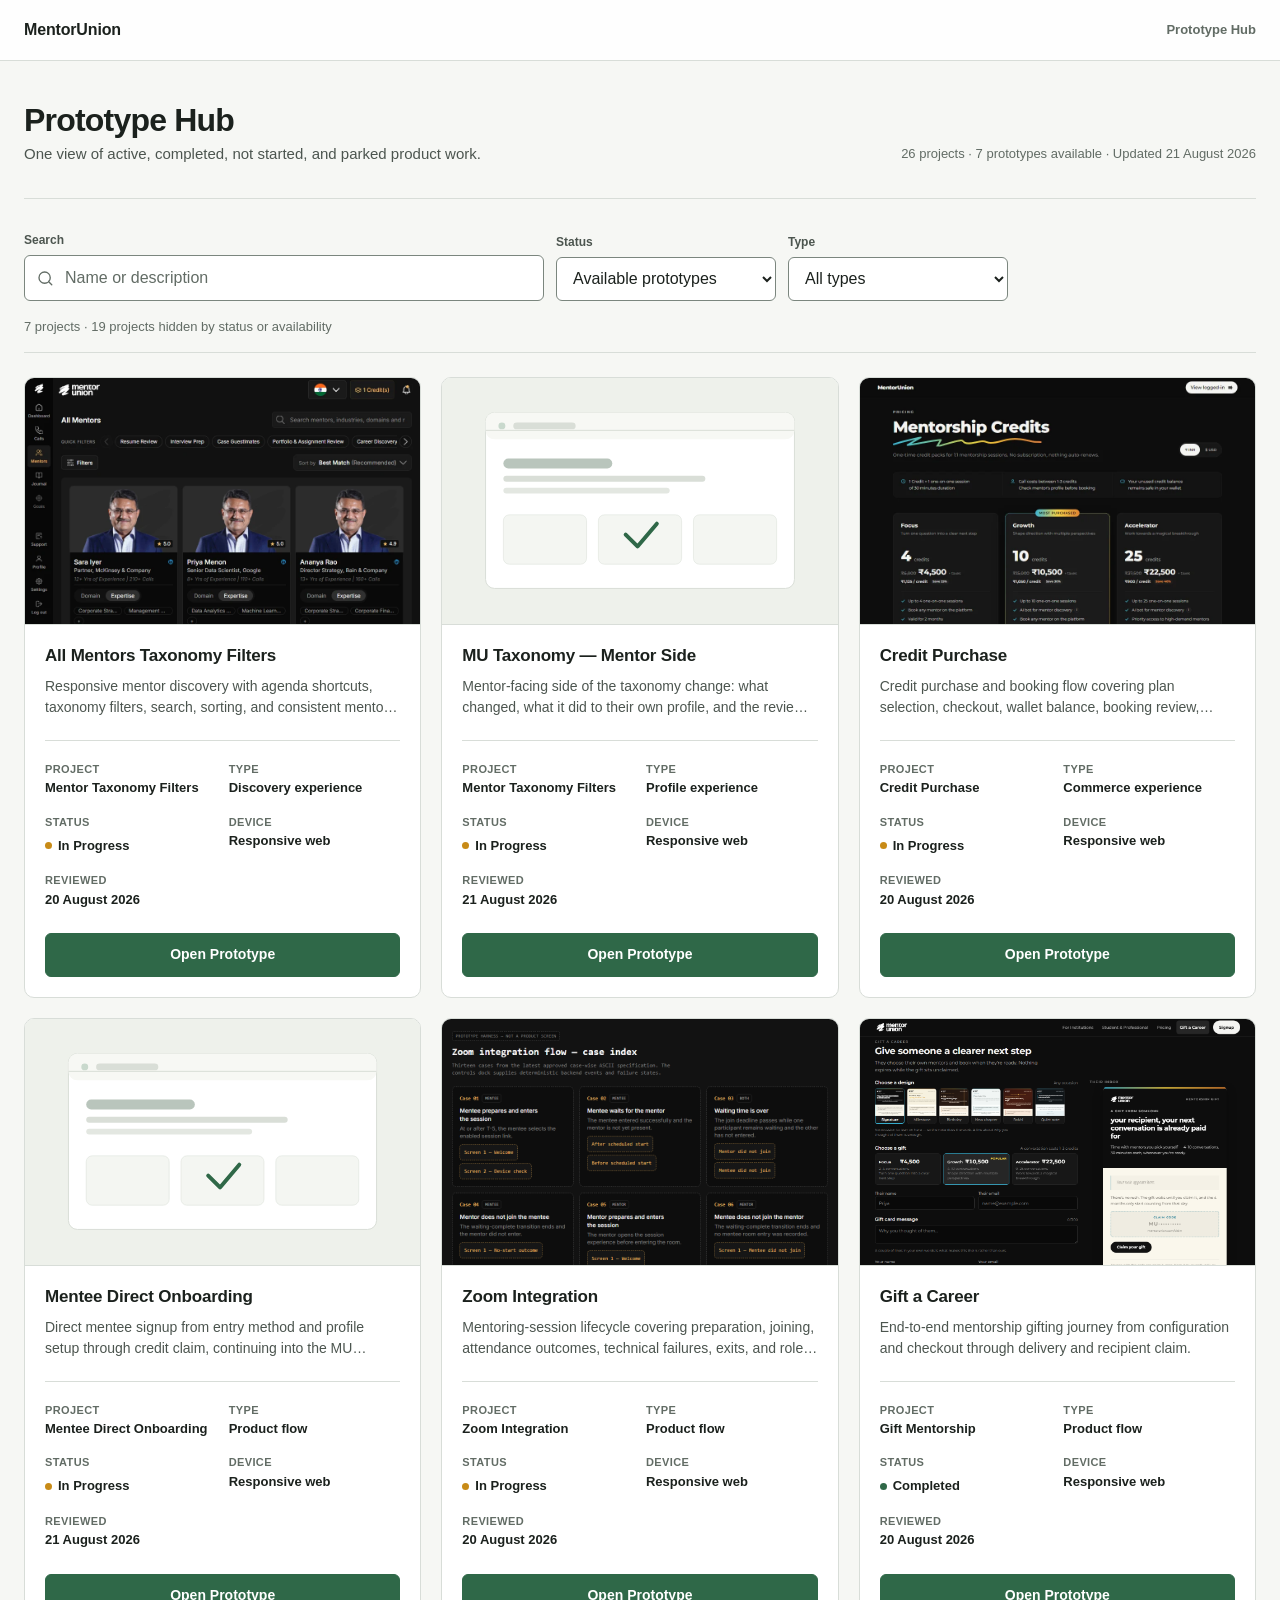
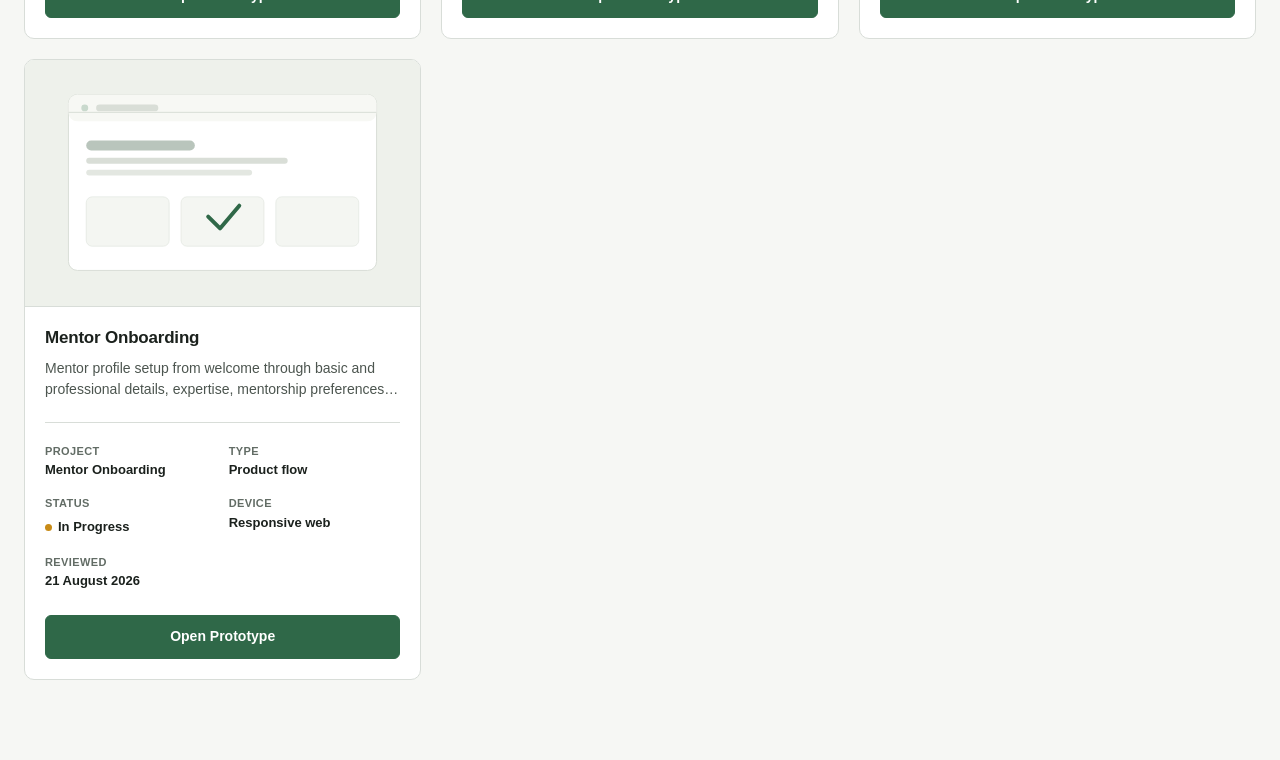
<file: index.html>
<!doctype html>
<html lang="en">
<head>
  <meta charset="utf-8">
  <meta name="viewport" content="width=device-width, initial-scale=1">
  <meta name="description" content="Central directory of MentorUnion product projects and their current prototype status.">
  <meta name="color-scheme" content="light">
  <title>Prototype Hub</title>
  <link rel="icon" href="assets/icons/hub-mark.svg" type="image/svg+xml">
  <link rel="stylesheet" href="assets/shared/styles.css">
  <script src="assets/shared/app.js" defer></script>
</head>
<body>
  <a class="skip-link" href="#prototype-directory">Skip to prototype directory</a>

  <header class="site-header">
    <div class="container header-inner">
      <a class="brand" href="./">MentorUnion</a>
      <span class="header-label">Prototype Hub</span>
    </div>
  </header>

  <main class="container">
    <header class="page-header" aria-labelledby="page-title">
      <div>
        <h1 id="page-title">Prototype Hub</h1>
        <p>One view of active, completed, not started, and parked product work.</p>
      </div>
      <p class="directory-summary" id="directory-summary">Loading projects&hellip;</p>
    </header>

    <section class="directory" id="prototype-directory" aria-labelledby="directory-title">
      <h2 class="visually-hidden" id="directory-title">Product projects</h2>

      <form class="filters" id="filters" role="search" aria-label="Search and filter projects">
        <div class="filter-field search-field">
          <label for="prototype-search">Search</label>
          <div class="search-control">
            <svg aria-hidden="true" viewBox="0 0 24 24" width="18" height="18">
              <path d="m21 21-4.4-4.4m2.4-5.1a7.5 7.5 0 1 1-15 0 7.5 7.5 0 0 1 15 0Z" fill="none" stroke="currentColor" stroke-linecap="round" stroke-width="1.8"/>
            </svg>
            <input id="prototype-search" name="search" type="search" placeholder="Name or description" autocomplete="off">
          </div>
        </div>

        <div class="filter-field">
          <label for="status-filter">Status</label>
          <select id="status-filter" name="status">
            <option value="default">Available prototypes</option>
            <option value="all">All statuses</option>
            <option value="in-progress">In Progress</option>
            <option value="completed">Completed</option>
            <option value="not-started">Not Started</option>
            <option value="parked">Parked or unavailable</option>
          </select>
        </div>

        <div class="filter-field" id="type-filter-field" hidden>
          <label for="type-filter">Type</label>
          <select id="type-filter" name="type" disabled>
            <option value="">All types</option>
          </select>
        </div>

        <button class="reset-button" id="clear-filters" type="reset" disabled hidden>Reset</button>
      </form>

      <div class="result-row">
        <p class="result-count" id="result-count" aria-live="polite">Loading projects&hellip;</p>
      </div>

      <div class="prototype-grid" id="prototype-grid" aria-busy="true"></div>

      <div class="empty-state" id="empty-state" hidden>
        <h3 id="empty-title">No projects</h3>
        <p id="empty-description">Projects will appear here when they match the selected status and filters.</p>
      </div>

      <noscript>
        <div class="empty-state noscript-state">
          <h3>JavaScript is required</h3>
          <p>Enable JavaScript to load the prototype directory.</p>
        </div>
      </noscript>
    </section>
  </main>
</body>
</html>
</file>
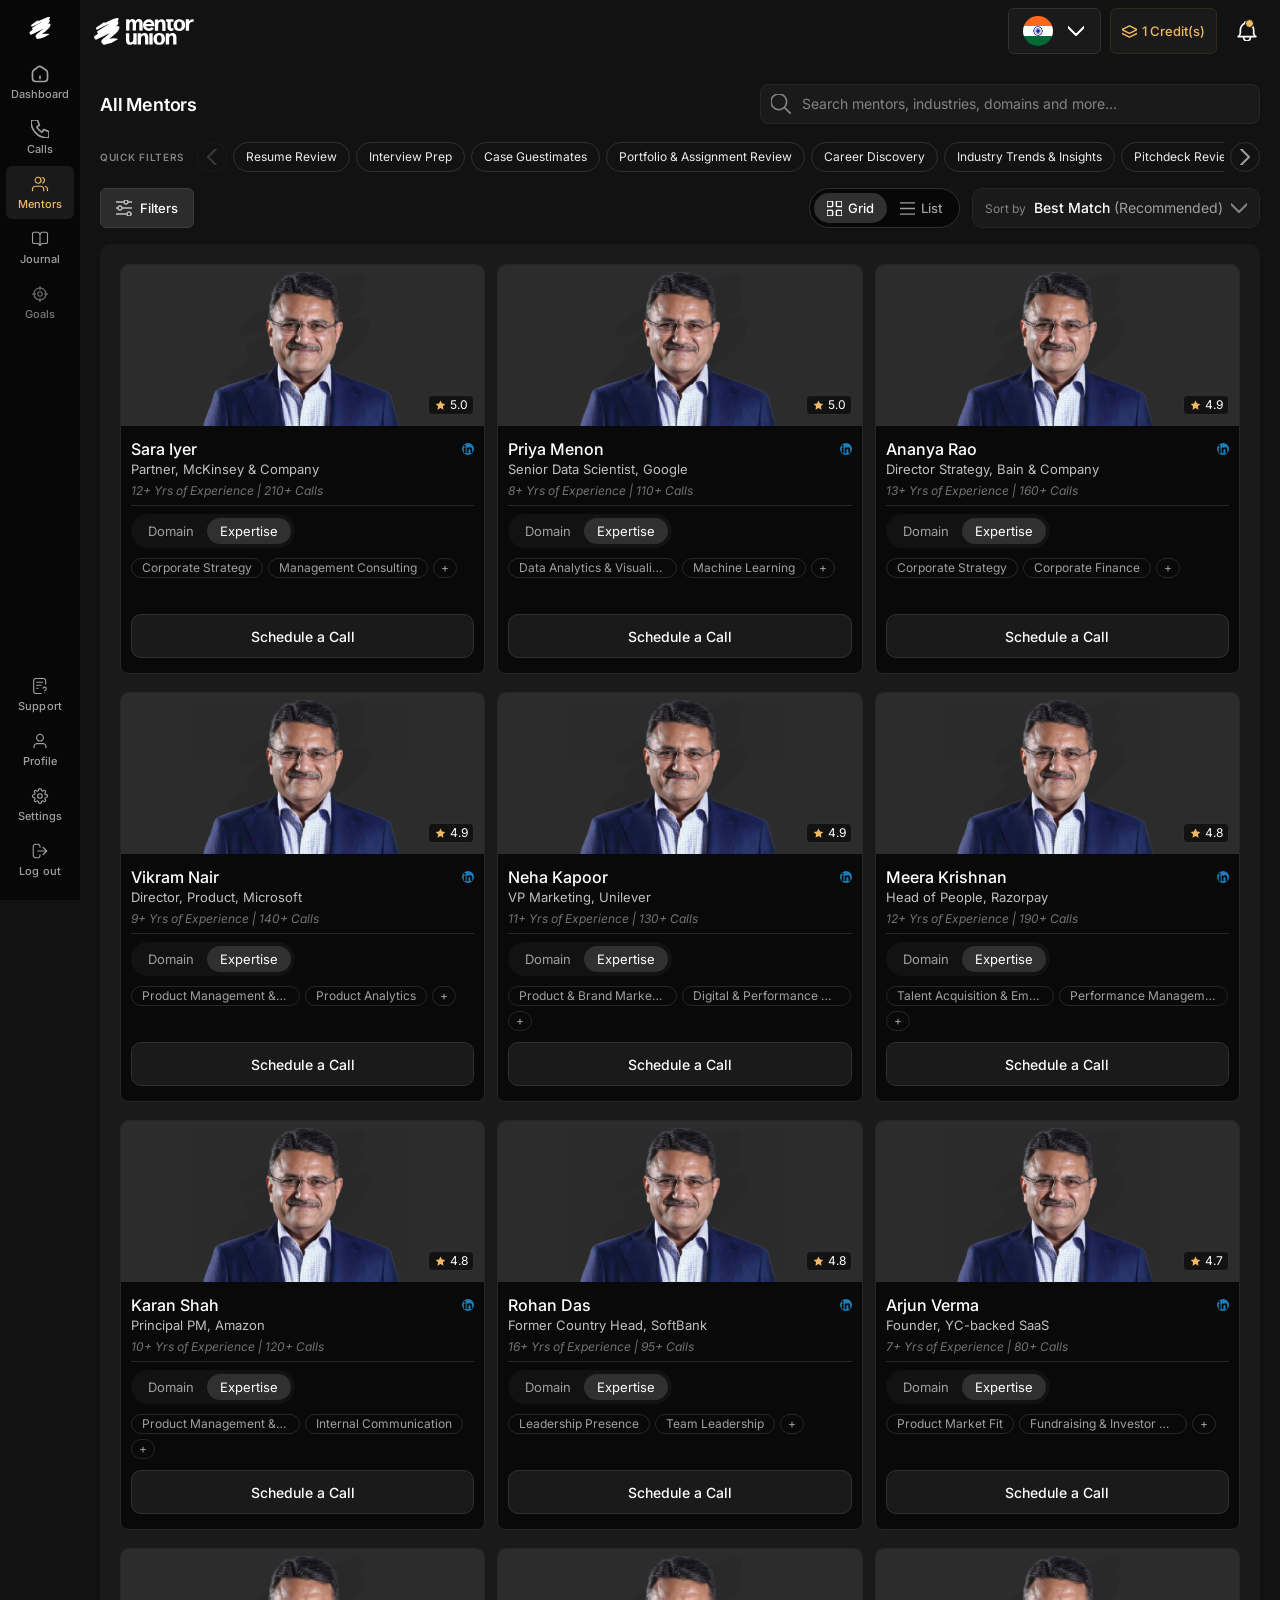
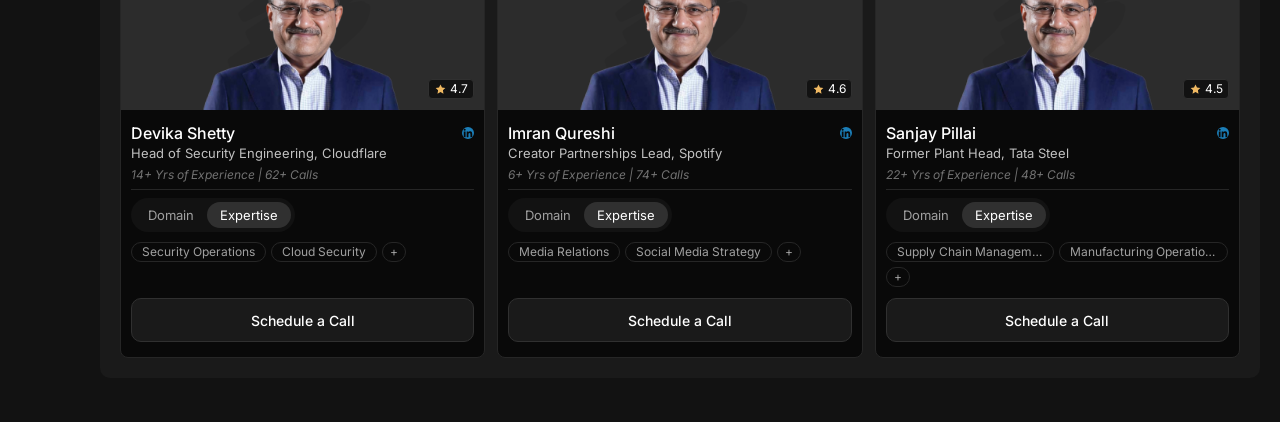
<file: prototypes/all-mentors-taxonomy-filters/index.html>
<!doctype html>
<html lang="en">
<head>
  <meta charset="utf-8">
  <meta name="viewport" content="width=device-width, initial-scale=1">
  <meta name="color-scheme" content="dark">
  <meta name="robots" content="noindex, nofollow">
  <meta name="description" content="All Mentors — mentor discovery filtered by session agenda, industry, functional domain and expertise, built on the proposed MentorUnion taxonomy.">
  <title>All Mentors · MentorUnion</title>
  <link rel="preconnect" href="https://fonts.googleapis.com">
  <link rel="preconnect" href="https://fonts.gstatic.com" crossorigin>
  <link rel="stylesheet" href="styles.css">
  <!-- Classic scripts, not modules: a page opened from the file system has
       origin `null`, and module scripts are blocked by CORS there. `defer`
       keeps them in document order and runs them after parsing.
       mentors-varied.js provides the twelve illustrative mentor records used
       to review the discovery and filtering experience. -->
  <script src="icons.js" defer></script>
  <script src="taxonomy.js" defer></script>
  <script src="mentors-varied.js" defer></script>
  <script src="app.js" defer></script>
</head>
<body>
  <a class="skip-link" href="#results">Skip to mentor results</a>

  <!-- Compact navigation rail: icon over label, permanently visible, no drawer.
       Below 768px it is replaced by the bottom tab bar at the end of the page.
       Only "Mentors" resolves to a page in this prototype; the rest are the
       platform's other sections, kept so the frame reads true. -->
  <nav class="rail" id="rail" aria-label="Platform sections">
    <span class="rail__mark" aria-hidden="true"></span>
    <div class="rail__group" id="rail-main"></div>
    <div class="rail__group rail__group--foot" id="rail-foot"></div>
  </nav>

  <div class="shell">
    <header class="topbar">
      <img class="topbar__logo" src="assets/logo-on-dark.svg" alt="MentorUnion" width="100" height="27">

      <div class="topbar__actions">
        <button class="chip-control" type="button" aria-label="Region: India">
          <img class="chip-control__flag" src="assets/flag-in.png" alt="" width="30" height="30">
          <span data-icon="chevron-down" data-size="16"></span>
        </button>

        <button class="chip-control chip-control--credits" type="button">
          <span data-icon="stack" data-size="15"></span>
          <span><span id="credit-count">1</span> Credit(s)</span>
        </button>

        <button class="topbar__bell" type="button" aria-label="Notifications" data-icon="bell" data-size="20"></button>
      </div>
    </header>

    <main class="page">
      <div class="page__head">
        <h1 class="page__title">All Mentors</h1>

        <div class="search" id="search" role="search">
          <span data-icon="search" data-size="20"></span>
          <label class="sr-only" for="search-input">Search mentors</label>
          <input id="search-input" type="search" autocomplete="off" spellcheck="false"
                 enterkeyhint="search" aria-controls="grid"
                 placeholder="Search mentors, industries, domains and more...">
          <button class="search__clear" type="button" aria-label="Clear search" data-icon="x" data-size="16"></button>
        </div>
      </div>

      <!-- Agendas — the quick-selection layer. All thirteen values stay in one
           horizontally scrollable row. -->
      <section class="quick" aria-labelledby="quick-title">
        <h2 class="quick__title" id="quick-title">Quick filters</h2>
        <div class="quick__viewport">
          <button class="quick__nav quick__nav--prev" type="button" aria-label="Previous quick filters"
                  data-agenda-scroll="-1" disabled>
            <span data-icon="chevron-down" data-size="16"></span>
          </button>
          <div class="quick__list" id="agenda-list" role="group" aria-labelledby="quick-title" tabindex="0"></div>
          <button class="quick__nav quick__nav--next" type="button" aria-label="Next quick filters"
                  data-agenda-scroll="1" disabled>
            <span data-icon="chevron-down" data-size="16"></span>
          </button>
        </div>
      </section>

      <!-- Results controls. Left: which mentors are in the set. Right: how that
           same set is presented — view first, then order. All three controls
           share the 40px height the search field and the schema Dropdown use. -->
      <div class="toolbar">
        <button class="toolbar__filters" type="button" data-sheet-open
                aria-haspopup="dialog" aria-expanded="false" aria-controls="filter-sheet">
          <span data-icon="adjustments-horizontal" data-size="16"></span>
          <span>Filters</span>
          <span class="toolbar__badge" id="filters-badge" hidden></span>
        </button>

        <!-- Grid/List. Same aria-pressed segmented pattern as the per-card
             Domain/Expertise toggle, sized for the toolbar. -->
        <div class="toolbar__views" id="toolbar-views" role="group" aria-label="Result layout"></div>

        <div class="toolbar__sort" id="toolbar-sort"></div>
      </div>

      <!-- The active taxonomy path, shown as a funnel rather than loose chips. -->
      <div class="funnel" id="funnel" aria-live="polite"></div>

      <section class="results" id="results" aria-label="Mentors" tabindex="-1">
        <div class="grid" id="grid"></div>
      </section>
    </main>
  </div>

  <!-- Mobile navigation: the same destinations as the rail, as a bottom tab bar.
       The four sections a mentee moves between, plus everything else under More. -->
  <nav class="tabbar" id="tabbar" aria-label="Platform sections"></nav>

  <dialog class="msheet" id="more-nav" aria-label="More sections">
    <div class="msheet__head">
      <h2>More</h2>
      <button class="msheet__close" type="button" aria-label="Close" data-icon="x" data-size="20" data-more-nav-close></button>
    </div>
    <div class="msheet__body" id="more-nav-body"></div>
  </dialog>

  <!-- Advanced filters. A persistent split-panel workspace on laptop and
       desktop, with the same primary categories in a sticky strip on mobile. -->
  <dialog class="fsheet" id="filter-sheet" aria-labelledby="fsheet-title">
    <div class="fsheet__head">
      <h2 id="fsheet-title">Filters</h2>
      <button class="fsheet__reset" type="button" data-clear-all>Reset all</button>
      <button class="fsheet__close" type="button" aria-label="Close filters" data-icon="x" data-size="20" data-sheet-close></button>
    </div>
    <div class="fsheet__main">
      <nav class="fsheet__stages" id="fsheet-stages" role="tablist" aria-label="Filter categories"></nav>
      <section class="fsheet__workspace" id="fsheet-workspace">
        <div class="fsheet__body" id="fsheet-body" role="tabpanel"></div>
      </section>
    </div>
    <div class="fsheet__foot">
      <button class="fsheet__clear" type="button" data-clear-all>Clear all</button>
      <button class="fsheet__done" type="button" data-sheet-close>Show mentors</button>
    </div>
  </dialog>

  <dialog class="sheet" id="booking">
    <div class="sheet__head">
      <div>
        <h2 id="booking-name">Schedule a Call</h2>
        <p id="booking-role"></p>
      </div>
      <button class="sheet__close" type="button" aria-label="Close" data-icon="x" data-size="20" data-close></button>
    </div>
    <div class="sheet__body">
      <dl>
        <dt>Next available</dt><dd id="booking-slot"></dd>
        <dt>Time zone</dt><dd id="booking-tz"></dd>
        <dt>Session cost</dt><dd id="booking-cost"></dd>
      </dl>
      <button class="sheet__cta" type="button" id="booking-confirm">Confirm and use 1 credit</button>
    </div>
  </dialog>
</body>
</html>
</file>
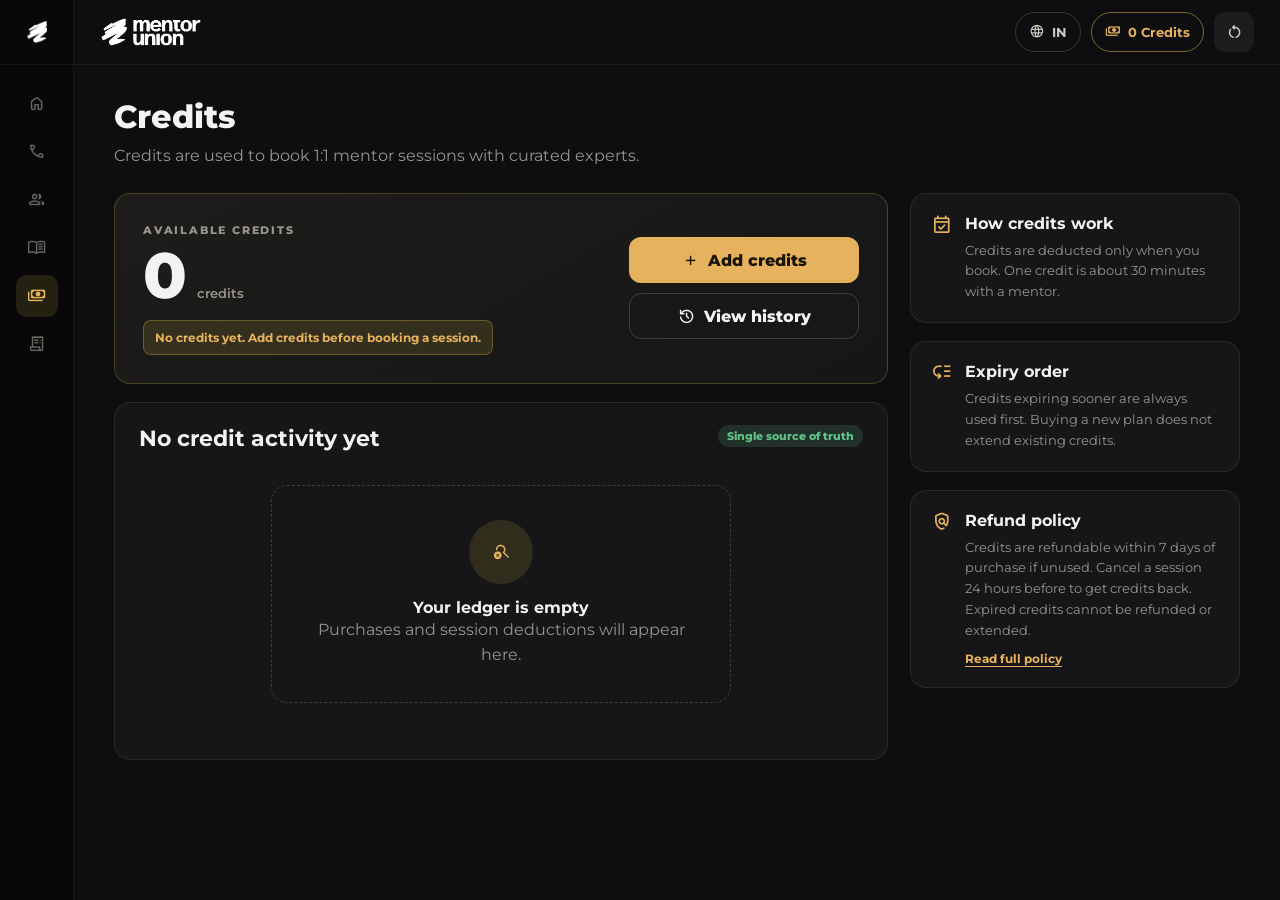
<file: prototypes/credit-purchase/index.html>
<!doctype html>
<html lang="en">
  <head>
    <meta charset="UTF-8" />
    <meta name="viewport" content="width=device-width, initial-scale=1.0" />
    <meta name="theme-color" content="#0e0e10" />
    <title>MentorUnion Credits</title>
    <link rel="preconnect" href="https://fonts.googleapis.com" />
    <link rel="preconnect" href="https://fonts.gstatic.com" crossorigin />
    <link href="https://fonts.googleapis.com/css2?family=Montserrat:wght@400;500;600;700;800&display=swap" rel="stylesheet" />
    <link href="https://fonts.googleapis.com/css2?family=Material+Symbols+Rounded:opsz,wght,FILL,GRAD@24,400,0,0" rel="stylesheet" />
    <script type="module" crossorigin src="./assets/index-DpWm2XfJ.js"></script>
    <link rel="stylesheet" crossorigin href="./assets/index-m4y-vYS7.css">
  </head>
  <body>
    <div id="root"></div>
  </body>
</html>
</file>
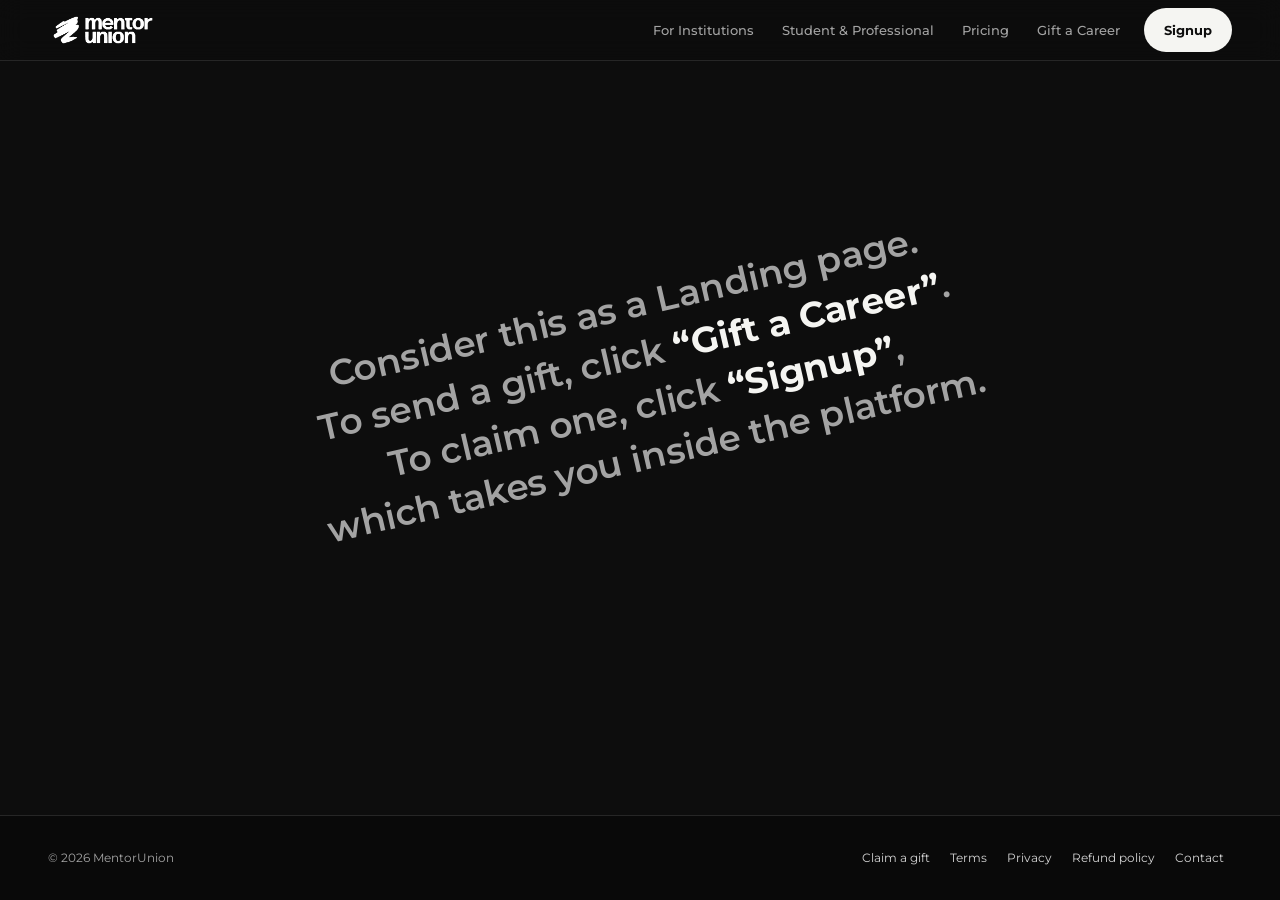
<file: prototypes/gift-mentorship/index.html>
<!doctype html>
<html lang="en">
<head>
  <meta charset="utf-8">
  <meta name="viewport" content="width=device-width, initial-scale=1, viewport-fit=cover">
  <meta name="color-scheme" content="dark">
  <meta name="robots" content="noindex, nofollow">
  <meta name="description" content="Gift a Career - give someone time with mentors who have already made the move they are making. Choose a gift, personalise it, and schedule when it arrives.">
  <title>Gift a Career · MentorUnion</title>
  <link rel="preconnect" href="https://fonts.googleapis.com">
  <link rel="preconnect" href="https://fonts.gstatic.com" crossorigin>
  <link href="https://fonts.googleapis.com/css2?family=Montserrat:wght@400;500;600;700;800&amp;display=swap" rel="stylesheet">
  <link rel="stylesheet" href="styles.css">
  <script src="app.js" defer></script>
</head>
<body id="top">
  <a class="skip-link" href="#main-content">Skip to main content</a>

  <header class="site-header">
    <!-- The collapsed state is the stylesheet's default below 64rem; JS only ever
         sets data-menu="open". The menu is therefore shut on mobile and tablet
         before app.js runs, and stays shut if it never does. -->
    <div class="nav-inner" data-menu="closed">
      <a class="brand" href="#/" aria-label="MentorUnion home">
        <img src="assets/logos/mentor-union-logo.png"
             width="376" height="111" alt="">
      </a>

      <button class="menu-toggle" type="button" aria-expanded="false" aria-controls="primary-nav"
              aria-label="Open menu" data-action="toggle-menu">
        <span class="menu-toggle__bars" aria-hidden="true"></span>
      </button>

      <nav class="nav-links" id="primary-nav" aria-label="Primary navigation">
        <a class="nav-link" href="#/" data-nav="institutions" data-inert-nav>For Institutions</a>
        <a class="nav-link" href="#/" data-nav="individuals" data-inert-nav>Student &amp; Professional</a>
        <a class="nav-link" href="#/" data-nav="pricing" data-inert-nav>Pricing</a>
        <a class="nav-link" href="#/gift" data-nav="gift">Gift a Career</a>
        <!-- The way into the signed-in platform. Sign-up itself is out of scope,
             so this stands in for it: pressing it puts you inside the product,
             which is where a gift is claimed. -->
        <a class="nav-cta" href="#/app" data-nav="signup">Signup</a>
      </nav>
    </div>
  </header>

  <main class="page-main" id="main-content" tabindex="-1">
    <!-- The signed-in platform shell. Structure is the All Mentors dashboard
         from live/mentee-direct-onboarding/prototype: a fixed icon rail, then
         a main column whose topbar carries the page title on the left and its
         actions on the right. It is static markup, not re-rendered per route,
         so "Claim your Gift" is genuinely persistent across every platform
         page rather than belonging to one of them.

         app.js moves #app into .plat-view on platform routes and back into
         this main element on website routes, so there is still exactly one
         mount point and one of the two shells is ever on screen. -->
    <div class="plat-shell" id="plat-shell" hidden>
      <nav class="plat-rail" aria-label="Platform sections">
        <a class="plat-rail__ico" href="#/" aria-label="Home">
          <span class="plat-rail__tile">
            <svg width="21" height="21" viewBox="0 0 24 24" fill="none" stroke="currentColor"
                 stroke-width="2" stroke-linecap="round" stroke-linejoin="round" aria-hidden="true">
              <path d="M3 10.2 12 3l9 7.2V20a1 1 0 0 1-1 1h-5v-6H9v6H4a1 1 0 0 1-1-1Z"/>
            </svg>
          </span>
        </a>
        <button class="plat-rail__ico" type="button" data-inert-nav aria-label="Sessions">
          <span class="plat-rail__tile">
            <svg width="21" height="21" viewBox="0 0 24 24" fill="none" stroke="currentColor"
                 stroke-width="2" stroke-linecap="round" stroke-linejoin="round" aria-hidden="true">
              <path d="M15.5 10.5 21 7v10l-5.5-3.5Z"/><rect x="3" y="6" width="12.5" height="12" rx="2"/>
            </svg>
          </span>
        </button>
        <a class="plat-rail__ico" href="#/app" data-app-nav="app" aria-label="All mentors">
          <span class="plat-rail__tile">
            <svg width="21" height="21" viewBox="0 0 24 24" fill="none" stroke="currentColor"
                 stroke-width="2" stroke-linecap="round" stroke-linejoin="round" aria-hidden="true">
              <circle cx="9" cy="8" r="3.4"/><path d="M2.6 20a6.4 6.4 0 0 1 12.8 0"/>
              <path d="M16.4 5.2a3.4 3.4 0 0 1 0 5.6M18 14.4A6.4 6.4 0 0 1 21.4 20"/>
            </svg>
          </span>
        </a>
        <a class="plat-rail__ico" href="#/app/credits" data-app-nav="app/credits" aria-label="Your credits">
          <span class="plat-rail__tile">
            <svg width="21" height="21" viewBox="0 0 24 24" fill="none" stroke="currentColor"
                 stroke-width="2" stroke-linecap="round" stroke-linejoin="round" aria-hidden="true">
              <ellipse cx="12" cy="6.2" rx="8" ry="3.2"/><path d="M4 6.2v11.6c0 1.77 3.58 3.2 8 3.2s8-1.43 8-3.2V6.2"/>
              <path d="M4 12c0 1.77 3.58 3.2 8 3.2s8-1.43 8-3.2"/>
            </svg>
          </span>
        </a>
        <button class="plat-rail__ico" type="button" data-inert-nav aria-label="Orders">
          <span class="plat-rail__tile">
            <svg width="21" height="21" viewBox="0 0 24 24" fill="none" stroke="currentColor"
                 stroke-width="2" stroke-linecap="round" stroke-linejoin="round" aria-hidden="true">
              <path d="M5 3.5h14v17l-2.3-1.6-2.35 1.6L12 19l-2.35 1.5L7.3 18.9 5 20.5Z"/>
              <path d="M9 8.5h6M9 12.5h6"/>
            </svg>
          </span>
        </button>
      </nav>

      <div class="plat-main">
        <div class="plat-topbar">
          <h1 class="plat-topbar__title" id="plat-page-title" tabindex="-1">All Mentors</h1>

          <div class="plat-topbar__actions">
          <!-- Search belongs to the mentor listing, so CSS shows it only on that
               route. It is chrome, not a built control: like every other
               out-of-scope destination in this build it says so when pressed,
               rather than sitting there as a dead field. -->
          <button class="plat-search" type="button" data-inert-nav>
            <svg width="18" height="18" viewBox="0 0 24 24" fill="none" stroke="currentColor"
                 stroke-width="2" stroke-linecap="round" stroke-linejoin="round" aria-hidden="true">
              <circle cx="10.5" cy="10.5" r="6.5"/><path d="m20 20-4.9-4.9"/>
            </svg>
            <span>Search mentors, industries, domains and more…</span>
          </button>

          <!-- The surface's single amber action, at the right-hand end of the
               dashboard topbar. Nothing else here carries fill.

               The mark is this build's own rakhi rosette - the same eight-petal
               form the Rakhi gift design draws across its hero - reduced to an
               icon and inheriting the button's own colour. It is the occasion
               reference: no extra hue, no illustration, no banner. It settles
               into place once on load and turns by exactly one petal on hover,
               which is a visible movement that leaves the form unchanged. -->
          <a class="plat-claim" href="#/app/claim" data-app-nav="app/claim">
            <svg class="plat-claim__mark" width="19" height="19" viewBox="0 0 24 24"
                 fill="none" stroke="currentColor" stroke-linecap="round" aria-hidden="true">
              <path d="M1.4 12c2.6-3.4 4.6 3 7.2-.4" stroke-width="1.5" opacity=".75"/>
              <path d="M22.6 12c-2.6-3.4-4.6 3-7.2-.4" stroke-width="1.5" opacity=".75"/>
              <g transform="translate(12 12)">
                <ellipse rx="2.3" ry="5.4" stroke-width="1.4" opacity=".55"/>
                <ellipse rx="2.3" ry="5.4" stroke-width="1.4" opacity=".55" transform="rotate(60)"/>
                <ellipse rx="2.3" ry="5.4" stroke-width="1.4" opacity=".55" transform="rotate(120)"/>
                <circle r="1.5" fill="currentColor" stroke="none"/>
              </g>
            </svg>
            Claim your Gift
          </a>
          </div>
        </div>

        <div class="plat-view" id="plat-view"></div>
      </div>
    </div>

    <div id="app"></div>
  </main>

  <footer class="site-footer">
    <div class="footer-inner">
      <p class="footer-mark">© 2026 MentorUnion</p>
      <nav class="footer-links" aria-label="Footer">
        <!-- The recipient's entry point: a gift card carries a code, not a link.
             Claiming happens inside the signed-in platform, so this goes there. -->
        <a href="#/app/claim">Claim a gift</a>
        <a href="#/" data-inert-nav>Terms</a>
        <a href="#/" data-inert-nav>Privacy</a>
        <a href="#/" data-inert-nav>Refund policy</a>
        <a href="#/" data-inert-nav>Contact</a>
      </nav>
    </div>
  </footer>

  <div id="live-region" class="sr-only" role="status" aria-live="polite" aria-atomic="true"></div>
  <div id="toast-region" class="toast-region" aria-live="polite" aria-atomic="true"></div>
</body>
</html>
</file>
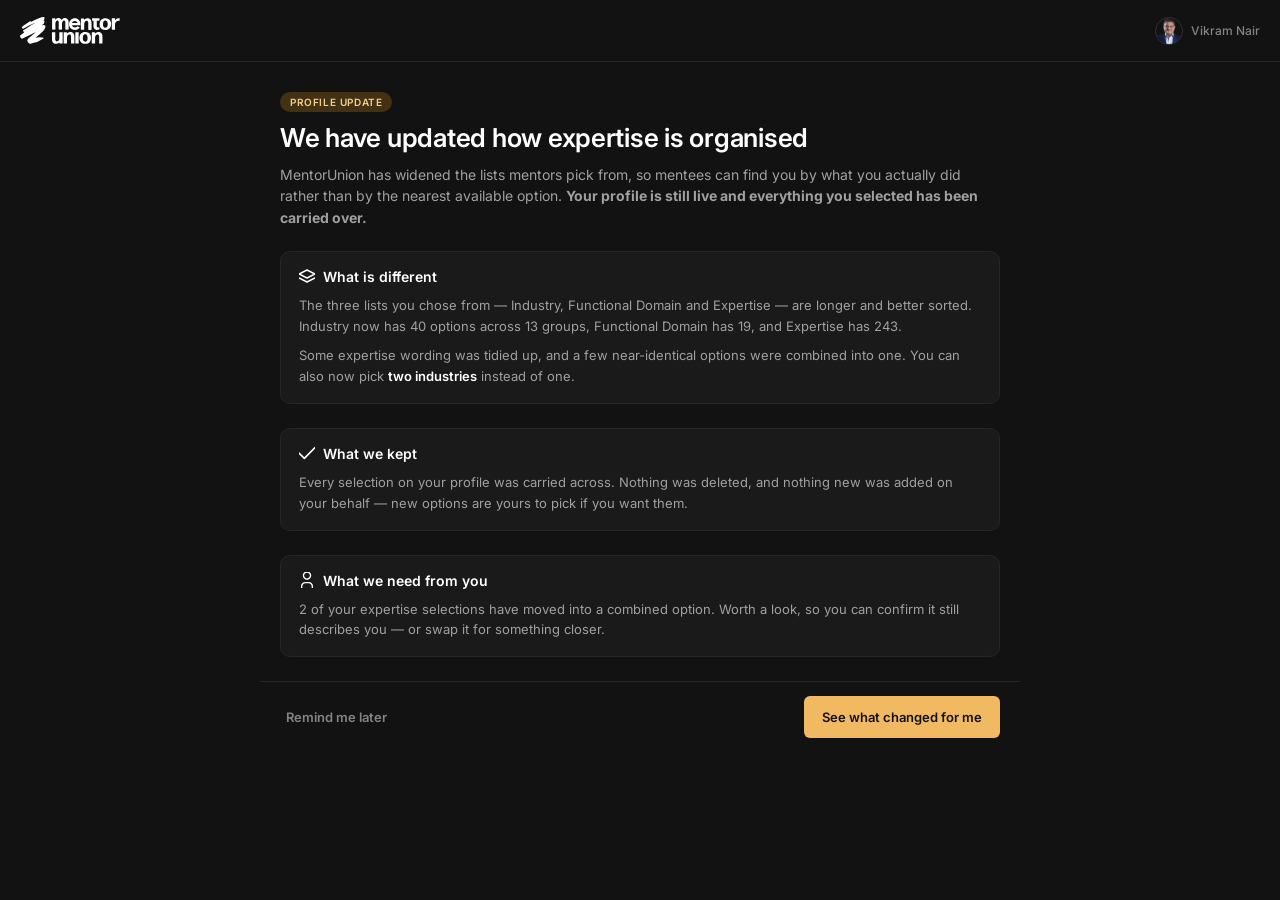
<file: prototypes/mu-taxonomy-mentor/index.html>
<!doctype html>
<html lang="en">
<head>
  <meta charset="utf-8">
  <meta name="viewport" content="width=device-width, initial-scale=1">
  <meta name="color-scheme" content="dark">
  <meta name="robots" content="noindex, nofollow">
  <meta name="description" content="MU Taxonomy — Mentor Side. What the taxonomy change does to a mentor's own profile, and how they review and update it.">
  <title>Your expertise profile · MentorUnion</title>
  <link rel="preconnect" href="https://fonts.googleapis.com">
  <link rel="preconnect" href="https://fonts.gstatic.com" crossorigin>
  <link rel="stylesheet" href="styles.css">
  <!-- Classic scripts, not modules: a page opened from the file system has
       origin `null`, and module scripts are blocked by CORS there. `defer`
       keeps them in document order and runs them after parsing.

       taxonomy.js and icons.js are byte-for-byte the mentee-side prototype's
       files (live/mu_taxonomy_filters/prototype). The mentor side reads the
       same taxonomy the mentee side filters on; a second copy that could drift
       would be a second taxonomy. -->
  <script src="icons.js" defer></script>
  <script src="taxonomy.js" defer></script>
  <script src="mentor-profile.js" defer></script>
  <script src="app.js" defer></script>
</head>
<body>
  <a class="skip-link" href="#screen">Skip to content</a>

  <header class="topbar">
    <img class="topbar__logo" src="assets/logo-on-dark.svg" alt="MentorUnion" width="100" height="27">
    <div class="topbar__role">
      <img class="topbar__avatar" src="assets/mentor-portrait.png" alt="" width="28" height="28">
      <span id="topbar-name">Mentor</span>
    </div>
  </header>

  <main class="page" id="screen" tabindex="-1"></main>
</body>
</html>
</file>
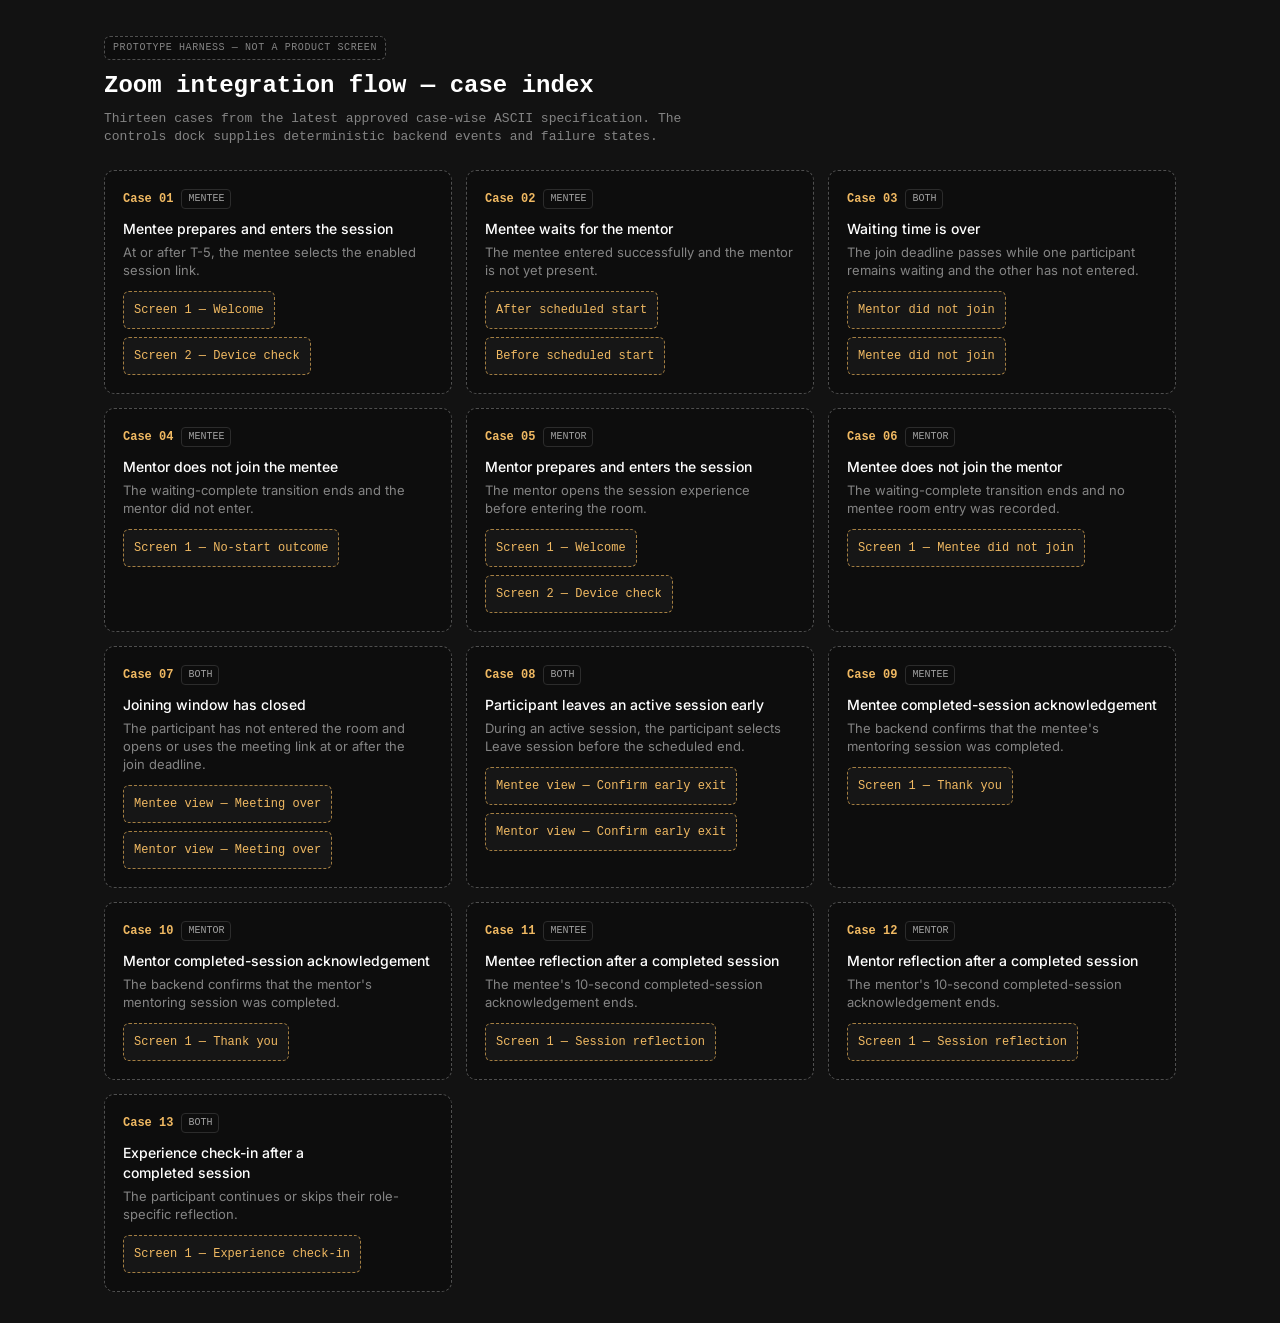
<file: prototypes/zoom-integration-flow/index.html>
<!doctype html>
<html lang="en-GB">
<head>
<meta charset="utf-8">
<meta name="viewport" content="width=device-width, initial-scale=1, viewport-fit=cover">
<meta name="color-scheme" content="dark">
<meta name="robots" content="noindex, nofollow">
<title>Zoom session flow · MentorUnion prototype</title>
<link rel="stylesheet" href="design-system/styles.css">
<link rel="stylesheet" href="styles.css">
<script src="app.js" defer></script>
</head>
<body>
<a class="skip" href="#main">Skip to main content</a>

<header class="appbar" id="appbar" hidden>
  <div class="appbar-inner">
    <a class="appbar-logo" href="#/" aria-label="Return to Zoom integration case screens">
      <img src="assets/logo-on-dark.svg"
           width="219" height="59" alt="Mentor Union">
    </a>
    <span class="appbar-divider" aria-hidden="true"></span>
    <p class="appbar-context" id="appbar-context"></p>
    <div class="appbar-user">
      <span id="appbar-user"></span>
      <span class="appbar-avatar" id="appbar-avatar" aria-hidden="true"></span>
    </div>
  </div>
</header>

<main class="page" id="main" tabindex="-1">
  <div id="view"></div>
</main>

<p id="live" class="sr" role="status" aria-live="polite"></p>

<aside class="dock" id="dock" aria-label="Prototype controls" hidden>
  <div class="head">
    <span class="lbl">Prototype controls</span>
    <button type="button" id="dock-toggle" aria-expanded="true" aria-controls="dock-body">Hide</button>
  </div>
  <div class="body" id="dock-body"></div>
</aside>

<dialog id="dialog"></dialog>
</body>
</html>
</file>
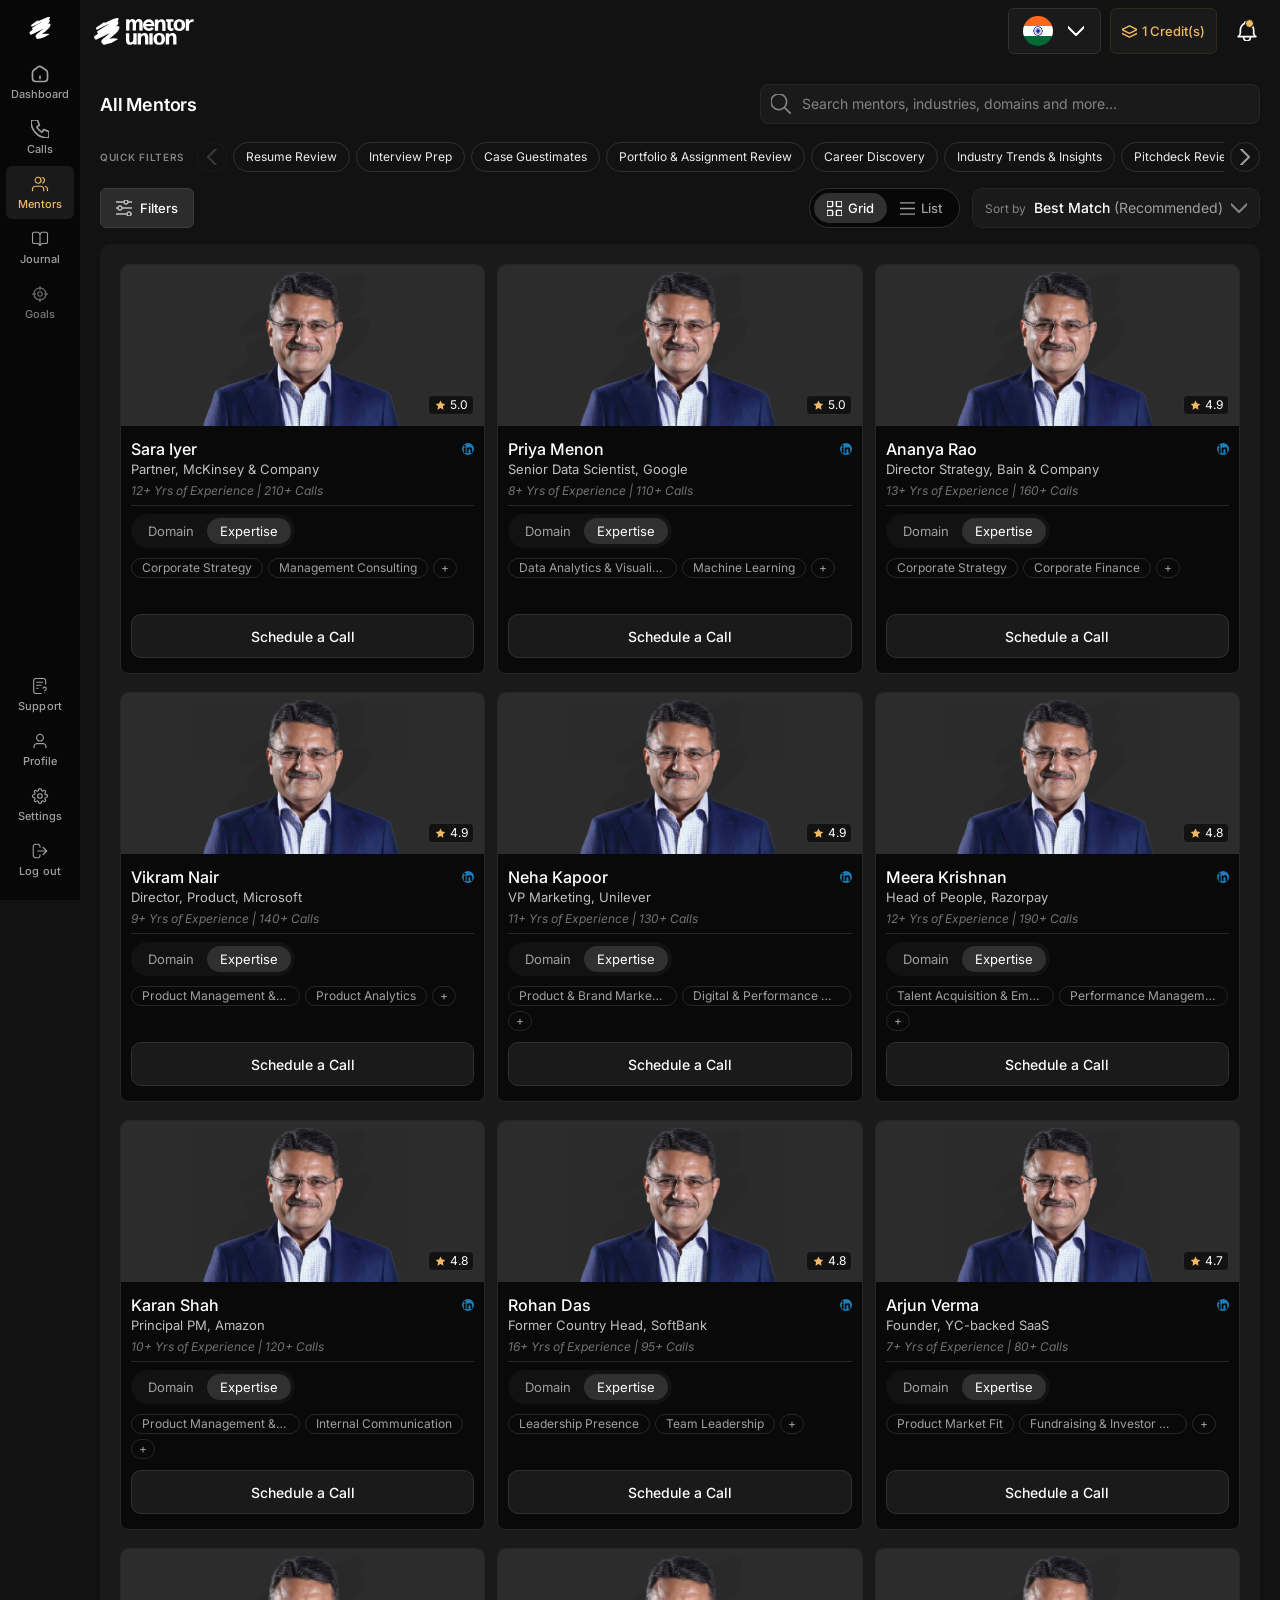
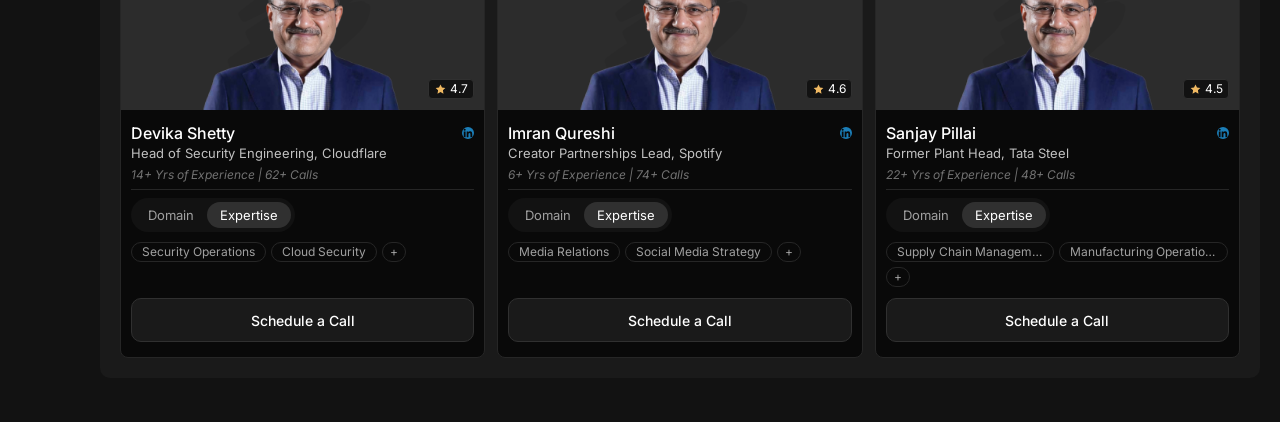
<file: prototypes/mentee-direct-onboarding/all-mentors/index.html>
<!doctype html>
<html lang="en">
<head>
  <meta charset="utf-8">
  <meta name="viewport" content="width=device-width, initial-scale=1">
  <meta name="color-scheme" content="dark">
  <meta name="robots" content="noindex, nofollow">
  <meta name="description" content="All Mentors — mentor discovery filtered by session agenda, industry, functional domain and expertise, built on the proposed MentorUnion taxonomy.">
  <title>All Mentors · MentorUnion</title>
  <link rel="preconnect" href="https://fonts.googleapis.com">
  <link rel="preconnect" href="https://fonts.gstatic.com" crossorigin>
  <link rel="stylesheet" href="styles.css">
  <!-- Classic scripts, not modules: a page opened from the file system has
       origin `null`, and module scripts are blocked by CORS there. `defer`
       keeps them in document order and runs them after parsing.
       mentors-varied.js is the twelve-mentor set the filters are reviewed
       against. Swap it for mentors.js to see the Credits.svg reference frame —
       six identical cards, which the filters can only match all of or none. -->
  <script src="icons.js" defer></script>
  <script src="taxonomy.js" defer></script>
  <script src="mentors-varied.js" defer></script>
  <script src="app.js" defer></script>
  <!-- The only line in this folder that is not the MU Taxonomy mentee-side All
       Mentors prototype verbatim. onboarding-bridge.js adds a strip above the
       screen when it is opened from mentee onboarding, and does nothing at all
       otherwise. It edits no markup, no styles and no filter behaviour below. -->
  <script src="onboarding-bridge.js" defer></script>
</head>
<body>
  <a class="skip-link" href="#results">Skip to mentor results</a>

  <!-- Compact navigation rail: icon over label, permanently visible, no drawer.
       Below 768px it is replaced by the bottom tab bar at the end of the page.
       Only "Mentors" resolves to a page in this prototype; the rest are the
       platform's other sections, kept so the frame reads true. -->
  <nav class="rail" id="rail" aria-label="Platform sections">
    <span class="rail__mark" aria-hidden="true"></span>
    <div class="rail__group" id="rail-main"></div>
    <div class="rail__group rail__group--foot" id="rail-foot"></div>
  </nav>

  <div class="shell">
    <header class="topbar">
      <img class="topbar__logo" src="assets/logo-on-dark.svg" alt="MentorUnion" width="100" height="27">

      <div class="topbar__actions">
        <button class="chip-control" type="button" aria-label="Region: India">
          <img class="chip-control__flag" src="assets/flag-in.png" alt="" width="30" height="30">
          <span data-icon="chevron-down" data-size="16"></span>
        </button>

        <button class="chip-control chip-control--credits" type="button">
          <span data-icon="stack" data-size="15"></span>
          <span><span id="credit-count">1</span> Credit(s)</span>
        </button>

        <button class="topbar__bell" type="button" aria-label="Notifications" data-icon="bell" data-size="20"></button>
      </div>
    </header>

    <main class="page">
      <div class="page__head">
        <h1 class="page__title">All Mentors</h1>

        <div class="search" id="search" role="search">
          <span data-icon="search" data-size="20"></span>
          <label class="sr-only" for="search-input">Search mentors</label>
          <input id="search-input" type="search" autocomplete="off" spellcheck="false"
                 enterkeyhint="search" aria-controls="grid"
                 placeholder="Search mentors, industries, domains and more...">
          <button class="search__clear" type="button" aria-label="Clear search" data-icon="x" data-size="16"></button>
        </div>
      </div>

      <!-- Agendas — the quick-selection layer. All thirteen values from
           ../agends.json stay in one horizontally scrollable row. -->
      <section class="quick" aria-labelledby="quick-title">
        <h2 class="quick__title" id="quick-title">Quick filters</h2>
        <div class="quick__viewport">
          <button class="quick__nav quick__nav--prev" type="button" aria-label="Previous quick filters"
                  data-agenda-scroll="-1" disabled>
            <span data-icon="chevron-down" data-size="16"></span>
          </button>
          <div class="quick__list" id="agenda-list" role="group" aria-labelledby="quick-title" tabindex="0"></div>
          <button class="quick__nav quick__nav--next" type="button" aria-label="Next quick filters"
                  data-agenda-scroll="1" disabled>
            <span data-icon="chevron-down" data-size="16"></span>
          </button>
        </div>
      </section>

      <!-- Results controls. Left: which mentors are in the set. Right: how that
           same set is presented — view first, then order. All three controls
           share the 40px height the search field and the schema Dropdown use. -->
      <div class="toolbar">
        <button class="toolbar__filters" type="button" data-sheet-open
                aria-haspopup="dialog" aria-expanded="false" aria-controls="filter-sheet">
          <span data-icon="adjustments-horizontal" data-size="16"></span>
          <span>Filters</span>
          <span class="toolbar__badge" id="filters-badge" hidden></span>
        </button>

        <!-- Grid/List. Same aria-pressed segmented pattern as the per-card
             Domain/Expertise toggle, sized for the toolbar. -->
        <div class="toolbar__views" id="toolbar-views" role="group" aria-label="Result layout"></div>

        <div class="toolbar__sort" id="toolbar-sort"></div>
      </div>

      <!-- The active taxonomy path, shown as a funnel rather than loose chips. -->
      <div class="funnel" id="funnel" aria-live="polite"></div>

      <section class="results" id="results" aria-label="Mentors" tabindex="-1">
        <div class="grid" id="grid"></div>
      </section>
    </main>
  </div>

  <!-- Mobile navigation: the same destinations as the rail, as a bottom tab bar.
       The four sections a mentee moves between, plus everything else under More. -->
  <nav class="tabbar" id="tabbar" aria-label="Platform sections"></nav>

  <dialog class="msheet" id="more-nav" aria-label="More sections">
    <div class="msheet__head">
      <h2>More</h2>
      <button class="msheet__close" type="button" aria-label="Close" data-icon="x" data-size="20" data-more-nav-close></button>
    </div>
    <div class="msheet__body" id="more-nav-body"></div>
  </dialog>

  <!-- Advanced filters. A persistent split-panel workspace on laptop and
       desktop, with the same primary categories in a sticky strip on mobile. -->
  <dialog class="fsheet" id="filter-sheet" aria-labelledby="fsheet-title">
    <div class="fsheet__head">
      <h2 id="fsheet-title">Filters</h2>
      <button class="fsheet__reset" type="button" data-clear-all>Reset all</button>
      <button class="fsheet__close" type="button" aria-label="Close filters" data-icon="x" data-size="20" data-sheet-close></button>
    </div>
    <div class="fsheet__main">
      <nav class="fsheet__stages" id="fsheet-stages" role="tablist" aria-label="Filter categories"></nav>
      <section class="fsheet__workspace" id="fsheet-workspace">
        <div class="fsheet__body" id="fsheet-body" role="tabpanel"></div>
      </section>
    </div>
    <div class="fsheet__foot">
      <button class="fsheet__clear" type="button" data-clear-all>Clear all</button>
      <button class="fsheet__done" type="button" data-sheet-close>Show mentors</button>
    </div>
  </dialog>

  <dialog class="sheet" id="booking">
    <div class="sheet__head">
      <div>
        <h2 id="booking-name">Schedule a Call</h2>
        <p id="booking-role"></p>
      </div>
      <button class="sheet__close" type="button" aria-label="Close" data-icon="x" data-size="20" data-close></button>
    </div>
    <div class="sheet__body">
      <dl>
        <dt>Next available</dt><dd id="booking-slot"></dd>
        <dt>Time zone</dt><dd id="booking-tz"></dd>
        <dt>Session cost</dt><dd id="booking-cost"></dd>
      </dl>
      <button class="sheet__cta" type="button" id="booking-confirm">Confirm and use 1 credit</button>
    </div>
  </dialog>
</body>
</html>
</file>
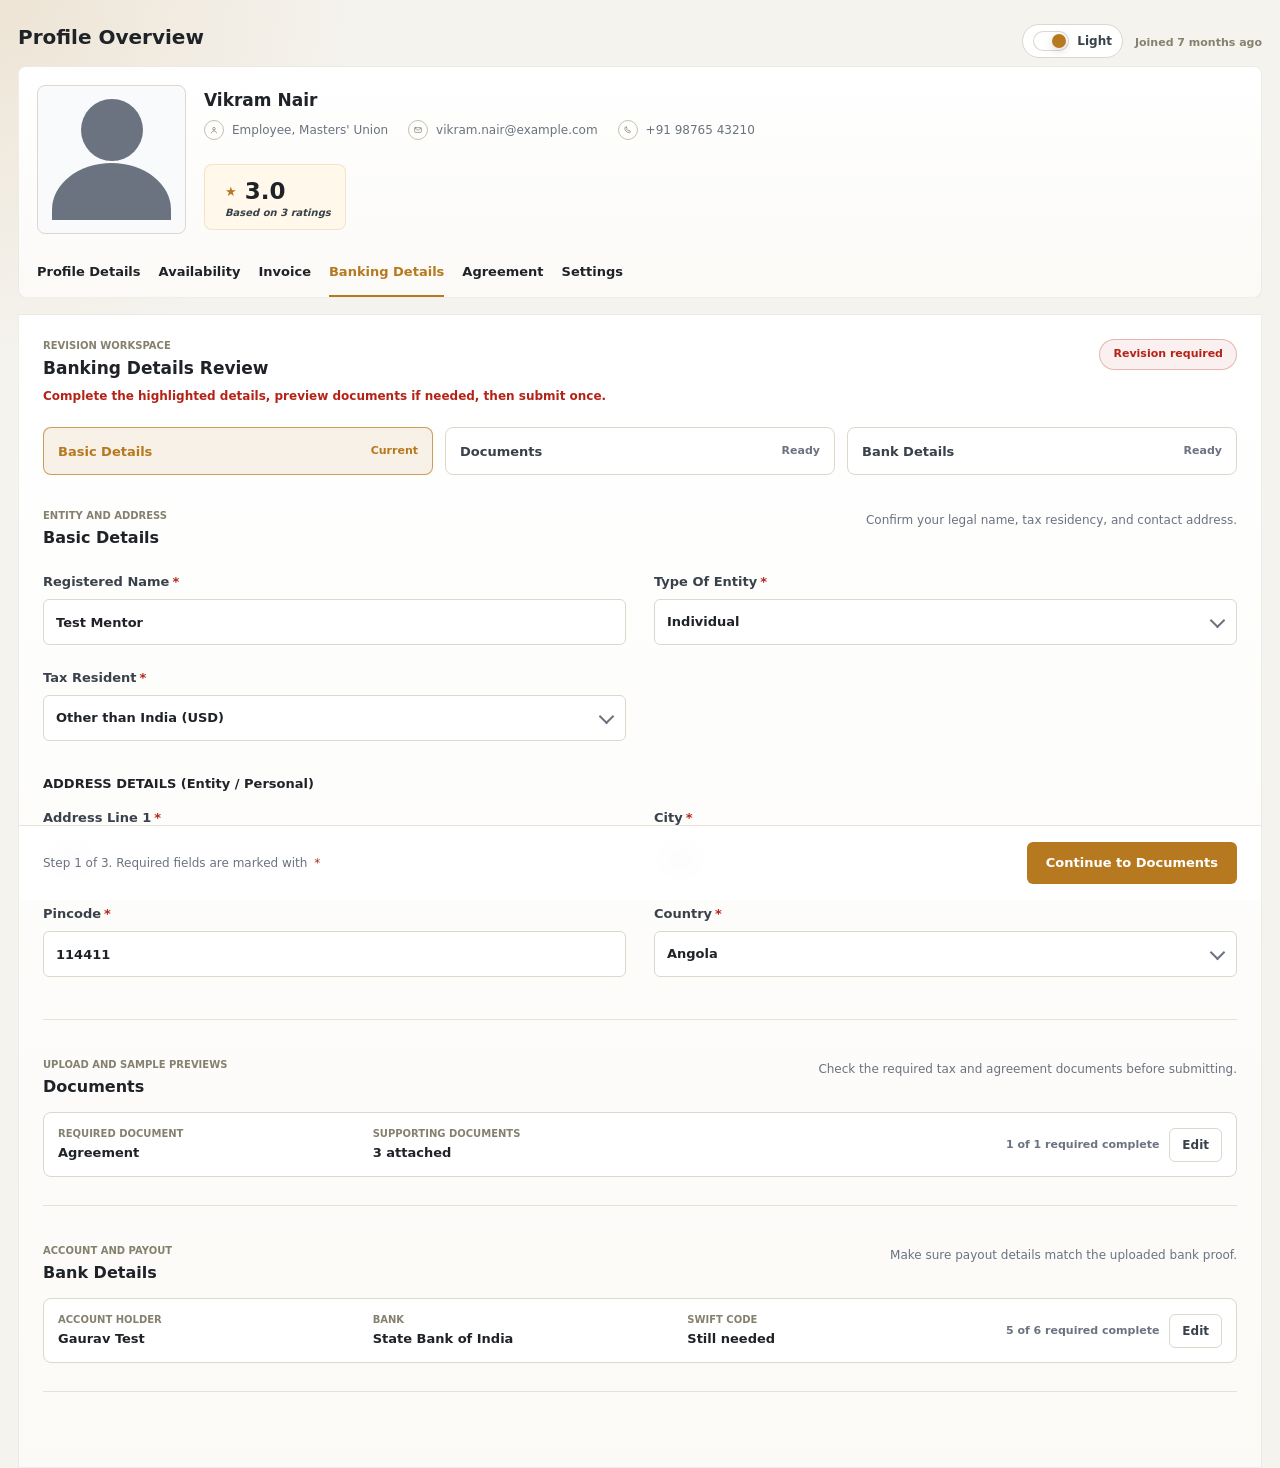
<file: prototypes/mentor-onboarding/banking-details-review/index.html>
<!doctype html>
<html lang="en">
  <head>
    <meta charset="UTF-8" />
    <meta name="viewport" content="width=device-width, initial-scale=1.0" />
    <title>Mentor Profile Overview</title>
    <script>
      (function () {
        try {
          var savedTheme = localStorage.getItem("mentor-profile-theme");
          var systemTheme = window.matchMedia("(prefers-color-scheme: light)").matches ? "light" : "dark";
          document.documentElement.dataset.theme = savedTheme || systemTheme;
        } catch (error) {
          document.documentElement.dataset.theme = "dark";
        }
      })();
    </script>
    <link rel="stylesheet" href="./styles.css" />
  </head>
  <body>
    <main class="page-shell">
      <div class="page-heading">
        <h1>Profile Overview</h1>
        <div class="page-heading-actions">
          <button class="theme-toggle" type="button" data-theme-toggle aria-label="Switch theme" aria-pressed="false">
            <span class="theme-toggle-track" aria-hidden="true">
              <span class="theme-toggle-knob"></span>
            </span>
            <span class="theme-toggle-text" data-theme-toggle-label>Dark</span>
          </button>
          <span>Joined 7 months ago</span>
        </div>
      </div>

      <section class="profile-card" aria-label="Profile summary">
        <div class="profile-summary">
          <div class="avatar-card" aria-hidden="true">
            <div class="avatar-head"></div>
            <div class="avatar-body"></div>
          </div>

          <div class="profile-copy">
            <h2>Vikram Nair</h2>
            <div class="meta-row" aria-label="Profile metadata">
              <span class="meta-item">
                <svg viewBox="0 0 24 24" aria-hidden="true">
                  <path d="M12 12.2a3.2 3.2 0 1 0 0-6.4 3.2 3.2 0 0 0 0 6.4Z" />
                  <path d="M5.7 19.2c.8-3 3.2-4.9 6.3-4.9 3.1 0 5.5 1.9 6.3 4.9" />
                </svg>
                Employee, Masters' Union
              </span>
              <span class="meta-item">
                <svg viewBox="0 0 24 24" aria-hidden="true">
                  <path d="M4.5 7.5 12 12.8l7.5-5.3" />
                  <path d="M5.5 6.3h13c.9 0 1.6.7 1.6 1.6v8.2c0 .9-.7 1.6-1.6 1.6h-13c-.9 0-1.6-.7-1.6-1.6V7.9c0-.9.7-1.6 1.6-1.6Z" />
                </svg>
                vikram.nair@example.com
              </span>
              <span class="meta-item">
                <svg viewBox="0 0 24 24" aria-hidden="true">
                  <path d="M8.1 5.1 10 8.9 8.5 10c.9 1.8 2.3 3.2 4.1 4.1l1.1-1.5 3.8 1.9-.4 2.9c-.1.6-.6 1-1.2 1A11.1 11.1 0 0 1 4.2 6.7c0-.6.4-1.1 1-1.2l2.9-.4Z" />
                </svg>
                +91 98765 43210
              </span>
            </div>

            <div class="rating-card" aria-label="Rating 3.0 based on 3 ratings">
              <div><span class="star">&#9733;</span><strong>3.0</strong></div>
              <em>Based on 3 ratings</em>
            </div>
          </div>
        </div>

        <nav class="profile-tabs" aria-label="Profile sections">
          <button type="button" data-tab="profile">Profile Details</button>
          <button type="button" data-tab="availability">Availability</button>
          <button type="button" data-tab="invoice">Invoice</button>
          <button type="button" class="active" data-tab="banking">Banking Details</button>
          <button type="button" data-tab="agreement">Agreement</button>
          <button type="button" data-tab="settings">Settings</button>
        </nav>
      </section>

      <section class="details-panel" aria-live="polite">
        <div id="screen-root"></div>
      </section>
    </main>

    <script src="./app.js"></script>
  </body>
</html>
</file>
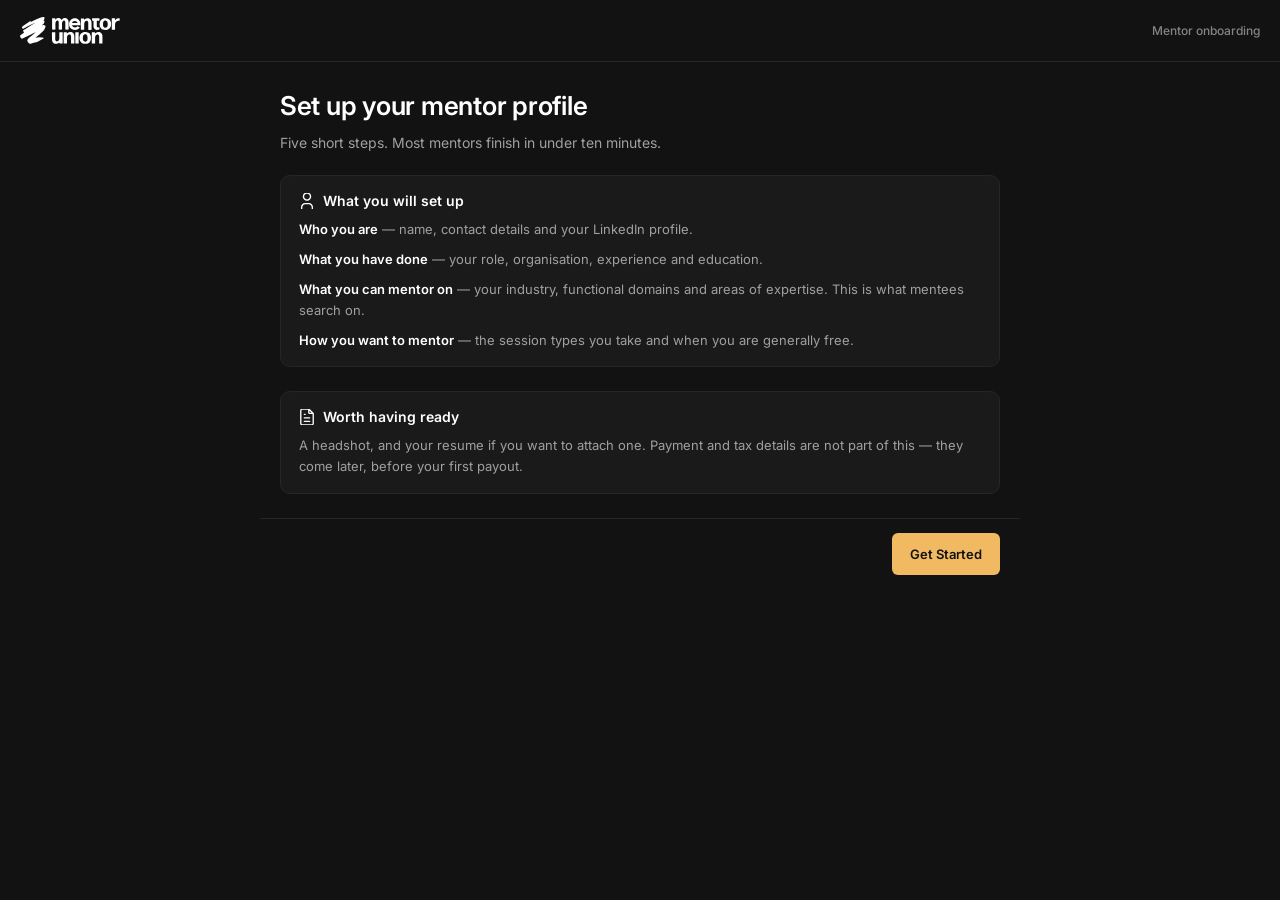
<file: prototypes/mentor-onboarding/onboarding-flow/index.html>
<!doctype html>
<html lang="en">
<head>
  <meta charset="utf-8">
  <meta name="viewport" content="width=device-width, initial-scale=1">
  <meta name="color-scheme" content="dark">
  <meta name="robots" content="noindex, nofollow">
  <meta name="description" content="Mentor Onboarding — a first-pass mentor profile setup journey, from welcome through basic and professional details, expertise, mentorship preferences, review and completion.">
  <title>Mentor Onboarding · MentorUnion</title>
  <link rel="preconnect" href="https://fonts.googleapis.com">
  <link rel="preconnect" href="https://fonts.gstatic.com" crossorigin>
  <link rel="stylesheet" href="styles.css">
  <!-- Classic scripts, not modules: a page opened from the file system has
       origin `null`, and module scripts are blocked by CORS there. `defer`
       keeps them in document order and runs them after parsing.

       taxonomy.js and icons.js are byte-for-byte the mentee-side prototype's
       files (live/mu_taxonomy_filters/prototype). A mentor classifies against
       exactly the taxonomy a mentee filters on; a separate onboarding copy that
       could drift would be a second taxonomy. -->
  <script src="icons.js" defer></script>
  <script src="taxonomy.js" defer></script>
  <script src="app.js" defer></script>
</head>
<body>
  <a class="skip-link" href="#screen">Skip to content</a>

  <header class="topbar">
    <img class="topbar__logo" src="assets/logo-on-dark.svg" alt="MentorUnion" width="100" height="27">
    <div class="topbar__role"><span>Mentor onboarding</span></div>
  </header>

  <main class="page" id="screen" tabindex="-1"></main>
</body>
</html>
</file>
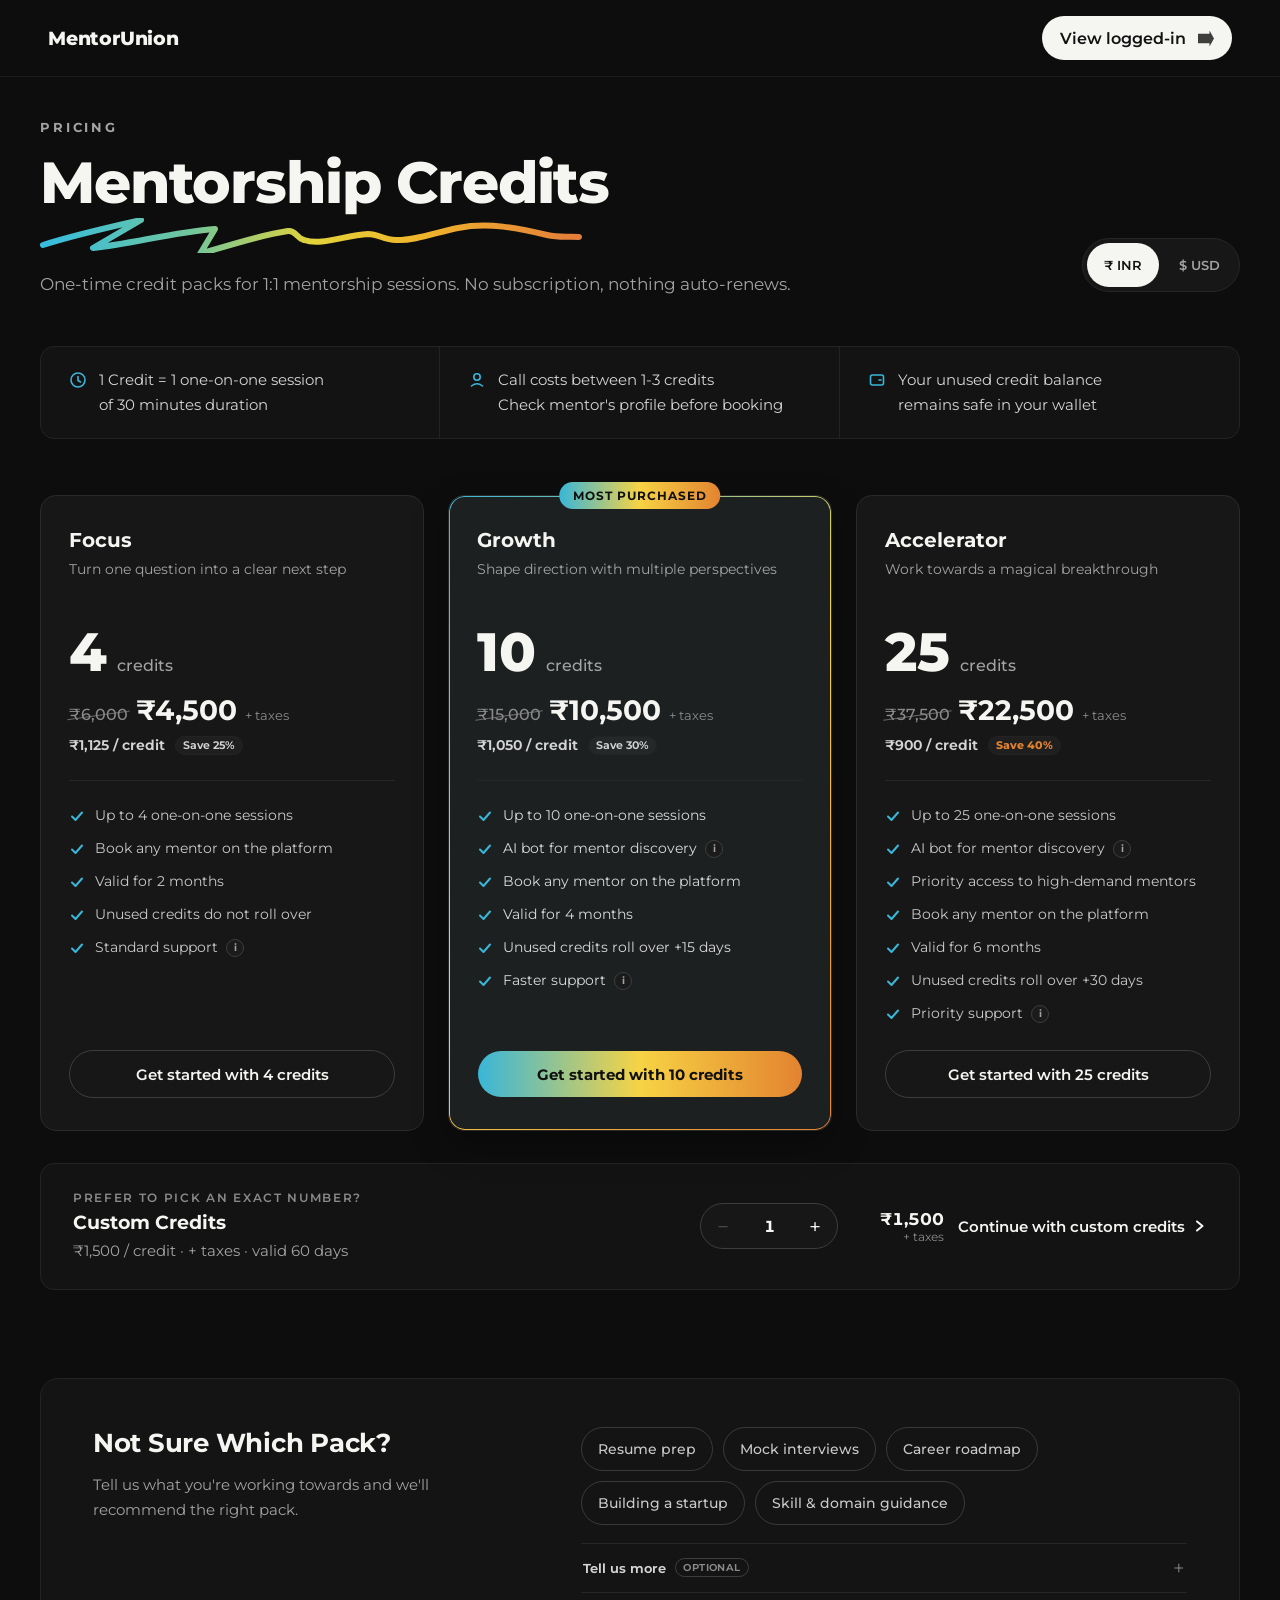
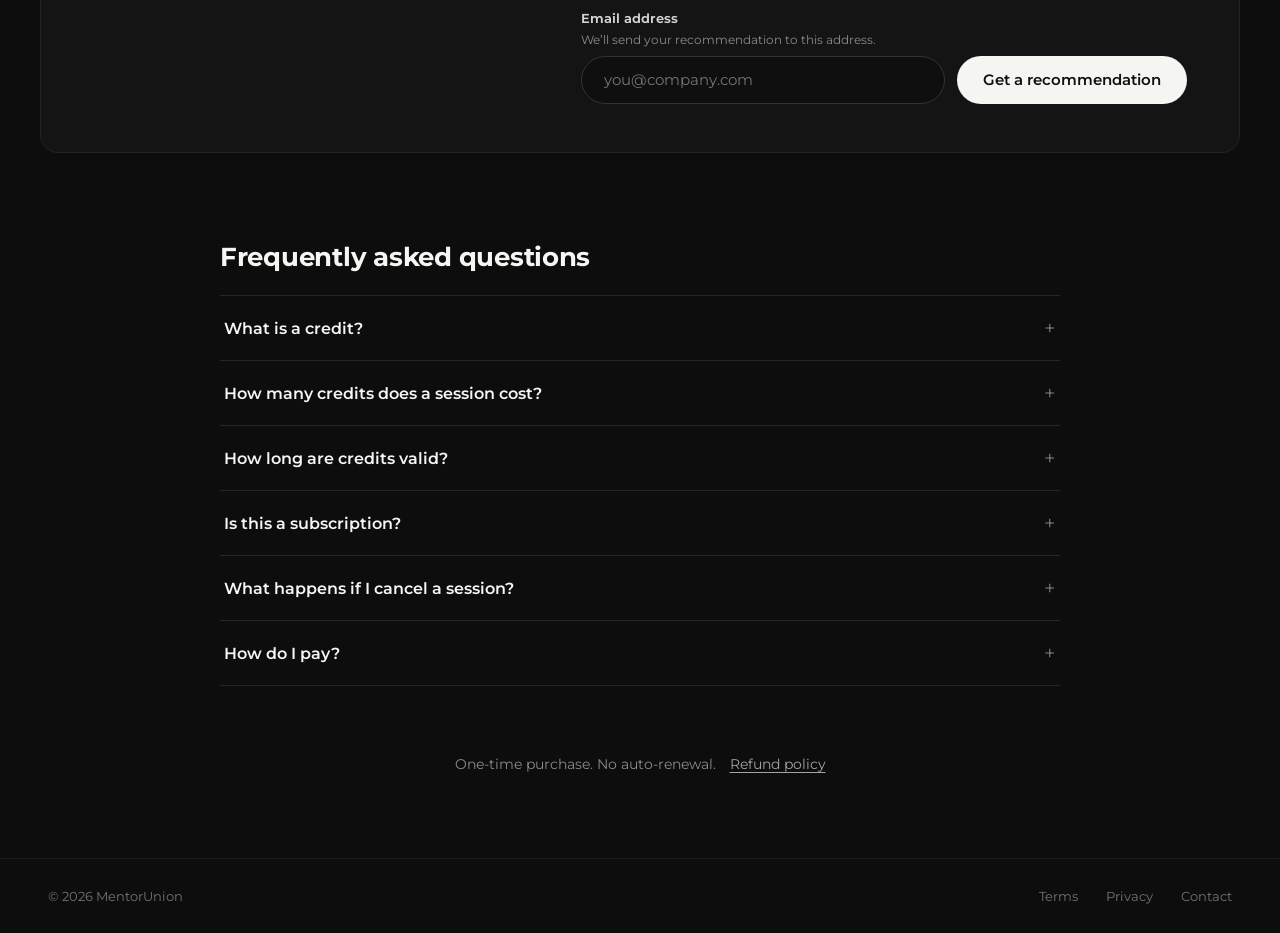
<file: prototypes/proposed_pricing_unified.html>
<!DOCTYPE html>
<!-- Unified pricing research prototype: landing and logged-in user states in one file. -->
<html lang="en" data-audience="landing">
<head>
  <meta charset="utf-8">
  <meta name="viewport" content="width=device-width, initial-scale=1, viewport-fit=cover">
  <meta name="color-scheme" content="dark">
  <title>Mentorship credits: MentorUnion pricing prototype</title>
  <link rel="preconnect" href="https://fonts.googleapis.com">
  <link rel="preconnect" href="https://fonts.gstatic.com" crossorigin>
  <link href="https://fonts.googleapis.com/css2?family=Inter:wght@400;500;600;700;800&amp;family=Montserrat:wght@400;500;600;700;800&amp;display=swap" rel="stylesheet">
  <style>
    :root {
      --page: #0d0d0d;
      --page-deep: #090909;
      --surface: #171717;
      --surface-raised: #1b1b1b;
      --surface-soft: #131313;
      --surface-help: #141414;
      --surface-selected: #1d2021;
      --text: #f5f5f2;
      --text-soft: #d4d4d4;
      --text-muted: #a3a3a3;
      --text-faint: #8a8a8a;
      --text-quiet: #737373;
      --border: #262626;
      --border-soft: #232323;
      --border-card: #2a2a2a;
      --border-strong: #3d3d3d;
      --cyan: #39b6d8;
      --yellow: #f7d344;
      --orange: #e38330;
      --accent: linear-gradient(90deg, var(--cyan), var(--yellow), var(--orange));
      --font: "Montserrat", "Helvetica Neue", Arial, sans-serif;
      --title-size: clamp(2.5rem, 5vw, 3.625rem);
      --content: 1200px;
      --nav-content: 1312px;
      --radius-card: 16px;
      --ease-out: cubic-bezier(.2, .8, .2, 1);
      --selection-speed: 200ms;
    }

    *, *::before, *::after { box-sizing: border-box; }

    html { overflow-x: hidden; background: var(--page-deep); }

    body {
      min-width: 0;
      margin: 0;
      overflow-x: hidden;
      background: var(--page);
      color: var(--text);
      font-family: var(--font);
      -webkit-font-smoothing: antialiased;
    }

    body.modal-open { overflow: hidden; }

    button, input { font: inherit; }
    button, a, summary { -webkit-tap-highlight-color: transparent; }
    button { color: inherit; }
    a { color: var(--text); text-decoration: none; }
    a:hover { color: var(--cyan); }
    button, summary { touch-action: manipulation; }
    [hidden] { display: none !important; }

    :focus-visible {
      outline: 3px solid var(--cyan);
      outline-offset: 3px;
    }

    .sr-only {
      position: absolute;
      width: 1px;
      height: 1px;
      padding: 0;
      margin: -1px;
      overflow: hidden;
      clip: rect(0, 0, 0, 0);
      white-space: nowrap;
      border: 0;
    }

    .site-header {
      position: relative;
      z-index: 10;
      border-bottom: 1px solid #1c1c1c;
      background: rgba(13, 13, 13, .96);
    }

    .nav-inner {
      width: min(100%, var(--nav-content));
      min-height: 76px;
      margin-inline: auto;
      padding-inline: 0;
      display: flex;
      align-items: center;
      justify-content: space-between;
      gap: 32px;
    }

    .brand {
      flex: none;
      min-height: 44px;
      display: inline-flex;
      align-items: center;
      font-size: 19px;
      font-weight: 800;
      letter-spacing: -.01em;
    }

    .nav-links { display: flex; align-items: center; gap: 36px; }
    .nav-links a, .nav-links button { font-size: 14px; font-weight: 500; }
    .nav-links a { color: var(--text-muted); }
    .nav-links a[aria-current="page"] { color: var(--text); font-weight: 600; }

    .nav-cta {
      min-height: 44px;
      padding: 10px 20px;
      border: 0;
      border-radius: 999px;
      background: var(--text);
      color: #111;
      font-weight: 600 !important;
      cursor: pointer;
    }

    .nav-cta:hover { background: #fff; }

    .signin-link {
      min-height: 44px;
      padding: 8px 0;
      border: 0;
      background: transparent;
      color: var(--text-muted);
      cursor: pointer;
    }

    .signin-link:hover { color: var(--text); }

    .menu-toggle {
      display: none;
      width: 44px;
      height: 44px;
      padding: 0;
      border: 0;
      border-radius: 8px;
      background: transparent;
      cursor: pointer;
    }

    .menu-toggle::before,
    .menu-toggle::after {
      content: "";
      display: block;
      width: 20px;
      height: 2px;
      margin: 5px auto;
      border-radius: 2px;
      background: var(--text);
    }

    .page-shell {
      width: min(calc(100% - 48px), var(--content));
      margin-inline: auto;
    }

    .segmented {
      display: inline-flex;
      gap: 4px;
      padding: 4px;
      border: 1px solid var(--border);
      border-radius: 999px;
      background: var(--surface);
    }

    .segmented button {
      min-width: 72px;
      min-height: 44px;
      padding: 6px 14px;
      border: 0;
      border-radius: 999px;
      background: transparent;
      color: var(--text-muted);
      font-size: 13px;
      font-weight: 600;
      cursor: pointer;
    }

    .segmented button[aria-pressed="true"] {
      background: var(--text);
      color: #111;
    }

    .hero {
      display: flex;
      justify-content: space-between;
      align-items: flex-end;
      gap: 40px;
      padding-top: 42px;
    }

    .eyebrow {
      margin: 0 0 18px;
      color: var(--text-muted);
      font-size: 13px;
      font-weight: 700;
      letter-spacing: .22em;
    }

    h1 {
      margin: 0;
      font-size: var(--title-size);
      font-weight: 800;
      letter-spacing: -.02em;
      line-height: 1.05;
    }

    .title-mark {
      display: block;
      width: min(100%, calc(var(--title-size) * 542 / 58));
      height: auto;
      aspect-ratio: 542 / 35;
      margin-top: 4px;
    }

    .hero-copy {
      max-width: 780px;
      margin: 18px 0 0;
      color: var(--text-muted);
      font-size: 17px;
      line-height: 1.6;
    }

    .currency-wrap {
      flex: none;
      padding-bottom: 6px;
      display: flex;
      flex-direction: column;
      align-items: flex-end;
      gap: 8px;
    }

    .currency-note {
      max-width: 240px;
      color: var(--text-quiet);
      font-size: 12px;
      line-height: 1.4;
      text-align: right;
    }

    .credit-explainer {
      margin-top: 48px;
      display: grid;
      grid-template-columns: repeat(3, minmax(0, 1fr));
      border: 1px solid var(--border-soft);
      border-radius: 14px;
      overflow: hidden;
      background: var(--surface-soft);
    }

    .explainer-item {
      min-width: 0;
      padding: 22px 28px;
      display: flex;
      gap: 12px;
      align-items: flex-start;
      border-right: 1px solid var(--border-soft);
    }

    .explainer-item:last-child { border-right: 0; }
    .explainer-item svg { flex: none; margin-top: 2px; }
    .explainer-item span { color: var(--text-soft); font-size: 14.5px; line-height: 1.55; }
    .explainer-copy { min-width: 0; display: grid; gap: 2px; }
    .explainer-copy .explainer-line { display: block; }
    .explainer-copy--session .explainer-line:first-child { white-space: nowrap; }

    .pricing-section { scroll-margin-top: 24px; }

    .plan-grid {
      margin-top: 56px;
      display: grid;
      grid-template-columns: repeat(3, minmax(0, 1fr));
      gap: 24px;
      align-items: stretch;
    }

    .plan-card {
      position: relative;
      min-width: 0;
      padding: 32px 28px;
      display: flex;
      flex-direction: column;
      border: 1px solid var(--border-card);
      border-radius: var(--radius-card);
      background: var(--surface);
      box-shadow: 0 0 0 rgba(0, 0, 0, 0);
      transition:
        border-color var(--selection-speed) var(--ease-out),
        background-color var(--selection-speed) var(--ease-out),
        box-shadow var(--selection-speed) var(--ease-out);
    }

    .plan-card.popular {
      background: var(--surface-raised);
      box-shadow: 0 20px 48px rgba(0, 0, 0, .32);
    }

    html[data-audience="landing"] .plan-card::before {
      content: "";
      position: absolute;
      inset: 0;
      padding: 1px;
      border-radius: inherit;
      background: linear-gradient(135deg, var(--cyan), var(--yellow), var(--orange));
      -webkit-mask: linear-gradient(#fff 0 0) content-box, linear-gradient(#fff 0 0);
      -webkit-mask-composite: xor;
      mask: linear-gradient(#fff 0 0) content-box, linear-gradient(#fff 0 0);
      mask-composite: exclude;
      opacity: 0;
      pointer-events: none;
      transition: opacity var(--selection-speed) var(--ease-out);
    }

    html[data-audience="landing"] .plan-grid:not(.has-selection) .plan-card.popular::before,
    html[data-audience="landing"] .plan-card.is-selected::before { opacity: 1; }

    .plan-card.is-selected {
      background-color: var(--surface-selected);
      box-shadow: 0 12px 32px rgba(0, 0, 0, .28);
    }

    .plan-card.popular.is-selected {
      background: var(--surface-selected);
      box-shadow: 0 14px 36px rgba(0, 0, 0, .3);
    }

    html[data-audience="landing"] .plan-grid.has-selection .plan-card.popular:not(.is-selected) {
      background: var(--surface);
      box-shadow: none;
    }

    .plan-selector {
      position: absolute;
      inset: 0;
      z-index: 1;
      padding: 0;
      border: 0;
      border-radius: inherit;
      background: transparent;
      cursor: pointer;
    }

    .plan-selector:focus-visible { outline-offset: 4px; }

    .popular-badge {
      position: absolute;
      top: -14px;
      left: 50%;
      z-index: 3;
      transform: translateX(-50%);
      padding: 6px 14px;
      border-radius: 999px;
      background: var(--accent);
      color: #101010;
      font-size: 12px;
      font-weight: 700;
      letter-spacing: .08em;
      white-space: nowrap;
      pointer-events: none;
    }

    .plan-title-row {
      min-width: 0;
      display: flex;
      align-items: flex-start;
      justify-content: space-between;
      gap: 12px;
    }

    .plan-name-wrap {
      min-width: 0;
      display: flex;
      align-items: baseline;
      flex-wrap: wrap;
      gap: 6px 10px;
    }

    .plan-name { font-size: 20px; font-weight: 700; line-height: 1.25; }
    .plan-description {
      min-height: 44px;
      margin: 6px 0 0;
      color: var(--text-muted);
      font-size: 14px;
      line-height: 1.55;
    }

    .credit-count { margin-top: 22px; display: flex; align-items: baseline; gap: 10px; }
    .credit-count strong { font-size: 54px; font-weight: 800; line-height: 1; }
    .credit-count span { color: var(--text-muted); font-size: 16px; font-weight: 500; }

    .price-row {
      min-height: 84px;
      margin-top: 14px;
      padding-bottom: 24px;
      display: grid;
      align-content: start;
      gap: 6px;
      border-bottom: 1px solid var(--border);
    }

    .price-primary-line {
      min-width: 0;
      min-height: 36px;
      display: flex;
      align-items: baseline;
      flex-wrap: wrap;
      gap: 6px 8px;
    }

    .price { font-size: 28px; font-weight: 700; }
    .taxes { color: var(--text-faint); font-size: 13px; }

    .unit-pricing {
      min-width: 0;
      min-height: 21px;
      display: flex;
      align-items: center;
      flex-wrap: wrap;
      gap: 6px 10px;
    }

    .effective-rate {
      color: var(--text-soft);
      font-size: 14px;
      font-weight: 650;
      line-height: 1.45;
      white-space: nowrap;
    }

    .reference-total {
      position: relative;
      display: inline-block;
      flex: none;
      color: var(--text-faint);
      font-size: 15.5px;
      font-weight: 500;
      line-height: 1.35;
      white-space: nowrap;
    }

    .reference-total::after {
      content: "";
      position: absolute;
      top: 50%;
      right: -.12em;
      left: -.12em;
      height: 1px;
      transform: rotate(-8deg);
      transform-origin: center;
      background: currentColor;
      opacity: .72;
      pointer-events: none;
    }

    .savings-label {
      flex: none;
      display: inline-flex;
      align-items: center;
      min-height: 19px;
      padding: 2px 7px;
      border: 1px solid var(--border-soft);
      border-radius: 999px;
      background: rgba(255, 255, 255, .035);
      color: var(--text-soft);
      font-size: 11px;
      font-weight: 650;
      line-height: 1.2;
      white-space: nowrap;
    }

    [data-pack="p25"] .savings-label { color: var(--orange); font-weight: 750; }
    .mobile-validity { display: none; }
    .card-details { margin-top: 24px; flex-grow: 1; }
    [data-pack="p25"] .card-details { padding-bottom: 12px; }
    .card-details > summary { display: none; }

    .feature-list {
      display: flex !important;
      flex-direction: column;
      gap: 12px;
    }

    .feature {
      display: flex;
      align-items: flex-start;
      gap: 10px;
      color: #c9c9c9;
      font-size: 14px;
      line-height: 1.5;
    }

    .popular .feature { color: #d9d9d9; }
    .feature svg { flex: none; margin-top: 3px; }
    .feature .rollover-ext { color: var(--text); font-weight: 650; white-space: nowrap; }

    .feature-copy {
      min-width: 0;
      display: inline-flex;
      align-items: center;
      flex-wrap: wrap;
      gap: 2px 6px;
    }

    .feature-help {
      position: relative;
      z-index: 3;
      display: inline-flex;
      align-items: center;
      width: 22px;
      height: 21px;
      flex: none;
    }

    .info-trigger {
      position: absolute;
      top: 50%;
      left: 50%;
      width: 36px;
      height: 36px;
      margin: 0;
      padding: 0;
      border: 0;
      border-radius: 50%;
      background: transparent;
      color: var(--text-muted);
      cursor: help;
      transform: translate(-50%, -50%);
    }

    .info-trigger::before {
      content: "i";
      position: absolute;
      inset: 9px;
      display: grid;
      place-items: center;
      border: 1px solid var(--border-strong);
      border-radius: 50%;
      background: var(--surface-raised);
      font-size: 10px;
      font-weight: 700;
      font-style: normal;
      line-height: 1;
    }

    .info-trigger:hover::before,
    .info-trigger:focus-visible::before,
    .info-trigger[aria-expanded="true"]::before {
      border-color: var(--cyan);
      color: var(--text);
    }

    .info-tooltip {
      position: fixed;
      top: 0;
      left: 0;
      z-index: 70;
      width: min(260px, calc(100vw - 24px));
      padding: 12px 14px;
      visibility: hidden;
      border: 1px solid var(--border-strong);
      border-radius: 8px;
      background: #202020;
      box-shadow: 0 12px 28px rgba(0, 0, 0, .42);
      color: var(--text-soft);
      font-size: 12.5px;
      font-weight: 400;
      line-height: 1.5;
      text-align: left;
      opacity: 0;
      pointer-events: none;
      transform: translateY(4px);
      transition: none;
    }

    .info-tooltip.is-visible {
      visibility: visible;
      opacity: 1;
      transform: translateY(0);
      transition: opacity 160ms var(--ease-out), transform 160ms var(--ease-out);
    }


    .plan-cta {
      position: relative;
      z-index: 2;
      width: 100%;
      min-height: 48px;
      margin-top: 14px;
      padding: 12px 18px;
      border: 1px solid var(--border-strong);
      border-radius: 999px;
      background: transparent;
      color: var(--text);
      font-size: 15px;
      font-weight: 600;
      cursor: pointer;
      transition:
        color var(--selection-speed) var(--ease-out),
        border-color var(--selection-speed) var(--ease-out),
        background-color var(--selection-speed) var(--ease-out);
    }

    .plan-cta:hover { border-color: var(--text); }

    html[data-audience="landing"] .plan-cta::before {
      content: "";
      position: absolute;
      inset: 0;
      z-index: -1;
      border-radius: inherit;
      background: var(--accent);
      opacity: 0;
      transition: opacity var(--selection-speed) var(--ease-out);
    }

    html[data-audience="landing"] .plan-grid:not(.has-selection) .popular .plan-cta,
    html[data-audience="landing"] .plan-card.is-selected .plan-cta {
      border-color: transparent;
      color: #101010;
      font-weight: 700;
    }

    html[data-audience="landing"] .plan-grid:not(.has-selection) .popular .plan-cta::before,
    html[data-audience="landing"] .plan-card.is-selected .plan-cta::before { opacity: 1; }

    .custom-credits {
      margin-top: 32px;
      padding: 26px 32px;
      display: grid;
      grid-template-columns: minmax(0, 1fr) auto;
      align-items: center;
      gap: 24px 32px;
      border: 1px solid var(--border-soft);
      border-radius: 14px;
      background: var(--surface-soft);
    }

    .custom-copy { min-width: 0; }
    .custom-label { color: var(--text-faint); font-size: 12px; font-weight: 600; letter-spacing: .14em; }
    .custom-title { margin: 6px 0 0; font-size: 19px; font-weight: 700; }
    .custom-price { margin-top: 7px; color: var(--text-muted); font-size: 14.5px; line-height: 1.5; }
    .custom-purchase {
      min-width: 0;
      display: flex;
      align-items: center;
      justify-content: flex-end;
      gap: 14px;
    }

    .custom-counter {
      display: inline-grid;
      grid-template-columns: 44px 48px 44px;
      align-items: center;
      overflow: hidden;
      border: 1px solid var(--border-strong);
      border-radius: 999px;
      background: var(--surface);
    }

    .custom-counter-button {
      width: 44px;
      height: 44px;
      padding: 0;
      border: 0;
      background: transparent;
      color: var(--text);
      font-size: 21px;
      line-height: 1;
      cursor: pointer;
    }

    .custom-counter-button:hover:not(:disabled) { background: rgba(255, 255, 255, .055); }
    .custom-counter-button:disabled { color: var(--text-quiet); cursor: not-allowed; opacity: .55; }
    .custom-quantity {
      min-width: 48px;
      text-align: center;
      color: var(--text);
      font-size: 16px;
      font-weight: 700;
      font-variant-numeric: tabular-nums;
    }

    .custom-total {
      min-width: 92px;
      display: grid;
      gap: 1px;
      text-align: right;
      white-space: nowrap;
    }

    .custom-total strong { font-size: 17px; font-weight: 700; font-variant-numeric: tabular-nums; }
    .custom-total span { color: var(--text-faint); font-size: 11.5px; }

    .text-cta {
      min-height: 44px;
      padding: 8px 0;
      display: inline-flex;
      align-items: center;
      gap: 8px;
      border: 0;
      background: transparent;
      color: var(--text);
      font-size: 15px;
      font-weight: 600;
      white-space: nowrap;
      cursor: pointer;
    }

    .text-cta:hover { color: var(--cyan); }

    .recommendation {
      margin-top: 88px;
      padding: 48px 52px;
      display: grid;
      grid-template-columns: minmax(0, 1fr) minmax(0, 1.4fr);
      gap: 56px;
      border: 1px solid var(--border-soft);
      border-radius: 18px;
      background: var(--surface-help);
    }

    .section-title { margin: 0; font-size: 26px; font-weight: 700; letter-spacing: -.01em; }
    .recommendation-copy { margin: 14px 0 0; color: var(--text-muted); font-size: 15px; line-height: 1.65; }
    .recommendation-form { min-width: 0; display: flex; flex-direction: column; gap: 18px; }
    .topic-list { display: flex; flex-wrap: wrap; gap: 10px; }

    .topic {
      min-height: 44px;
      padding: 8px 16px;
      border: 1px solid #3a3a3a;
      border-radius: 999px;
      background: transparent;
      color: #c9c9c9;
      font-size: 13.5px;
      font-weight: 500;
      cursor: pointer;
    }

    .topic:hover, .topic[aria-pressed="true"] { border-color: var(--text); color: var(--text); }
    .topic[aria-pressed="true"] { background: #222; }
    .topic:disabled { cursor: wait; opacity: .65; }
    .email-row { display: flex; gap: 12px; }

    .email-input {
      min-width: 0;
      min-height: 48px;
      flex: 1;
      padding: 12px 22px;
      border: 1px solid #333;
      border-radius: 999px;
      outline: 0;
      background: #0f0f0f;
      color: var(--text);
      font-size: 14.5px;
    }

    .email-input:focus { border-color: var(--cyan); box-shadow: 0 0 0 1px var(--cyan); }
    .recommendation-submit {
      min-height: 48px;
      padding: 12px 26px;
      border: 0;
      border-radius: 999px;
      background: var(--text);
      color: #111;
      font-size: 14.5px;
      font-weight: 600;
      cursor: pointer;
    }

    .recommendation-submit:hover { background: #fff; }

    .faq { max-width: 840px; margin: 88px auto 0; }
    .faq .section-title { margin-bottom: 22px; }
    .faq details { border-top: 1px solid var(--border); }
    .faq details:last-child { border-bottom: 1px solid var(--border); }

    .faq summary,
    .card-details summary,
    .included-value summary,
    .purchase-breakdown > summary,
    .recommendation-more > summary {
      list-style: none;
      cursor: pointer;
    }

    summary::-webkit-details-marker { display: none; }

    .faq summary {
      min-height: 64px;
      padding: 18px 4px;
      display: flex;
      align-items: center;
      justify-content: space-between;
      gap: 20px;
      font-size: 16px;
      font-weight: 600;
      line-height: 1.45;
    }

    .disclosure-icon {
      flex: none;
      color: var(--text-quiet);
      font-size: 20px;
      font-weight: 400;
      line-height: 1;
      transition: transform 180ms ease-out;
    }

    details[open] > summary .disclosure-icon { transform: rotate(45deg); }
    .faq-answer { max-width: 700px; padding: 0 4px 22px; color: var(--text-muted); font-size: 14.5px; line-height: 1.7; }
    .faq-answer p { margin: 0; }
    .faq-answer p + ul { margin-top: 10px; }
    .faq-answer ul { margin: 0; padding-left: 18px; display: grid; gap: 7px; }
    .faq-answer ul + p { margin-top: 12px; }
    .faq-answer li { padding-left: 2px; }
    .faq-answer strong { color: var(--text-soft); font-weight: 650; }

    .trust-line {
      margin: 56px 0 72px;
      display: flex;
      align-items: center;
      justify-content: center;
      flex-wrap: wrap;
      gap: 14px;
      text-align: center;
    }

    .trust-line span { color: var(--text-faint); font-size: 14px; }
    .trust-line a { min-height: 44px; display: inline-flex; align-items: center; color: var(--text-muted); font-size: 14px; text-decoration: underline; text-underline-offset: 3px; }

    .site-footer { border-top: 1px solid #1c1c1c; }
    .footer-inner {
      width: min(100%, var(--nav-content));
      min-height: 74px;
      margin-inline: auto;
      display: flex;
      align-items: center;
      justify-content: space-between;
      gap: 24px;
      color: var(--text-quiet);
      font-size: 13px;
    }

    .footer-links { display: flex; gap: 28px; }
    .footer-links a { min-height: 44px; display: inline-flex; align-items: center; color: var(--text-quiet); }

    .signin-dialog {
      width: min(440px, calc(100% - 32px));
      max-width: none;
      max-height: calc(100dvh - 32px);
      margin: auto;
      padding: 0;
      overflow: visible;
      border: 0;
      background: transparent;
      color: var(--text);
    }

    .signin-dialog::backdrop { background: rgba(6, 6, 6, .78); backdrop-filter: blur(4px); }

    .modal-panel {
      position: relative;
      width: 100%;
      max-height: calc(100dvh - 32px);
      padding: 36px;
      overflow-y: auto;
      overscroll-behavior: contain;
      border: 1px solid #343434;
      border-radius: 20px;
      background: #181818;
      box-shadow: 0 32px 90px rgba(0, 0, 0, .68);
    }

    .modal-close {
      position: absolute;
      top: 16px;
      right: 16px;
      width: 44px;
      height: 44px;
      padding: 0;
      border: 1px solid transparent;
      border-radius: 50%;
      background: transparent;
      color: var(--text-muted);
      font-size: 25px;
      line-height: 1;
      cursor: pointer;
    }

    .modal-close:hover { border-color: var(--border-strong); color: var(--text); }
    .selected-summary {
      max-width: calc(100% - 48px);
      padding: 7px 14px;
      display: inline-flex;
      align-items: baseline;
      flex-wrap: wrap;
      gap: 4px 8px;
      border: 1px solid #3a3a3a;
      border-radius: 999px;
    }

    .selected-summary strong { font-size: 13px; font-weight: 600; }
    .selected-summary span { color: var(--text-muted); font-size: 12.5px; }
    .modal-title { margin: 22px 42px 0 0; font-size: 24px; font-weight: 700; letter-spacing: -.01em; line-height: 1.3; }
    .modal-copy { margin: 10px 0 0; color: var(--text-muted); font-size: 14px; line-height: 1.65; }
    .auth-actions { margin-top: 24px; display: flex; flex-direction: column; gap: 10px; }

    .auth-button {
      width: 100%;
      min-height: 48px;
      padding: 12px 20px;
      display: flex;
      align-items: center;
      justify-content: center;
      gap: 10px;
      border: 0;
      border-radius: 999px;
      font-size: 14.5px;
      font-weight: 600;
      cursor: pointer;
    }

    .auth-button.google { background: var(--text); color: #111; }
    .auth-button.linkedin { background: #0a66c2; color: #fff; }
    .auth-button.phone { border: 1px solid #3a3a3a; background: transparent; color: var(--text); }
    .auth-divider { display: flex; align-items: center; gap: 12px; color: var(--text-quiet); font-size: 12px; }
    .auth-divider::before, .auth-divider::after { content: ""; height: 1px; flex: 1; background: #2e2e2e; }
    .cancel-modal { align-self: center; min-height: 44px; padding: 8px 14px; border: 0; background: transparent; color: var(--text-faint); font-size: 13.5px; cursor: pointer; }
    .cancel-modal:hover { color: var(--text); }

    @media (max-width: 1360px) {
      .nav-inner, .footer-inner { width: calc(100% - 96px); }
    }

    @media (max-width: 1023px) {
      .plan-grid {
        width: 100%;
        max-width: 760px;
        margin-inline: auto;
        grid-template-columns: minmax(0, 1fr);
        gap: 24px;
      }
      .plan-description { min-height: 0; }
      .custom-credits {
        max-width: 760px;
        margin-inline: auto;
        grid-template-columns: minmax(0, 1fr);
      }
      .custom-purchase { justify-content: flex-start; }
    }

    @media (max-width: 1100px) {
      .page-shell { width: calc(100% - 80px); }
      .plan-grid { gap: 24px; }
      .plan-card { padding: 28px 22px; }
      .plan-name { font-size: 18px; }
      .explainer-item { padding-inline: 22px; }
      .recommendation { padding: 40px; gap: 36px; }
    }

    @media (min-width: 1024px) and (max-width: 1100px) {
      .plan-grid { gap: 16px; }
      .price { font-size: 25px; }
    }

    @media (max-width: 1000px) {
      .credit-explainer { grid-template-columns: 1fr; }
      .explainer-item { padding: 18px 22px; border-right: 0; border-bottom: 1px solid var(--border-soft); }
      .explainer-item:last-child { border-bottom: 0; }
    }

    @media (max-width: 899px) {
      .nav-inner, .footer-inner { width: calc(100% - 64px); }
      .page-shell { width: calc(100% - 64px); }
      .nav-links { gap: 22px; }
      .hero { align-items: flex-start; flex-direction: column; gap: 24px; }
      .currency-wrap { align-items: flex-start; padding-bottom: 0; }
      .currency-note { text-align: left; }
      .plan-grid { grid-template-columns: minmax(0, 1fr); gap: 24px; }
      .plan-description { min-height: 0; }
      .recommendation { grid-template-columns: 1fr; }
      .custom-credits { align-items: start; }
      .custom-purchase { flex-wrap: wrap; }
    }

    @media (max-width: 820px) {
      .nav-inner { position: relative; min-height: 60px; }
      .menu-toggle { display: block; }
      .nav-links {
        position: absolute;
        top: calc(100% + 1px);
        left: 0;
        right: 0;
        z-index: 20;
        padding: 14px;
        display: none;
        flex-direction: column;
        align-items: stretch;
        gap: 2px;
        border: 1px solid var(--border);
        border-top: 0;
        border-radius: 0 0 14px 14px;
        background: #111;
        box-shadow: 0 20px 40px rgba(0, 0, 0, .4);
      }

      .nav-links.is-open { display: flex; }
      .nav-links a, .nav-links button { width: 100%; min-height: 44px; padding: 11px 14px; display: flex; align-items: center; border-radius: 8px; }
      .nav-cta { justify-content: center; margin-top: 4px; }
      .signin-link { text-align: left; }
    }

    @media (max-width: 700px) {
      .page-shell, .nav-inner, .footer-inner { width: calc(100% - 40px); }
      .hero { padding-top: 36px; }
      .eyebrow { margin-bottom: 14px; font-size: 12px; }
      :root { --title-size: clamp(2.15rem, 10.5vw, 2.75rem); }
      .hero-copy { margin-top: 16px; font-size: 15px; }
      .credit-explainer { margin-top: 28px; grid-template-columns: 1fr; }
      .explainer-item { padding: 16px 18px; border-right: 0; border-bottom: 1px solid var(--border-soft); }
      .explainer-item:last-child { border-bottom: 0; }
      .explainer-item span { font-size: 14px; }
      .plan-grid { margin-top: 36px; gap: 20px; }
      .plan-card { padding: 24px 20px; }
      .plan-title-row { flex-wrap: wrap; }
      .plan-name { font-size: 19px; }
      .plan-description { font-size: 13.5px; }
      .credit-count { margin-top: 18px; gap: 8px; }
      .credit-count strong { font-size: 42px; }
      .credit-count span { font-size: 15px; }
      .price-row { min-height: 0; margin-top: 10px; padding-bottom: 0; border-bottom: 0; }
      .price-primary-line { min-height: 32px; }
      .price { font-size: 24px; }
      .taxes { font-size: 12.5px; }
      .mobile-validity { display: block; margin: 8px 0 0; color: var(--text-faint); font-size: 13px; }
      .card-details { position: relative; z-index: 2; margin-top: 16px; padding-top: 16px; border-top: 1px solid var(--border); }
      .feature-list { padding-bottom: 14px; gap: 11px; }
      .feature { font-size: 13.5px; }
      .plan-cta { min-height: 48px; font-size: 14.5px; }
      .popular-badge { position: static; align-self: flex-start; transform: none; margin: -10px 0 14px; }
      .custom-credits { margin-top: 24px; padding: 22px 20px; grid-template-columns: 1fr; gap: 16px; }
      .custom-label { font-size: 11px; }
      .custom-title { margin-top: 2px; font-size: 18px; }
      .custom-price { margin-top: 5px; font-size: 13.5px; }
      .custom-purchase { width: 100%; display: grid; grid-template-columns: auto minmax(0, 1fr); justify-content: stretch; gap: 10px 12px; }
      .custom-total { min-width: 0; align-self: center; }
      .text-cta { grid-column: 1 / -1; width: 100%; margin-top: 0; justify-content: center; font-size: 14px; }
      .recommendation { margin-top: 48px; padding: 28px 20px; gap: 16px; }
      .section-title { font-size: 21px; }
      .recommendation-copy { margin-top: 10px; font-size: 14px; line-height: 1.6; }
      .recommendation-form { gap: 16px; }
      .topic-list { gap: 8px; }
      .topic { padding-inline: 13px; font-size: 12.5px; }
      .email-row { flex-direction: column; gap: 10px; }
      .email-input, .recommendation-submit { width: 100%; font-size: 14px; }
      .faq { margin-top: 48px; }
      .faq .section-title { margin-bottom: 14px; }
      .faq summary { min-height: 56px; padding: 14px 2px; gap: 14px; font-size: 14.5px; }
      .faq-answer { padding: 0 2px 18px; font-size: 13.5px; line-height: 1.65; }
      .trust-line { margin: 36px 0 44px; gap: 10px; }
      .trust-line span, .trust-line a { font-size: 13px; }
      .footer-inner { min-height: 0; padding: 20px 0; flex-direction: column-reverse; gap: 4px; }
      .footer-links { gap: 22px; }
      .footer-links a { font-size: 12.5px; }
    }

    @media (max-width: 374px) {
      .page-shell, .nav-inner, .footer-inner { width: calc(100% - 32px); }
      .segmented button { min-width: 66px; padding-inline: 10px; }
      .explainer-item { padding-inline: 14px; gap: 10px; }
      .plan-card { padding-inline: 18px; }
    }

    @media (max-height: 560px) and (orientation: landscape) {
      .signin-dialog, .modal-panel { max-height: calc(100dvh - 16px); }
      .modal-panel { padding: 24px; }
      .modal-title { margin-top: 14px; }
      .auth-actions { margin-top: 18px; gap: 8px; }
    }

    @media (prefers-reduced-motion: reduce) {
      *, *::before, *::after {
        scroll-behavior: auto !important;
        animation-duration: .01ms !important;
        animation-iteration-count: 1 !important;
        transition-duration: .01ms !important;
      }
    }
  </style>
  <style id="logged-in-theme" media="not all">
    :root {
      --page: #000;
      --page-deep: #000;
      --surface: #1a1a1a;
      --surface-raised: #1a1a1a;
      --surface-soft: #121212;
      --surface-help: #121212;
      --surface-selected: #1a1a1a;
      --text: #fff;
      --text-soft: #b3b3b3;
      --text-muted: #909090;
      --text-faint: #7a7a7a;
      --text-quiet: #707070;
      --border: #303030;
      --border-soft: #303030;
      --border-card: #1c1c1c;
      --border-strong: #303030;
      --gold: #f0b962;
      --gold-surface: #31291c;
      --gold-border: #67521a;
      --divider: #242424;
      --accent: #f0b962;
      --font: "Inter", "SF Pro Text", "Segoe UI", Arial, sans-serif;
      --content: 1960px;
      --nav-content: 1960px;
      --radius-card: 10px;
    }

    html, body { background: var(--page); }
    body { color: var(--text); font-family: var(--font); }

    :focus-visible {
      outline-color: var(--gold);
      outline-width: 2px;
      outline-offset: 3px;
    }

    .site-header {
      border-color: #1f1f1f;
      background: #000;
    }

    .nav-inner,
    .footer-inner,
    .page-shell {
      width: min(calc(100% - 72px), 1960px);
    }

    .nav-inner { min-height: 64px; }
    .brand { font-size: 18px; letter-spacing: -.02em; }
    .nav-links { gap: 30px; }
    .nav-links a, .signin-link { color: var(--text-muted); }

    .nav-cta {
      min-height: 40px;
      padding: 9px 18px;
      border: 1px solid var(--border);
      border-radius: 6px;
      background: var(--surface);
      color: var(--text);
    }

    .nav-cta:hover { border-color: var(--gold-border); background: var(--surface); }

    .eyebrow {
      color: var(--text-muted);
      letter-spacing: .08em;
    }

    .segmented {
      gap: 0;
      padding: 0;
      overflow: hidden;
      border-color: var(--border);
      border-radius: 8px;
      background: #000;
    }

    .segmented button {
      min-width: 86px;
      min-height: 40px;
      padding: 8px 14px;
      border-radius: 0;
      color: var(--text);
      font-size: 14px;
      font-weight: 700;
    }

    .segmented button[aria-pressed="true"] {
      background: var(--gold-surface);
      color: var(--gold);
    }

    .hero {
      padding-top: 22px;
      align-items: center;
      gap: 32px;
    }

    .eyebrow { margin-bottom: 8px; font-size: 12px; }

    h1 {
      font-size: 24px;
      line-height: 29px;
      letter-spacing: -.3px;
    }

    .title-mark { display: none; }

    .hero-copy {
      max-width: 760px;
      margin-top: 8px;
      color: var(--text-muted);
      font-size: 14px;
      line-height: 1.55;
    }

    .currency-wrap { padding: 0; }
    .currency-switch { width: 174px; }
    .currency-switch button { min-width: 0; flex: 1; }
    .currency-note { color: var(--text-muted); }

    .credit-explainer {
      width: 100%;
      margin-top: 22px;
      padding: 42px 30px;
      display: flex;
      flex-direction: column;
      gap: 34px;
      overflow: visible;
      border: 1px solid var(--border);
      border-radius: 12px;
      background: var(--surface-soft);
    }

    .explainer-item {
      padding: 0;
      gap: 18px;
      border: 0;
      align-items: flex-start;
    }

    .explainer-item svg {
      width: 52px;
      height: 52px;
      margin: 0;
      padding: 14px;
      border-radius: 50%;
      background: var(--surface);
    }

    .explainer-item svg * { stroke: var(--text-muted); }
    .explainer-item span { color: var(--text-muted); font-size: 16px; line-height: 1.6; }

    .plan-grid {
      margin-top: 22px;
      grid-template-columns: repeat(3, minmax(0, 1fr));
      gap: 16px;
    }

    .plan-card,
    .plan-card.popular,
    .plan-card.popular.is-selected {
      min-width: 0;
      padding: 24px;
      border: 2px solid var(--border-card);
      border-radius: 10px;
      background: var(--surface);
      box-shadow: none;
    }

    .plan-card.is-selected,
    .plan-card.popular.is-selected {
      border: 2px solid var(--gold-border);
      background: var(--surface);
      box-shadow: none;
    }

    .plan-icon {
      position: absolute;
      top: 24px;
      left: 24px;
      width: 72px;
      height: 72px;
      display: grid;
      place-items: center;
      border-radius: 50%;
      background: var(--gold-surface);
      color: var(--gold);
      pointer-events: none;
    }

    .plan-icon svg { width: 32px; height: 32px; }
    .plan-icon svg * { stroke: currentColor; }

    .plan-title-row {
      min-height: 38px;
      margin-left: 92px;
      align-items: center;
      flex-wrap: nowrap;
    }

    .plan-name-wrap { flex-wrap: wrap; gap: 8px; white-space: normal; }
    .plan-name { font-size: 28px; line-height: 38px; letter-spacing: -.5px; }
    .plan-description {
      height: 48px;
      min-height: 48px;
      margin: 6px 0 0 92px;
      color: var(--text-muted);
      font-size: 16px;
      line-height: 24px;
    }

    .popular-badge {
      top: 24px;
      right: -1px;
      left: auto;
      z-index: 3;
      min-width: 142px;
      padding: 6px 16px;
      transform: none;
      border-radius: 999px 0 0 999px;
      background: var(--gold);
      color: #000;
      font-size: 14px;
      font-weight: 600;
      letter-spacing: 0;
    }

    .credit-count {
      margin: 18px -24px 0;
      padding: 24px 24px 0;
      gap: 10px;
      border-top: 1px solid var(--divider);
    }

    .credit-count strong { font-size: 64px; line-height: 68px; letter-spacing: -1.5px; }
    .credit-count span { color: var(--text-muted); font-size: 18px; }

    .price-row {
      min-height: 72px;
      margin-top: 12px;
      padding: 0;
      gap: 6px;
      border: 0;
    }

    .price-primary-line { min-height: 34px; }
    .price { font-size: 24px; font-weight: 650; line-height: 30px; }
    .taxes { color: var(--text-muted); font-size: 14px; }
    .effective-rate { color: var(--text); }
    .reference-total { color: var(--text-muted); font-size: 15px; }
    .savings-label { border-color: var(--gold-border); background: var(--gold-surface); color: var(--gold); }
    [data-pack="p25"] .savings-label { color: var(--gold); font-weight: 800; }

    .mobile-validity {
      display: none;
      margin: 8px 0 0;
      color: var(--text-muted);
      font-size: 14px;
      line-height: 22px;
    }

    .card-details { margin-top: 20px; }
    .feature-list { gap: 12px; }

    .feature,
    .popular .feature {
      min-height: 28px;
      gap: 14px;
      color: var(--text-muted);
      font-size: 15px;
      line-height: 1.55;
    }

    .feature svg { width: 16px; height: 16px; margin-top: 3px; }
    .feature svg path { stroke: var(--gold); }

    .plan-cta,
    .popular .plan-cta {
      min-height: 56px;
      padding: 14px 18px;
      border: 1px solid var(--border);
      border-radius: 6px;
      background: var(--surface);
      color: var(--text);
      font-size: 16px;
      font-weight: 650;
    }

    .plan-cta:hover { border-color: var(--gold-border); }

    .plan-card.is-selected .plan-cta {
      border-color: var(--gold);
      background: var(--gold);
      color: #000;
    }

    .custom-credits {
      min-height: 176px;
      margin-top: 22px;
      padding: 32px 36px;
      display: grid;
      grid-template-columns: 100px minmax(0, 1fr) auto;
      column-gap: 24px;
      align-items: center;
      border: 1px solid var(--gold-surface);
      border-radius: 10px;
      background: var(--surface);
    }

    .custom-credits::before {
      content: "↗";
      grid-column: 1;
      width: 100px;
      height: 100px;
      display: grid;
      place-items: center;
      border-radius: 50%;
      background: var(--gold-surface);
      color: var(--gold);
      font-size: 32px;
      font-weight: 400;
    }

    .custom-copy { grid-column: 2; }
    .custom-label { color: var(--text-muted); font-size: 14px; letter-spacing: 0; }
    .custom-title { margin-top: 4px; font-size: 30px; line-height: 38px; letter-spacing: -.4px; }
    .custom-price { margin-top: 4px; color: var(--text-muted); font-size: 15px; text-align: left; }
    .custom-purchase { grid-column: 3; gap: 16px; }
    .custom-counter { border-color: var(--border); border-radius: 6px; background: #000; }
    .custom-counter-button:hover:not(:disabled) { background: var(--gold-surface); color: var(--gold); }
    .custom-total strong { color: var(--text); }

    .text-cta {
      min-height: 56px;
      padding: 12px 0 12px 8px;
      color: var(--text);
      font-size: 16px;
    }

    .text-cta svg { color: var(--gold); }
    .text-cta:hover { color: var(--gold); }

    .recommendation {
      min-height: 150px;
      margin-top: 22px;
      padding: 24px 36px;
      display: grid;
      grid-template-columns: 100px minmax(240px, .75fr) minmax(480px, 1.5fr);
      gap: 24px;
      align-items: center;
      border: 1px solid var(--border);
      border-radius: 12px;
      background: var(--surface-soft);
    }

    .recommendation::before {
      content: "?";
      width: 100px;
      height: 100px;
      display: grid;
      place-items: center;
      border-radius: 50%;
      background: var(--gold-surface);
      color: var(--gold);
      font-size: 32px;
      font-weight: 600;
    }

    .section-title { font-size: 28px; line-height: 36px; letter-spacing: -.4px; }
    .recommendation-copy { color: var(--text-muted); font-size: 16px; line-height: 24px; }
    .recommendation-form { gap: 12px; }
    .topic-list { gap: 8px; }

    .topic {
      min-height: 44px;
      padding: 7px 12px;
      border-color: var(--border);
      border-radius: 6px;
      color: var(--text-muted);
      font-size: 12px;
    }

    .topic:hover,
    .topic[aria-pressed="true"] { border-color: var(--gold-border); color: var(--text); }
    .topic[aria-pressed="true"] { background: var(--gold-surface); color: var(--gold); }

    .email-input,
    .recommendation-submit {
      min-height: 48px;
      border-radius: 6px;
    }

    .email-input { border-color: var(--border); background: #000; }
    .email-input:focus { border-color: var(--gold-border); box-shadow: 0 0 0 1px var(--gold-border); }

    .recommendation-submit {
      min-width: 210px;
      border: 1px solid var(--border);
      background: var(--surface);
      color: var(--text);
    }

    .recommendation-submit:hover { border-color: var(--gold-border); background: var(--surface); }

    .faq { margin-top: 64px; }
    .faq details { border-color: var(--divider); }
    .faq summary { font-size: 16px; }
    .faq-answer { color: var(--text-muted); }
    .disclosure-icon { color: var(--gold); }

    .trust-line { margin: 44px 0 56px; }
    .trust-line span, .trust-line a { color: var(--text-muted); }

    .site-footer { border-color: #1f1f1f; }
    .footer-inner { color: var(--text-muted); }
    .footer-links a { color: var(--text-muted); }

    .signin-dialog::backdrop { background: rgba(0, 0, 0, .82); backdrop-filter: blur(3px); }
    .modal-panel { border-color: var(--border); border-radius: 12px; background: var(--surface-soft); }
    .selected-summary { border-color: var(--gold-border); border-radius: 6px; }
    .auth-button, .cancel-modal { border-radius: 6px; }
    .auth-button.google { background: var(--gold); color: #000; }
    .auth-button.phone { border-color: var(--border); }

    @media (min-width: 2040px) {
      .plan-card { min-height: 720px; }
    }

    @media (min-width: 1200px) {
      .credit-explainer {
        padding: 24px 28px;
        display: grid;
        grid-template-columns: repeat(3, minmax(0, 1fr));
        gap: 0;
      }

      .explainer-item { padding: 0 24px; border-right: 1px solid var(--divider); }
      .explainer-item:first-child { padding-left: 0; }
      .explainer-item:last-child { padding-right: 0; border-right: 0; }
      .popular-badge { top: -16px; right: 18px; border-radius: 999px; }
      .plan-name { font-size: 24px; }
    }

    @media (max-width: 1199px) {
      .nav-inner, .footer-inner, .page-shell { width: calc(100% - 48px); }
      .popular-badge { top: -16px; right: 18px; border-radius: 999px; }
      .credit-explainer { padding: 28px; }
      .recommendation { grid-template-columns: 88px 1fr; }
      .recommendation::before { width: 88px; height: 88px; }
      .recommendation-form { grid-column: 1 / -1; }
    }

    @media (min-width: 1024px) and (max-width: 1199px) {
      .plan-grid { gap: 16px; }
      .plan-card, .plan-card.popular, .plan-card.popular.is-selected { padding: 20px; }
      .plan-icon { top: 20px; left: 20px; width: 52px; height: 52px; }
      .plan-icon svg { width: 24px; height: 24px; }
      .plan-title-row { min-height: 32px; margin-left: 68px; }
      .plan-name { font-size: 21px; line-height: 28px; }
      .plan-description { height: auto; min-height: 44px; margin: 8px 0 0 68px; font-size: 14px; line-height: 22px; }
      .credit-count { margin: 14px -20px 0; padding: 20px 20px 0; }
      .credit-count strong { font-size: 48px; line-height: 52px; }
      .credit-count span { font-size: 16px; }
      .price { font-size: 21px; }
    }

    @media (max-width: 1023px) {
      .plan-grid { grid-template-columns: 1fr; gap: 16px; }
      .plan-card { min-height: 0; }
      .custom-credits { grid-template-columns: 100px minmax(0, 1fr); row-gap: 18px; }
      .custom-purchase { grid-column: 1 / -1; }
    }

    @media (max-width: 700px) {
      .nav-inner, .footer-inner, .page-shell { width: calc(100% - 32px); }
      .nav-links { border-color: var(--border); border-radius: 0 0 10px 10px; background: var(--surface-soft); }
      .nav-links a, .nav-links button { border-radius: 6px; }
      .segmented button { min-width: 70px; min-height: 40px; padding-inline: 10px; }
      .hero { padding-top: 22px; }
      h1 { font-size: 24px; line-height: 29px; }
      .hero-copy { font-size: 14px; }
      .credit-explainer { gap: 24px; margin-top: 20px; padding: 24px; }
      .explainer-item { padding: 0; border: 0; }
      .explainer-item span { font-size: 14px; }
      .plan-grid { margin-top: 20px; }
      .plan-card, .plan-card.popular, .plan-card.popular.is-selected { padding: 20px; }
      .plan-icon { top: 20px; left: 20px; width: 64px; height: 64px; }
      .plan-icon svg { width: 28px; height: 28px; }
      .plan-title-row { min-height: 32px; margin-left: 80px; }
      .plan-name-wrap { flex-wrap: wrap; white-space: normal; }
      .plan-name { font-size: 22px; line-height: 30px; }
      .plan-description { height: 48px; min-height: 48px; margin-left: 80px; font-size: 14px; line-height: 22px; }
      .credit-count { margin: 16px -20px 0; padding: 20px 20px 0; }
      .credit-count strong { font-size: 52px; line-height: 58px; }
      .credit-count span { font-size: 16px; }
      .mobile-validity { display: block; }
      .card-details { border-color: var(--divider); }
      .card-details > summary { color: var(--text); }
      .feature { font-size: 14px; }
      .plan-cta { border-radius: 6px; }
      .custom-credits { padding: 24px; grid-template-columns: 72px minmax(0, 1fr); row-gap: 18px; }
      .custom-credits::before { width: 72px; height: 72px; }
      .custom-copy { grid-column: 2; }
      .custom-purchase { grid-column: 1 / -1; width: 100%; display: grid; grid-template-columns: auto minmax(0, 1fr); justify-content: stretch; gap: 10px 12px; }
      .text-cta { grid-column: 1 / -1; width: 100%; justify-content: center; padding-left: 0; }
      .custom-title { font-size: 24px; line-height: 32px; }
      .recommendation { padding: 24px; grid-template-columns: 72px 1fr; }
      .recommendation::before { width: 72px; height: 72px; font-size: 26px; }
      .recommendation-form { grid-column: 1 / -1; }
      .section-title { font-size: 24px; line-height: 32px; }
      .email-row { flex-direction: column; }
      .recommendation-submit { width: 100%; }
      .faq { margin-top: 48px; }
      .modal-panel { border-radius: 10px; }
    }
  </style>
  <style id="unified-prototype">
    .audience-switch {
      min-height: 44px;
      padding-inline: 18px;
      white-space: nowrap;
    }

    .audience-switch::after {
      width: 16px;
      height: 16px;
      margin-left: 8px;
      display: inline-block;
      vertical-align: -3px;
      content: "";
      background: currentColor;
      clip-path: polygon(0 20%, 72% 20%, 72% 0, 100% 50%, 72% 100%, 72% 80%, 0 80%);
      opacity: .8;
    }

    html[data-audience="logged-in"] .audience-switch::after { transform: rotate(180deg); }

    html[data-audience="landing"] .plan-icon { display: none; }

    .purchase-actions {
      margin-top: 24px;
      display: grid;
      gap: 10px;
    }

    .checkout-button {
      min-height: 48px;
      border: 0;
      border-radius: 8px;
      background: var(--text);
      color: var(--page);
      font-weight: 700;
      cursor: pointer;
    }

    .checkout-button:hover { opacity: .9; }

    @media (max-width: 700px), (max-width: 1000px) and (max-height: 500px) and (orientation: landscape) {
      .plan-grid {
        --mobile-content-preview: clamp(40px, 12vw, 56px);
        --mobile-card-width: min(760px, calc(100vw - (2 * var(--mobile-content-preview))));
        --mobile-track-gutter: max(var(--mobile-content-preview), calc((100vw - 760px) / 2));
        width: 100vw;
        max-width: none;
        margin: 34px calc(50% - 50vw) 0;
        padding: 16px var(--mobile-track-gutter) 28px;
        display: flex;
        align-items: stretch;
        gap: 6px;
        overflow-x: auto;
        overflow-y: hidden;
        overscroll-behavior-inline: contain;
        scroll-padding-inline: var(--mobile-track-gutter);
        scroll-snap-type: x mandatory;
        scrollbar-width: none;
        touch-action: pan-x pan-y;
        -webkit-overflow-scrolling: touch;
      }

      .plan-grid::-webkit-scrollbar { display: none; }

      .plan-card {
        width: var(--mobile-card-width);
        min-width: var(--mobile-card-width);
        max-width: var(--mobile-card-width);
        flex: 0 0 var(--mobile-card-width);
        scroll-snap-align: center;
        scroll-snap-stop: always;
      }

      .popular-badge {
        position: absolute;
        top: -14px;
        right: auto;
        left: 50%;
        align-self: auto;
        margin: 0;
        transform: translateX(-50%);
      }

      .card-details > .feature-list { display: flex !important; }
    }

    @media (max-width: 520px) {
      .nav-inner { gap: 12px; }
      .brand { flex: 0 0 auto; }
      .audience-switch {
        min-width: 0;
        padding-inline: 13px;
        font-size: 12.5px;
      }
      .audience-switch::after { margin-left: 5px; }
    }

    @media (max-width: 374px) {
      .plan-cta { padding-inline: 4px; font-size: 13px; }
      html[data-audience="logged-in"] .explainer-copy--session .explainer-line:first-child {
        font-size: 13.75px;
        letter-spacing: -.01em;
      }
    }

    html[data-audience="landing"] .plan-icon { display: none; }

    textarea { font: inherit; }

    .flow-dialog {
      width: min(960px, calc(100% - 32px));
      max-width: none;
      max-height: calc(100dvh - 32px);
      margin: auto;
      padding: 0;
      overflow: visible;
      border: 0;
      background: transparent;
      color: var(--text);
      transition: width 180ms var(--ease-out);
    }

    .flow-dialog[data-current-step="payment"] { width: min(900px, calc(100% - 32px)); }
    .flow-dialog[data-current-step="fulfilment"],
    .flow-dialog[data-current-step="fulfilment-failure"],
    .flow-dialog[data-current-step="failure"],
    .flow-dialog[data-current-step="success"] { width: min(560px, calc(100% - 32px)); }
    .flow-dialog::backdrop { background: rgba(6, 6, 6, .82); backdrop-filter: blur(5px); }

    .flow-dialog .modal-panel {
      max-height: calc(100dvh - 32px);
      padding: 36px;
      overflow-y: auto;
      overscroll-behavior: contain;
      scrollbar-gutter: stable;
    }

    .flow-dialog .modal-close { z-index: 4; }
    .flow-step[hidden] { display: none !important; }

    .flow-kicker {
      margin: 0 52px 8px 0;
      color: var(--text-faint);
      font-size: 11px;
      font-weight: 700;
      letter-spacing: .14em;
      line-height: 1.4;
      text-transform: uppercase;
    }

    .flow-title {
      margin: 0 52px 0 0;
      font-size: 27px;
      font-weight: 750;
      letter-spacing: -.02em;
      line-height: 1.25;
    }

    .flow-copy {
      max-width: 650px;
      margin: 10px 52px 0 0;
      color: var(--text-muted);
      font-size: 14px;
      line-height: 1.65;
    }

    .purchase-contact-layout {
      margin-top: 24px;
      display: grid;
      grid-template-columns: minmax(0, .9fr) minmax(0, 1.1fr);
      gap: 24px;
      align-items: start;
    }

    .purchase-summary-card {
      min-width: 0;
      padding: 24px;
      border: 1px solid var(--border-card);
      border-radius: 14px;
      background: var(--surface-soft);
    }

    .checkout-section-title {
      margin: 0 0 16px;
      color: var(--text-faint);
      font-size: 11px;
      font-weight: 700;
      letter-spacing: .12em;
      line-height: 1.4;
      text-transform: uppercase;
    }

    .purchase-summary-top {
      padding-bottom: 16px;
      display: flex;
      align-items: flex-start;
      justify-content: space-between;
      gap: 16px;
      border-bottom: 1px solid var(--border);
    }

    .purchase-order-owner { margin: 0 0 5px; color: var(--cyan); font-size: 11.5px; font-weight: 650; line-height: 1.4; }
    .purchase-plan-name { margin: 0; font-size: 19px; font-weight: 700; line-height: 1.35; }
    .purchase-credit-line { margin-top: 5px; color: var(--text-muted); font-size: 13px; line-height: 1.45; }

    .purchase-facts { margin: 10px 0 0; display: grid; }
    .purchase-facts > div {
      min-width: 0;
      min-height: 38px;
      padding: 9px 0;
      display: flex;
      align-items: baseline;
      justify-content: space-between;
      gap: 18px;
      border-bottom: 1px solid var(--border-soft);
    }
    .purchase-facts > div:last-child { border-bottom: 0; }
    .purchase-facts dt { color: var(--text-faint); font-size: 12px; line-height: 1.45; }
    .purchase-facts dd { margin: 0; color: var(--text-soft); font-size: 12px; font-weight: 600; line-height: 1.45; text-align: right; }
    .purchase-facts .purchase-discount dd { color: var(--cyan); }
    .purchase-facts .purchase-total-row {
      min-height: 52px;
      margin-top: 2px;
      padding-top: 14px;
      border-bottom: 0;
    }
    .purchase-facts .purchase-total-row dt { color: var(--text-soft); font-weight: 650; }
    .purchase-facts .purchase-total-row dd { color: var(--text); font-size: 19px; font-weight: 750; font-variant-numeric: tabular-nums; }
    .purchase-breakdown { margin-top: 10px; }
    .purchase-breakdown > summary { display: none; }
    .purchase-breakdown .purchase-facts { margin-top: 0; }
    .purchase-total { margin-top: 0; }
    .purchase-total .purchase-total-row { border-top: 1px solid var(--border-soft); }
    .purchase-original-context { display: block; margin-top: 2px; color: var(--text-faint); font-size: 10px; font-weight: 500; }
    .purchase-savings-note { margin: 12px 0 0; color: var(--text-muted); font-size: 11.5px; line-height: 1.5; }
    .purchase-savings-note strong { color: var(--text-soft); }

    .included-value { margin-top: 8px; border-top: 1px solid var(--border); }
    .included-value summary {
      min-height: 44px;
      padding: 11px 0 4px;
      display: flex;
      align-items: center;
      justify-content: space-between;
      gap: 12px;
      color: var(--text-soft);
      font-size: 12.5px;
      font-weight: 650;
    }
    .included-value ul { margin: 10px 0 0; padding: 0; display: grid; gap: 9px; list-style: none; }
    .included-value li {
      position: relative;
      padding-left: 20px;
      color: var(--text-muted);
      font-size: 12px;
      line-height: 1.5;
    }
    .included-value li::before {
      content: "";
      position: absolute;
      top: .48em;
      left: 2px;
      width: 8px;
      height: 4px;
      border-bottom: 1.5px solid var(--cyan);
      border-left: 1.5px solid var(--cyan);
      transform: rotate(-45deg);
    }

    .flow-form {
      min-width: 0;
      padding: 24px;
      border: 1px solid var(--border-card);
      border-radius: 14px;
      background: var(--surface-raised);
    }

    .logged-in-review { align-content: start; }
    .logged-in-account-note {
      padding: 15px;
      display: grid;
      gap: 5px;
      border: 1px solid var(--border);
      border-radius: 10px;
      background: var(--surface-soft);
    }
    .logged-in-account-note strong { color: var(--text-soft); font-size: 13px; line-height: 1.45; }
    .logged-in-account-note span { color: var(--text-muted); font-size: 11.5px; line-height: 1.5; }
    .logged-in-review .flow-actions { margin-top: 22px; }

    .flow-field { display: grid; gap: 7px; }
    .flow-field + .flow-field { margin-top: 13px; }
    .flow-label { color: var(--text-soft); font-size: 12.5px; font-weight: 650; }
    .flow-label .required { color: #f08b7f; }
    .flow-input, .recommendation-textarea {
      width: 100%;
      min-height: 48px;
      padding: 12px 14px;
      border: 1px solid #333;
      border-radius: 10px;
      outline: 0;
      background: #101010;
      color: var(--text);
      font-size: 14px;
      line-height: 1.5;
      transition: border-color 150ms ease, box-shadow 150ms ease, background 150ms ease;
    }
    .flow-input:focus, .recommendation-textarea:focus {
      border-color: var(--cyan);
      background: #121212;
      box-shadow: 0 0 0 1px var(--cyan);
    }
    .flow-input::placeholder, .recommendation-textarea::placeholder {
      color: #777;
      opacity: 1;
    }
    .flow-input[aria-invalid="true"],
    .otp-input[aria-invalid="true"],
    .email-input[aria-invalid="true"],
    .recommendation-textarea[aria-invalid="true"] {
      border-color: #e96f60;
      box-shadow: 0 0 0 1px rgba(233, 111, 96, .45);
    }
    .flow-helper { margin: 0; color: var(--text-faint); font-size: 11.5px; line-height: 1.5; }
    .field-error { margin: 0; color: #f08b7f; font-size: 12px; line-height: 1.5; }

    .phone-input-row {
      display: grid;
      grid-template-columns: minmax(0, 1fr) auto;
      gap: 8px;
      align-items: stretch;
    }
    .phone-number-control {
      display: grid;
      grid-template-columns: minmax(124px, 42%) minmax(0, 1fr);
      min-width: 0;
      min-height: 48px;
      overflow: hidden;
      border: 1px solid #333;
      border-radius: 10px;
      background: #101010;
      transition: border-color 150ms ease, box-shadow 150ms ease, background 150ms ease;
    }
    .phone-number-control:focus-within {
      border-color: var(--cyan);
      background: #121212;
      box-shadow: 0 0 0 1px var(--cyan);
    }
    .phone-number-control:has(.phone-national-input[aria-invalid="true"]) {
      border-color: #e96f60;
      box-shadow: 0 0 0 1px rgba(233, 111, 96, .45);
    }
    .country-code-select {
      width: 100%;
      min-width: 0;
      min-height: 46px;
      padding: 11px 30px 11px 12px;
      border: 0;
      border-right: 1px solid #333;
      border-radius: 0;
      outline: 0;
      appearance: none;
      background-color: transparent;
      background-image: url("data:image/svg+xml,%3Csvg xmlns='http://www.w3.org/2000/svg' width='12' height='8' viewBox='0 0 12 8'%3E%3Cpath d='m1 1.5 5 5 5-5' fill='none' stroke='%23999' stroke-width='1.5' stroke-linecap='round' stroke-linejoin='round'/%3E%3C/svg%3E");
      background-repeat: no-repeat;
      background-position: right 10px center;
      color: var(--text-soft);
      font: inherit;
      font-size: 13px;
      line-height: 1.5;
      cursor: pointer;
    }
    .country-code-select option { background: #171717; color: var(--text); }
    .country-code-select:disabled { cursor: not-allowed; opacity: .62; }
    .phone-number-control .phone-national-input {
      min-width: 0;
      min-height: 46px;
      border: 0;
      border-radius: 0;
      background: transparent;
      box-shadow: none;
    }
    .phone-number-control .phone-national-input:focus {
      border: 0;
      background: transparent;
      box-shadow: none;
    }
    .flow-inline-button {
      min-width: 104px;
      min-height: 48px;
      padding: 10px 13px;
      border: 1px solid var(--border-strong);
      border-radius: 10px;
      background: #181818;
      color: var(--text-soft);
      font: inherit;
      font-size: 12px;
      font-weight: 650;
      cursor: pointer;
    }
    .flow-inline-button:hover:not(:disabled) { border-color: var(--cyan); color: var(--text); }
    .flow-inline-button:disabled { cursor: not-allowed; opacity: .52; }
    .flow-inline-button[aria-busy="true"] { cursor: wait; }

    .verification-panel {
      margin-top: 12px;
      padding: 14px;
      border: 1px solid var(--border-card);
      border-radius: 12px;
      background: #101010;
    }
    .verification-panel[hidden] { display: none; }
    .otp-heading-row, .otp-footer {
      display: flex;
      align-items: center;
      justify-content: space-between;
      gap: 12px;
    }
    .otp-heading-row strong { color: var(--text-soft); font-size: 12.5px; }
    .otp-edit, .otp-resend {
      min-height: 44px;
      margin-block: -6px;
      padding: 4px 2px;
      border: 0;
      background: transparent;
      color: var(--cyan);
      font: inherit;
      font-size: 11.5px;
      font-weight: 650;
      cursor: pointer;
    }
    .otp-edit:hover:not(:disabled), .otp-resend:hover:not(:disabled) { color: var(--text); }
    .otp-edit:disabled, .otp-resend:disabled { color: var(--text-faint); cursor: not-allowed; }
    .otp-sent-to { margin: 2px 0 11px; color: var(--text-faint); font-size: 11px; line-height: 1.45; overflow-wrap: anywhere; }
    .otp-entry-row {
      display: grid;
      grid-template-columns: minmax(0, 1fr) auto;
      gap: 10px;
      align-items: center;
    }
    .otp-inputs { display: grid; grid-template-columns: repeat(4, minmax(42px, 1fr)); gap: 8px; }
    .otp-input {
      width: 100%;
      height: 48px;
      padding: 0;
      border: 1px solid #333;
      border-radius: 10px;
      outline: 0;
      background: #090909;
      color: var(--text);
      font: inherit;
      font-size: 18px;
      font-weight: 700;
      line-height: 1;
      text-align: center;
      caret-color: var(--cyan);
    }
    .otp-input:focus { border-color: var(--cyan); box-shadow: 0 0 0 1px var(--cyan); }
    .otp-input:disabled { color: var(--text-muted); opacity: .72; }
    .otp-verify { min-width: 92px; min-height: 44px; padding: 9px 14px; }
    .otp-footer { min-height: 34px; margin-top: 6px; align-items: flex-start; }
    .otp-status { margin: 7px 0 0; color: var(--text-muted); font-size: 11.5px; line-height: 1.45; }
    .otp-status.is-verified { color: #7fd0b2; }
    .otp-error { margin-top: 4px; }

    .contact-purpose {
      margin: 0 0 17px;
      padding: 0;
      color: var(--text-muted);
      font-size: 12px;
      line-height: 1.55;
    }

    .flow-actions {
      margin-top: 20px;
      display: flex;
      align-items: center;
      justify-content: flex-end;
      flex-wrap: wrap;
      gap: 10px;
    }

    .flow-button {
      min-height: 46px;
      padding: 11px 18px;
      display: inline-flex;
      align-items: center;
      justify-content: center;
      gap: 9px;
      border: 1px solid transparent;
      border-radius: 999px;
      font-size: 13.5px;
      font-weight: 650;
      line-height: 1.25;
      text-align: center;
      cursor: pointer;
      transition: border-color 150ms ease, background 150ms ease, color 150ms ease, opacity 150ms ease;
    }
    .flow-button.primary { background: var(--accent); color: #111; font-weight: 750; }
    .flow-button.primary:hover:not(:disabled) { filter: brightness(1.06); }
    .flow-button.primary:disabled { background: #2c2c2c; color: #858585; }
    .flow-button.secondary { border-color: var(--border-strong); background: transparent; color: var(--text-soft); }
    .flow-button.secondary:hover:not(:disabled) { border-color: var(--text-muted); color: var(--text); }
    .flow-button.tertiary { min-height: 44px; padding-inline: 10px; border: 0; background: transparent; color: var(--text-faint); }
    .flow-button.tertiary:hover:not(:disabled) { color: var(--text); }
    .flow-button:disabled { cursor: not-allowed; opacity: .54; }
    .flow-button[aria-busy="true"] { cursor: wait; opacity: .7; }

    .button-spinner {
      width: 15px;
      height: 15px;
      display: inline-block;
      flex: none;
      margin-right: 2px;
      border: 2px solid rgba(17, 17, 17, .3);
      border-top-color: #111;
      border-radius: 50%;
      vertical-align: -2px;
      animation: flow-spin .7s linear infinite;
    }
    @keyframes flow-spin { to { transform: rotate(360deg); } }

    .demo-checkout-banner {
      margin: 0 52px 18px 0;
      padding: 10px 13px;
      display: flex;
      align-items: flex-start;
      gap: 9px;
      border: 1px solid rgba(57, 182, 216, .28);
      border-radius: 10px;
      background: rgba(57, 182, 216, .08);
      color: #c7e9f1;
      font-size: 11.5px;
      font-weight: 600;
      line-height: 1.45;
    }

    .razorpay-shell {
      overflow: hidden;
      display: grid;
      grid-template-columns: 270px minmax(0, 1fr);
      border: 1px solid #26324a;
      border-radius: 16px;
      background: #fff;
      box-shadow: 0 22px 54px rgba(0, 0, 0, .36);
      color: #182033;
    }

    .razorpay-order {
      min-width: 0;
      padding: 28px 24px;
      display: flex;
      flex-direction: column;
      background: #10182c;
      color: #fff;
    }
    .razorpay-merchant { color: #aebbd6; font-size: 11px; font-weight: 700; letter-spacing: .11em; text-transform: uppercase; }
    .razorpay-order h3 { margin: 11px 0 0; font-size: 19px; line-height: 1.4; }
    .razorpay-order-credits { margin: 5px 0 0; color: #aebbd6; font-size: 12.5px; line-height: 1.5; }
    .razorpay-amount { margin-top: 28px; }
    .razorpay-amount span { display: block; color: #8fa0c2; font-size: 11.5px; }
    .razorpay-amount strong { display: block; margin-top: 6px; font-size: 26px; font-variant-numeric: tabular-nums; }
    .razorpay-tax-note { margin: 5px 0 0; color: #8fa0c2; font-size: 11.5px; line-height: 1.45; }
    .razorpay-contact { margin: 28px 0 0; padding-top: 16px; border-top: 1px solid rgba(255,255,255,.12); }
    .razorpay-contact span { display: block; color: #8fa0c2; font-size: 10.5px; text-transform: uppercase; letter-spacing: .08em; }
    .razorpay-contact strong { display: block; margin-top: 5px; overflow-wrap: anywhere; font-size: 11.5px; font-weight: 550; line-height: 1.5; }
    .razorpay-secured { margin-top: auto; padding-top: 28px; color: #8fa0c2; font-size: 10.5px; line-height: 1.45; }
    .razorpay-secured strong { color: #dfe7f7; font-size: 13px; font-style: italic; letter-spacing: -.02em; }

    .razorpay-payment { min-width: 0; padding: 28px; background: #f7f8fb; }
    .razorpay-payment-top { display: flex; align-items: flex-start; justify-content: space-between; gap: 18px; }
    .razorpay-back {
      min-width: 44px;
      min-height: 44px;
      padding: 8px 11px;
      display: inline-flex;
      align-items: center;
      gap: 7px;
      border: 0;
      border-radius: 8px;
      background: transparent;
      color: #526078;
      font-size: 12px;
      font-weight: 650;
      cursor: pointer;
    }
    .razorpay-back:hover { background: #e9edf5; color: #182033; }
    .razorpay-back:disabled { cursor: wait; opacity: .5; }
    .razorpay-wordmark { color: #5f6b80; font-size: 11px; white-space: nowrap; }
    .razorpay-wordmark strong { color: #2f5bea; font-size: 14px; font-style: italic; }
    .razorpay-payment h2 { margin: 22px 0 0; color: #11182a; font-size: 21px; letter-spacing: -.015em; }
    .razorpay-payment-copy { margin: 7px 0 0; color: #667087; font-size: 12px; line-height: 1.5; }

    .payment-methods { margin: 20px 0 0; padding: 0; border: 0; }
    .payment-methods legend { padding: 0; color: #4c586f; font-size: 11px; font-weight: 700; letter-spacing: .08em; text-transform: uppercase; }
    .payment-method-grid { margin-top: 10px; display: grid; grid-template-columns: repeat(2, minmax(0, 1fr)); gap: 10px; }
    .payment-method-option {
      min-width: 0;
      min-height: 64px;
      padding: 11px 12px;
      display: flex;
      align-items: center;
      gap: 10px;
      border: 1px solid #d9deea;
      border-radius: 10px;
      background: #fff;
      color: #252d40;
      cursor: pointer;
    }
    .payment-method-option.is-selected { border-color: #2f5bea; box-shadow: 0 0 0 1px #2f5bea; }
    .payment-method-option input { width: 17px; height: 17px; margin: 0; accent-color: #2f5bea; }
    .payment-method-option strong { display: block; font-size: 12.5px; }
    .payment-method-option span span { display: block; margin-top: 2px; color: #5f6b80; font-size: 10.5px; line-height: 1.35; }

    .payment-method-detail {
      min-height: 105px;
      margin-top: 12px;
      padding: 15px;
      border: 1px solid #e0e4ec;
      border-radius: 10px;
      background: #fff;
    }
    .payment-method-detail h3 { margin: 0; color: #252d40; font-size: 12.5px; }
    .payment-method-detail p { margin: 6px 0 0; color: #5f6b80; font-size: 11px; line-height: 1.5; }
    .upi-apps { margin-top: 12px; display: flex; flex-wrap: wrap; gap: 7px; }
    .upi-apps span {
      min-height: 30px;
      padding: 6px 9px;
      display: inline-flex;
      align-items: center;
      border: 1px solid #dce1ea;
      border-radius: 7px;
      background: #fafbfc;
      color: #4e5870;
      font-size: 10.5px;
      font-weight: 650;
    }
    .mock-card-line { margin-top: 12px; display: grid; grid-template-columns: minmax(0, 1fr) 72px 58px; gap: 7px; }
    .mock-card-line span {
      min-height: 34px;
      padding: 8px 9px;
      border: 1px solid #dce1ea;
      border-radius: 7px;
      background: #fafbfc;
      color: #9aa2b1;
      font-size: 10.5px;
    }

    .payment-demo-actions { margin-top: 16px; display: grid; gap: 8px; }
    .razorpay-pay {
      min-height: 48px;
      padding: 11px 16px;
      display: inline-flex;
      align-items: center;
      justify-content: center;
      gap: 9px;
      border: 0;
      border-radius: 9px;
      background: #2f5bea;
      color: #fff;
      font-size: 12.5px;
      font-weight: 750;
      line-height: 1.3;
      cursor: pointer;
    }
    .razorpay-pay:hover:not(:disabled) { background: #2449c7; }
    .razorpay-pay:disabled { cursor: wait; opacity: .7; }
    .razorpay-pay .button-spinner { border-color: rgba(255,255,255,.35); border-top-color: #fff; }
    .razorpay-fail-demo {
      min-height: 40px;
      padding: 8px 12px;
      border: 0;
      background: transparent;
      color: #5f6b80;
      font-size: 11px;
      text-decoration: underline;
      text-underline-offset: 3px;
      cursor: pointer;
    }
    .razorpay-fail-demo:hover:not(:disabled) { color: #333d52; }
    .razorpay-payment :focus-visible { outline-color: #2f5bea; }
    .payment-method-grid.is-single { grid-template-columns: minmax(0, 1fr); }

    .outcome-state { padding: 30px 10px 6px; text-align: center; }
    .outcome-icon {
      width: 66px;
      height: 66px;
      margin: 0 auto 18px;
      display: grid;
      place-items: center;
      border: 1px solid var(--border-strong);
      border-radius: 50%;
      background: var(--surface-soft);
      color: var(--text);
      font-size: 30px;
      line-height: 1;
    }
    .outcome-icon.success { border-color: rgba(57, 182, 216, .35); background: rgba(57, 182, 216, .09); color: var(--cyan); }
    .outcome-icon.failure { border-color: rgba(240, 139, 127, .35); background: rgba(240, 139, 127, .08); color: #f08b7f; }
    .fulfilment-spinner {
      width: 54px;
      height: 54px;
      margin: 2px auto 20px;
      border: 2px solid var(--border-strong);
      border-top-color: var(--cyan);
      border-radius: 50%;
      animation: flow-spin .8s linear infinite;
    }
    .outcome-state .flow-kicker { margin-right: auto; margin-left: auto; }
    .outcome-state .flow-title {
      margin-right: auto;
      margin-left: auto;
      font-size: clamp(21px, 4vw, 24px);
      text-wrap: balance;
    }
    .outcome-state .flow-copy { max-width: 420px; margin-right: auto; margin-left: auto; }
    .outcome-summary {
      max-width: 420px;
      margin: 22px auto 0;
      padding: 14px 18px;
      border: 1px solid var(--border-card);
      border-radius: 12px;
      background: var(--surface-soft);
      text-align: left;
    }
    .outcome-summary-item {
      margin: 0;
      color: var(--text-soft);
      font-size: 13px;
      font-weight: 650;
      line-height: 1.45;
    }
    .outcome-summary-total {
      margin-top: 10px;
      padding-top: 11px;
      display: flex;
      align-items: baseline;
      justify-content: space-between;
      gap: 18px;
      border-top: 1px solid var(--border-soft);
    }
    .outcome-summary-total span { color: var(--text-muted); font-size: 12px; line-height: 1.45; }
    .outcome-summary-total strong { flex: none; font-size: 16px; font-variant-numeric: tabular-nums; }
    .outcome-state .flow-actions { justify-content: center; }
    .find-mentor-cta { min-width: 180px; }

    .recommendation-more { border-top: 1px solid var(--border); border-bottom: 1px solid var(--border); }
    .recommendation-more > summary {
      min-height: 48px;
      padding: 10px 2px;
      display: flex;
      align-items: center;
      gap: 9px;
      color: var(--text-soft);
      font-size: 13px;
      font-weight: 650;
    }
    .optional-label {
      padding: 3px 7px;
      border: 1px solid var(--border-strong);
      border-radius: 999px;
      color: var(--text-faint);
      font-size: 9.5px;
      font-weight: 650;
      letter-spacing: .04em;
      text-transform: uppercase;
    }
    .recommendation-more .disclosure-icon { margin-left: auto; }
    .recommendation-more-content { padding: 5px 0 16px; }
    .recommendation-more-content label { display: block; color: var(--text-soft); font-size: 12px; font-weight: 650; }
    .recommendation-more-helper { margin: 5px 0 9px; color: var(--text-faint); font-size: 11.5px; line-height: 1.5; }
    .recommendation-textarea { min-height: 112px; resize: vertical; border-radius: 12px; }
    .character-count { margin: 6px 2px 0; color: var(--text-faint); font-size: 11px; text-align: right; font-variant-numeric: tabular-nums; }

    .recommendation-contact { display: grid; gap: 8px; }
    .recommendation-topic-error { margin: -8px 2px 0; }
    .recommendation-contact label { color: var(--text-soft); font-size: 12.5px; font-weight: 650; }
    .recommendation-email-helper { margin: -2px 0 0; color: var(--text-faint); font-size: 11.5px; line-height: 1.45; }
    .recommendation-email-error { margin: -1px 0 0; }
    .recommendation-submit:disabled { cursor: wait; opacity: .65; }

    .outcome-dialog { width: min(560px, calc(100% - 32px)); }
    .outcome-state .flow-copy strong { color: var(--text-soft); overflow-wrap: anywhere; }
    .outcome-state .flow-copy + .flow-copy { margin-top: 12px; }

    .confirmation-topics {
      max-width: 420px;
      margin: 22px auto 0;
      display: flex;
      flex-wrap: wrap;
      justify-content: center;
      gap: 7px;
    }
    .confirmation-topics span {
      padding: 6px 11px;
      border: 1px solid var(--border-strong);
      border-radius: 999px;
      color: var(--text-soft);
      font-size: 11.5px;
      line-height: 1.35;
    }
    .prototype-note { padding-top: 10px; border-top: 1px solid var(--border); color: var(--text-faint) !important; font-size: 11px !important; }

    @media (max-width: 374px) {
      html[data-audience="logged-in"] .explainer-copy--session .explainer-line:first-child {
        font-size: 13.75px;
        letter-spacing: -.01em;
      }
    }

    @media (max-width: 760px) {
      .flow-dialog,
      .flow-dialog[data-current-step="payment"],
      .flow-dialog[data-current-step="failure"],
      .flow-dialog[data-current-step="success"] {
        width: calc(100% - 16px);
        max-height: calc(100dvh - 16px);
      }
      .flow-dialog .modal-panel { max-height: calc(100dvh - 16px); padding: 26px 20px max(22px, env(safe-area-inset-bottom)); border-radius: 16px; }
      .flow-dialog .modal-close { top: 8px; right: 8px; }
      .flow-kicker, .flow-title, .flow-copy, .demo-checkout-banner { margin-right: 42px; }
      .flow-title { font-size: 23px; }
      .purchase-contact-layout { grid-template-columns: minmax(0, 1fr); }
      .razorpay-shell { grid-template-columns: minmax(0, 1fr); }
      .razorpay-order { padding: 20px; display: grid; grid-template-columns: minmax(0, 1fr) auto; gap: 3px 18px; }
      .razorpay-merchant, .razorpay-order h3, .razorpay-order-credits { grid-column: 1; }
      .razorpay-amount { grid-column: 2; grid-row: 1 / span 3; margin-top: 0; text-align: right; }
      .razorpay-amount strong { font-size: 20px; }
      .razorpay-contact { grid-column: 1 / -1; margin-top: 14px; padding-top: 12px; }
      .razorpay-secured { display: none; }
      .razorpay-payment { padding: 22px 18px; }
      .razorpay-payment h2 { margin-top: 16px; }
      .outcome-dialog { width: calc(100% - 16px); max-height: calc(100dvh - 16px); }
      .flow-dialog[data-current-step="fulfilment"] { width: calc(100% - 16px); max-height: calc(100dvh - 16px); }
      .flow-dialog[data-current-step="fulfilment-failure"] { width: calc(100% - 16px); max-height: calc(100dvh - 16px); }
      .flow-dialog[data-current-step="contact"] .modal-panel { scroll-padding-bottom: 38dvh; }
      .purchase-summary-card, .flow-form { padding: 19px; }
      .purchase-breakdown > summary {
        min-height: 44px;
        padding: 5px 0 9px;
        display: flex;
        align-items: center;
        justify-content: space-between;
        gap: 12px;
        color: var(--text-soft);
        font-size: 12.5px;
        font-weight: 650;
      }
      .included-value:not([open]) { margin-top: 4px; }
    }

    @media (max-width: 460px) {
      .flow-actions { align-items: stretch; flex-direction: column-reverse; }
      .flow-actions .flow-button { width: 100%; }
      .purchase-contact-layout { gap: 14px; }
      .purchase-summary-top { flex-direction: column; }
      .purchase-facts > div { align-items: baseline; flex-direction: row; gap: 14px; }
      .purchase-facts dd { text-align: right; }
      .phone-input-row { grid-template-columns: minmax(0, 1fr); }
      .flow-inline-button { width: 100%; min-width: 0; padding-inline: 9px; }
      .otp-entry-row { grid-template-columns: minmax(0, 1fr); }
      .otp-verify { width: 100%; }
      .otp-footer { align-items: flex-start; }
      .payment-method-grid { grid-template-columns: minmax(0, 1fr); }
      .mock-card-line { grid-template-columns: minmax(0, 1fr) 64px; }
      .mock-card-line span:last-child { grid-column: 1 / -1; }
      .razorpay-wordmark { display: none; }
      .razorpay-order { grid-template-columns: minmax(0, 1fr); }
      .razorpay-amount { grid-column: 1; grid-row: auto; margin-top: 12px; text-align: left; }
      .outcome-summary-total { align-items: flex-start; flex-direction: column; gap: 4px; }
    }

    @media (min-width: 761px) and (max-height: 820px) {
      .flow-dialog[data-current-step="contact"] .modal-panel { padding: 26px 30px; }
      .flow-dialog[data-current-step="contact"] .flow-kicker { margin-bottom: 4px; }
      .flow-dialog[data-current-step="contact"] .flow-copy { margin-top: 6px; line-height: 1.5; }
      .flow-dialog[data-current-step="contact"] .purchase-contact-layout { margin-top: 16px; }
      .flow-dialog[data-current-step="contact"] .purchase-summary-card,
      .flow-dialog[data-current-step="contact"] .flow-form { padding: 19px; }
      .flow-dialog[data-current-step="contact"] .checkout-section-title { margin-bottom: 10px; }
      .flow-dialog[data-current-step="contact"] .contact-purpose { margin-bottom: 10px; }
      .flow-dialog[data-current-step="contact"] .flow-field + .flow-field { margin-top: 9px; }
      .flow-dialog[data-current-step="contact"] .verification-panel { margin-top: 8px; padding: 12px; }
      .flow-dialog[data-current-step="contact"] .otp-sent-to { margin-bottom: 8px; }
      .flow-dialog[data-current-step="contact"] .flow-actions { margin-top: 14px; }
    }

    @media (max-height: 560px) and (orientation: landscape) {
      .flow-dialog, .flow-dialog .modal-panel { max-height: calc(100dvh - 12px); }
      .flow-dialog .modal-panel { padding-top: 22px; padding-bottom: 18px; }
    }
  </style>
</head>
<body>
  <header class="site-header">
    <nav class="nav-inner" aria-label="Prototype view">
      <a class="brand" href="#top" aria-label="MentorUnion pricing prototype">MentorUnion</a>
      <button class="nav-cta audience-switch" type="button" data-audience-switch aria-pressed="false" aria-label="Switch to logged-in user view">
        <span data-audience-switch-label>View logged-in</span>
      </button>
      <span class="sr-only" id="audience-status" aria-live="polite">Landing-page user view active</span>
    </nav>
  </header>

  <main id="top">
    <div class="page-shell">
      <section class="hero" aria-labelledby="page-title">
        <div>
          <p class="eyebrow" data-audience-eyebrow>PRICING</p>
          <h1 id="page-title" data-audience-title>Mentorship Credits</h1>
          <svg class="title-mark" viewBox="0 0 542 35" aria-hidden="true" focusable="false">
            <defs>
              <linearGradient id="title-gradient" gradientUnits="userSpaceOnUse" x1="0" y1="0" x2="542" y2="0">
                <stop offset="0" stop-color="#35BCE0"/>
                <stop offset=".28" stop-color="#71C69C"/>
                <stop offset=".5" stop-color="#E2D33A"/>
                <stop offset=".7" stop-color="#F0B52B"/>
                <stop offset="1" stop-color="#E47C3A"/>
              </linearGradient>
            </defs>
            <path d="M3 27 C34 17 70 9 101 2 L53 30 C91 26 134 14 175 11 L160 36 C190 27 220 17 248 13 C256 12 256 20 264 22 C282 28 305 17 328 16 C339 16 343 22 356 22 C375 23 397 14 418 10 C448 4 478 10 507 17 C520 20 530 18 539 19" fill="none" stroke="url(#title-gradient)" stroke-width="6" stroke-linecap="round" stroke-linejoin="round"/>
          </svg>
          <p class="hero-copy" data-audience-copy>One-time credit packs for 1:1 mentorship sessions. No subscription, nothing auto-renews.</p>
        </div>
        <div class="currency-wrap">
          <div class="segmented currency-switch" role="group" aria-label="Display currency">
            <button type="button" data-currency="INR" aria-pressed="true">₹ INR</button>
            <button type="button" data-currency="USD" aria-pressed="false">$ USD</button>
          </div>
          <div class="currency-note" hidden>USD prices are rounded; final billing at checkout.</div>
        </div>
      </section>

      <section class="credit-explainer" aria-label="How credits work">
        <div class="explainer-item">
          <svg width="18" height="18" viewBox="0 0 18 18" aria-hidden="true"><circle cx="9" cy="9" r="7" fill="none" stroke="#39B6D8" stroke-width="1.6"/><path d="M9 5.5 L9 9.5 L11.5 11" fill="none" stroke="#39B6D8" stroke-width="1.6" stroke-linecap="round"/></svg>
          <span class="explainer-copy explainer-copy--session">
            <span class="explainer-line">1 Credit = 1 one-on-one session</span>
            <span class="explainer-line">of 30 minutes duration</span>
          </span>
        </div>
        <div class="explainer-item">
          <svg width="18" height="18" viewBox="0 0 18 18" aria-hidden="true"><circle cx="9" cy="6" r="3.2" fill="none" stroke="#39B6D8" stroke-width="1.6"/><path d="M3.5 15 Q 9 10.5 14.5 15" fill="none" stroke="#39B6D8" stroke-width="1.6" stroke-linecap="round"/></svg>
          <span class="explainer-copy">
            <span class="explainer-line">Call costs between 1-3 credits</span>
            <span class="explainer-line">Check mentor's profile before booking</span>
          </span>
        </div>
        <div class="explainer-item">
          <svg width="18" height="18" viewBox="0 0 18 18" aria-hidden="true"><rect x="2.5" y="4" width="13" height="10" rx="2" fill="none" stroke="#39B6D8" stroke-width="1.6"/><path d="M11 9 L13 9" stroke="#39B6D8" stroke-width="1.6" stroke-linecap="round"/></svg>
          <span class="explainer-copy">
            <span class="explainer-line">Your unused credit balance</span>
            <span class="explainer-line">remains safe in your wallet</span>
          </span>
        </div>
      </section>

      <!--
        Prototype offering status - updated 14 July 2026:
        AI-bot mentor-discovery support (relabelled from dedicated call support
        on PM instruction, 14 July 2026), plan-specific credit rollover,
        high-demand mentor priority, and response-time targets are product
        offerings under development. Their presence in this research prototype
        does not indicate technical implementation or launch readiness.
      -->
      <section class="pricing-section" id="pricing" aria-label="Credit packs">
        <p class="sr-only" id="pricing-swipe-instructions">Swipe horizontally, or focus this list and use the left and right arrow keys, to compare credit packs.</p>
        <div class="plan-grid" role="group" aria-label="Select a credit pack" aria-describedby="pricing-swipe-instructions" tabindex="0">
          <article class="plan-card" data-pack="p4">
            <button class="plan-selector" type="button" aria-pressed="false" aria-label="Select 4-credit pack"><span class="sr-only">Select 4-credit pack</span></button>
            <div class="plan-icon" aria-hidden="true">
              <svg viewBox="0 0 32 32"><circle cx="16" cy="16" r="11" fill="none" stroke="currentColor" stroke-width="2"/><circle cx="16" cy="16" r="5" fill="none" stroke="currentColor" stroke-width="2"/><path d="M16 2v5M16 25v5M2 16h5M25 16h5" fill="none" stroke="currentColor" stroke-width="2" stroke-linecap="round"/></svg>
            </div>
            <div class="plan-title-row">
              <div class="plan-name-wrap"><span class="plan-name">Focus</span></div>
            </div>
            <p class="plan-description">Turn one question into a clear next step</p>
            <div class="credit-count"><strong>4</strong><span>credits</span></div>
            <div class="price-row">
              <div class="price-primary-line">
                <span class="reference-total"><span class="sr-only" data-price-inr="Equivalent at the custom-credit rate: ₹6,000" data-price-usd="Equivalent at the custom-credit rate: $80">Equivalent at the custom-credit rate: ₹6,000</span><span aria-hidden="true" data-price-inr="₹6,000" data-price-usd="$80">₹6,000</span></span>
                <span class="price" data-price-inr="₹4,500" data-price-usd="$60">₹4,500</span>
                <span class="taxes">+ taxes</span>
              </div>
              <div class="unit-pricing">
                <span class="effective-rate"><span class="sr-only">Current effective rate: </span><span data-price-inr="₹1,125 / credit" data-price-usd="$15 / credit">₹1,125 / credit</span></span>
                <span class="savings-label" data-price-inr="Save 25%" data-price-usd="Save 25%">Save 25%</span>
              </div>
            </div>
            <p class="mobile-validity">Valid for 2 months</p>
            <div class="card-details">
              <div class="feature-list">
                <div class="feature"><svg width="16" height="16" viewBox="0 0 16 16" aria-hidden="true"><path d="M3 8.5 L6.5 12 L13 4.5" fill="none" stroke="#39B6D8" stroke-width="2" stroke-linecap="round" stroke-linejoin="round"/></svg><span>Up to 4 one-on-one sessions</span></div>
                <div class="feature"><svg width="16" height="16" viewBox="0 0 16 16" aria-hidden="true"><path d="M3 8.5 L6.5 12 L13 4.5" fill="none" stroke="#39B6D8" stroke-width="2" stroke-linecap="round" stroke-linejoin="round"/></svg><span>Book any mentor on the platform</span></div>
                <div class="feature"><svg width="16" height="16" viewBox="0 0 16 16" aria-hidden="true"><path d="M3 8.5 L6.5 12 L13 4.5" fill="none" stroke="#39B6D8" stroke-width="2" stroke-linecap="round" stroke-linejoin="round"/></svg><span>Valid for 2 months</span></div>
                <div class="feature"><svg width="16" height="16" viewBox="0 0 16 16" aria-hidden="true"><path d="M3 8.5 L6.5 12 L13 4.5" fill="none" stroke="#39B6D8" stroke-width="2" stroke-linecap="round" stroke-linejoin="round"/></svg><span>Unused credits do not roll over</span></div>
                <div class="feature"><svg width="16" height="16" viewBox="0 0 16 16" aria-hidden="true"><path d="M3 8.5 L6.5 12 L13 4.5" fill="none" stroke="#39B6D8" stroke-width="2" stroke-linecap="round" stroke-linejoin="round"/></svg><span class="feature-copy">Standard support<span class="feature-help"><button class="info-trigger" type="button" aria-expanded="false" aria-controls="feature-tooltip" aria-label="Standard support response time" data-tooltip="Response target: 24–48 hours."></button></span></span></div>
              </div>
            </div>
            <button class="plan-cta" type="button" data-pack-cta="p4">Get started with 4 credits</button>
          </article>

          <article class="plan-card popular" data-pack="p10">
            <button class="plan-selector" type="button" aria-pressed="false" aria-label="Select 10-credit pack"><span class="sr-only">Select 10-credit pack</span></button>
            <div class="plan-icon" aria-hidden="true">
              <svg viewBox="0 0 32 32"><path d="M7 25V18M16 25V12M25 25V6" fill="none" stroke="currentColor" stroke-width="3" stroke-linecap="round"/><path d="M4 27h24" fill="none" stroke="currentColor" stroke-width="2" stroke-linecap="round"/></svg>
            </div>
            <div class="popular-badge">MOST PURCHASED</div>
            <div class="plan-title-row">
              <div class="plan-name-wrap"><span class="plan-name">Growth</span></div>
            </div>
            <p class="plan-description">Shape direction with multiple perspectives</p>
            <div class="credit-count"><strong>10</strong><span>credits</span></div>
            <div class="price-row">
              <div class="price-primary-line">
                <span class="reference-total"><span class="sr-only" data-price-inr="Equivalent at the custom-credit rate: ₹15,000" data-price-usd="Equivalent at the custom-credit rate: $200">Equivalent at the custom-credit rate: ₹15,000</span><span aria-hidden="true" data-price-inr="₹15,000" data-price-usd="$200">₹15,000</span></span>
                <span class="price" data-price-inr="₹10,500" data-price-usd="$140">₹10,500</span>
                <span class="taxes">+ taxes</span>
              </div>
              <div class="unit-pricing">
                <span class="effective-rate"><span class="sr-only">Current effective rate: </span><span data-price-inr="₹1,050 / credit" data-price-usd="$14 / credit">₹1,050 / credit</span></span>
                <span class="savings-label" data-price-inr="Save 30%" data-price-usd="Save 30%">Save 30%</span>
              </div>
            </div>
            <p class="mobile-validity">Valid for 4 months</p>
            <div class="card-details">
              <div class="feature-list">
                <div class="feature"><svg width="16" height="16" viewBox="0 0 16 16" aria-hidden="true"><path d="M3 8.5 L6.5 12 L13 4.5" fill="none" stroke="#39B6D8" stroke-width="2" stroke-linecap="round" stroke-linejoin="round"/></svg><span>Up to 10 one-on-one sessions</span></div>
                <div class="feature"><svg width="16" height="16" viewBox="0 0 16 16" aria-hidden="true"><path d="M3 8.5 L6.5 12 L13 4.5" fill="none" stroke="#39B6D8" stroke-width="2" stroke-linecap="round" stroke-linejoin="round"/></svg><span class="feature-copy">AI bot for mentor discovery<span class="feature-help"><button class="info-trigger" type="button" aria-expanded="false" aria-controls="feature-tooltip" aria-label="More information about the AI bot for mentor discovery" data-tooltip="An AI bot helps you discover mentors on the platform."></button></span></span></div>
                <div class="feature"><svg width="16" height="16" viewBox="0 0 16 16" aria-hidden="true"><path d="M3 8.5 L6.5 12 L13 4.5" fill="none" stroke="#39B6D8" stroke-width="2" stroke-linecap="round" stroke-linejoin="round"/></svg><span>Book any mentor on the platform</span></div>
                <div class="feature"><svg width="16" height="16" viewBox="0 0 16 16" aria-hidden="true"><path d="M3 8.5 L6.5 12 L13 4.5" fill="none" stroke="#39B6D8" stroke-width="2" stroke-linecap="round" stroke-linejoin="round"/></svg><span>Valid for 4 months</span></div>
                <div class="feature"><svg width="16" height="16" viewBox="0 0 16 16" aria-hidden="true"><path d="M3 8.5 L6.5 12 L13 4.5" fill="none" stroke="#39B6D8" stroke-width="2" stroke-linecap="round" stroke-linejoin="round"/></svg><span>Unused credits roll over +15 days</span></div>
                <div class="feature"><svg width="16" height="16" viewBox="0 0 16 16" aria-hidden="true"><path d="M3 8.5 L6.5 12 L13 4.5" fill="none" stroke="#39B6D8" stroke-width="2" stroke-linecap="round" stroke-linejoin="round"/></svg><span class="feature-copy">Faster support<span class="feature-help"><button class="info-trigger" type="button" aria-expanded="false" aria-controls="feature-tooltip" aria-label="Faster support response time" data-tooltip="Response target: within 24 hours."></button></span></span></div>
              </div>
            </div>
            <button class="plan-cta" type="button" data-pack-cta="p10">Get started with 10 credits</button>
          </article>

          <article class="plan-card" data-pack="p25">
            <button class="plan-selector" type="button" aria-pressed="false" aria-label="Select 25-credit pack"><span class="sr-only">Select 25-credit pack</span></button>
            <div class="plan-icon" aria-hidden="true">
              <svg viewBox="0 0 32 32"><path d="M11 21c-3 1-5 3-6 6 3 0 6-1 8-3M20 12c4-4 7-5 9-5 0 2-1 5-5 9l-7 7-8-8 7-7z" fill="none" stroke="currentColor" stroke-width="2" stroke-linecap="round" stroke-linejoin="round"/><circle cx="21" cy="11" r="2" fill="none" stroke="currentColor" stroke-width="2"/></svg>
            </div>
            <div class="plan-title-row">
              <div class="plan-name-wrap"><span class="plan-name">Accelerator</span></div>
            </div>
            <p class="plan-description">Work towards a magical breakthrough</p>
            <div class="credit-count"><strong>25</strong><span>credits</span></div>
            <div class="price-row">
              <div class="price-primary-line">
                <span class="reference-total"><span class="sr-only" data-price-inr="Equivalent at the custom-credit rate: ₹37,500" data-price-usd="Equivalent at the custom-credit rate: $500">Equivalent at the custom-credit rate: ₹37,500</span><span aria-hidden="true" data-price-inr="₹37,500" data-price-usd="$500">₹37,500</span></span>
                <span class="price" data-price-inr="₹22,500" data-price-usd="$300">₹22,500</span>
                <span class="taxes">+ taxes</span>
              </div>
              <div class="unit-pricing">
                <span class="effective-rate"><span class="sr-only">Current effective rate: </span><span data-price-inr="₹900 / credit" data-price-usd="$12 / credit">₹900 / credit</span></span>
                <span class="savings-label" data-price-inr="Save 40%" data-price-usd="Save 40%">Save 40%</span>
              </div>
            </div>
            <p class="mobile-validity">Valid for 6 months</p>
            <div class="card-details">
              <div class="feature-list">
                <div class="feature"><svg width="16" height="16" viewBox="0 0 16 16" aria-hidden="true"><path d="M3 8.5 L6.5 12 L13 4.5" fill="none" stroke="#39B6D8" stroke-width="2" stroke-linecap="round" stroke-linejoin="round"/></svg><span>Up to 25 one-on-one sessions</span></div>
                <div class="feature"><svg width="16" height="16" viewBox="0 0 16 16" aria-hidden="true"><path d="M3 8.5 L6.5 12 L13 4.5" fill="none" stroke="#39B6D8" stroke-width="2" stroke-linecap="round" stroke-linejoin="round"/></svg><span class="feature-copy">AI bot for mentor discovery<span class="feature-help"><button class="info-trigger" type="button" aria-expanded="false" aria-controls="feature-tooltip" aria-label="More information about the AI bot for mentor discovery" data-tooltip="An AI bot helps you discover mentors on the platform."></button></span></span></div>
                <div class="feature"><svg width="16" height="16" viewBox="0 0 16 16" aria-hidden="true"><path d="M3 8.5 L6.5 12 L13 4.5" fill="none" stroke="#39B6D8" stroke-width="2" stroke-linecap="round" stroke-linejoin="round"/></svg><span>Priority access to high-demand mentors</span></div>
                <div class="feature"><svg width="16" height="16" viewBox="0 0 16 16" aria-hidden="true"><path d="M3 8.5 L6.5 12 L13 4.5" fill="none" stroke="#39B6D8" stroke-width="2" stroke-linecap="round" stroke-linejoin="round"/></svg><span>Book any mentor on the platform</span></div>
                <div class="feature"><svg width="16" height="16" viewBox="0 0 16 16" aria-hidden="true"><path d="M3 8.5 L6.5 12 L13 4.5" fill="none" stroke="#39B6D8" stroke-width="2" stroke-linecap="round" stroke-linejoin="round"/></svg><span>Valid for 6 months</span></div>
                <div class="feature"><svg width="16" height="16" viewBox="0 0 16 16" aria-hidden="true"><path d="M3 8.5 L6.5 12 L13 4.5" fill="none" stroke="#39B6D8" stroke-width="2" stroke-linecap="round" stroke-linejoin="round"/></svg><span>Unused credits roll over +30 days</span></div>
                <div class="feature"><svg width="16" height="16" viewBox="0 0 16 16" aria-hidden="true"><path d="M3 8.5 L6.5 12 L13 4.5" fill="none" stroke="#39B6D8" stroke-width="2" stroke-linecap="round" stroke-linejoin="round"/></svg><span class="feature-copy">Priority support<span class="feature-help"><button class="info-trigger" type="button" aria-expanded="false" aria-controls="feature-tooltip" aria-label="Priority support response time" data-tooltip="Response target: within 12 hours."></button></span></span></div>
              </div>
            </div>
            <button class="plan-cta" type="button" data-pack-cta="p25">Get started with 25 credits</button>
          </article>
        </div>

        <section class="custom-credits" aria-labelledby="custom-title">
          <div class="custom-copy">
            <div class="custom-label" data-custom-label>PREFER TO PICK AN EXACT NUMBER?</div>
            <h2 class="custom-title" id="custom-title" data-custom-title>Custom credits</h2>
            <div class="custom-price"><span data-custom-unit-price data-price-inr="₹1,500 / credit" data-price-usd="$20 / credit">₹1,500 / credit</span> · + taxes · valid 60 days</div>
          </div>
          <div class="custom-purchase">
            <div class="custom-counter" role="group" aria-label="Custom credit quantity" data-min="1" data-max="5" data-step="1">
              <button class="custom-counter-button" type="button" data-custom-decrease aria-label="Decrease custom credits">−</button>
              <output class="custom-quantity" data-custom-quantity aria-live="polite" aria-atomic="true">1</output>
              <button class="custom-counter-button" type="button" data-custom-increase aria-label="Increase custom credits">+</button>
            </div>
            <div class="custom-total" aria-live="polite" aria-atomic="true">
              <strong data-custom-total>₹1,500</strong>
              <span>+ taxes</span>
            </div>
            <button class="text-cta" type="button" data-custom-cta><span data-custom-cta-label>Continue with custom credits</span>
              <svg width="14" height="14" viewBox="0 0 14 14" aria-hidden="true"><path d="M4 2.5 L9.5 7 L4 11.5" fill="none" stroke="currentColor" stroke-width="2" stroke-linecap="round" stroke-linejoin="round"/></svg>
            </button>
          </div>
          <span class="sr-only" id="custom-credit-status" aria-live="polite"></span>
        </section>
      </section>

      <section class="recommendation" aria-labelledby="recommendation-title">
        <div>
          <h2 class="section-title" id="recommendation-title" data-recommendation-title>Not sure which pack?</h2>
          <p class="recommendation-copy" data-recommendation-copy>Tell us what you're working towards and we'll recommend the right pack.</p>
        </div>
        <form class="recommendation-form" novalidate>
          <div class="topic-list" role="group" aria-label="Mentorship goals" aria-describedby="recommendation-topic-error">
            <button class="topic" type="button" aria-pressed="false">Resume prep</button>
            <button class="topic" type="button" aria-pressed="false">Mock interviews</button>
            <button class="topic" type="button" aria-pressed="false">Career roadmap</button>
            <button class="topic" type="button" aria-pressed="false">Building a startup</button>
            <button class="topic" type="button" aria-pressed="false">Skill &amp; domain guidance</button>
          </div>
          <p class="field-error recommendation-topic-error" id="recommendation-topic-error" role="alert" hidden></p>
          <details class="recommendation-more">
            <summary>
              Tell us more
              <span class="optional-label">Optional</span>
              <span class="disclosure-icon" aria-hidden="true">+</span>
            </summary>
            <div class="recommendation-more-content">
              <label for="recommendation-context">A little context</label>
              <p class="recommendation-more-helper" id="recommendation-context-helper">This only helps us make the recommendation more relevant. Your selected goals remain the main input.</p>
              <textarea class="recommendation-textarea" id="recommendation-context" name="context" maxlength="400" aria-describedby="recommendation-context-helper recommendation-character-count" placeholder="For example: I’m changing roles and want to practise two product interviews next month."></textarea>
              <p class="character-count" id="recommendation-character-count"><span data-recommendation-character-count>0</span>/400</p>
            </div>
          </details>
          <div class="recommendation-contact">
            <label for="recommendation-email">Email address</label>
            <p class="recommendation-email-helper" id="recommendation-email-helper">We’ll send your recommendation to this address.</p>
            <div class="email-row">
              <input class="email-input" id="recommendation-email" name="email" type="email" inputmode="email" autocomplete="email" placeholder="you@company.com" required aria-describedby="recommendation-email-helper recommendation-email-error">
              <button class="recommendation-submit" type="submit" data-recommendation-submit>Get a recommendation</button>
            </div>
            <p class="field-error recommendation-email-error" id="recommendation-email-error" role="alert" hidden></p>
          </div>
        </form>
      </section>

      <section class="faq" aria-labelledby="faq-title">
        <h2 class="section-title" id="faq-title">Frequently asked questions</h2>
        <details>
          <summary>What is a credit?<span class="disclosure-icon" aria-hidden="true">+</span></summary>
          <div class="faq-answer">A credit is what you spend to book mentorship sessions. Credits leave your wallet only when you book, and unused credits stay there until they expire.</div>
        </details>
        <details>
          <summary>How many credits does a session cost?<span class="disclosure-icon" aria-hidden="true">+</span></summary>
          <div class="faq-answer">Each 1:1 session runs up to 30 minutes and costs 1–3 credits, depending on the mentor. The exact cost is shown on the mentor's profile before you book.</div>
        </details>
        <details>
          <summary>How long are credits valid?<span class="disclosure-icon" aria-hidden="true">+</span></summary>
          <div class="faq-answer">
            <p>Validity is counted from the purchase date:</p>
            <ul>
              <li><strong>Focus (4 credits)</strong> - 2 months, no rollover</li>
              <li><strong>Growth (10 credits)</strong> - 4 months, plus 15-day rollover</li>
              <li><strong>Accelerator (25 credits)</strong> - 6 months, plus 30-day rollover</li>
              <li><strong>Custom credits</strong> - 60 days</li>
            </ul>
            <p>Credits expiring soonest are used first. Buying another pack does not extend credits you already hold beyond their stated rollover.</p>
          </div>
        </details>
        <details>
          <summary>Is this a subscription?<span class="disclosure-icon" aria-hidden="true">+</span></summary>
          <div class="faq-answer">No. Every pack is a one-time purchase - nothing renews and you're never charged automatically.</div>
        </details>
        <details>
          <summary>What happens if I cancel a session?<span class="disclosure-icon" aria-hidden="true">+</span></summary>
          <div class="faq-answer">
            <p>It depends on when you cancel:</p>
            <ul>
              <li><strong>12+ hours before</strong> - your credit returns to your wallet with its original validity</li>
              <li><strong>Within 12 hours</strong> - the credit is used, unless your mentor waives it</li>
              <li><strong>Mentor cancels or doesn't show</strong> - your credit returns with extended validity</li>
            </ul>
            <p>For sessions booked less than 24 hours ahead, the cutoff is the halfway point between booking time and session start time.</p>
          </div>
        </details>
        <details>
          <summary>How do I pay?<span class="disclosure-icon" aria-hidden="true">+</span></summary>
          <div class="faq-answer">Cards and UPI, processed securely by Razorpay. Prices are shown plus taxes; the exact total appears at checkout before you pay.</div>
        </details>
      </section>

      <div class="trust-line">
        <span>One-time purchase. No auto-renewal.</span>
        <a href="#">Refund policy</a>
      </div>
    </div>
  </main>

  <footer class="site-footer">
    <div class="footer-inner">
      <div>© 2026 MentorUnion</div>
      <div class="footer-links">
        <a href="#">Terms</a>
        <a href="#">Privacy</a>
        <a href="#">Contact</a>
      </div>
    </div>
  </footer>

  <div class="info-tooltip" id="feature-tooltip" role="tooltip" aria-hidden="true"></div>

  <dialog class="signin-dialog" aria-labelledby="modal-title" aria-describedby="modal-copy">
    <div class="modal-panel">
      <button class="modal-close" type="button" aria-label="Close dialog">×</button>
      <div class="selected-summary">
        <strong data-modal-name>10-Credit Pack</strong>
        <span><span data-modal-price>₹10,500</span> + taxes</span>
      </div>
      <h2 class="modal-title" id="modal-title">Sign up or sign in to continue</h2>
      <p class="modal-copy" id="modal-copy">Create your MentorUnion account or sign in. You'll land in checkout for this pack. Credits appear in your wallet right after payment.</p>
      <div class="auth-actions">
        <button class="auth-button google" type="button">
          <svg width="18" height="18" viewBox="0 0 48 48" aria-hidden="true"><path fill="#EA4335" d="M24 9.5c3.54 0 6.71 1.22 9.21 3.6l6.85-6.85C35.9 2.38 30.47 0 24 0 14.62 0 6.51 5.38 2.56 13.22l7.98 6.19C12.43 13.72 17.74 9.5 24 9.5z"/><path fill="#4285F4" d="M46.98 24.55c0-1.57-.15-3.09-.38-4.55H24v9.02h12.94c-.58 2.96-2.26 5.48-4.78 7.18l7.73 6c4.51-4.18 7.09-10.36 7.09-17.65z"/><path fill="#FBBC05" d="M10.53 28.59c-.48-1.45-.76-2.99-.76-4.59s.27-3.14.76-4.59l-7.98-6.19C.92 16.46 0 20.12 0 24c0 3.88.92 7.54 2.56 10.78l7.97-6.19z"/><path fill="#34A853" d="M24 48c6.48 0 11.93-2.13 15.89-5.81l-7.73-6c-2.15 1.45-4.92 2.3-8.16 2.3-6.26 0-11.57-4.22-13.47-9.91l-7.98 6.19C6.51 42.62 14.62 48 24 48z"/></svg>
          Continue with Google
        </button>
        <button class="auth-button linkedin" type="button">
          <svg width="16" height="16" viewBox="0 0 24 24" aria-hidden="true"><path fill="#fff" d="M4.98 3.5C4.98 4.88 3.87 6 2.5 6S0 4.88 0 3.5 1.12 1 2.5 1s2.48 1.12 2.48 2.5zM.22 8.16h4.56V23H.22V8.16zM8.34 8.16h4.37v2.03h.06c.61-1.15 2.1-2.37 4.32-2.37 4.62 0 5.47 3.04 5.47 6.99V23h-4.55v-7.2c0-1.72-.03-3.93-2.4-3.93-2.4 0-2.77 1.87-2.77 3.8V23H8.34V8.16z"/></svg>
          Continue with LinkedIn
        </button>
        <div class="auth-divider">or</div>
        <button class="auth-button phone" type="button">
          <svg width="16" height="16" viewBox="0 0 24 24" aria-hidden="true"><path fill="none" stroke="#f5f5f2" stroke-width="1.8" stroke-linecap="round" d="M7 2.8h10c.66 0 1.2.54 1.2 1.2v16c0 .66-.54 1.2-1.2 1.2H7c-.66 0-1.2-.54-1.2-1.2V4c0-.66.54-1.2 1.2-1.2z"/><path stroke="#f5f5f2" stroke-width="1.8" stroke-linecap="round" d="M10.5 18.2h3"/></svg>
          Continue with phone number
        </button>
        <button class="cancel-modal" type="button">Cancel</button>
      </div>
      <div class="purchase-actions" hidden>
        <button class="checkout-button" type="button" data-checkout-continue>Continue to checkout</button>
        <button class="cancel-modal" type="button">Cancel</button>
      </div>
    </div>
  </dialog>

  <dialog class="flow-dialog" data-current-step="contact" aria-labelledby="purchase-contact-title" aria-describedby="purchase-contact-copy">
    <div class="modal-panel">
      <button class="modal-close" type="button" aria-label="Close dialog">×</button>

      <section class="flow-step" data-flow-step="contact">
        <p class="flow-kicker">Checkout · Step 1 of 2</p>
        <h2 class="flow-title" id="purchase-contact-title" tabindex="-1">Complete your purchase</h2>
        <p class="flow-copy" id="purchase-contact-copy">Review your order and verify your details before payment.</p>

        <div class="purchase-contact-layout">
          <section class="purchase-summary-card" aria-labelledby="purchase-summary-title" data-gst-rate="0.18">
            <h3 class="checkout-section-title" id="purchase-summary-title">Order summary</h3>
            <div class="purchase-summary-top">
              <div>
                <p class="purchase-order-owner" data-purchase-order-owner>Your order</p>
                <h3 class="purchase-plan-name" data-purchase-name>Selected credits</h3>
                <div class="purchase-credit-line" data-purchase-credits>-</div>
              </div>
            </div>
            <details class="purchase-breakdown" data-purchase-breakdown open>
              <summary>Price breakdown <span class="disclosure-icon" aria-hidden="true">+</span></summary>
              <dl class="purchase-facts">
                <div>
                  <dt>Original price <span class="purchase-original-context">At the custom-credit rate</span></dt>
                  <dd data-purchase-original>-</dd>
                </div>
                <div class="purchase-discount"><dt>Your plan savings</dt><dd data-purchase-discount>-</dd></div>
                <div><dt>Price after discount</dt><dd data-purchase-after-discount>-</dd></div>
                <div><dt>GST (18%)</dt><dd data-purchase-gst>-</dd></div>
              </dl>
            </details>
            <dl class="purchase-facts purchase-total">
              <div class="purchase-total-row"><dt>Final amount payable</dt><dd data-purchase-total>-</dd></div>
            </dl>
            <p class="purchase-savings-note" data-purchase-savings-note></p>
            <details class="included-value">
              <summary>Plan details <span class="disclosure-icon" aria-hidden="true">+</span></summary>
              <ul data-purchase-benefits></ul>
            </details>
          </section>

          <form class="flow-form" data-purchase-contact-form novalidate aria-busy="false">
            <h3 class="checkout-section-title">Your details</h3>
            <p class="contact-purpose">We’ll use these details to create your account and send your invoice.</p>
            <div class="flow-field">
              <label class="flow-label" for="purchase-name">Full name <span class="required" aria-hidden="true">*</span></label>
              <input class="flow-input" id="purchase-name" name="name" type="text" autocomplete="name" maxlength="80" required aria-describedby="purchase-name-error">
              <p class="field-error" id="purchase-name-error" role="alert" hidden></p>
            </div>
            <div class="flow-field">
              <label class="flow-label" for="purchase-email">Email address <span class="required" aria-hidden="true">*</span></label>
              <input class="flow-input" id="purchase-email" name="email" type="email" inputmode="email" autocomplete="email" placeholder="name@example.com" required aria-describedby="purchase-email-error">
              <p class="field-error" id="purchase-email-error" role="alert" hidden></p>
            </div>
            <div class="flow-field">
              <label class="flow-label" for="purchase-phone">Phone number <span class="required" aria-hidden="true">*</span></label>
              <div class="phone-input-row">
                <div class="phone-number-control">
                  <select class="country-code-select" id="purchase-country-code" name="country-code" autocomplete="tel-country-code" required aria-label="Country calling code" aria-describedby="purchase-phone-helper">
                    <option value="in" data-dial-code="91" selected>India (+91)</option>
                  </select>
                  <input class="flow-input phone-national-input" id="purchase-phone" name="phone-national" type="tel" inputmode="tel" autocomplete="tel-national" placeholder="98765 43210" required aria-describedby="purchase-phone-helper purchase-phone-error">
                </div>
                <button class="flow-inline-button" type="button" data-send-otp disabled>Send OTP</button>
              </div>
              <p class="flow-helper" id="purchase-phone-helper">Choose a country code, then enter your phone number.</p>
              <p class="field-error" id="purchase-phone-error" role="alert" hidden></p>
            </div>

            <fieldset class="verification-panel" data-otp-panel hidden>
              <legend class="sr-only">Phone verification</legend>
              <div class="otp-heading-row">
                <strong>Four-digit OTP</strong>
                <button class="otp-edit" type="button" data-edit-phone>Edit phone number</button>
              </div>
              <p class="otp-sent-to" data-otp-sent-to></p>
              <div class="otp-entry-row">
                <div class="otp-inputs" role="group" aria-label="Four-digit OTP">
                  <input class="otp-input" data-otp-digit type="text" inputmode="numeric" pattern="[0-9]*" maxlength="1" autocomplete="one-time-code" aria-label="Digit 1 of 4" aria-describedby="purchase-otp-status purchase-otp-error">
                  <input class="otp-input" data-otp-digit type="text" inputmode="numeric" pattern="[0-9]*" maxlength="1" autocomplete="off" aria-label="Digit 2 of 4" aria-describedby="purchase-otp-status purchase-otp-error">
                  <input class="otp-input" data-otp-digit type="text" inputmode="numeric" pattern="[0-9]*" maxlength="1" autocomplete="off" aria-label="Digit 3 of 4" aria-describedby="purchase-otp-status purchase-otp-error">
                  <input class="otp-input" data-otp-digit type="text" inputmode="numeric" pattern="[0-9]*" maxlength="1" autocomplete="off" aria-label="Digit 4 of 4" aria-describedby="purchase-otp-status purchase-otp-error">
                </div>
                <button class="flow-button secondary otp-verify" type="button" data-verify-otp disabled>Verify OTP</button>
              </div>
              <div class="otp-footer">
                <p class="otp-status" id="purchase-otp-status" role="status" aria-live="polite"></p>
                <button class="otp-resend" type="button" data-resend-otp disabled>Resend OTP</button>
              </div>
              <p class="field-error otp-error" id="purchase-otp-error" role="alert" hidden></p>
            </fieldset>

            <div class="flow-actions">
              <button class="flow-button tertiary" type="button" data-flow-cancel>Back to pricing</button>
              <button class="flow-button primary" type="submit" data-contact-continue disabled>Continue to payment</button>
            </div>
          </form>

          <section class="flow-form logged-in-review" data-logged-in-review aria-labelledby="logged-in-review-title" hidden>
            <h3 class="checkout-section-title" id="logged-in-review-title">Ready to add credits</h3>
            <p class="contact-purpose">You’re signed in. Review the order summary, then continue to payment.</p>
            <div class="logged-in-account-note">
              <strong>Using your MentorUnion account</strong>
              <span>No account setup or phone verification is required.</span>
            </div>
            <div class="flow-actions">
              <button class="flow-button tertiary" type="button" data-flow-cancel>Back to pricing</button>
              <button class="flow-button primary" type="button" data-logged-in-continue>Continue to payment</button>
            </div>
          </section>
        </div>
      </section>

      <section class="flow-step" data-flow-step="payment" hidden>
        <div class="demo-checkout-banner">
          <svg width="16" height="16" viewBox="0 0 16 16" aria-hidden="true"><circle cx="8" cy="8" r="6.5" fill="none" stroke="#39B6D8"/><path d="M8 7v4M8 4.7v.2" stroke="#39B6D8" stroke-width="1.5" stroke-linecap="round"/></svg>
          <span>Demo checkout - no real payment will be processed, no money will be charged and no financial details are collected.</span>
        </div>
        <div class="razorpay-shell" aria-busy="false" data-payment-shell>
          <aside class="razorpay-order" aria-label="Order summary">
            <span class="razorpay-merchant">MentorUnion</span>
            <h3 data-checkout-name>Selected credits</h3>
            <p class="razorpay-order-credits" data-checkout-credits>-</p>
            <div class="razorpay-amount">
              <span>Amount</span>
              <strong data-checkout-price>-</strong>
              <p class="razorpay-tax-note">+ applicable taxes</p>
            </div>
            <div class="razorpay-contact">
              <span>Invoice details</span>
              <strong data-checkout-contact>Contact details added in the previous step</strong>
            </div>
            <p class="razorpay-secured">Checkout structure modelled on Razorpay<br><strong>razorpay</strong> · demonstration only</p>
          </aside>

          <section class="razorpay-payment" aria-labelledby="payment-title" aria-describedby="payment-copy">
            <div class="razorpay-payment-top">
              <button class="razorpay-back" type="button" data-payment-back aria-label="Back to contact details">
                <svg width="14" height="14" viewBox="0 0 14 14" aria-hidden="true"><path d="M9.5 2.5L4.5 7l5 4.5" fill="none" stroke="currentColor" stroke-width="1.8" stroke-linecap="round" stroke-linejoin="round"/></svg>
                Back
              </button>
              <span class="razorpay-wordmark">Modelled on <strong>razorpay</strong></span>
            </div>
            <h2 id="payment-title" tabindex="-1">Choose how to pay</h2>
            <p class="razorpay-payment-copy" id="payment-copy">This mirrors the structure of a hosted checkout. Method availability depends on currency and merchant configuration.</p>

            <fieldset class="payment-methods">
              <legend>Payment method</legend>
              <div class="payment-method-grid">
                <label class="payment-method-option is-selected" data-payment-method-option>
                  <input type="radio" name="demo-payment-method" value="upi" checked>
                  <span><strong>UPI apps &amp; QR</strong><span>Open an app or scan on desktop</span></span>
                </label>
                <label class="payment-method-option" data-payment-method-option>
                  <input type="radio" name="demo-payment-method" value="card">
                  <span><strong>Card</strong><span>Credit or debit card</span></span>
                </label>
              </div>
            </fieldset>

            <div class="payment-method-detail" data-payment-method-detail="upi">
              <h3>Pay using a UPI app</h3>
              <p>A live mobile checkout opens an installed app; desktop checkout can show a scannable QR. This demo does neither.</p>
              <div class="upi-apps" aria-hidden="true"><span>G Pay</span><span>PhonePe</span><span>Paytm</span><span>QR code</span></div>
            </div>
            <div class="payment-method-detail" data-payment-method-detail="card" hidden>
              <h3>Card details</h3>
              <p>Razorpay would collect and secure card details in the live checkout. These shapes are non-interactive placeholders.</p>
              <div class="mock-card-line" aria-hidden="true"><span>Card number</span><span>MM / YY</span><span>CVV</span></div>
            </div>

            <div class="payment-demo-actions">
              <button class="razorpay-pay" type="button" data-simulate-success>Simulate successful payment</button>
              <button class="razorpay-fail-demo" type="button" data-simulate-failure>Simulate a failed payment to test retry</button>
            </div>
          </section>
        </div>
      </section>

      <section class="flow-step outcome-state" data-flow-step="fulfilment" role="status" aria-live="polite" hidden>
        <div class="fulfilment-spinner" aria-hidden="true"></div>
        <p class="flow-kicker">Payment received</p>
        <h2 class="flow-title" id="purchase-fulfilment-title" tabindex="-1">Finishing your purchase</h2>
        <p class="flow-copy" id="purchase-fulfilment-copy">We’re confirming your account and adding your credits. Keep this window open.</p>
      </section>

      <section class="flow-step outcome-state" data-flow-step="fulfilment-failure" hidden>
        <div class="outcome-icon failure" aria-hidden="true">!</div>
        <p class="flow-kicker">Account setup</p>
        <h2 class="flow-title" id="fulfilment-failure-title" tabindex="-1">Your payment needs another check</h2>
        <p class="flow-copy" id="fulfilment-failure-copy">Don’t pay again. We’ll recheck the payment and add your credits once it’s confirmed.</p>
        <div class="flow-actions">
          <button class="flow-button primary" type="button" data-fulfilment-retry>Check again</button>
        </div>
      </section>

      <section class="flow-step outcome-state" data-flow-step="failure" hidden>
        <div class="outcome-icon failure" aria-hidden="true">×</div>
        <h2 class="flow-title" id="payment-failure-title" tabindex="-1">Payment unsuccessful</h2>
        <p class="flow-copy" id="payment-failure-copy">Your payment didn’t go through. Your order and verified details are saved, so you can review them or try again.</p>
        <div class="outcome-summary">
          <p class="outcome-summary-item" data-failure-selection>Selected credits</p>
          <div class="outcome-summary-total">
            <span>Amount</span>
            <strong data-failure-price>-</strong>
          </div>
        </div>
        <div class="flow-actions">
          <button class="flow-button tertiary" type="button" data-failure-details>Review order</button>
          <button class="flow-button primary" type="button" data-payment-retry>Try payment again</button>
        </div>
      </section>

      <section class="flow-step outcome-state" data-flow-step="success" hidden>
        <div class="outcome-icon success" aria-hidden="true">✓</div>
        <h2 class="flow-title" id="purchase-success-title" tabindex="-1">Purchase successful</h2>
        <p class="flow-copy" id="purchase-success-copy"><span data-success-lead>We’ve added</span> <strong data-success-credits>your credits</strong> to your MentorUnion account.</p>
        <p class="flow-copy" data-success-invoice-copy>Your invoice has been sent to <strong data-success-email>your email address</strong>.</p>
        <div class="outcome-summary">
          <p class="outcome-summary-item" data-success-selection>Selected credits</p>
          <div class="outcome-summary-total">
            <span>Final amount</span>
            <strong data-success-price>-</strong>
          </div>
        </div>
        <div class="flow-actions">
          <a class="flow-button primary find-mentor-cta" href="#">Find a mentor</a>
        </div>
      </section>
    </div>
  </dialog>

  <dialog class="flow-dialog outcome-dialog" data-recommendation-confirmation aria-labelledby="recommendation-confirmation-title" aria-describedby="recommendation-confirmation-message">
    <div class="modal-panel">
      <button class="modal-close" type="button" aria-label="Close recommendation confirmation">×</button>

      <section class="flow-step outcome-state">
        <div class="outcome-icon success" aria-hidden="true">✓</div>
        <h2 class="flow-title" id="recommendation-confirmation-title" tabindex="-1">Your recommendation request is in</h2>
        <p class="flow-copy" id="recommendation-confirmation-message">We’ll email a recommended credit pack to <strong data-recommendation-confirmation-email>you@company.com</strong> within about 24 hours.</p>
        <p class="flow-copy" data-recommendation-next-step>In the meantime, create your account to find mentors for these goals.</p>
        <div class="confirmation-topics" data-recommendation-confirmation-topics hidden></div>
        <div class="flow-actions">
          <a class="flow-button primary find-mentor-cta" data-recommendation-find-mentor href="#">Find a mentor</a>
        </div>
      </section>
    </div>
  </dialog>

  <script>
    (() => {
      "use strict";

      const packNames = Object.freeze({ p4: "Focus", p10: "Growth", p25: "Accelerator" });

      const prices = {
        p4: { INR: "₹4,500", USD: "$60" },
        p10: { INR: "₹10,500", USD: "$140" },
        p25: { INR: "₹22,500", USD: "$300" }
      };

      const customCreditRules = Object.freeze({ min: 1, max: 5, step: 1 });
      const customUnitPrices = Object.freeze({ INR: 1500, USD: 20 });

      const root = document.documentElement;
      const audienceSwitch = document.querySelector("[data-audience-switch]");
      const audienceSwitchLabel = document.querySelector("[data-audience-switch-label]");
      const audienceStatus = document.querySelector("#audience-status");
      const loggedInTheme = document.querySelector("#logged-in-theme");
      const audienceEyebrow = document.querySelector("[data-audience-eyebrow]");
      const audienceTitle = document.querySelector("[data-audience-title]");
      const audienceCopy = document.querySelector("[data-audience-copy]");
      const customLabel = document.querySelector("[data-custom-label]");
      const customTitle = document.querySelector("[data-custom-title]");
      const customCtaLabel = document.querySelector("[data-custom-cta-label]");
      const customUnitPrice = document.querySelector("[data-custom-unit-price]");
      const customTotal = document.querySelector("[data-custom-total]");
      const customQuantityOutput = document.querySelector("[data-custom-quantity]");
      const customDecrease = document.querySelector("[data-custom-decrease]");
      const customIncrease = document.querySelector("[data-custom-increase]");
      const customCreditStatus = document.querySelector("#custom-credit-status");
      const recommendationTitle = document.querySelector("[data-recommendation-title]");
      const recommendationCopy = document.querySelector("[data-recommendation-copy]");
      const recommendationSubmit = document.querySelector("[data-recommendation-submit]");
      const currencyButtons = [...document.querySelectorAll("[data-currency]")];
      const cards = [...document.querySelectorAll(".plan-card")];
      const dialog = document.querySelector(".signin-dialog");
      const modalSummary = dialog.querySelector(".selected-summary");
      const modalName = dialog.querySelector("[data-modal-name]");
      const modalPrice = dialog.querySelector("[data-modal-price]");
      const modalCopy = dialog.querySelector("#modal-copy");
      const modalTitle = dialog.querySelector("#modal-title");
      const authActions = dialog.querySelector(".auth-actions");
      const purchaseActions = dialog.querySelector(".purchase-actions");
      const menuButton = document.querySelector(".menu-toggle");
      const navLinks = document.querySelector(".nav-links");
      const infoTriggers = [...document.querySelectorAll(".info-trigger")];
      const infoTooltip = document.querySelector("#feature-tooltip");
      const mobileNavigation = window.matchMedia("(max-width: 820px)");
      let audience = "landing";
      let currency = "INR";
      let selectedPack = null;
      // No product default is documented; initialise at the verified minimum.
      let customQuantity = customCreditRules.min;
      let modalPack = null;
      let modalTrigger = null;
      let activeInfoTrigger = null;
      let pinnedInfoTrigger = null;
      let previousBodyPadding = "";

      function formatCurrency(amount, selectedCurrency = currency) {
        const locale = selectedCurrency === "INR" ? "en-IN" : "en-US";
        const symbol = selectedCurrency === "INR" ? "₹" : "$";
        return `${symbol}${new Intl.NumberFormat(locale, { maximumFractionDigits: 0 }).format(amount)}`;
      }

      function customTotalPrice(selectedCurrency = currency) {
        return customUnitPrices[selectedCurrency] * customQuantity;
      }

      function updateCustomCreditUi(announce = false) {
        const unitPrice = formatCurrency(customUnitPrices[currency]);
        const totalPrice = formatCurrency(customTotalPrice());
        const creditWord = customQuantity === 1 ? "credit" : "credits";

        customQuantityOutput.value = String(customQuantity);
        customQuantityOutput.textContent = String(customQuantity);
        customUnitPrice.textContent = `${unitPrice} / credit`;
        customTotal.textContent = totalPrice;
        customDecrease.disabled = customQuantity <= customCreditRules.min;
        customIncrease.disabled = customQuantity >= customCreditRules.max;
        customDecrease.setAttribute("aria-disabled", String(customDecrease.disabled));
        customIncrease.setAttribute("aria-disabled", String(customIncrease.disabled));
        if (announce) customCreditStatus.textContent = `${customQuantity} custom ${creditWord}, ${totalPrice} plus taxes`;
        updateModal();
      }

      function changeCustomQuantity(direction) {
        const candidate = customQuantity + (direction * customCreditRules.step);
        customQuantity = Math.min(customCreditRules.max, Math.max(customCreditRules.min, candidate));
        updateCustomCreditUi(true);
      }

      function modalPackName(packKey) {
        if (packKey === "custom") {
          const creditWord = customQuantity === 1 ? "credit" : "credits";
          return `Custom credits (${customQuantity} ${creditWord})`;
        }
        return packNames[packKey];
      }

      function updateModal() {
        const loggedIn = audience === "logged-in";
        authActions.hidden = loggedIn;
        purchaseActions.hidden = !loggedIn;
        modalTitle.textContent = loggedIn ? "Review your credit purchase" : "Sign up or sign in to continue";

        if (!modalPack) {
          modalSummary.hidden = true;
          modalCopy.textContent = loggedIn
            ? "Select a credit pack or custom amount to continue to checkout."
            : "Create your MentorUnion account or sign in.";
          return;
        }

        modalSummary.hidden = false;
        modalName.textContent = modalPackName(modalPack);
        modalPrice.textContent = modalPack === "custom"
          ? formatCurrency(customTotalPrice())
          : prices[modalPack][currency];
        modalCopy.textContent = loggedIn
          ? "Continue to checkout to review taxes and the exact total before payment."
          : "Create your MentorUnion account or sign in. You'll land in checkout for this pack. Credits appear in your wallet right after payment.";
      }

      function setCurrency(nextCurrency) {
        currency = nextCurrency;
        currencyButtons.forEach((button) => {
          button.setAttribute("aria-pressed", String(button.dataset.currency === currency));
        });

        document.querySelectorAll("[data-price-inr]").forEach((element) => {
          element.textContent = currency === "INR" ? element.dataset.priceInr : element.dataset.priceUsd;
        });
        document.querySelector(".currency-note").hidden = currency !== "USD";
        updateCustomCreditUi();
      }

      function setAudience(nextAudience, announce = true) {
        audience = nextAudience;
        const loggedIn = audience === "logged-in";
        root.dataset.audience = audience;
        loggedInTheme.media = loggedIn ? "all" : "not all";
        audienceSwitch.setAttribute("aria-pressed", String(loggedIn));
        audienceSwitch.setAttribute("aria-label", loggedIn ? "Switch to landing-page user view" : "Switch to logged-in user view");
        audienceSwitchLabel.textContent = loggedIn ? "View landing page" : "View logged-in";

        audienceEyebrow.textContent = loggedIn ? "CREDITS HUB" : "PRICING";
        audienceTitle.textContent = loggedIn ? "Choose a Credit Pack" : "Mentorship Credits";
        audienceCopy.textContent = loggedIn
          ? "Add credits to your wallet for booking 1:1 mentorship sessions with curated experts."
          : "One-time credit packs for 1:1 mentorship sessions. No subscription, nothing auto-renews.";

        document.querySelectorAll("[data-pack-cta]").forEach((button) => {
          const credits = button.dataset.packCta.slice(1);
          button.textContent = loggedIn ? `Add ${credits} credits` : `Get started with ${credits} credits`;
        });

        customLabel.textContent = loggedIn ? "NEED ONLY A FEW EXTRA CREDITS?" : "PREFER TO PICK AN EXACT NUMBER?";
        customTitle.textContent = loggedIn ? "Add Custom Credits" : "Custom Credits";
        customCtaLabel.textContent = loggedIn ? "Continue to add credits" : "Continue with custom credits";
        recommendationTitle.textContent = loggedIn ? "Need Help Choosing?" : "Not Sure Which Pack?";
        recommendationCopy.textContent = loggedIn
          ? "Tell us what you're trying to solve and we'll help you choose the right pack."
          : "Tell us what you're working towards and we'll recommend the right pack.";
        recommendationSubmit.textContent = loggedIn ? "Help me choose" : "Get a recommendation";

        document.title = loggedIn
          ? "Credits Hub: MentorUnion pricing prototype"
          : "Mentorship credits: MentorUnion pricing prototype";
        if (announce) {
          audienceStatus.textContent = loggedIn ? "Logged-in user view active" : "Landing-page user view active";
        }
        hideInfoTooltip();
        updateModal();
      }

      function selectPack(packKey) {
        selectedPack = packKey;
        document.querySelector(".plan-grid").classList.toggle("has-selection", Boolean(selectedPack));
        cards.forEach((card) => {
          const selected = card.dataset.pack === packKey;
          card.classList.toggle("is-selected", selected);
          card.querySelector(".plan-selector").setAttribute("aria-pressed", String(selected));
        });
      }

      function lockPageScroll() {
        const scrollbarWidth = window.innerWidth - document.documentElement.clientWidth;
        previousBodyPadding = document.body.style.paddingRight;
        if (scrollbarWidth > 0) document.body.style.paddingRight = `${scrollbarWidth}px`;
        document.body.classList.add("modal-open");
      }

      function unlockPageScroll() {
        document.body.classList.remove("modal-open");
        document.body.style.paddingRight = previousBodyPadding;
      }

      function openDialog(trigger, packKey) {
        modalTrigger = trigger;
        modalPack = packKey || null;
        updateModal();
        lockPageScroll();
        dialog.showModal();
        dialog.querySelector(".modal-close").focus();
      }

      function closeDialog() {
        if (!dialog.open) return;
        dialog.close();
        finishDialogClose();
      }

      function finishDialogClose() {
        if (dialog.open) return;
        unlockPageScroll();
        const trigger = modalTrigger;
        modalTrigger = null;
        if (trigger && document.contains(trigger)) trigger.focus();
      }

      function positionInfoTooltip(button = activeInfoTrigger) {
        if (!button) return;

        const viewportMargin = 12;
        const triggerGap = 10;
        const triggerRect = button.getBoundingClientRect();
        const tooltipWidth = infoTooltip.offsetWidth;
        const tooltipHeight = infoTooltip.offsetHeight;
        const maximumLeft = Math.max(viewportMargin, window.innerWidth - tooltipWidth - viewportMargin);
        const maximumTop = Math.max(viewportMargin, window.innerHeight - tooltipHeight - viewportMargin);
        let left = triggerRect.left + (triggerRect.width / 2) - (tooltipWidth / 2);
        let top = triggerRect.top - tooltipHeight - triggerGap;
        let placement = "top";

        left = Math.min(Math.max(left, viewportMargin), maximumLeft);
        if (top < viewportMargin) {
          top = triggerRect.bottom + triggerGap;
          placement = "bottom";
        }
        top = Math.min(Math.max(top, viewportMargin), maximumTop);

        infoTooltip.style.left = `${Math.round(left)}px`;
        infoTooltip.style.top = `${Math.round(top)}px`;
        infoTooltip.dataset.placement = placement;
      }

      function showInfoTooltip(button, options = {}) {
        infoTriggers.forEach((trigger) => {
          trigger.setAttribute("aria-expanded", String(trigger === button));
          trigger.removeAttribute("aria-describedby");
        });
        activeInfoTrigger = button;
        if (options.pinned) pinnedInfoTrigger = button;
        infoTooltip.textContent = button.dataset.tooltip;
        infoTooltip.setAttribute("aria-hidden", "false");
        button.setAttribute("aria-describedby", "feature-tooltip");
        positionInfoTooltip(button);
        infoTooltip.classList.add("is-visible");
      }

      function hideInfoTooltip() {
        infoTriggers.forEach((button) => {
          button.setAttribute("aria-expanded", "false");
          button.removeAttribute("aria-describedby");
        });
        infoTooltip.classList.remove("is-visible");
        infoTooltip.setAttribute("aria-hidden", "true");
        activeInfoTrigger = null;
        pinnedInfoTrigger = null;
      }

      function setMenuOpen(open) {
        if (!menuButton || !navLinks) return;
        const nextOpen = Boolean(open && mobileNavigation.matches);
        menuButton.setAttribute("aria-expanded", String(nextOpen));
        menuButton.querySelector(".sr-only").textContent = nextOpen ? "Close navigation" : "Open navigation";
        navLinks.classList.toggle("is-open", nextOpen);
      }

      audienceSwitch.addEventListener("click", () => {
        setAudience(audience === "landing" ? "logged-in" : "landing");
      });

      currencyButtons.forEach((button) => {
        button.addEventListener("click", () => setCurrency(button.dataset.currency));
      });

      infoTriggers.forEach((button) => {
        const help = button.closest(".feature-help");

        help.addEventListener("pointerenter", () => {
          if (!pinnedInfoTrigger || pinnedInfoTrigger === button) showInfoTooltip(button);
        });
        help.addEventListener("pointerleave", () => {
          if (activeInfoTrigger === button && pinnedInfoTrigger !== button && document.activeElement !== button) {
            hideInfoTooltip();
          }
        });
        button.addEventListener("focus", () => showInfoTooltip(button));
        button.addEventListener("blur", () => {
          if (activeInfoTrigger === button) hideInfoTooltip();
        });
        button.addEventListener("click", (event) => {
          event.stopPropagation();
          if (pinnedInfoTrigger === button) {
            hideInfoTooltip();
            return;
          }
          pinnedInfoTrigger = button;
          showInfoTooltip(button, { pinned: true });
        });
      });

      document.addEventListener("pointerdown", (event) => {
        if (!event.target.closest(".feature-help")) hideInfoTooltip();
        if (!event.target.closest(".nav-inner")) setMenuOpen(false);
      });

      document.addEventListener("keydown", (event) => {
        if (event.key === "Escape") {
          hideInfoTooltip();
          setMenuOpen(false);
        }
      });

      window.addEventListener("resize", () => positionInfoTooltip());
      window.addEventListener("scroll", () => positionInfoTooltip(), { capture: true, passive: true });

      document.querySelectorAll("[data-open-modal]").forEach((button) => {
        button.addEventListener("click", () => openDialog(button));
      });

      customDecrease.addEventListener("click", () => changeCustomQuantity(-1));
      customIncrease.addEventListener("click", () => changeCustomQuantity(1));

      dialog.querySelector(".modal-close").addEventListener("click", closeDialog);
      dialog.querySelectorAll(".cancel-modal").forEach((button) => {
        button.addEventListener("click", closeDialog);
      });
      dialog.querySelector("[data-checkout-continue]").addEventListener("click", closeDialog);
      dialog.addEventListener("pointerdown", (event) => {
        if (event.target === dialog) closeDialog();
      });
      dialog.addEventListener("cancel", (event) => {
        event.preventDefault();
        closeDialog();
      });
      dialog.addEventListener("close", finishDialogClose);

      if (menuButton && navLinks) {
        menuButton.addEventListener("click", () => {
          const open = menuButton.getAttribute("aria-expanded") === "true";
          setMenuOpen(!open);
        });

        navLinks.addEventListener("click", (event) => {
          if (event.target.closest("a, button") && mobileNavigation.matches) setMenuOpen(false);
        });
      }

      document.querySelectorAll('a[href="#"]').forEach((link) => {
        link.addEventListener("click", (event) => event.preventDefault());
      });

      mobileNavigation.addEventListener("change", () => setMenuOpen(false));
      setCurrency("INR");
      setAudience("landing", false);
    })();
  </script>
  <script>
    (() => {
      "use strict";

      const disposableEmailDomains = new Set([
        "10minutemail.com",
        "dispostable.com",
        "guerrillamail.com",
        "maildrop.cc",
        "mailinator.com",
        "sharklasers.com",
        "temp-mail.org",
        "tempmail.com",
        "throwawaymail.com",
        "yopmail.com"
      ]);
      const placeholderEmailDomains = new Set([
        "domain.com",
        "example.com",
        "example.net",
        "example.org",
        "fake.com",
        "invalid.com",
        "something.com",
        "test.com",
        "testing.com"
      ]);
      const COUNTRY_CALLING_CODES = Object.freeze([
        ["af","93"], ["ax","358"], ["al","355"], ["dz","213"], ["as","1"], ["ad","376"],
        ["ao","244"], ["ai","1"], ["ag","1"], ["ar","54"], ["am","374"], ["aw","297"],
        ["ac","247"], ["au","61"], ["at","43"], ["az","994"], ["bs","1"], ["bh","973"],
        ["bd","880"], ["bb","1"], ["by","375"], ["be","32"], ["bz","501"], ["bj","229"],
        ["bm","1"], ["bt","975"], ["bo","591"], ["ba","387"], ["bw","267"], ["br","55"],
        ["io","246"], ["vg","1"], ["bn","673"], ["bg","359"], ["bf","226"], ["bi","257"],
        ["kh","855"], ["cm","237"], ["ca","1"], ["cv","238"], ["bq","599"], ["ky","1"],
        ["cf","236"], ["td","235"], ["cl","56"], ["cn","86"], ["cx","61"], ["cc","61"],
        ["co","57"], ["km","269"], ["cg","242"], ["cd","243"], ["ck","682"], ["cr","506"],
        ["ci","225"], ["hr","385"], ["cu","53"], ["cw","599"], ["cy","357"], ["cz","420"],
        ["dk","45"], ["dj","253"], ["dm","1"], ["do","1"], ["ec","593"], ["eg","20"],
        ["sv","503"], ["gq","240"], ["er","291"], ["ee","372"], ["sz","268"], ["et","251"],
        ["fk","500"], ["fo","298"], ["fj","679"], ["fi","358"], ["fr","33"], ["gf","594"],
        ["pf","689"], ["ga","241"], ["gm","220"], ["ge","995"], ["de","49"], ["gh","233"],
        ["gi","350"], ["gr","30"], ["gl","299"], ["gd","1"], ["gp","590"], ["gu","1"],
        ["gt","502"], ["gg","44"], ["gn","224"], ["gw","245"], ["gy","592"], ["ht","509"],
        ["hn","504"], ["hk","852"], ["hu","36"], ["is","354"], ["in","91"], ["id","62"],
        ["ir","98"], ["iq","964"], ["ie","353"], ["im","44"], ["il","972"], ["it","39"],
        ["jm","1"], ["jp","81"], ["je","44"], ["jo","962"], ["kz","7"], ["ke","254"],
        ["ki","686"], ["xk","383"], ["kw","965"], ["kg","996"], ["la","856"], ["lv","371"],
        ["lb","961"], ["ls","266"], ["lr","231"], ["ly","218"], ["li","423"], ["lt","370"],
        ["lu","352"], ["mo","853"], ["mg","261"], ["mw","265"], ["my","60"], ["mv","960"],
        ["ml","223"], ["mt","356"], ["mh","692"], ["mq","596"], ["mr","222"], ["mu","230"],
        ["yt","262"], ["mx","52"], ["fm","691"], ["md","373"], ["mc","377"], ["mn","976"],
        ["me","382"], ["ms","1"], ["ma","212"], ["mz","258"], ["mm","95"], ["na","264"],
        ["nr","674"], ["np","977"], ["nl","31"], ["nc","687"], ["nz","64"], ["ni","505"],
        ["ne","227"], ["ng","234"], ["nu","683"], ["nf","672"], ["kp","850"], ["mk","389"],
        ["mp","1"], ["no","47"], ["om","968"], ["pk","92"], ["pw","680"], ["ps","970"],
        ["pa","507"], ["pg","675"], ["py","595"], ["pe","51"], ["ph","63"], ["pl","48"],
        ["pt","351"], ["pr","1"], ["qa","974"], ["re","262"], ["ro","40"], ["ru","7"],
        ["rw","250"], ["ws","685"], ["sm","378"], ["st","239"], ["sa","966"], ["sn","221"],
        ["rs","381"], ["sc","248"], ["sl","232"], ["sg","65"], ["sx","1"], ["sk","421"],
        ["si","386"], ["sb","677"], ["so","252"], ["za","27"], ["kr","82"], ["ss","211"],
        ["es","34"], ["lk","94"], ["bl","590"], ["sh","290"], ["ta","290"], ["kn","1"],
        ["lc","1"], ["mf","590"], ["pm","508"], ["vc","1"], ["sd","249"], ["sr","597"],
        ["sj","47"], ["se","46"], ["ch","41"], ["sy","963"], ["tw","886"], ["tj","992"],
        ["tz","255"], ["th","66"], ["tl","670"], ["tg","228"], ["tk","690"], ["to","676"],
        ["tt","1"], ["tn","216"], ["tr","90"], ["tm","993"], ["tc","1"], ["tv","688"],
        ["vi","1"], ["ug","256"], ["ua","380"], ["ae","971"], ["gb","44"], ["us","1"],
        ["uy","598"], ["uz","998"], ["vu","678"], ["va","39"], ["ve","58"], ["vn","84"],
        ["wf","681"], ["eh","212"], ["ye","967"], ["zm","260"], ["zw","263"]
      ]);
      const COUNTRY_NAME_FALLBACKS = Object.freeze({
        ac: "Ascension Island",
        ta: "Tristan da Cunha",
        xk: "Kosovo"
      });
      const PRIMARY_CALLING_CODE_REGIONS = Object.freeze({
        "1": "us",
        "7": "ru",
        "39": "it",
        "44": "gb",
        "47": "no",
        "61": "au",
        "212": "ma",
        "262": "re",
        "290": "sh",
        "358": "fi",
        "590": "gp",
        "599": "cw"
      });
      const CALLING_CODES_LONGEST_FIRST = Object.freeze(
        [...new Set(COUNTRY_CALLING_CODES.map(([, dialCode]) => dialCode))]
          .sort((left, right) => right.length - left.length)
      );

      const currencyButtons = [...document.querySelectorAll("[data-currency]")];
      const planGrid = document.querySelector(".plan-grid");
      const cards = [...document.querySelectorAll(".plan-card")];
      const customCreditSection = document.querySelector(".custom-credits");
      const customCounter = customCreditSection.querySelector(".custom-counter");
      const customUnitPrice = document.querySelector("[data-custom-unit-price]");
      const customTotal = document.querySelector("[data-custom-total]");
      const customQuantityOutput = document.querySelector("[data-custom-quantity]");
      const customDecrease = document.querySelector("[data-custom-decrease]");
      const customIncrease = document.querySelector("[data-custom-increase]");
      const customCreditStatus = document.querySelector("#custom-credit-status");
      const root = document.documentElement;
      const dialog = document.querySelector(".flow-dialog");
      const modalPanel = dialog.querySelector(".modal-panel");
      const flowSteps = [...dialog.querySelectorAll("[data-flow-step]")];
      const contactForm = dialog.querySelector("[data-purchase-contact-form]");
      const loggedInReview = dialog.querySelector("[data-logged-in-review]");
      const loggedInContinue = dialog.querySelector("[data-logged-in-continue]");
      const purchaseSummary = dialog.querySelector(".purchase-summary-card");
      const purchaseBreakdown = dialog.querySelector("[data-purchase-breakdown]");
      const purchaseName = dialog.querySelector("#purchase-name");
      const purchaseEmail = dialog.querySelector("#purchase-email");
      const purchaseCountryCode = dialog.querySelector("#purchase-country-code");
      const purchasePhone = dialog.querySelector("#purchase-phone");
      const contactContinue = dialog.querySelector("[data-contact-continue]");
      const sendOtpButton = dialog.querySelector("[data-send-otp]");
      const editPhoneButton = dialog.querySelector("[data-edit-phone]");
      const otpPanel = dialog.querySelector("[data-otp-panel]");
      const otpInputs = [...dialog.querySelectorAll("[data-otp-digit]")];
      const otpSentTo = dialog.querySelector("[data-otp-sent-to]");
      const otpStatus = dialog.querySelector("#purchase-otp-status");
      const otpError = dialog.querySelector("#purchase-otp-error");
      const verifyOtpButton = dialog.querySelector("[data-verify-otp]");
      const resendOtpButton = dialog.querySelector("[data-resend-otp]");
      const fulfilmentRetry = dialog.querySelector("[data-fulfilment-retry]");
      const paymentShell = dialog.querySelector("[data-payment-shell]");
      const paymentBack = dialog.querySelector("[data-payment-back]");
      const simulateSuccess = dialog.querySelector("[data-simulate-success]");
      const simulateFailure = dialog.querySelector("[data-simulate-failure]");
      const paymentMethodRadios = [...dialog.querySelectorAll('input[name="demo-payment-method"]')];
      const paymentMethodGrid = dialog.querySelector(".payment-method-grid");
      const infoTriggers = [...document.querySelectorAll(".info-trigger")];
      const infoTooltip = document.querySelector("#feature-tooltip");
      const mobilePricingCards = window.matchMedia("(max-width: 700px), (max-width: 1000px) and (max-height: 500px) and (orientation: landscape)");
      const stackedCheckout = window.matchMedia("(max-width: 760px)");
      const recommendationForm = document.querySelector(".recommendation-form");
      const recommendationTopicList = recommendationForm.querySelector(".topic-list");
      const recommendationTopics = [...recommendationTopicList.querySelectorAll(".topic")];
      const recommendationTopicError = document.querySelector("#recommendation-topic-error");
      const recommendationEmail = document.querySelector("#recommendation-email");
      const recommendationEmailError = document.querySelector("#recommendation-email-error");
      const recommendationContext = document.querySelector("#recommendation-context");
      const recommendationCharacterCount = document.querySelector("[data-recommendation-character-count]");
      const recommendationSubmit = document.querySelector("[data-recommendation-submit]");
      const recommendationConfirmation = document.querySelector("[data-recommendation-confirmation]");
      const recommendationConfirmationEmail = recommendationConfirmation.querySelector("[data-recommendation-confirmation-email]");
      const recommendationConfirmationTopics = recommendationConfirmation.querySelector("[data-recommendation-confirmation-topics]");
      const recommendationNextStep = recommendationConfirmation.querySelector("[data-recommendation-next-step]");
      const recommendationFindMentor = recommendationConfirmation.querySelector("[data-recommendation-find-mentor]");
      const customCreditRules = Object.freeze({
        min: Number(customCounter.dataset.min),
        max: Number(customCounter.dataset.max),
        step: Number(customCounter.dataset.step)
      });
      const GST_RATE = Number(purchaseSummary.dataset.gstRate);
      const OTP_LENGTH = otpInputs.length;
      const OTP_EXPIRY_SECONDS = 30;

      let currency = "INR";
      let selectedPack = null;
      let pricingScrollTimer = null;
      // No product default is documented; initialise at the verified minimum.
      let customQuantity = customCreditRules.min;
      let activePurchase = null;
      let recommendationConfirmationRestoresFocus = true;
      let contactDetails = { fullName: "", email: "", phone: "" };
      let otpState = {
        status: "idle",
        phoneFingerprint: "",
        secondsRemaining: 0,
        requestVersion: 0
      };
      let purchaseConfirmation = {
        paymentConfirmed: false,
        accountCreated: false,
        creditsAdded: 0
      };
      let modalTrigger = null;
      let activeInfoTrigger = null;
      let pinnedInfoTrigger = null;
      let previousBodyPadding = "";
      let contactTimer = null;
      let paymentTimer = null;
      let otpActionTimer = null;
      let otpCountdownTimer = null;
      let fulfilmentTimer = null;
      let contactControlsLocked = false;
      let recommendationTimer = null;
      let paymentProcessing = false;
      let lastRecommendationRequest = null;

      function normaliseText(value) {
        return String(value || "").replace(/\s+/g, " ").trim();
      }

      function isLoggedInAudience() {
        return root.dataset.audience === "logged-in";
      }

      function recommendationIdleLabel() {
        return isLoggedInAudience() ? "Help me choose" : "Get a recommendation";
      }

      function setText(selector, value) {
        const element = dialog.querySelector(selector);
        if (element) element.textContent = value;
      }

      function formatCurrency(amount, selectedCurrency = currency) {
        const locale = selectedCurrency === "INR" ? "en-IN" : "en-US";
        const symbol = selectedCurrency === "INR" ? "₹" : "$";
        const hasMinorUnits = Math.abs(amount - Math.round(amount)) > 0.0001;
        return symbol + new Intl.NumberFormat(locale, {
          minimumFractionDigits: hasMinorUnits ? 2 : 0,
          maximumFractionDigits: 2
        }).format(amount);
      }

      function parseCurrencyAmount(value) {
        return Number(normaliseText(value).replace(/[^\d.]/g, ""));
      }

      function calculatePurchaseAmounts(priceAfterDiscount, originalPrice) {
        const discount = Math.max(0, originalPrice - priceAfterDiscount);
        const rawGst = priceAfterDiscount * GST_RATE;
        const gst = currency === "INR"
          ? Math.round(rawGst)
          : Math.round(rawGst * 100) / 100;

        return {
          originalPrice,
          discount,
          priceAfterDiscount,
          gst,
          finalPayable: priceAfterDiscount + gst
        };
      }

      function firstName(value) {
        return normaliseText(value).split(" ")[0] || "";
      }

      function countryDisplayName(regionCode, displayNames) {
        if (COUNTRY_NAME_FALLBACKS[regionCode]) return COUNTRY_NAME_FALLBACKS[regionCode];
        const uppercaseCode = regionCode.toUpperCase();
        const resolvedName = displayNames?.of(uppercaseCode);
        return resolvedName && resolvedName !== uppercaseCode ? resolvedName : uppercaseCode;
      }

      function populateCountryCodeOptions() {
        let displayNames = null;
        try {
          if (typeof Intl.DisplayNames === "function") {
            displayNames = new Intl.DisplayNames([document.documentElement.lang || "en"], { type: "region" });
          }
        } catch (_error) {
          displayNames = null;
        }

        const countries = COUNTRY_CALLING_CODES
          .map(([regionCode, dialCode]) => ({
            regionCode,
            dialCode,
            name: countryDisplayName(regionCode, displayNames)
          }))
          .sort((left, right) => left.name.localeCompare(right.name, undefined, { sensitivity: "base" }));
        const options = document.createDocumentFragment();

        countries.forEach(({ regionCode, dialCode, name }) => {
          const option = document.createElement("option");
          option.value = regionCode;
          option.dataset.dialCode = dialCode;
          option.textContent = name + " (+" + dialCode + ")";
          option.defaultSelected = regionCode === "in";
          option.selected = regionCode === "in";
          options.append(option);
        });
        purchaseCountryCode.replaceChildren(options);
      }

      function selectedCallingCode() {
        return purchaseCountryCode.selectedOptions[0]?.dataset.dialCode || "91";
      }

      function fullPurchasePhone(value = purchasePhone.value) {
        const nationalNumber = normaliseText(value);
        const prefix = "+" + selectedCallingCode();
        return nationalNumber ? prefix + " " + nationalNumber : prefix;
      }

      function phoneFingerprint(value = purchasePhone.value) {
        return selectedCallingCode() + ":" + String(value || "").replace(/\D/g, "");
      }

      function adoptInternationalPhone(rawValue) {
        const value = String(rawValue || "").trim();
        if (!value.startsWith("+")) return false;

        const digits = value.replace(/\D/g, "");
        const dialCode = CALLING_CODES_LONGEST_FIRST.find((candidate) => digits.startsWith(candidate));
        if (!dialCode) return false;

        const currentOption = purchaseCountryCode.selectedOptions[0];
        const currentRegionMatches = currentOption?.dataset.dialCode === dialCode;
        const matchingRegion = currentRegionMatches
          ? currentOption.value
          : (PRIMARY_CALLING_CODE_REGIONS[dialCode]
            || COUNTRY_CALLING_CODES.find(([, candidate]) => candidate === dialCode)?.[0]);
        if (!matchingRegion) return false;

        purchaseCountryCode.value = matchingRegion;
        purchasePhone.value = digits.slice(dialCode.length);
        return true;
      }

      function customUnitAmount(selectedCurrency = currency) {
        const label = selectedCurrency === "INR"
          ? customUnitPrice.dataset.priceInr
          : customUnitPrice.dataset.priceUsd;
        return Number(label.replace(/[^\d.]/g, ""));
      }

      function customTotalPrice(selectedCurrency = currency) {
        return customUnitAmount(selectedCurrency) * customQuantity;
      }

      function creditLabel(quantity) {
        return quantity + " " + (quantity === 1 ? "credit" : "credits");
      }

      function cardBenefits(card) {
        return [...card.querySelectorAll(".feature")]
          .map((feature) => normaliseText(feature.querySelector("span")?.textContent))
          .filter(Boolean);
      }

      function getPackViewModel(packKey) {
        const card = document.querySelector('[data-pack="' + packKey + '"]');
        if (!card) return null;

        const credits = Number.parseInt(card.querySelector(".credit-count strong")?.textContent, 10);
        const benefits = cardBenefits(card);
        const referenceElement = card.querySelector('.reference-total [aria-hidden="true"]') || card.querySelector(".reference-total");
        const rateElement = card.querySelector(".effective-rate [data-price-inr]") || card.querySelector(".effective-rate");
        const savingText = normaliseText(card.querySelector(".savings-label")?.textContent).replace(/^Save\s+/i, "");
        const price = normaliseText(card.querySelector(".price")?.textContent);
        const referencePrice = normaliseText(referenceElement?.textContent);
        const amounts = calculatePurchaseAmounts(
          parseCurrencyAmount(price),
          parseCurrencyAmount(referencePrice)
        );

        return {
          type: "pack",
          key: packKey,
          name: normaliseText(card.querySelector(".plan-name")?.textContent),
          credits,
          creditLabel: creditLabel(credits),
          price,
          perCredit: normaliseText(rateElement?.textContent).replace(/^Current effective rate:\s*/i, ""),
          referencePrice,
          savings: savingText,
          savingsPercent: Number.parseInt(savingText, 10) || 0,
          validity: benefits.find((benefit) => /^Valid for/i.test(benefit)) || "",
          benefits,
          amounts
        };
      }

      function getCustomViewModel() {
        const totalValue = customTotalPrice();
        const referenceValue = customUnitAmount() * customQuantity;
        const customPriceText = normaliseText(customCreditSection.querySelector(".custom-price")?.textContent);
        const validityMatch = customPriceText.match(/valid\s+(.+)$/i);
        const validity = validityMatch ? "Valid " + validityMatch[1] : "";
        const sharedBenefit = cardBenefits(cards[0]).find((benefit) => /^Book any mentor/i.test(benefit));
        const benefits = [sharedBenefit, validity].filter(Boolean);
        const amounts = calculatePurchaseAmounts(totalValue, referenceValue);

        return {
          type: "custom",
          key: "custom",
          name: normaliseText(document.querySelector("[data-custom-title]")?.textContent),
          credits: customQuantity,
          creditLabel: creditLabel(customQuantity),
          price: formatCurrency(totalValue),
          perCredit: formatCurrency(customUnitAmount()) + " / credit",
          referencePrice: formatCurrency(referenceValue),
          savings: formatCurrency(Math.max(0, referenceValue - totalValue)) + " at the custom rate",
          savingsPercent: 0,
          validity,
          benefits,
          amounts
        };
      }

      function getActivePurchaseViewModel() {
        if (!activePurchase) return null;
        return activePurchase.type === "custom"
          ? getCustomViewModel()
          : getPackViewModel(activePurchase.key);
      }

      function renderPurchaseFlow() {
        const purchase = getActivePurchaseViewModel();
        if (!purchase) return;
        const loggedIn = isLoggedInAudience();
        const owner = loggedIn ? "" : firstName(purchaseName.value || contactDetails.fullName);
        const discountLabel = formatCurrency(purchase.amounts.discount)
          + (purchase.savingsPercent ? " (" + purchase.savingsPercent + "%)" : "");

        setText("[data-purchase-name]", purchase.name);
        setText("[data-purchase-credits]", purchase.creditLabel);
        setText("[data-purchase-order-owner]", owner ? "Order for " + owner : "Your order");
        setText("[data-purchase-original]", formatCurrency(purchase.amounts.originalPrice));
        setText("[data-purchase-discount]", discountLabel);
        setText("[data-purchase-after-discount]", formatCurrency(purchase.amounts.priceAfterDiscount));
        setText("[data-purchase-gst]", formatCurrency(purchase.amounts.gst));
        setText("[data-purchase-total]", formatCurrency(purchase.amounts.finalPayable));
        setText("[data-purchase-savings-note]", purchase.amounts.discount > 0
          ? (owner ? owner + ", you save " : "You save ") + formatCurrency(purchase.amounts.discount) + " with the " + purchase.name + " plan."
          : "Custom credits are billed at " + purchase.perCredit + ".");
        setText("[data-checkout-name]", purchase.name);
        setText("[data-checkout-credits]", purchase.creditLabel + " for mentorship");
        setText("[data-checkout-price]", purchase.price);
        setText("[data-checkout-contact]", loggedIn
          ? "Your existing MentorUnion account"
          : (contactDetails.email && contactDetails.phone
            ? contactDetails.email + " · " + contactDetails.phone
            : "Contact details added in the previous step"));
        setText("[data-failure-selection]", purchase.name + " · " + purchase.creditLabel);
        setText("[data-failure-price]", formatCurrency(purchase.amounts.finalPayable));
        setText("[data-success-lead]", owner ? owner + ", we’ve added" : "We’ve added");
        setText("[data-success-credits]", purchase.creditLabel);
        setText("[data-success-email]", contactDetails.email || "your email address");
        setText("[data-success-selection]", purchase.name + " · " + purchase.creditLabel);
        setText("[data-success-price]", formatCurrency(purchase.amounts.finalPayable));
        setText("#purchase-fulfilment-copy", loggedIn
          ? "We’re confirming the payment and adding your credits. Keep this window open."
          : "We’re confirming your account and adding your credits. Keep this window open.");
        dialog.querySelector("[data-success-invoice-copy]").hidden = loggedIn;

        const benefitsList = dialog.querySelector("[data-purchase-benefits]");
        const detailItems = [purchase.perCredit, ...purchase.benefits].filter(Boolean);
        const benefitItems = [...new Set(detailItems)].map((benefit) => {
          const item = document.createElement("li");
          item.textContent = benefit;
          return item;
        });
        benefitsList.replaceChildren(...benefitItems);

        const paymentLabel = "Simulate paying " + purchase.price + " + taxes";
        simulateSuccess.dataset.idleLabel = paymentLabel;
        if (!paymentProcessing) simulateSuccess.textContent = paymentLabel;
      }

      function syncBreakdownDisclosure() {
        purchaseBreakdown.open = !stackedCheckout.matches;
      }

      function updateCustomCreditUi(announce = false) {
        const unitPrice = formatCurrency(customUnitAmount());
        const totalPrice = formatCurrency(customTotalPrice());

        customQuantityOutput.value = String(customQuantity);
        customQuantityOutput.textContent = String(customQuantity);
        customUnitPrice.textContent = unitPrice + " / credit";
        customTotal.textContent = totalPrice;
        customDecrease.disabled = customQuantity <= customCreditRules.min;
        customIncrease.disabled = customQuantity >= customCreditRules.max;
        customDecrease.setAttribute("aria-disabled", String(customDecrease.disabled));
        customIncrease.setAttribute("aria-disabled", String(customIncrease.disabled));
        if (announce) {
          customCreditStatus.textContent = creditLabel(customQuantity) + ", " + totalPrice + " plus taxes";
        }
        if (activePurchase?.type === "custom") renderPurchaseFlow();
      }

      function changeCustomQuantity(direction) {
        const candidate = customQuantity + (direction * customCreditRules.step);
        customQuantity = Math.min(customCreditRules.max, Math.max(customCreditRules.min, candidate));
        updateCustomCreditUi(true);
      }

      function setCurrency(nextCurrency) {
        currency = nextCurrency;
        currencyButtons.forEach((button) => {
          button.setAttribute("aria-pressed", String(button.dataset.currency === currency));
        });
        document.querySelectorAll("[data-price-inr]").forEach((element) => {
          element.textContent = currency === "INR" ? element.dataset.priceInr : element.dataset.priceUsd;
        });
        updateCustomCreditUi();
        renderPurchaseFlow();
        if (!paymentProcessing) resetPaymentMethod();
      }

      function selectPack(packKey) {
        selectedPack = packKey;
        planGrid.classList.toggle("has-selection", Boolean(selectedPack));
        cards.forEach((card) => {
          const selected = card.dataset.pack === packKey;
          card.classList.toggle("is-selected", selected);
          card.querySelector(".plan-selector").setAttribute("aria-pressed", String(selected));
        });
      }

      function nearestPlanCard() {
        const gridRect = planGrid.getBoundingClientRect();
        const gridCentre = gridRect.left + (gridRect.width / 2);
        return cards.reduce((nearest, card) => {
          const cardRect = card.getBoundingClientRect();
          const distance = Math.abs((cardRect.left + (cardRect.width / 2)) - gridCentre);
          return !nearest || distance < nearest.distance ? { card, distance } : nearest;
        }, null)?.card || cards[1];
      }

      function centrePlanCard(card, behaviour = "smooth") {
        if (!mobilePricingCards.matches || !card) return;
        const gridRect = planGrid.getBoundingClientRect();
        const cardRect = card.getBoundingClientRect();
        const targetLeft = planGrid.scrollLeft
          + (cardRect.left + (cardRect.width / 2))
          - (gridRect.left + (gridRect.width / 2));
        if (Math.abs(targetLeft - planGrid.scrollLeft) < 1) return;
        const reducedMotion = window.matchMedia("(prefers-reduced-motion: reduce)").matches;
        planGrid.scrollTo({ left: targetLeft, behavior: reducedMotion ? "auto" : behaviour });
      }

      function settleMobilePricingCards() {
        if (!mobilePricingCards.matches) return;
        const card = nearestPlanCard();
        selectPack(card.dataset.pack);
        centrePlanCard(card);
      }

      function queueMobilePricingSettle() {
        if (!mobilePricingCards.matches) return;
        window.clearTimeout(pricingScrollTimer);
        pricingScrollTimer = window.setTimeout(settleMobilePricingCards, 120);
      }

      function syncMobilePricingCards(mediaQuery = mobilePricingCards) {
        window.clearTimeout(pricingScrollTimer);
        if (!mediaQuery.matches) {
          planGrid.scrollLeft = 0;
          return;
        }

        const selectedCard = cards.find((card) => card.dataset.pack === selectedPack) || cards[1];
        if (!selectedPack) selectPack(selectedCard.dataset.pack);
        window.requestAnimationFrame(() => {
          window.requestAnimationFrame(() => centrePlanCard(selectedCard, "auto"));
        });
      }

      function lockPageScroll() {
        const scrollbarWidth = window.innerWidth - document.documentElement.clientWidth;
        previousBodyPadding = document.body.style.paddingRight;
        if (scrollbarWidth > 0) document.body.style.paddingRight = scrollbarWidth + "px";
        document.body.classList.add("modal-open");
      }

      function unlockPageScroll() {
        document.body.classList.remove("modal-open");
        document.body.style.paddingRight = previousBodyPadding;
      }

      function clearFlowTimers() {
        if (contactTimer) window.clearTimeout(contactTimer);
        if (paymentTimer) window.clearTimeout(paymentTimer);
        if (otpActionTimer) window.clearTimeout(otpActionTimer);
        if (otpCountdownTimer) window.clearInterval(otpCountdownTimer);
        if (fulfilmentTimer) window.clearTimeout(fulfilmentTimer);
        contactTimer = null;
        paymentTimer = null;
        otpActionTimer = null;
        otpCountdownTimer = null;
        fulfilmentTimer = null;
        otpState.requestVersion += 1;
      }

      function setButtonLoading(button, loading, label) {
        if (!button) return;
        if (loading) {
          if (!button.dataset.idleLabel) button.dataset.idleLabel = normaliseText(button.textContent);
          const spinner = document.createElement("span");
          spinner.className = "button-spinner";
          spinner.setAttribute("aria-hidden", "true");
          button.replaceChildren(spinner, document.createTextNode(label));
          button.disabled = true;
          button.setAttribute("aria-busy", "true");
          return;
        }
        button.textContent = button.dataset.idleLabel || label || "";
        button.disabled = false;
        button.removeAttribute("aria-busy");
      }

      function clearFieldError(input, errorElement) {
        input.removeAttribute("aria-invalid");
        errorElement.textContent = "";
        errorElement.hidden = true;
      }

      function showFieldError(input, errorElement, message) {
        input.setAttribute("aria-invalid", "true");
        errorElement.textContent = message;
        errorElement.hidden = false;
      }

      function setContactControlsDisabled(disabled) {
        contactControlsLocked = disabled;
        purchaseName.disabled = disabled;
        purchaseEmail.disabled = disabled;
        renderOtpState();
      }

      function basicEmailError(rawValue, emptyMessage) {
        const value = rawValue.trim();
        if (!value) return emptyMessage;
        if (value.length > 254 || /\s/.test(value)) {
          return "Use a complete email address, such as name@company.com.";
        }

        const parts = value.split("@");
        if (parts.length !== 2) return "Use a complete email address, such as name@company.com.";
        const local = parts[0];
        const domain = parts[1].toLowerCase();
        if (!local || local.length > 64 || local.startsWith(".") || local.endsWith(".") || local.includes("..")) {
          return "Check the part before @ and enter a complete email address.";
        }
        if (!/^[a-z0-9.!#$%&'*+/=?^_{|}~-]+$/i.test(local)) {
          return "Remove unsupported characters and enter a complete email address.";
        }

        const labels = domain.split(".");
        if (labels.length < 2 || !/^[a-z]{2,63}$/i.test(labels[labels.length - 1])) {
          return "Add the full email domain, including its ending, such as .com or .org.";
        }
        if (labels.some((label) => !/^[a-z0-9](?:[a-z0-9-]{0,61}[a-z0-9])?$/i.test(label))) {
          return "Check the domain after @ and enter a complete email address.";
        }
        return "";
      }

      function purchaseNameError(rawValue) {
        const value = normaliseText(rawValue);
        if (!value) return "Enter your full name.";
        if (value.length < 2) return "Enter at least two characters for your name.";
        if (!/^[\p{L}\p{M}][\p{L}\p{M} .'’-]*$/u.test(value)) {
          return "Use letters and common name punctuation only.";
        }
        return "";
      }

      function purchasePhoneError(rawValue) {
        const value = rawValue.trim();
        if (!value) return "Enter the phone number for your account and invoice.";
        if (value.includes("+")) {
          return "Choose the country code from the list and enter the rest of the number.";
        }
        if (!/^[\d\s().-]+$/.test(value)) {
          return "Use digits, spaces, brackets or hyphens only.";
        }
        const nationalDigits = value.replace(/\D/g, "");
        const internationalLength = selectedCallingCode().length + nationalDigits.length;
        if (internationalLength < 7 || internationalLength > 15) {
          return "Enter a complete phone number; the full number must contain 7 to 15 digits.";
        }
        return "";
      }

      function currentOtpCode() {
        return otpInputs.map((input) => input.value).join("");
      }

      function formatOtpCountdown(seconds) {
        return "00:" + String(Math.max(0, seconds)).padStart(2, "0");
      }

      function clearOtpError() {
        otpInputs.forEach((input) => input.removeAttribute("aria-invalid"));
        otpError.textContent = "";
        otpError.hidden = true;
      }

      function showOtpError(message) {
        otpInputs.forEach((input) => input.setAttribute("aria-invalid", "true"));
        otpError.textContent = message;
        otpError.hidden = false;
      }

      function clearOtpInputs() {
        otpInputs.forEach((input) => {
          input.value = "";
          input.removeAttribute("aria-invalid");
        });
      }

      function resetOtpState() {
        if (otpActionTimer) window.clearTimeout(otpActionTimer);
        if (otpCountdownTimer) window.clearInterval(otpCountdownTimer);
        otpActionTimer = null;
        otpCountdownTimer = null;
        otpState = {
          status: "idle",
          phoneFingerprint: "",
          secondsRemaining: 0,
          requestVersion: otpState.requestVersion + 1
        };
        clearOtpInputs();
        clearOtpError();
        renderOtpState();
      }

      function renderOtpState() {
        const status = otpState.status;
        const hasOtpRequest = status !== "idle";
        const mayEnterCode = status === "sent" || status === "invalid";
        const codeComplete = currentOtpCode().length === OTP_LENGTH;
        const phoneError = purchasePhoneError(purchasePhone.value);

        purchaseCountryCode.disabled = contactControlsLocked || hasOtpRequest;
        purchasePhone.disabled = contactControlsLocked || hasOtpRequest;
        sendOtpButton.hidden = !(["idle", "sending", "send-error"].includes(status));
        sendOtpButton.textContent = status === "sending" ? "Sending…" : (status === "send-error" ? "Try again" : "Send OTP");
        sendOtpButton.disabled = contactControlsLocked || status === "sending" || Boolean(phoneError);
        sendOtpButton.toggleAttribute("aria-busy", status === "sending");

        otpPanel.hidden = status === "idle";
        otpPanel.setAttribute("aria-busy", String(status === "sending" || status === "verifying"));
        otpSentTo.textContent = otpState.phoneFingerprint
          ? "For " + fullPurchasePhone()
          : "";
        editPhoneButton.disabled = contactControlsLocked || status === "sending" || status === "verifying";

        otpInputs.forEach((input) => {
          input.disabled = contactControlsLocked || !mayEnterCode;
        });
        verifyOtpButton.textContent = status === "verifying" ? "Verifying…" : "Verify OTP";
        verifyOtpButton.disabled = contactControlsLocked || !mayEnterCode || !codeComplete || otpState.secondsRemaining <= 0;
        verifyOtpButton.toggleAttribute("aria-busy", status === "verifying");

        const countdownActive = otpState.secondsRemaining > 0 && !(["expired", "verified", "send-error"].includes(status));
        resendOtpButton.hidden = status === "sending" || status === "verified" || status === "idle";
        resendOtpButton.textContent = countdownActive
          ? "Resend OTP in " + formatOtpCountdown(otpState.secondsRemaining)
          : "Resend OTP";
        resendOtpButton.disabled = contactControlsLocked || countdownActive || status === "verifying";

        otpStatus.classList.toggle("is-verified", status === "verified");
        if (status === "sending") otpStatus.textContent = "Sending a verification code…";
        else if (status === "sent") otpStatus.textContent = "Enter the code sent to your phone.";
        else if (status === "verifying") otpStatus.textContent = "Checking your code…";
        else if (status === "verified") otpStatus.textContent = "Phone number verified.";
        else if (status === "send-error") otpStatus.textContent = "We couldn’t send the code.";
        else otpStatus.textContent = "";

        updateContinueAvailability();
      }

      function updateContinueAvailability() {
        const verifiedPhone = otpState.status === "verified"
          && otpState.phoneFingerprint === phoneFingerprint(purchasePhone.value);
        const valid = !purchaseNameError(purchaseName.value)
          && !basicEmailError(purchaseEmail.value, "Enter your email address.")
          && !purchasePhoneError(purchasePhone.value)
          && verifiedPhone;
        contactContinue.disabled = contactControlsLocked || !valid;
      }

      function startOtpCountdown() {
        if (otpCountdownTimer) window.clearInterval(otpCountdownTimer);
        otpCountdownTimer = window.setInterval(() => {
          if (!["sent", "invalid", "verifying"].includes(otpState.status)) return;
          otpState.secondsRemaining = Math.max(0, otpState.secondsRemaining - 1);
          if (otpState.secondsRemaining === 0) {
            window.clearInterval(otpCountdownTimer);
            otpCountdownTimer = null;
            otpState.status = "expired";
            showOtpError("This code has expired. Request a new one.");
          }
          renderOtpState();
        }, 1000);
      }

      function sendOtp() {
        const phoneError = purchasePhoneError(purchasePhone.value);
        clearFieldError(purchasePhone, dialog.querySelector("#purchase-phone-error"));
        if (phoneError) {
          showFieldError(purchasePhone, dialog.querySelector("#purchase-phone-error"), phoneError);
          purchasePhone.focus();
          return;
        }

        if (otpActionTimer) window.clearTimeout(otpActionTimer);
        if (otpCountdownTimer) window.clearInterval(otpCountdownTimer);
        otpCountdownTimer = null;
        const requestVersion = otpState.requestVersion + 1;
        otpState = {
          status: "sending",
          phoneFingerprint: phoneFingerprint(purchasePhone.value),
          secondsRemaining: OTP_EXPIRY_SECONDS,
          requestVersion
        };
        clearOtpInputs();
        clearOtpError();
        renderOtpState();

        otpActionTimer = window.setTimeout(() => {
          otpActionTimer = null;
          if (requestVersion !== otpState.requestVersion || !dialog.open) return;
          otpState.status = "sent";
          renderOtpState();
          startOtpCountdown();
          otpInputs[0].focus();
        }, 550);
      }

      function verifyOtp() {
        if (otpState.secondsRemaining <= 0 || otpState.status === "expired") {
          otpState.status = "expired";
          showOtpError("This code has expired. Request a new one.");
          renderOtpState();
          return;
        }
        const code = currentOtpCode();
        if (!/^\d{4}$/.test(code)) {
          showOtpError("Enter all four digits before verifying.");
          return;
        }

        const requestVersion = otpState.requestVersion;
        otpState.status = "verifying";
        clearOtpError();
        renderOtpState();
        otpActionTimer = window.setTimeout(() => {
          otpActionTimer = null;
          if (requestVersion !== otpState.requestVersion || !dialog.open) return;
          if (otpState.secondsRemaining <= 0) {
            otpState.status = "expired";
            showOtpError("This code has expired. Request a new one.");
          } else {
            if (otpCountdownTimer) window.clearInterval(otpCountdownTimer);
            otpCountdownTimer = null;
            otpState.status = "verified";
            clearOtpError();
          }
          renderOtpState();
        }, 450);
      }

      function editPhoneNumber() {
        resetOtpState();
        purchasePhone.focus();
        purchasePhone.select();
      }

      function distributeOtpDigits(rawValue, startIndex = 0) {
        const digits = String(rawValue || "").replace(/\D/g, "").slice(0, OTP_LENGTH);
        if (!digits) return;
        const targetStart = digits.length === OTP_LENGTH ? 0 : startIndex;
        digits.split("").forEach((digit, offset) => {
          const input = otpInputs[targetStart + offset];
          if (input) input.value = digit;
        });
        if (otpState.status === "invalid") otpState.status = "sent";
        clearOtpError();
        renderOtpState();
        const nextIndex = Math.min(targetStart + digits.length, OTP_LENGTH - 1);
        otpInputs[nextIndex].focus();
      }

      function recommendationAddressError(rawValue) {
        const syntaxError = basicEmailError(
          rawValue,
          "Enter the email address where you want to receive the recommendation."
        );
        if (syntaxError) return syntaxError;

        const value = rawValue.trim().toLowerCase();
        const parts = value.split("@");
        const local = parts[0];
        const domain = parts[1];
        const localWithoutTag = local.split("+")[0];
        const disposable = [...disposableEmailDomains].some((blocked) => (
          domain === blocked || domain.endsWith("." + blocked)
        ));

        if (disposable || /(^|[.-])(temp|disposable|throwaway)(mail)?([.-]|$)/i.test(domain)) {
          return "Disposable email addresses can’t receive a recommendation. Use an address you check.";
        }

        const placeholderLocal = /^(test|testing|tester|demo|fake|spam|sample|example|placeholder|asdf|qwerty|noreply|no-reply)([._-]?\d*)$/i;
        const placeholderPrefix = /^(test|demo|fake|spam|sample|example)[._-]/i;
        const repeatedCharacters = /^(.)\1{4,}$/i;
        if (
          placeholderEmailDomains.has(domain)
          || placeholderLocal.test(localWithoutTag)
          || placeholderPrefix.test(localWithoutTag)
          || repeatedCharacters.test(localWithoutTag)
        ) {
          return "Use your real email address rather than a test or placeholder address.";
        }
        return "";
      }

      function resetPaymentMethod() {
        const cardOnly = currency !== "INR";
        paymentMethodRadios.forEach((radio) => {
          const unavailable = cardOnly && radio.value === "upi";
          radio.closest("[data-payment-method-option]").hidden = unavailable;
          radio.disabled = unavailable;
          radio.checked = radio.value === (cardOnly ? "card" : "upi");
        });
        paymentMethodGrid.classList.toggle("is-single", cardOnly);
        syncPaymentMethodUi();
      }

      function setPaymentControlsDisabled(disabled) {
        paymentBack.disabled = disabled;
        paymentMethodRadios.forEach((radio) => {
          radio.disabled = disabled || (currency !== "INR" && radio.value === "upi");
        });
      }

      function syncPaymentMethodUi() {
        const selectedMethod = paymentMethodRadios.find((radio) => radio.checked)?.value || "upi";
        dialog.querySelectorAll("[data-payment-method-option]").forEach((option) => {
          const radio = option.querySelector("input");
          option.classList.toggle("is-selected", radio.checked);
        });
        dialog.querySelectorAll("[data-payment-method-detail]").forEach((detail) => {
          detail.hidden = detail.dataset.paymentMethodDetail !== selectedMethod;
        });
      }

      function purchaseIsConfirmed() {
        const purchase = getActivePurchaseViewModel();
        return Boolean(
          purchase
          && purchaseConfirmation.paymentConfirmed
          && purchaseConfirmation.accountCreated
          && purchaseConfirmation.creditsAdded === purchase.credits
        );
      }

      function confirmPurchaseFulfilment(result) {
        purchaseConfirmation.accountCreated = result.accountCreated === true;
        purchaseConfirmation.creditsAdded = Number(result.creditsAdded) || 0;
        if (!dialog.open) return;
        showFlowStep(purchaseIsConfirmed() ? "success" : "fulfilment-failure");
      }

      function beginPurchaseFulfilment() {
        const purchase = getActivePurchaseViewModel();
        if (!purchase || fulfilmentTimer) return;
        purchaseConfirmation.paymentConfirmed = true;
        purchaseConfirmation.accountCreated = false;
        purchaseConfirmation.creditsAdded = 0;
        showFlowStep("fulfilment");

        fulfilmentTimer = window.setTimeout(() => {
          fulfilmentTimer = null;
          if (!dialog.open) return;
          if (dialog.dataset.fulfilmentOutcome === "failure") {
            showFlowStep("fulfilment-failure");
            return;
          }
          confirmPurchaseFulfilment({
            accountCreated: true,
            creditsAdded: purchase.credits
          });
        }, 650);
      }

      function resetFlowState() {
        clearFlowTimers();
        paymentProcessing = false;
        activePurchase = null;
        contactDetails = { fullName: "", email: "", phone: "" };
        purchaseConfirmation = { paymentConfirmed: false, accountCreated: false, creditsAdded: 0 };
        contactForm.reset();
        contactForm.setAttribute("aria-busy", "false");
        contactForm.hidden = false;
        loggedInReview.hidden = true;
        contactControlsLocked = false;
        resetOtpState();
        clearFieldError(purchaseName, dialog.querySelector("#purchase-name-error"));
        clearFieldError(purchaseEmail, dialog.querySelector("#purchase-email-error"));
        clearFieldError(purchasePhone, dialog.querySelector("#purchase-phone-error"));
        setButtonLoading(contactContinue, false, "Continue to payment");
        setButtonLoading(simulateSuccess, false, "Simulate successful payment");
        setButtonLoading(simulateFailure, false, "Simulate a failed payment to test retry");
        paymentShell.setAttribute("aria-busy", "false");
        setPaymentControlsDisabled(false);
        resetPaymentMethod();
        updateContinueAvailability();
      }

      function showFlowStep(stepName, moveFocus = true) {
        if (stepName === "success" && !purchaseIsConfirmed()) {
          beginPurchaseFulfilment();
          return;
        }
        flowSteps.forEach((step) => {
          step.hidden = step.dataset.flowStep !== stepName;
        });
        dialog.dataset.currentStep = stepName;
        modalPanel.scrollTop = 0;

        const accessibleNames = {
          contact: ["purchase-contact-title", "purchase-contact-copy"],
          payment: ["payment-title", "payment-copy"],
          fulfilment: ["purchase-fulfilment-title", "purchase-fulfilment-copy"],
          "fulfilment-failure": ["fulfilment-failure-title", "fulfilment-failure-copy"],
          failure: ["payment-failure-title", "payment-failure-copy"],
          success: ["purchase-success-title", "purchase-success-copy"]
        };
        const ids = accessibleNames[stepName];
        dialog.setAttribute("aria-labelledby", ids[0]);
        dialog.setAttribute("aria-describedby", ids[1]);
        renderPurchaseFlow();

        if (moveFocus) {
          window.requestAnimationFrame(() => {
            dialog.querySelector("#" + ids[0])?.focus({ preventScroll: true });
          });
        }
      }

      function openPurchaseFlow(trigger, purchaseSelection) {
        const loggedIn = isLoggedInAudience();
        modalTrigger = trigger;
        activePurchase = purchaseSelection;
        contactDetails = { fullName: "", email: "", phone: "" };
        purchaseConfirmation = { paymentConfirmed: false, accountCreated: false, creditsAdded: 0 };
        contactForm.reset();
        contactForm.hidden = loggedIn;
        loggedInReview.hidden = !loggedIn;
        contactControlsLocked = false;
        resetOtpState();
        clearFieldError(purchaseName, dialog.querySelector("#purchase-name-error"));
        clearFieldError(purchaseEmail, dialog.querySelector("#purchase-email-error"));
        clearFieldError(purchasePhone, dialog.querySelector("#purchase-phone-error"));
        setButtonLoading(contactContinue, false, "Continue to payment");
        updateContinueAvailability();
        resetPaymentMethod();
        dialog.querySelector(".included-value").open = false;
        syncBreakdownDisclosure();
        setText("#purchase-contact-title", loggedIn ? "Review your purchase" : "Complete your purchase");
        setText("#purchase-contact-copy", loggedIn
          ? "Confirm your order before continuing to payment."
          : "Review your order and verify your details before payment.");
        renderPurchaseFlow();
        showFlowStep("contact", false);
        lockPageScroll();
        dialog.showModal();
        window.requestAnimationFrame(() => {
          dialog.querySelector("#purchase-contact-title")?.focus({ preventScroll: true });
        });
      }

      function closeDialog() {
        if (!dialog.open) return;
        clearFlowTimers();
        dialog.close();
      }

      function finishDialogClose() {
        if (dialog.open) return;
        unlockPageScroll();
        const trigger = modalTrigger;
        modalTrigger = null;
        resetFlowState();
        if (trigger && document.contains(trigger)) trigger.focus({ preventScroll: true });
      }

      function handleContactSubmit(event) {
        event.preventDefault();
        if (contactTimer) return;

        const nameError = purchaseNameError(purchaseName.value);
        const emailError = basicEmailError(
          purchaseEmail.value,
          "Enter the email address for your account and invoice."
        );
        const phoneError = purchasePhoneError(purchasePhone.value);
        const phoneVerified = otpState.status === "verified"
          && otpState.phoneFingerprint === phoneFingerprint(purchasePhone.value);
        clearFieldError(purchaseName, dialog.querySelector("#purchase-name-error"));
        clearFieldError(purchaseEmail, dialog.querySelector("#purchase-email-error"));
        clearFieldError(purchasePhone, dialog.querySelector("#purchase-phone-error"));

        if (nameError) showFieldError(purchaseName, dialog.querySelector("#purchase-name-error"), nameError);
        if (emailError) showFieldError(purchaseEmail, dialog.querySelector("#purchase-email-error"), emailError);
        if (phoneError) showFieldError(purchasePhone, dialog.querySelector("#purchase-phone-error"), phoneError);
        if (!phoneVerified) showOtpError("Verify your phone number before continuing.");
        if (nameError || emailError || phoneError || !phoneVerified) {
          (nameError ? purchaseName : (emailError ? purchaseEmail : (phoneError ? purchasePhone : verifyOtpButton))).focus();
          return;
        }

        contactDetails = {
          fullName: normaliseText(purchaseName.value),
          email: purchaseEmail.value.trim(),
          phone: fullPurchasePhone()
        };
        contactForm.setAttribute("aria-busy", "true");
        setContactControlsDisabled(true);
        setButtonLoading(contactContinue, true, "Preparing checkout…");
        contactTimer = window.setTimeout(() => {
          contactTimer = null;
          contactForm.setAttribute("aria-busy", "false");
          setContactControlsDisabled(false);
          setButtonLoading(contactContinue, false, "Continue to payment");
          updateContinueAvailability();
          renderPurchaseFlow();
          if (dialog.open) showFlowStep("payment");
        }, 450);
      }

      function startPaymentSimulation(outcome) {
        if (paymentProcessing) return;
        const activeButton = outcome === "failure" ? simulateFailure : simulateSuccess;
        const inactiveButton = outcome === "failure" ? simulateSuccess : simulateFailure;
        paymentProcessing = true;
        paymentShell.setAttribute("aria-busy", "true");
        setPaymentControlsDisabled(true);
        setButtonLoading(activeButton, true, "Running demo payment…");
        inactiveButton.disabled = true;

        paymentTimer = window.setTimeout(() => {
          paymentTimer = null;
          paymentProcessing = false;
          paymentShell.setAttribute("aria-busy", "false");
          setPaymentControlsDisabled(false);
          setButtonLoading(activeButton, false);
          inactiveButton.disabled = false;
          renderPurchaseFlow();
          if (dialog.open) showFlowStep(outcome === "success" ? "success" : "failure");
        }, 700);
      }

      function positionInfoTooltip(button = activeInfoTrigger) {
        if (!button) return;

        const viewportMargin = 12;
        const triggerGap = 10;
        const triggerRect = button.getBoundingClientRect();
        const tooltipWidth = infoTooltip.offsetWidth;
        const tooltipHeight = infoTooltip.offsetHeight;
        const maximumLeft = Math.max(viewportMargin, window.innerWidth - tooltipWidth - viewportMargin);
        const maximumTop = Math.max(viewportMargin, window.innerHeight - tooltipHeight - viewportMargin);
        let left = triggerRect.left + (triggerRect.width / 2) - (tooltipWidth / 2);
        let top = triggerRect.top - tooltipHeight - triggerGap;

        left = Math.min(Math.max(left, viewportMargin), maximumLeft);
        if (top < viewportMargin) top = triggerRect.bottom + triggerGap;
        top = Math.min(Math.max(top, viewportMargin), maximumTop);

        infoTooltip.style.left = Math.round(left) + "px";
        infoTooltip.style.top = Math.round(top) + "px";
      }

      function showInfoTooltip(button, options = {}) {
        infoTriggers.forEach((trigger) => {
          trigger.setAttribute("aria-expanded", String(trigger === button));
          trigger.removeAttribute("aria-describedby");
        });
        activeInfoTrigger = button;
        if (options.pinned) pinnedInfoTrigger = button;
        infoTooltip.textContent = button.dataset.tooltip;
        infoTooltip.setAttribute("aria-hidden", "false");
        button.setAttribute("aria-describedby", "feature-tooltip");
        positionInfoTooltip(button);
        infoTooltip.classList.add("is-visible");
      }

      function hideInfoTooltip() {
        infoTriggers.forEach((button) => {
          button.setAttribute("aria-expanded", "false");
          button.removeAttribute("aria-describedby");
        });
        infoTooltip.classList.remove("is-visible");
        infoTooltip.setAttribute("aria-hidden", "true");
        activeInfoTrigger = null;
        pinnedInfoTrigger = null;
      }

      function updateRecommendationCounter() {
        recommendationCharacterCount.textContent = String(recommendationContext.value.length);
      }

      function clearRecommendationError() {
        recommendationEmail.removeAttribute("aria-invalid");
        recommendationEmailError.textContent = "";
        recommendationEmailError.hidden = true;
      }

      function showRecommendationError(message, moveFocus = true) {
        recommendationEmail.setAttribute("aria-invalid", "true");
        recommendationEmailError.textContent = message;
        recommendationEmailError.hidden = false;
        if (moveFocus) recommendationEmail.focus();
      }

      function clearRecommendationTopicError() {
        recommendationTopicList.removeAttribute("aria-invalid");
        recommendationTopicError.textContent = "";
        recommendationTopicError.hidden = true;
      }

      function showRecommendationTopicError() {
        recommendationTopicList.setAttribute("aria-invalid", "true");
        recommendationTopicError.textContent = "Choose at least one goal so we know what to recommend.";
        recommendationTopicError.hidden = false;
      }

      function setRecommendationControlsDisabled(disabled) {
        recommendationEmail.disabled = disabled;
        recommendationContext.disabled = disabled;
        recommendationTopics.forEach((button) => {
          button.disabled = disabled;
        });
      }

      function closeRecommendationConfirmation(restoreFocus = true) {
        if (!recommendationConfirmation.open) return;
        recommendationConfirmationRestoresFocus = restoreFocus;
        recommendationConfirmation.close();
      }

      function finishRecommendationConfirmationClose() {
        if (recommendationConfirmation.open) return;
        unlockPageScroll();
        if (recommendationConfirmationRestoresFocus) {
          recommendationSubmit.focus({ preventScroll: true });
        }
        recommendationConfirmationRestoresFocus = true;
      }

      function renderRecommendationConfirmation(request) {
        recommendationConfirmationEmail.textContent = request.email;
        recommendationNextStep.textContent = isLoggedInAudience()
          ? "You can continue to browse mentors while we prepare your recommendation."
          : "In the meantime, create your account to find mentors for these goals.";
        const topicElements = request.topics.map((topic) => {
          const chip = document.createElement("span");
          chip.textContent = topic;
          return chip;
        });
        recommendationConfirmationTopics.replaceChildren(...topicElements);
        recommendationConfirmationTopics.hidden = topicElements.length === 0;
      }

      function openRecommendationConfirmation(request) {
        renderRecommendationConfirmation(request);
        lockPageScroll();
        recommendationConfirmation.showModal();
        window.requestAnimationFrame(() => {
          recommendationConfirmation
            .querySelector("#recommendation-confirmation-title")
            ?.focus({ preventScroll: true });
        });
      }

      function handleRecommendationSubmit(event) {
        event.preventDefault();
        if (recommendationTimer) return;

        const selectedTopics = recommendationTopics.filter((button) => (
          button.getAttribute("aria-pressed") === "true"
        ));
        const error = recommendationAddressError(recommendationEmail.value);
        clearRecommendationError();
        clearRecommendationTopicError();
        if (selectedTopics.length === 0) showRecommendationTopicError();
        if (error) showRecommendationError(error, selectedTopics.length > 0);
        if (selectedTopics.length === 0 || error) {
          if (selectedTopics.length === 0) recommendationTopics[0].focus();
          return;
        }

        closeRecommendationConfirmation(false);
        lastRecommendationRequest = {
          email: recommendationEmail.value.trim(),
          topics: selectedTopics.map((button) => normaliseText(button.textContent)),
          context: recommendationContext.value.trim()
        };

        recommendationForm.setAttribute("aria-busy", "true");
        setRecommendationControlsDisabled(true);
        setButtonLoading(recommendationSubmit, true, "Preparing request…");
        recommendationTimer = window.setTimeout(() => {
          recommendationTimer = null;
          recommendationForm.setAttribute("aria-busy", "false");
          setRecommendationControlsDisabled(false);
          setButtonLoading(recommendationSubmit, false, recommendationIdleLabel());
          openRecommendationConfirmation(lastRecommendationRequest);
        }, 550);
      }

      currencyButtons.forEach((button) => {
        button.addEventListener("click", () => {
          currency = button.dataset.currency;
          if (!paymentProcessing) resetPaymentMethod();
        });
      });

      cards.forEach((card) => {
        const packKey = card.dataset.pack;
        card.querySelector(".plan-selector").addEventListener("click", () => {
          selectPack(packKey);
          centrePlanCard(card);
        });
      });

      document.querySelectorAll("[data-pack-cta]").forEach((button) => {
        button.addEventListener("click", () => {
          const packKey = button.dataset.packCta;
          selectPack(packKey);
          openPurchaseFlow(button, { type: "pack", key: packKey });
        });
      });

      document.querySelector("[data-custom-cta]").addEventListener("click", (event) => {
        customQuantity = Number(customQuantityOutput.value || customQuantityOutput.textContent) || customCreditRules.min;
        selectPack(null);
        openPurchaseFlow(event.currentTarget, { type: "custom", key: "custom" });
      });

      purchaseName.addEventListener("input", () => {
        clearFieldError(purchaseName, dialog.querySelector("#purchase-name-error"));
        renderPurchaseFlow();
        updateContinueAvailability();
      });
      purchaseName.addEventListener("blur", () => {
        const error = purchaseNameError(purchaseName.value);
        clearFieldError(purchaseName, dialog.querySelector("#purchase-name-error"));
        if (error) showFieldError(purchaseName, dialog.querySelector("#purchase-name-error"), error);
      });
      purchaseEmail.addEventListener("input", () => {
        clearFieldError(purchaseEmail, dialog.querySelector("#purchase-email-error"));
        updateContinueAvailability();
      });
      purchaseEmail.addEventListener("blur", () => {
        const error = basicEmailError(purchaseEmail.value, "Enter the email address for your account and invoice.");
        clearFieldError(purchaseEmail, dialog.querySelector("#purchase-email-error"));
        if (error) showFieldError(purchaseEmail, dialog.querySelector("#purchase-email-error"), error);
      });
      purchaseCountryCode.addEventListener("change", () => {
        clearFieldError(purchasePhone, dialog.querySelector("#purchase-phone-error"));
        if (otpState.phoneFingerprint && otpState.phoneFingerprint !== phoneFingerprint()) {
          resetOtpState();
        }
        renderOtpState();
      });
      purchasePhone.addEventListener("input", () => {
        adoptInternationalPhone(purchasePhone.value);
        clearFieldError(purchasePhone, dialog.querySelector("#purchase-phone-error"));
        if (otpState.phoneFingerprint && otpState.phoneFingerprint !== phoneFingerprint(purchasePhone.value)) {
          resetOtpState();
        }
        renderOtpState();
      });
      purchasePhone.addEventListener("blur", () => {
        const error = purchasePhoneError(purchasePhone.value);
        clearFieldError(purchasePhone, dialog.querySelector("#purchase-phone-error"));
        if (error) showFieldError(purchasePhone, dialog.querySelector("#purchase-phone-error"), error);
      });
      sendOtpButton.addEventListener("click", sendOtp);
      editPhoneButton.addEventListener("click", editPhoneNumber);
      verifyOtpButton.addEventListener("click", verifyOtp);
      resendOtpButton.addEventListener("click", sendOtp);
      otpInputs.forEach((input, index) => {
        input.addEventListener("input", () => {
          const rawValue = input.value;
          const digits = rawValue.replace(/\D/g, "");
          if (digits.length > 1) {
            distributeOtpDigits(digits, index);
            return;
          }
          input.value = digits.slice(-1);
          if (otpState.status === "invalid") otpState.status = "sent";
          clearOtpError();
          renderOtpState();
          if (input.value && index < OTP_LENGTH - 1) otpInputs[index + 1].focus();
        });
        input.addEventListener("keydown", (event) => {
          if (event.key === "Backspace" && !input.value && index > 0) {
            otpInputs[index - 1].focus();
          } else if (event.key === "ArrowLeft" && index > 0) {
            event.preventDefault();
            otpInputs[index - 1].focus();
          } else if (event.key === "ArrowRight" && index < OTP_LENGTH - 1) {
            event.preventDefault();
            otpInputs[index + 1].focus();
          }
        });
        input.addEventListener("paste", (event) => {
          const pastedValue = event.clipboardData?.getData("text") || "";
          if (!/\d/.test(pastedValue)) return;
          event.preventDefault();
          distributeOtpDigits(pastedValue, index);
        });
      });
      contactForm.addEventListener("submit", handleContactSubmit);
      loggedInContinue.addEventListener("click", () => showFlowStep("payment"));
      paymentBack.addEventListener("click", () => showFlowStep("contact"));
      dialog.querySelector("[data-failure-details]").addEventListener("click", () => showFlowStep("contact"));
      dialog.querySelector("[data-payment-retry]").addEventListener("click", () => showFlowStep("payment"));
      fulfilmentRetry.addEventListener("click", beginPurchaseFulfilment);
      simulateSuccess.addEventListener("click", () => startPaymentSimulation("success"));
      simulateFailure.addEventListener("click", () => startPaymentSimulation("failure"));
      paymentMethodRadios.forEach((radio) => radio.addEventListener("change", syncPaymentMethodUi));

      dialog.querySelector(".modal-close").addEventListener("click", closeDialog);
      dialog.querySelectorAll("[data-flow-cancel], [data-success-close]").forEach((button) => {
        button.addEventListener("click", closeDialog);
      });
      dialog.querySelector(".find-mentor-cta").addEventListener("click", () => {
        if (dialog.open) dialog.close();
      });
      dialog.addEventListener("pointerdown", (event) => {
        if (event.target === dialog) closeDialog();
      });
      dialog.addEventListener("cancel", (event) => {
        event.preventDefault();
        closeDialog();
      });
      dialog.addEventListener("close", finishDialogClose);

      recommendationTopics.forEach((button) => {
        button.addEventListener("click", () => {
          const pressed = button.getAttribute("aria-pressed") === "true";
          button.setAttribute("aria-pressed", String(!pressed));
          if (recommendationTopics.some((topic) => topic.getAttribute("aria-pressed") === "true")) {
            clearRecommendationTopicError();
          }
        });
      });
      recommendationEmail.addEventListener("input", clearRecommendationError);
      recommendationContext.addEventListener("input", updateRecommendationCounter);
      recommendationForm.addEventListener("submit", handleRecommendationSubmit);
      recommendationConfirmation.querySelector(".modal-close")
        .addEventListener("click", () => closeRecommendationConfirmation(true));
      recommendationFindMentor.addEventListener("click", () => {
        if (recommendationConfirmation.open) closeRecommendationConfirmation(false);
      });
      recommendationConfirmation.addEventListener("pointerdown", (event) => {
        if (event.target === recommendationConfirmation) closeRecommendationConfirmation(true);
      });
      recommendationConfirmation.addEventListener("cancel", (event) => {
        event.preventDefault();
        closeRecommendationConfirmation(true);
      });
      recommendationConfirmation.addEventListener("close", finishRecommendationConfirmationClose);

      document.querySelectorAll('a[href="#"]').forEach((link) => {
        link.addEventListener("click", (event) => event.preventDefault());
      });

      planGrid.addEventListener("scroll", queueMobilePricingSettle, { passive: true });
      planGrid.addEventListener("keydown", (event) => {
        if (!mobilePricingCards.matches || event.target !== planGrid) return;
        if (event.key !== "ArrowLeft" && event.key !== "ArrowRight") return;
        event.preventDefault();
        const currentIndex = Math.max(0, cards.findIndex((card) => card.dataset.pack === selectedPack));
        const direction = event.key === "ArrowRight" ? 1 : -1;
        const nextIndex = Math.min(cards.length - 1, Math.max(0, currentIndex + direction));
        const nextCard = cards[nextIndex];
        selectPack(nextCard.dataset.pack);
        centrePlanCard(nextCard);
      });
      mobilePricingCards.addEventListener("change", (event) => syncMobilePricingCards(event));
      stackedCheckout.addEventListener("change", syncBreakdownDisclosure);
      window.addEventListener("resize", () => syncMobilePricingCards());
      window.addEventListener("load", () => syncMobilePricingCards(), { once: true });
      populateCountryCodeOptions();
      resetOtpState();
      syncMobilePricingCards();
      syncPaymentMethodUi();
      syncBreakdownDisclosure();
      updateRecommendationCounter();
      setCurrency("INR");
    })();
  </script>
</body>
</html>
</file>
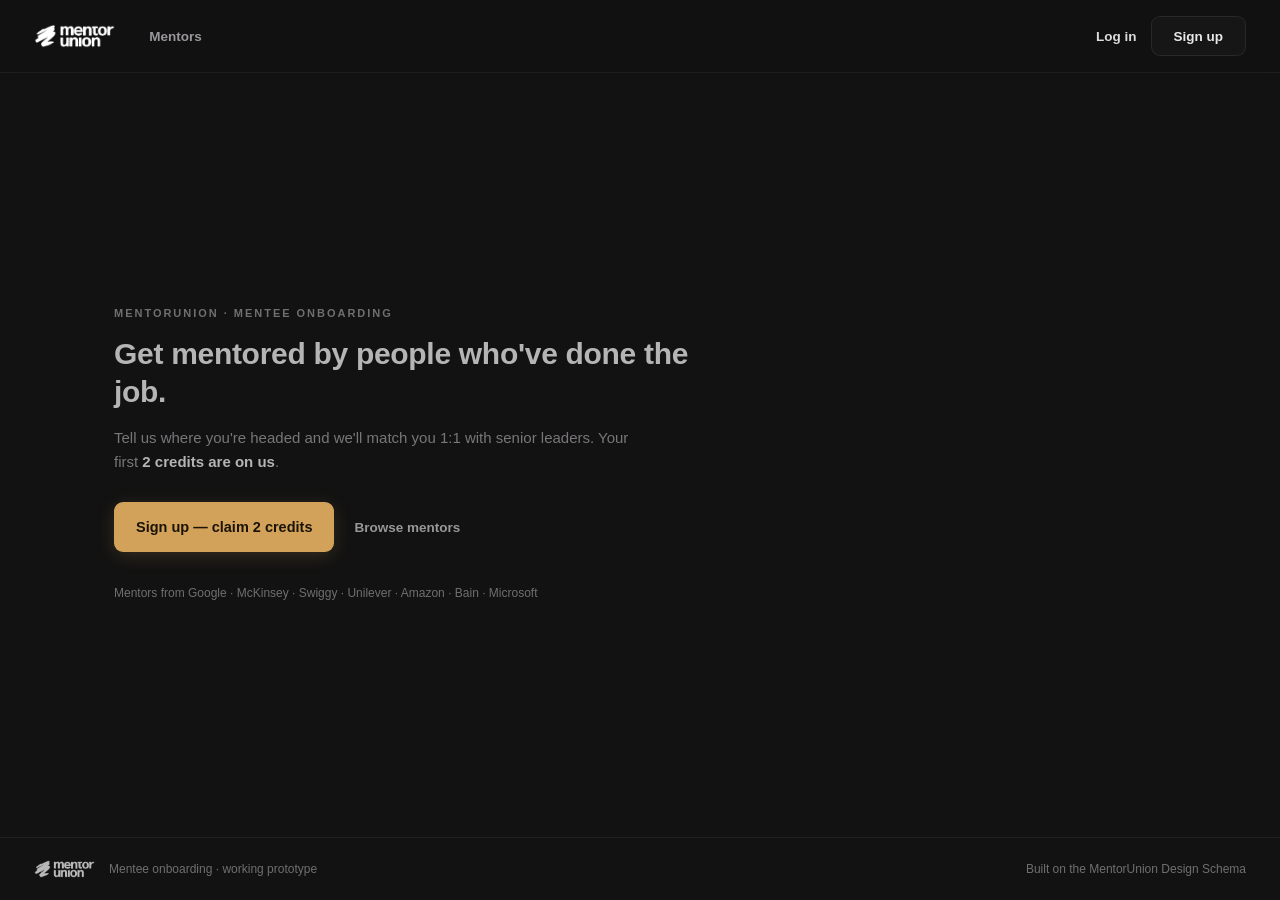
<file: prototypes/mentee-direct-onboarding/onboarding-app.html>
<!DOCTYPE html>
<html lang="en">
<head>
<meta charset="utf-8">
<meta name="viewport" content="width=device-width, initial-scale=1, viewport-fit=cover">
<title>MentorUnion — Find your mentor</title>
<meta name="description" content="MentorUnion mentee onboarding — get matched 1:1 with senior leaders. Interactive prototype.">
<meta name="theme-color" content="#121212">
<meta name="robots" content="noindex, nofollow">
<link rel="icon" type="image/png" href="assets/favicon.png">
<link rel="apple-touch-icon" href="assets/favicon.png">
<meta property="og:type" content="website">
<meta property="og:title" content="MentorUnion — Mentee Onboarding Prototype">
<meta property="og:description" content="Interactive walkthrough: landing → guided signup → personalised mentor match.">
<meta property="og:image" content="assets/favicon.png">
<meta name="twitter:card" content="summary">
<link rel="preconnect" href="https://fonts.googleapis.com">
<link rel="preconnect" href="https://fonts.gstatic.com" crossorigin>
<link href="https://fonts.googleapis.com/css2?family=Material+Symbols+Rounded:opsz,wght,FILL,GRAD@24,400,0,0" rel="stylesheet">
<link rel="stylesheet" href="mentorunion-schema.css">
<style>
/* ============ working-site layout — every control is from mentorunion-schema.css ============ */
html{-webkit-text-size-adjust:100%}
body{min-height:100vh;min-height:100dvh;overflow-x:hidden}
.site{min-height:100vh;min-height:100dvh;display:flex;flex-direction:column}

/* top nav */
.nav{position:sticky;top:0;z-index:20;display:flex;align-items:center;gap:26px;padding:16px 34px;border-bottom:1px solid var(--line);background:rgba(18,18,18,.82);-webkit-backdrop-filter:blur(10px);backdrop-filter:blur(10px)}
.nav .logo{height:24px}
.nav .links{display:flex;gap:24px;margin-left:8px}
.nav .links a{color:var(--mut);font:600 13.5px var(--ff)}
.nav .links a:hover{color:var(--tx)}
.nav .right{margin-left:auto;display:flex;align-items:center;gap:14px}
.nav .login{color:var(--tx-3);font:600 13.5px var(--ff)}
@media (max-width:760px){ .nav .links{display:none} .nav{padding:14px 18px} }

/* hero — deliberately muted/dull so attention goes to the signup journey,
   not to the landing page itself. One amber CTA funnels users into the flow. */
.hero{flex:1;display:flex;align-items:center;max-width:1120px;width:100%;margin:0 auto;padding:64px 34px}
.hero-inner{max-width:600px}
.kicker{font:600 11px var(--ff);letter-spacing:.18em;text-transform:uppercase;color:var(--faint)}
.hero h1{margin:16px 0 0;font:600 30px/1.28 var(--ff);letter-spacing:-.01em;color:var(--tx-4)}
.hero p.lead{margin:15px 0 0;max-width:520px;font:400 15px/1.6 var(--ff);color:var(--mut-2)}
.hero p.lead b{color:var(--tx-4);font-weight:600}
.hero .cta{display:flex;align-items:center;gap:18px;margin-top:28px;flex-wrap:wrap}
.btn.linklike{min-height:auto;padding:4px 2px;background:none;border:none;color:var(--mut);font:600 13.5px var(--ff)}
.btn.linklike:hover{color:var(--tx-3)}
.hero .trustline{margin-top:32px;font:500 12px/1.6 var(--ff);color:var(--faint)}
@media (max-width:520px){ .nav{gap:12px;padding:13px 16px} .hero{padding:34px 18px} .hero h1{font-size:25px} .hero .cta{gap:12px} .hero .cta .btn.primary{width:100%} .btn.linklike{width:100%;text-align:left} }

.foot{border-top:1px solid var(--line);padding:22px 34px;display:flex;gap:14px;align-items:center;color:var(--faint);font:500 12px var(--ff);flex-wrap:wrap}
.foot .logo{height:18px;opacity:.7}
.foot .sp{margin-left:auto}

/* ===== onboarding overlay ===== */
#overlay{position:fixed;inset:0;z-index:100;display:none}
#overlay.show{display:block}
#overlay .scrim{position:absolute;inset:0;background:var(--scrim);-webkit-backdrop-filter:blur(4px);backdrop-filter:blur(4px)}
#overlay .holder{position:absolute;inset:0;display:flex;align-items:center;justify-content:center;padding:24px}
#flowcard{width:min(452px,100%);max-height:92vh;max-height:92dvh;overflow:auto;-webkit-overflow-scrolling:touch;animation:mu-fade .28s ease}
@keyframes mu-fade{from{opacity:0;transform:translateY(8px)}to{opacity:1;transform:none}}
#flowcard::-webkit-scrollbar{width:0}
@media (max-width:480px){ #overlay .holder{padding:10px} #flowcard{max-height:96dvh;padding:20px 18px} }

/* persistence indicator chip */
.pstate{display:inline-flex;align-items:center;gap:6px;border-radius:6px;padding:3px 9px;font:700 9.5px var(--ff);letter-spacing:.04em;white-space:nowrap}
.pstate .sym{font-size:13px}
.pstate.session{background:var(--inset);color:var(--tx-4);border:1px solid var(--line-chip)}
.pstate.saved{background:var(--acc-12);color:var(--acc);border:1px solid var(--acc-22)}

/* The mentors page that used to live here has been removed. Mentee onboarding
   now opens the MU Taxonomy mentee-side All Mentors screen at all-mentors/,
   which is that prototype verbatim — its own layout, filters and styles. */

/* booking toast */
#toast{position:fixed;left:50%;bottom:26px;transform:translateX(-50%) translateY(20px);z-index:200;background:var(--panel);border:1px solid var(--acc-22);border-radius:12px;padding:13px 18px;display:flex;align-items:center;gap:10px;box-shadow:var(--sh-modal);opacity:0;transition:opacity .25s,transform .25s;font:600 13px var(--ff);color:var(--tx)}
#toast.show{opacity:1;transform:translateX(-50%) translateY(0)}
#toast .sym{color:var(--acc)}
</style>
</head>
<body>
<div class="site" id="site">
  <!-- NAV -->
  <nav class="nav">
    <img class="logo" src="assets/mentor-union-logo.png" alt="MentorUnion">
    <div class="links"><a onclick="showMentors()">Mentors</a></div>
    <div class="right">
      <a class="login" onclick="openFlow()">Log in</a>
      <button class="btn ghost" style="min-height:40px" onclick="openFlow()">Sign up</button>
    </div>
  </nav>

  <!-- LANDING (intentionally plain — the signup journey is the focus) -->
  <main class="hero" id="landing">
    <div class="hero-inner">
      <div class="kicker">MentorUnion · mentee onboarding</div>
      <h1>Get mentored by people who've done the job.</h1>
      <p class="lead">Tell us where you're headed and we'll match you 1:1 with senior leaders. Your first <b>2 credits are on us</b>.</p>
      <div class="cta">
        <button class="btn primary lg" onclick="openFlow()">Sign up — claim 2 credits</button>
        <button class="btn linklike" onclick="showMentors()">Browse mentors</button>
      </div>
      <div class="trustline">Mentors from Google · McKinsey · Swiggy · Unilever · Amazon · Bain · Microsoft</div>
    </div>
  </main>

  <footer class="foot">
    <img class="logo" src="assets/mentor-union-logo.png" alt="MentorUnion">
    <span>Mentee onboarding · working prototype</span>
    <span class="sp">Built on the MentorUnion Design Schema</span>
  </footer>
</div>

<!-- The All Mentors page is no longer built here. It is the MU Taxonomy
     mentee-side prototype at all-mentors/index.html, copied in verbatim, and
     onboarding navigates to it. See all-mentors/onboarding-bridge.js. -->

<!-- ONBOARDING OVERLAY -->
<div id="overlay">
  <div class="scrim" onclick="closeFlow()"></div>
  <div class="holder"><div class="card" id="flowcard"></div></div>
</div>

<div id="toast"><span class="sym">check_circle</span><span id="toastmsg"></span></div>

<script>
/* ============================================================
   Data
   ============================================================ */
const DOMAINS = ['Consulting & Strategy','Sales, Brand & Marketing','Tech & Product',"Chief of Staff & Founder's Office",'Data Science & AI','Entrepreneurship & Startups','Communication & Leadership','PEVC, Banking & Investments','Accounting & Finance','Operations & Supply Chain','OB & Human Resource (People / HR)','Blockchain, Crypto & FinTech','Content Creation','Legal, Policies & Economics','Sustainability & ESG','Other / not sure yet'];
const INDUSTRIES = ['Tech, IT, Telecom, AI and ML','Banking, Insurance & Financial Services','Consulting, Legal & Professional Services','Retail, E-commerce & Q-commerce','Education and EdTech','Media and Entertainment','Healthcare, Pharma & Medical Devices','Electronics & Consumer Goods','Logistics & Supply Chain','Automotive and EV','Hospitality and Tourism','Construction and Real Estate','FMCG','Government and Public Sector','Agriculture, AgriTech and FoodTech','Aerospace, Defense and SpaceTech','Chemicals and Petrochemicals','Oil, Gas, Solar and Energy','Non-Profit and Social Impact','Environment, Utilities and GreenTech','Other'];
const COMPANIES = ['Big Tech','Consulting (MBB / Big 4)','Banking & Finance','High-growth / Q-commerce startups','Product / SaaS','FMCG / Consumer','Not sure yet'];
const ATTRIB = ['LinkedIn','Instagram','YouTube','Google','Friend / referral','A mentor','College / university','Event / webinar',"Other / don't remember"];
const STATUSES = ['Student / Fresher','Working professional','Founder / self-employed','On a career break / exploring'];
const STAGES = {
  'Student / Fresher':['In college — 1st/2nd year','In college — 3rd year','In college — final year','Postgrad','Graduated'],
  'Working professional':['<1 year','1–3 years','3–5 years','5–8 years','8–12 years','12+ years'],
  'Founder / self-employed':['<1 year','1–3 years','3–5 years','5–8 years','8–12 years','12+ years'],
  'On a career break / exploring':['No prior experience','<1 year','1–3 years','3–5 years','5+ years']
};
const GOALS = {
  'Student / Fresher':['In college — preparing for placements','In college — looking for projects or skills under a mentor','Graduated — looking for my first job','Planning higher studies / study abroad','Still exploring career paths'],
  'Working professional':['Employed — targeting a promotion','Employed — switching to another domain or role','Employed — switching to another company','Unemployed — restarting after a career break','Unemployed — looking for a job in my current domain','Unemployed — looking for a job in another domain','Growing as a leader / upskilling'],
  'Founder / self-employed':['Building my startup from 0 to 1','Raising funds / investor readiness','Growth and GTM','Scaling operations and team'],
  'On a career break / exploring':['Restarting my career','Reskilling / changing direction','Exploring options']
};
const MENTORS = [
  {name:'Vikram Nair', role:'Director, Product · ex-Microsoft, ex-Swiggy', exp:'9+ yrs', calls:'140+ calls', rating:'4.9', domains:['Tech & Product','Data Science & AI'], agendas:['Career Roadmap','Mock Interview','Resume Prep'], credits:2},
  {name:'Sara Iyer', role:'Partner · ex-McKinsey', exp:'12+ yrs', calls:'210+ calls', rating:'5.0', domains:['Consulting & Strategy'], agendas:['Case / Guesstimates','Career Roadmap'], credits:3},
  {name:'Rohan Das', role:'CXO · ex-Microsoft', exp:'15+ yrs', calls:'95+ calls', rating:'4.8', domains:['Communication & Leadership','Tech & Product'], agendas:['Career Roadmap','Grow Your Brand'], credits:2},
  {name:'Neha Kapoor', role:'VP Marketing · ex-Unilever', exp:'11+ yrs', calls:'130+ calls', rating:'4.9', domains:['Sales, Brand & Marketing'], agendas:['Grow Your Brand','Mock Interview'], credits:2},
  {name:'Arjun Verma', role:'Founder · YC-backed', exp:'7+ yrs', calls:'80+ calls', rating:'4.7', domains:['Entrepreneurship & Startups'], agendas:['Building Startup','Pitchdeck Review'], credits:2},
  {name:'Priya Menon', role:'Sr Data Scientist · ex-Google', exp:'8+ yrs', calls:'110+ calls', rating:'5.0', domains:['Data Science & AI','Tech & Product'], agendas:['Mock Interview','Resume Prep'], credits:2},
  {name:'Karan Shah', role:'Principal PM · ex-Amazon', exp:'10+ yrs', calls:'120+ calls', rating:'4.8', domains:['Tech & Product',"Chief of Staff & Founder's Office"], agendas:['Resume Prep','Mock Interview','Career Roadmap'], credits:2},
  {name:'Ananya Rao', role:'Director Strategy · ex-Bain', exp:'13+ yrs', calls:'160+ calls', rating:'4.9', domains:['Consulting & Strategy','PEVC, Banking & Investments'], agendas:['Case / Guesstimates','Career Roadmap'], credits:3}
];

/* ============================================================
   Session state (NOTHING persists until phone OTP succeeds)
   ============================================================ */
let S, idx, otpTimer;
function freshSession(){ return {method:null,firstName:'',lastName:'',email:'',phone:'',status:'',stage:'',goal:'',domains:[],industries:[],companies:[],attribution:'',committed:false}; }

function flowOrder(){
  const a=['entry'];
  if(S.method==='phone' || S.method==='linkedin') a.push('name'); // google returns a usable name → name step skipped
  a.push('status','stage','goal','domains','industry','companies','claim','otp','success');
  return a;
}
const PROG = {entry:8,name:16,status:28,stage:42,goal:56,domains:70,industry:84,companies:92,claim:100,otp:100,success:100};

function openFlow(){ S=freshSession(); idx=0; document.getElementById('overlay').classList.add('show'); render(); }
function closeFlow(){ document.getElementById('overlay').classList.remove('show'); clearInterval(otpTimer); }
function key(){ return flowOrder()[idx]; }
function go(k){ idx=flowOrder().indexOf(k); render(); }
function next(){ const f=flowOrder(); if(idx<f.length-1){ idx++; render(); } }
function back(){ if(idx>0){ idx--; render(); } }

/* ---- builders ---- */
function esc(s){ return String(s).replace(/&/g,'&amp;').replace(/</g,'&lt;'); }
function ddHTML(field, ph, opts){
  const val=S[field];
  const rows=opts.map(o=>`<div class="opt${o===val?' sel':''}" data-v="${esc(o)}">${esc(o)}</div>`).join('');
  return `<div class="dd" data-field="${field}">
    <button class="trig${val?'':' ph'}" type="button">${val?esc(val):ph}<span class="sym ch">expand_more</span></button>
    <div class="menu">${rows}</div></div>`;
}
function chipsHTML(field, opts, max){
  const sel=S[field];
  const chips=opts.map(o=>{
    const on=sel.includes(o);
    const dim=!on && sel.length>=max;
    return `<button type="button" class="chip${on?' sel':''}${dim?' dim':''}" data-v="${esc(o)}">${on?'<span class="sym">check</span>':''}${esc(o)}</button>`;
  }).join('');
  return `<div class="chips" data-field="${field}" data-max="${max}">${chips}</div>`;
}
function selbarHTML(field, max){
  return `<div class="selbar"><span>Pick up to ${max}</span><span class="cnt"><b>${S[field].length}</b> / ${max} selected</span></div>`;
}
function ctop(){ return `<div class="ctop"><div class="prog"><i style="width:${PROG[key()]}%"></i></div>
   <span class="pstate ${S.committed?'saved':'session'}"><span class="sym">${S.committed?'cloud_done':'lock'}</span>${S.committed?'SAVED':'SESSION ONLY'}</span>
   <button class="x" onclick="closeFlow()"><span class="sym">close</span></button></div>`; }
function foot(primary, label, opts){
  opts=opts||{};
  const dis = opts.enabled===false ? 'disabled' : '';
  const skip = opts.skip ? `<button class="btn ghost" type="button" onclick="next()">Skip</button>` : `<button class="btn ghost" type="button" onclick="back()">Back</button>`;
  const showBack = opts.back!==false;
  return `<div class="cfoot">${showBack?skip:''}<button class="btn primary ${opts.lg?'lg':''}" id="primaryBtn" ${dis} onclick="${primary}">${label}</button></div>`;
}

/* ============================================================
   Render
   ============================================================ */
function render(){
  const card=document.getElementById('flowcard'); const k=key(); card.classList.remove('narrow');
  let h='';
  if(k==='entry'){
    h = `<div class="ctop"><div style="flex:1"></div><button class="x" onclick="closeFlow()"><span class="sym">close</span></button></div>
      <div class="brand"><img src="assets/mentor-union-logo.png" alt="MentorUnion" style="height:24px"></div>
      <div class="q"><h3>Create your account</h3><p class="sub">Get matched 1:1 with senior leaders — CXOs, founders and operators who've done the job.</p></div>
      <div class="body">
        <button class="btn oauth full" onclick="pickOAuth('google')"><span class="gl">${GG}</span>Continue with Google</button>
        <button class="btn oauth full" onclick="pickOAuth('linkedin')"><span class="gl">${LI}</span>Continue with LinkedIn</button>
        <div class="or"><span>or</span></div>
        <label class="field"><span class="pfx">+91 <span class="sym" style="font-size:16px;color:var(--icon)">expand_more</span></span><input id="entryPhone" inputmode="numeric" placeholder="Phone number" value="${esc(S.phone)}" oninput="this.closest('.field').style.borderColor=''" onkeydown="if(event.key==='Enter')pickPhone()"></label>
        <button class="btn primary full" onclick="pickPhone()">Continue</button>
        <p class="fine">No email/password signup. We use your number only to secure your account. <a onclick="event.preventDefault()">Log in</a></p>
        <p class="persist"><span class="sym">lock</span>Entry method & phone are held in this session only — not verified, no account yet.</p>
      </div>`;
  }
  else if(k==='name'){
    const fb = S.method==='linkedin';
    h = ctop() + `
      <div class="q"><span class="steplbl">${fb?'Signed in with LinkedIn':'Phone signup'}</span><h3>${fb?'Confirm your name':'What should we call you?'}</h3><p class="sub">${fb?"LinkedIn didn't return a usable name, so we need it before continuing.":'First name is enough — last name is optional.'}</p></div>
      <div class="body">
        <div class="frow">
          <label class="field lbl"><span class="flabel">First name <span class="req">*</span></span><div class="field"><input id="fn" placeholder="Aarav" value="${esc(S.firstName)}" oninput="S.firstName=this.value;upd()"></div></label>
          <label class="field lbl"><span class="flabel">Last name <span class="opt">optional</span></span><div class="field"><input id="ln" placeholder="Mehta" value="${esc(S.lastName)}" oninput="S.lastName=this.value"></div></label>
        </div>
        ${foot('next()','Continue',{enabled:!!S.firstName.trim()})}
        <p class="persist"><span class="sym">lock</span>Saved to this session only — your account isn't created yet.</p>
      </div>`;
  }
  else if(k==='status'){
    const oauthNote = S.method==='google' ? `<div class="calm"><span class="sym">check_circle</span><p>Signed in with Google as <b>${esc(S.email)}</b>. We've got your name — straight to matching.</p></div>` : '';
    h = ctop() + `
      <div class="q"><span class="steplbl">Step 1 of 5 · about you</span><h3>I'm currently…</h3><p class="sub">Sets your persona so we rank the right mentors first.</p></div>
      <div class="body">${oauthNote}${ddHTML('status','Select one',STATUSES)}
        <div style="height:90px"></div>
        ${foot('next()','Continue',{enabled:!!S.status})}
        <p class="persist"><span class="sym">lock</span>Session only — editable later from your profile.</p>
      </div>`;
  }
  else if(k==='stage'){
    h = ctop() + `
      <div class="q"><span class="steplbl">Step 2 of 5 · about you</span><h3>Your experience</h3></div>
      <div class="body"><span class="ctx"><span class="sym">arrow_outward</span>Based on&nbsp;<b>${esc(S.status)}</b></span>
        ${ddHTML('stage','Select one',STAGES[S.status]||[])}
        <div style="height:60px"></div>
        ${foot('next()','Continue',{enabled:!!S.stage})}
        <p class="persist"><span class="sym">lock</span>Session only.</p></div>`;
  }
  else if(k==='goal'){
    h = ctop() + `
      <div class="q"><span class="steplbl">Step 3 of 5 · about you</span><h3>My goal right now</h3></div>
      <div class="body"><span class="ctx"><span class="sym">arrow_outward</span>Goals for&nbsp;<b>${esc(S.status)}</b></span>
        ${ddHTML('goal','Select one',GOALS[S.status]||[])}
        <div style="height:30px"></div>
        ${foot('next()','Continue',{enabled:!!S.goal})}
        <p class="persist"><span class="sym">lock</span>Session only — durable trajectory signal.</p></div>`;
  }
  else if(k==='domains'){
    h = ctop() + `
      <div class="q"><span class="steplbl">Step 4 of 5 · matching</span><h3>What do you want to grow in?</h3><p class="sub">Your primary matching axis.</p></div>
      <div class="body">${selbarHTML('domains',3)}${chipsHTML('domains',DOMAINS,3)}
        ${foot('next()','Continue',{enabled:S.domains.length>0})}
        <p class="persist"><span class="sym">lock</span>Session only · max 3 · canonical functional-domain taxonomy.</p></div>`;
  }
  else if(k==='industry'){
    h = ctop() + `
      <div class="q"><span class="steplbl">Step 5 of 5 · matching</span><h3>Which industry are you in or targeting?</h3><p class="sub">Secondary matching axis.</p></div>
      <div class="body">${selbarHTML('industries',2)}${chipsHTML('industries',INDUSTRIES,2)}
        ${foot('next()','Continue',{enabled:S.industries.length>0})}
        <p class="persist"><span class="sym">lock</span>Session only · max 2 · top-20 by mentor coverage.</p></div>`;
  }
  else if(k==='companies'){
    h = ctop() + `
      <div class="q"><span class="steplbl">Optional · sharpen your match</span><h3>Where do you want to reach?</h3><p class="sub">Optional — it helps us prioritise mentors from the right rooms.</p></div>
      <div class="body">${chipsHTML('companies',COMPANIES,9)}
        <div class="calm" style="margin-top:6px"><span class="sym">auto_awesome</span><p>Shown only when it sharpens matching. You can <b>skip</b> straight to claiming your credits.</p></div>
        ${foot('next()','Continue',{skip:true})}
        <p class="persist"><span class="sym">lock</span>Session only · conditional precision step.</p></div>`;
  }
  else if(k==='claim'){
    const editing = !S.phone || S._editPhone;
    const phoneRow = !editing
      ? `<div class="box"><span class="sym" style="color:var(--icon);font-size:18px;margin-right:8px">smartphone</span>+91 ${esc(S.phone)}<a class="edit" onclick="editPhone()">Edit<span class="sym">edit</span></a></div>`
      : `<label class="field"><span class="pfx">+91 <span class="sym" style="font-size:16px;color:var(--icon)">expand_more</span></span><input id="claimPhone" inputmode="numeric" placeholder="Phone number" value="${esc(S.phone)}" oninput="S.phone=this.value;upd()"></label>`;
    h = ctop() + `
      <div class="q"><h3>Claim your 2 credits 🎉</h3><p class="sub">Last step. Verify your number to unlock your matches and your 2 welcome credits.</p></div>
      <div class="body" style="gap:14px">
        <div><span class="flabel">How did you hear about us? <span class="req">*</span></span>${ddHTML('attribution','Select one',ATTRIB)}</div>
        <div><span class="flabel">Email <span class="opt">recommended</span>
          <span class="info" tabindex="0"><span class="sym">info</span><span class="tip">Add an email for booking confirmations, calendar invites, receipts and account recovery. Optional — you can add it later. We won't verify it now.</span></span></span>
          <label class="field"><span class="sym" style="color:var(--icon);font-size:18px">mail</span><input placeholder="you@email.com (optional)" value="${esc(S.email)}" oninput="S.email=this.value"></label></div>
        <div><span class="flabel">Mobile number <span class="req">*</span></span>${phoneRow}</div>
        <div class="callout"><i class="coin"></i><p><b>Verify your number to claim 2 credits.</b> A credit is the unit used to book MentorUnion mentor sessions.</p></div>
        <button class="btn primary full lg" id="primaryBtn" ${claimReady()?'':'disabled'} onclick="next()"><span class="sym">verified</span>Verify &amp; claim 2 credits</button>
        <p class="persist"><span class="sym">lock</span>Still session only — the next step (OTP) is what creates your account.</p>
      </div>`;
  }
  else if(k==='otp'){
    h = ctop() + `
      <div class="q"><h3>Enter the code</h3><p class="sub">Sent on <b id="otpChannel">WhatsApp</b> to <b style="color:var(--tx-3)">+91 ${esc(S.phone||'98765 43210')}</b>. <a onclick="go('claim')">Wrong number? Edit</a></p></div>
      <div class="body">
        <div class="calm" style="background:var(--acc-12);border-color:var(--acc-22)"><span class="sym" style="color:var(--acc)">chat</span><p style="color:var(--tx-3)">We sent it on <b>WhatsApp</b>. No WhatsApp? <a onclick="useSMS()">Get it by SMS instead</a>.</p></div>
        <div class="otp" id="otp">${[0,1,2,3,4,5].map(i=>`<input maxlength="1" inputmode="numeric" data-i="${i}">`).join('')}</div>
        <div class="resend"><span class="muted" id="resendMsg">Didn't get it? Resend in 0:24</span><a id="resendBtn" style="display:none" onclick="resend()"><span class="sym">refresh</span>Resend</a></div>
        <button class="btn primary full lg" id="primaryBtn" disabled onclick="commitAndFinish()"><span class="sym">verified</span>Verify &amp; claim 2 credits</button>
        <p class="persist ok"><span class="sym">cloud_done</span>On verify: account created, phone verified, profile written, 2 credits granted.</p>
      </div>`;
  }
  else if(k==='success'){
    const m = bestMentor();
    h = `<div class="ctop"><div class="prog"><i style="width:100%"></i></div><span class="pstate saved"><span class="sym">cloud_done</span>SAVED</span><button class="x" onclick="closeFlow()"><span class="sym">close</span></button></div>
      <div class="body" style="align-items:center">
        <div class="ok-badge"><span class="sym">check</span></div>
        <h3 style="margin:12px 0 0;font:700 21px var(--ff);text-align:center;color:var(--tx-hi)">You're all set${S.firstName?', '+esc(S.firstName):''}</h3>
        <div class="credit-chip"><i class="coin"></i><b>2 credits</b><span>added to your account</span></div>
        <p class="sub" style="text-align:center;margin-top:10px">A credit is the unit used to book MentorUnion mentor sessions. Here's your strongest match to start with.</p>
        <div class="m-card" style="width:100%;margin-top:6px">
          <div class="ph"><span class="sym">person</span><span class="rt"><span class="sym">star</span>${m.rating}</span></div>
          <div class="mb">
            <span class="bestfor"><span class="sym">target</span>Best match for your goal</span>
            <div class="m-name">${esc(m.name)} ${LIin}</div>
            <div class="m-role">${esc(m.role)}</div>
            <div class="m-meta">${esc(m.exp)} of experience · ${esc(m.calls)}</div>
            <div class="m-tags">${m.domains.map(d=>`<span>${esc(d)}</span>`).join('')}</div>
            <button class="btn primary full" onclick="book('${esc(m.name)}',${m.credits})"><span class="sym">videocam</span>Book — ${m.credits} credits (30 min)</button>
          </div>
        </div>
        <button class="btn secondary full" style="margin-top:10px" onclick="goMentorsFromSuccess()">Browse all mentors</button>
        <p class="persist ok"><span class="sym">cloud_done</span>Committed. Routed to a personalised recommendation — not a generic list.</p>
      </div>`;
  }
  card.innerHTML=h;
  if(k==='otp') initOtp();
  const inp=card.querySelector('#fn'); if(inp) inp.focus();
}

/* ---- entry handlers ---- */
function pickOAuth(p){
  S.method=p;
  if(p==='google'){ S.firstName='Aarav'; S.lastName='Mehta'; S.email='aarav.mehta@gmail.com'; }
  else { S.firstName=''; S.lastName=''; S.email='aarav.mehta@linkedin'; } // simulate: no usable name → fallback name step
  S.phone='';
  next();
}
function pickPhone(){
  const v=(document.getElementById('entryPhone').value||'').trim();
  if(!v){ document.getElementById('entryPhone').closest('.field').style.borderColor='var(--req)'; return; }
  S.method='phone'; S.phone=v; next();
}
function editPhone(){ S._editPhone=true; render(); setTimeout(()=>{var i=document.getElementById('claimPhone'); if(i){i.focus();}},0); }
function claimReady(){ return !!S.attribution && !!(S.phone && S.phone.trim()); }
function upd(){ // refresh primary button enabled-state without full re-render
  const k=key(); const btn=document.getElementById('primaryBtn'); if(!btn) return;
  if(k==='name') btn.disabled=!S.firstName.trim();
  else if(k==='claim') btn.disabled=!claimReady();
}

/* ---- delegated: dropdowns & chips ---- */
document.addEventListener('click',function(e){
  const trig=e.target.closest('#flowcard .dd .trig');
  if(trig){ e.stopPropagation(); trig.parentElement.classList.toggle('open'); return; }
  const opt=e.target.closest('#flowcard .dd .opt');
  if(opt){
    const dd=opt.closest('.dd'); const field=dd.dataset.field;
    S[field]=opt.dataset.v;
    if(field==='status'){ S.stage=''; S.goal=''; } // reset dependent answers
    dd.querySelectorAll('.opt').forEach(x=>x.classList.toggle('sel',x===opt));
    const t=dd.querySelector('.trig'); t.classList.remove('ph'); t.childNodes[0].nodeValue=opt.dataset.v;
    dd.classList.remove('open');
    const btn=document.getElementById('primaryBtn');
    if(btn){ const k=key(); if(['status','stage','goal'].includes(k)) btn.disabled=!S[k]; if(k==='claim') btn.disabled=!claimReady(); }
    return;
  }
  const chip=e.target.closest('#flowcard .chips .chip');
  if(chip){
    const wrap=chip.closest('.chips'); const field=wrap.dataset.field; const max=+wrap.dataset.max;
    const v=chip.dataset.v; const arr=S[field]; const i=arr.indexOf(v);
    if(i>=0) arr.splice(i,1); else { if(arr.length>=max) return; arr.push(v); }
    // re-render chips region only, then refresh the count + Continue state
    wrap.outerHTML = chipsHTML(field,(field==='domains'?DOMAINS:field==='industries'?INDUSTRIES:COMPANIES),max);
    const cnt=document.querySelector('#flowcard .selbar .cnt b'); if(cnt) cnt.textContent=S[field].length;
    const btn=document.getElementById('primaryBtn');
    if(btn){ const k=key(); if(k==='domains') btn.disabled=S.domains.length===0; if(k==='industry') btn.disabled=S.industries.length===0; }
    return;
  }
  if(!e.target.closest('#flowcard .dd')) document.querySelectorAll('#flowcard .dd.open').forEach(d=>d.classList.remove('open'));
});

/* ---- OTP ---- */
function initOtp(){
  const wrap=document.getElementById('otp'); const inputs=[...wrap.querySelectorAll('input')];
  inputs[0].focus();
  inputs.forEach((inp,i)=>{
    inp.addEventListener('input',()=>{
      inp.value=inp.value.replace(/\D/g,'').slice(0,1);
      if(inp.value && i<5) inputs[i+1].focus();
      const code=inputs.map(x=>x.value).join('');
      document.getElementById('primaryBtn').disabled = code.length<6;
    });
    inp.addEventListener('keydown',e=>{ if(e.key==='Backspace' && !inp.value && i>0) inputs[i-1].focus(); });
  });
  let t=24; const msg=document.getElementById('resendMsg'); const btn=document.getElementById('resendBtn');
  clearInterval(otpTimer);
  otpTimer=setInterval(()=>{ t--; if(t<=0){ clearInterval(otpTimer); msg.style.display='none'; btn.style.display='inline-flex'; } else { msg.textContent='Didn’t get it? Resend in 0:'+(t<10?'0':'')+t; } },1000);
}
function resend(){ document.getElementById('resendBtn').style.display='none'; const msg=document.getElementById('resendMsg'); msg.style.display='inline'; initOtp(); }
function useSMS(){ document.getElementById('otpChannel').textContent='SMS'; toast('Code re-sent by SMS'); }

/* ---- commit: the ONLY write ---- */
function commitAndFinish(){
  S.committed=true;
  window.MENTORUNION_DB = JSON.parse(JSON.stringify(S));   // simulated DB write
  console.log('%c[MentorUnion] Phone verified → committed to DB & granted 2 credits','color:#d2a25a',window.MENTORUNION_DB);
  next(); // success
}
function bestMentor(){
  const scored=MENTORS.map(m=>({m,score:m.domains.filter(d=>S.domains.includes(d)).length}));
  scored.sort((a,b)=>b.score-a.score || (+b.m.rating)-(+a.m.rating));
  return scored[0].m;
}

/* ---- success → All Mentors ---- */

/* The All Mentors screen is no longer part of this file. It is the MU Taxonomy
   mentee-side prototype, copied verbatim into all-mentors/, and onboarding
   navigates to it rather than drawing its own version.

   Two things travel across, because they belong to onboarding rather than to
   discovery: that the visitor arrived from signup, and which mentor their
   answers matched. all-mentors/onboarding-bridge.js reads both from the query
   string and renders the strip above the screen. Nothing else about that screen
   is ours to change. */
const ALL_MENTORS = 'all-mentors/index.html';

function showMentors(fromOnboarding){
  const q = new URLSearchParams({ from: 'onboarding' });
  if(fromOnboarding && bestName) q.set('match', bestName);
  window.location.href = ALL_MENTORS + '?' + q.toString();
}
let bestName=null;
function goMentorsFromSuccess(){ bestName=bestMentor().name; closeFlow(); showMentors(true); }
function book(name,credits){ toast('Session requested with '+name+' — '+credits+' credits will be used at confirmation.'); }


/* toast */
let toastT;
function toast(msg){ const t=document.getElementById('toast'); document.getElementById('toastmsg').textContent=msg; t.classList.add('show'); clearTimeout(toastT); toastT=setTimeout(()=>t.classList.remove('show'),3200); }

/* brand glyphs */
const GG='<svg viewBox="0 0 48 48" width="20" height="20"><path fill="#FFC107" d="M43.6 20.5H42V20H24v8h11.3C33.7 32.9 29.3 36 24 36c-6.6 0-12-5.4-12-12s5.4-12 12-12c3.1 0 5.9 1.2 8 3.1l5.7-5.7C34.1 6.1 29.3 4 24 4 12.9 4 4 12.9 4 24s8.9 20 20 20 20-8.9 20-20c0-1.3-.1-2.3-.4-3.5z"/><path fill="#FF3D00" d="M6.3 14.7l6.6 4.8C14.7 16 19 12 24 12c3.1 0 5.9 1.2 8 3.1l5.7-5.7C34.1 6.1 29.3 4 24 4 16.3 4 9.7 8.3 6.3 14.7z"/><path fill="#4CAF50" d="M24 44c5.2 0 9.9-2 13.4-5.2l-6.2-5.2C29.2 35.1 26.7 36 24 36c-5.3 0-9.7-3.1-11.3-7.6l-6.5 5C9.6 39.6 16.2 44 24 44z"/><path fill="#1976D2" d="M43.6 20.5H42V20H24v8h11.3c-.8 2.2-2.2 4.1-4.1 5.6l6.2 5.2C39.9 36.6 44 31 44 24c0-1.3-.1-2.3-.4-3.5z"/></svg>';
const LI='<svg viewBox="0 0 24 24" width="20" height="20"><rect width="24" height="24" rx="4" fill="#0A66C2"/><path fill="#fff" d="M7.1 9.3H4.5V18h2.6V9.3zM5.8 8.1c.85 0 1.4-.57 1.4-1.28C7.17 6.08 6.65 5.5 5.8 5.5s-1.4.58-1.4 1.32c0 .71.55 1.28 1.4 1.28zM18.5 18v-4.8c0-2.46-1.32-3.6-3.07-3.6-1.42 0-2.05.78-2.4 1.33V9.3h-2.6V18h2.6v-4.6c0-1.05.74-1.5 1.4-1.5.66 0 1.47.46 1.47 1.53V18h2.6z"/></svg>';
const LIin='<svg class="in" viewBox="0 0 24 24"><rect width="24" height="24" rx="4" fill="#0A66C2"/><path fill="#fff" d="M7.1 9.3H4.5V18h2.6V9.3zM5.8 8.1c.85 0 1.4-.57 1.4-1.28C7.17 6.08 6.65 5.5 5.8 5.5s-1.4.58-1.4 1.32c0 .71.55 1.28 1.4 1.28zM18.5 18v-4.8c0-2.46-1.32-3.6-3.07-3.6-1.42 0-2.05.78-2.4 1.33V9.3h-2.6V18h2.6v-4.6c0-1.05.74-1.5 1.4-1.5.66 0 1.47.46 1.47 1.53V18h2.6z"/></svg>';

/* deep links: #signup opens the flow, #mentors shows the directory,
   #step:KEY jumps to a step with demo data (reviewer / QA shortcut) */
function seedDemo(){
  S=freshSession();
  S.method='phone'; S.firstName='Aarav'; S.lastName='Mehta'; S.phone='98765 43210';
  S.status='Working professional'; S.stage='3–5 years'; S.goal='Employed — switching to another domain or role';
  S.domains=['Consulting & Strategy','Tech & Product','Data Science & AI'];
  S.industries=['Tech, IT, Telecom, AI and ML','Consulting, Legal & Professional Services'];
  S.companies=['Big Tech','Consulting (MBB / Big 4)']; S.attribution='LinkedIn';
}
if(location.hash==='#signup') openFlow();
else if(location.hash==='#mentors') showMentors();
else if(location.hash.indexOf('#step:')===0){ seedDemo(); document.getElementById('overlay').classList.add('show'); go(location.hash.split(':')[1]); }
</script>
</body>
</html>
</file>
<file: assets/shared/styles.css>
:root {
  --page-background: #f6f7f4;
  --card-background: #ffffff;
  --surface-muted: #f0f2ee;
  --primary-text: #1b211d;
  --secondary-text: #4c554f;
  --muted-text: #626c65;
  --border: #d8ddd8;
  --border-strong: #7b867e;
  --accent: #2f6848;
  --accent-hover: #24553a;
  --focus: #1f6f46;
  --status-progress: #c88b17;
  --status-completed: #2f6848;
  --status-not-started: #b42318;
  --status-parked: #68716b;
  --space-1: 0.25rem;
  --space-2: 0.5rem;
  --space-3: 0.75rem;
  --space-4: 1rem;
  --space-5: 1.25rem;
  --space-6: 1.5rem;
  --space-8: 2rem;
  --space-10: 2.5rem;
  --space-12: 3rem;
  --radius-small: 0.375rem;
  --radius: 0.625rem;
  --shadow: 0 6px 18px rgba(27, 33, 29, 0.07);
  --container-width: 90rem;
  --font: Inter, ui-sans-serif, -apple-system, BlinkMacSystemFont, "Segoe UI", sans-serif;
}

*,
*::before,
*::after {
  box-sizing: border-box;
}

html {
  background: var(--page-background);
}

body {
  margin: 0;
  background: var(--page-background);
  color: var(--primary-text);
  font-family: var(--font);
  font-size: 1rem;
  line-height: 1.5;
  -webkit-font-smoothing: antialiased;
}

img,
svg {
  display: block;
  max-width: 100%;
}

button,
input,
select {
  font: inherit;
}

button,
select {
  cursor: pointer;
}

a {
  color: inherit;
}

[hidden] {
  display: none !important;
}

:focus-visible {
  outline: 3px solid var(--focus);
  outline-offset: 3px;
}

.visually-hidden {
  position: absolute !important;
  width: 1px !important;
  height: 1px !important;
  padding: 0 !important;
  margin: -1px !important;
  overflow: hidden !important;
  clip: rect(0, 0, 0, 0) !important;
  white-space: nowrap !important;
  border: 0 !important;
}

.skip-link {
  position: fixed;
  z-index: 100;
  top: var(--space-3);
  left: var(--space-3);
  min-height: 2.75rem;
  padding: 0.625rem 0.875rem;
  transform: translateY(-180%);
  border-radius: var(--radius-small);
  background: var(--primary-text);
  color: #ffffff;
  font-weight: 700;
  text-decoration: none;
}

.skip-link:focus {
  transform: translateY(0);
}

.container {
  width: min(calc(100% - 3rem), var(--container-width));
  margin-inline: auto;
}

.site-header {
  border-bottom: 1px solid var(--border);
  background: rgba(255, 255, 255, 0.92);
}

.header-inner {
  min-height: 3.75rem;
  display: flex;
  align-items: center;
  justify-content: space-between;
  gap: var(--space-4);
}

.brand {
  color: var(--primary-text);
  font-size: 1rem;
  font-weight: 750;
  letter-spacing: -0.01em;
  text-decoration: none;
}

.brand:hover {
  color: var(--accent);
}

.header-label {
  color: var(--muted-text);
  font-size: 0.8125rem;
  font-weight: 600;
}

.page-header {
  display: flex;
  align-items: end;
  justify-content: space-between;
  gap: var(--space-8);
  padding: var(--space-10) 0 var(--space-8);
  border-bottom: 1px solid var(--border);
}

h1,
h2,
h3,
p {
  overflow-wrap: anywhere;
}

h1,
h2,
h3 {
  margin-top: 0;
}

h1 {
  margin-bottom: var(--space-1);
  font-size: clamp(1.75rem, 3vw, 2rem);
  font-weight: 750;
  letter-spacing: -0.025em;
  line-height: 1.2;
}

.page-header > div > p {
  margin: 0;
  color: var(--secondary-text);
  font-size: 0.9375rem;
}

.directory-summary {
  flex: 0 1 auto;
  margin: 0 0 0.125rem;
  color: var(--muted-text);
  font-size: 0.8125rem;
  text-align: right;
}

.directory {
  padding: var(--space-8) 0 5rem;
}

.filters {
  display: grid;
  grid-template-columns: minmax(15rem, 32.5rem) repeat(2, minmax(10rem, 13.75rem)) auto;
  gap: var(--space-3);
  align-items: end;
  margin: 0;
}

.filter-field {
  min-width: 0;
}

.filter-field label {
  display: block;
  margin-bottom: 0.375rem;
  color: var(--secondary-text);
  font-size: 0.75rem;
  font-weight: 700;
}

input,
select,
.reset-button {
  width: 100%;
  min-height: 2.75rem;
  border: 1px solid var(--border-strong);
  border-radius: var(--radius-small);
  background: var(--card-background);
  color: var(--primary-text);
}

input,
select {
  padding: 0.625rem 0.75rem;
}

input:hover,
select:hover {
  border-color: var(--muted-text);
}

input::placeholder {
  color: var(--muted-text);
  opacity: 1;
}

.search-control {
  position: relative;
}

.search-control svg {
  position: absolute;
  top: 50%;
  left: var(--space-3);
  transform: translateY(-50%);
  color: var(--muted-text);
  pointer-events: none;
}

.search-control input {
  padding-left: 2.5rem;
}

.reset-button {
  width: auto;
  padding: 0.625rem var(--space-4);
  color: var(--accent);
  font-size: 0.875rem;
  font-weight: 700;
}

.reset-button:hover {
  border-color: var(--accent);
  background: #f8fbf8;
}

.reset-button:disabled {
  cursor: default;
}

.result-row {
  min-height: 3.25rem;
  display: flex;
  align-items: center;
  border-bottom: 1px solid var(--border);
}

.result-count {
  margin: 0;
  color: var(--muted-text);
  font-size: 0.8125rem;
}

.prototype-grid {
  display: grid;
  grid-template-columns: repeat(auto-fill, minmax(min(100%, 18.5rem), 1fr));
  gap: var(--space-5);
  align-items: stretch;
  padding-top: var(--space-6);
}

.prototype-card {
  min-width: 0;
  height: 100%;
  display: flex;
  overflow: hidden;
  flex-direction: column;
  border: 1px solid var(--border);
  border-radius: var(--radius);
  background: var(--card-background);
  transition: border-color 150ms ease, box-shadow 150ms ease, background-color 150ms ease;
}

.prototype-card:hover {
  border-color: var(--border-strong);
  background: #fefefe;
  box-shadow: var(--shadow);
}

.prototype-card--parked {
  border-color: #cfd4d0;
  background: #fbfcfa;
}

.preview-frame {
  overflow: hidden;
  aspect-ratio: 16 / 10;
  border-bottom: 1px solid var(--border);
  background: var(--surface-muted);
}

.preview-frame img {
  width: 100%;
  height: 100%;
  object-fit: cover;
}

.preview-frame--unavailable img {
  filter: grayscale(0.65);
  opacity: 0.72;
}

.card-body {
  height: 100%;
  display: flex;
  flex: 1;
  flex-direction: column;
  padding: var(--space-5);
}

.card-title {
  margin-bottom: var(--space-2);
  color: var(--primary-text);
  font-size: 1.0625rem;
  font-weight: 750;
  letter-spacing: -0.012em;
  line-height: 1.35;
}

.card-description {
  min-height: 2.75rem;
  max-height: 3em;
  display: -webkit-box;
  margin: 0;
  overflow: hidden;
  color: var(--secondary-text);
  font-size: 0.875rem;
  line-height: 1.5;
  -webkit-box-orient: vertical;
  -webkit-line-clamp: 2;
}

.card-metadata {
  display: grid;
  grid-template-columns: repeat(2, minmax(0, 1fr));
  gap: var(--space-4) var(--space-3);
  margin: var(--space-5) 0 0;
  padding-top: var(--space-5);
  border-top: 1px solid var(--border);
}

.metadata-item {
  min-width: 0;
}

.metadata-item dt {
  margin-bottom: 0.125rem;
  color: var(--muted-text);
  font-size: 0.6875rem;
  font-weight: 700;
  letter-spacing: 0.035em;
  text-transform: uppercase;
}

.metadata-item dd {
  margin: 0;
  overflow-wrap: anywhere;
  color: var(--primary-text);
  font-size: 0.8125rem;
  font-weight: 600;
  line-height: 1.4;
}

.status-value {
  display: inline-flex;
  align-items: center;
  gap: 0.375rem;
  color: var(--primary-text);
}

.status-value::before {
  width: 0.4375rem;
  height: 0.4375rem;
  flex: none;
  border-radius: 50%;
  background: var(--status-mark);
  content: "";
}

.status-value--in-progress {
  --status-mark: var(--status-progress);
}

.status-value--completed {
  --status-mark: var(--status-completed);
}

.status-value--not-started {
  --status-mark: var(--status-not-started);
}

.status-value--parked {
  --status-mark: var(--status-parked);
}

.card-actions {
  display: flex;
  flex-direction: column;
  align-items: stretch;
  gap: var(--space-2);
  margin-top: auto;
  padding-top: var(--space-6);
}

.card-link {
  min-height: 2.75rem;
  display: inline-flex;
  align-items: center;
  justify-content: center;
  padding: 0.625rem var(--space-4);
  border: 1px solid var(--accent);
  border-radius: var(--radius-small);
  background: var(--accent);
  color: #ffffff;
  font-size: 0.875rem;
  font-weight: 700;
  text-decoration: none;
}

.card-link:hover {
  border-color: var(--accent-hover);
  background: var(--accent-hover);
}

.prototype-unavailable {
  min-height: 2.75rem;
  display: flex;
  align-items: center;
  justify-content: center;
  margin: 0;
  padding: 0.625rem var(--space-4);
  border: 1px solid var(--border);
  border-radius: var(--radius-small);
  background: var(--surface-muted);
  color: var(--secondary-text);
  font-size: 0.8125rem;
  font-weight: 700;
  text-align: center;
}

.reference-link {
  min-height: 2.75rem;
  display: inline-flex;
  align-items: center;
  justify-content: center;
  color: var(--accent);
  font-size: 0.8125rem;
  font-weight: 700;
  text-underline-offset: 0.2em;
}

.reference-link:hover {
  color: var(--accent-hover);
}

.empty-state {
  margin-top: var(--space-6);
  padding: var(--space-12) var(--space-6);
  border: 1px solid var(--border);
  border-radius: var(--radius);
  background: var(--card-background);
  text-align: center;
}

.empty-state h3 {
  margin-bottom: var(--space-2);
  font-size: 1rem;
}

.empty-state p {
  margin: 0;
  color: var(--secondary-text);
  font-size: 0.875rem;
}

.noscript-state {
  margin-top: var(--space-6);
}

@media (max-width: 56.25rem) {
  .filters {
    grid-template-columns: repeat(2, minmax(0, 1fr));
  }

  .search-field {
    grid-column: 1 / -1;
  }

  .reset-button {
    justify-self: start;
  }
}

@media (max-width: 37.5rem) {
  .container {
    width: min(calc(100% - 2rem), var(--container-width));
  }

  .header-inner {
    min-height: 3.5rem;
  }

  .page-header {
    align-items: flex-start;
    flex-direction: column;
    gap: var(--space-3);
    padding: var(--space-8) 0 var(--space-6);
  }

  .directory-summary {
    margin: 0;
    text-align: left;
  }

  .directory {
    padding-top: var(--space-6);
  }

  .filters {
    grid-template-columns: 1fr;
  }

  .search-field {
    grid-column: auto;
  }

  .reset-button {
    width: 100%;
  }

  .card-body {
    padding: var(--space-4);
  }
}

@media (prefers-reduced-motion: reduce) {
  *,
  *::before,
  *::after {
    scroll-behavior: auto !important;
    transition-duration: 0.01ms !important;
    transition-delay: 0.01ms !important;
  }
}
</file>
<file: prototypes/all-mentors-taxonomy-filters/styles.css>
/* All Mentors — MentorUnion platform web
   ---------------------------------------------------------------------------
   Colour, radius, spacing, motion and type come from the Mentor Union Design
   Schema (shared/design/Mentor Union Design Schema/tokens/*.css); the :root
   block below is those token files, copied so this prototype opens from the
   file system with no build step and no path into the schema folder.

   Mentor card, top bar and booking geometry is measured off the product
   reference design at its native 1440px width. Navigation
   and filtering are not: the rail is a compact icon-over-label component and the
   taxonomy lives in a filter workspace that only exists while it is open, so the
   page itself is results-first. Both use the same tokens, chips, checkboxes and
   surfaces as the rest of the page rather than a new visual language. */

@import url('https://fonts.googleapis.com/css2?family=Inter:ital,opsz,wght@0,14..32,300..900;1,14..32,300..900&display=swap');

:root {
  color-scheme: dark;

  /* Neutrals — tokens/colors.css */
  --mu-black: #121212;
  --mu-900: #1A1A1A;
  --mu-800: #2C2C2C;
  --mu-700: #3B3B3B;
  --mu-600: #4F4F4F;
  --mu-500: #727272;
  --mu-400: #848484;
  --mu-300: #A0A0A0;
  --mu-200: #C1C1C1;
  --mu-100: #EDEDED;
  --mu-000: #FFFFFF;

  /* Accent — one amber, no gradients */
  --accent-100: #FFF6E7;
  --accent-200: #F4CE91;
  --accent-300: #F0B962;
  --accent-400: #A37E42;
  --accent-500: #423113;

  --brand-linkedin: #1B7EB8;

  /* Surfaces. The reference adds two planes below the schema's three: #070707
     for the rail and the search well, #090909 for the mentor-card body. */
  --surface-page: var(--mu-black);
  --surface-card: var(--mu-900);
  --surface-input: var(--mu-900);
  --surface-hover: var(--mu-800);
  --surface-raised: var(--mu-800);
  --surface-well: #070707;
  --surface-mentor-body: #090909;
  --surface-panel: #171717;

  --border-subtle: #262626;
  --border-control: #303030;
  --border-strong: var(--mu-700);

  --text-primary: var(--mu-000);
  --text-secondary: var(--mu-200);
  --text-tertiary: var(--mu-300);
  --text-muted: var(--mu-400);
  --text-quiet: var(--mu-500);
  --text-disabled: var(--mu-600);
  --text-on-accent: var(--mu-black);
  /* The muted value the reference navigation paints an unavailable section in. */
  --nav-off: #777777;

  /* Type — tokens/typography.css */
  --font-sans: "Inter", "Inter 18pt", -apple-system, BlinkMacSystemFont, "Segoe UI", Roboto, "Helvetica Neue", Arial, sans-serif;
  --fs-3xs: 10px;
  --fs-2xs: 12px;
  --fs-xs: 13px;
  --fs-sm: 14px;
  --fs-md: 16px;
  --fs-lg: 18px;

  /* Radius — tokens/radius.css */
  --radius-1: 4px;
  --radius-2: 6px;
  --radius-3: 8px;
  --radius-4: 10px;
  --radius-pill: 1000px;

  /* Motion — tokens/elevation.css */
  --motion-fast: 120ms;
  --motion-base: 180ms;
  --ease-standard: cubic-bezier(0.2, 0, 0, 1);
  --ring-focus: 0 0 0 3px rgba(240, 185, 98, 0.28);
  /* A plain-neutral alternative to --ring-focus for surfaces that should not
     carry the accent colour on focus (the search fields: focus is not a
     selected/active state here, just "you are typing"). */
  --ring-focus-neutral: 0 0 0 3px rgba(255, 255, 255, 0.14);
  --shadow-e0: 8px 8px 32px 1px rgba(8, 8, 8, 0.12);

  /* Frame */
  --rail-w: 80px;
  --gutter: 20px;
  --topbar-h: 62px;
}

* { box-sizing: border-box; }

html { scrollbar-color: var(--mu-800) var(--surface-page); }

body {
  margin: 0;
  background: var(--surface-page);
  color: var(--text-primary);
  font-family: var(--font-sans);
  -webkit-font-smoothing: antialiased;
}

button { font: inherit; color: inherit; background: none; border: 0; padding: 0; cursor: pointer; }
h1, h2, h3, p { margin: 0; }
ul { margin: 0; padding: 0; list-style: none; }
svg { display: block; flex: none; }

:focus-visible { outline: none; box-shadow: var(--ring-focus); }
/* The focus ring is a box-shadow, so bare icon buttons need a radius of their
   own or the ring reads as a square drawn around the glyph. */
.topbar__bell, .search__clear, .sheet__close, .fsheet__close, .msheet__close,
.fchip button, .mentor__linkedin { border-radius: var(--radius-2); }

.sr-only {
  position: absolute; width: 1px; height: 1px; padding: 0; margin: -1px;
  overflow: hidden; clip: rect(0 0 0 0); white-space: nowrap; border: 0;
}

.skip-link {
  position: absolute; left: -9999px; top: 8px; z-index: 20;
  padding: 8px 14px; border-radius: var(--radius-2);
  background: var(--accent-300); color: var(--text-on-accent);
  font-size: var(--fs-xs); font-weight: 600;
}
.skip-link:focus { left: calc(var(--rail-w) + 16px); }

/* ── Compact navigation rail ────────────────────────────────────────────── */

/* Icon over label, permanently visible, no drawer and no expand: the rail costs
   80px and never more, which is the whole point of it. */

.rail {
  position: fixed; inset: 0 auto 0 0; z-index: 14;
  width: var(--rail-w);
  display: flex; flex-direction: column; align-items: stretch;
  padding: 0 6px;
  background: var(--surface-well);
  overflow: hidden auto;
  scrollbar-width: none;
}
.rail::-webkit-scrollbar { width: 0; }

.rail__mark {
  display: grid; place-items: center;
  height: 56px; flex: none;
  color: var(--mu-000);
}

.rail__group { display: flex; flex-direction: column; gap: 2px; }
.rail__group--foot { margin-top: auto; padding: 10px 0 14px; }

.rail__item {
  display: flex; flex-direction: column; align-items: center; gap: 5px;
  padding: 9px 2px 8px;
  border-radius: var(--radius-2);
  color: var(--text-tertiary);
  text-decoration: none;
  transition: background var(--motion-fast) var(--ease-standard),
              color var(--motion-fast) var(--ease-standard);
}
.rail__icon { display: grid; place-items: center; width: 18px; height: 18px; }
.rail__label {
  font-size: 11px; font-weight: 500; line-height: 13px; letter-spacing: 0.005em;
  white-space: nowrap;
}

.rail__item:hover { background: var(--mu-900); color: var(--mu-000); }
.rail__item[aria-current="page"] { background: var(--mu-900); color: var(--accent-300); }
.rail__item[aria-disabled="true"] { color: var(--nav-off); cursor: default; }
.rail__item[aria-disabled="true"]:hover { background: none; color: var(--nav-off); }

/* ── Mobile tab bar ─────────────────────────────────────────────────────── */

.tabbar {
  display: none;
  position: fixed; left: 0; right: 0; bottom: 0; z-index: 14;
  padding: 6px 4px calc(6px + env(safe-area-inset-bottom, 0px));
  border-top: 1px solid var(--border-subtle);
  background: rgba(7, 7, 7, 0.96);
  backdrop-filter: blur(8px);
}
.tabbar__item {
  flex: 1 1 0; min-width: 0;
  display: flex; flex-direction: column; align-items: center; gap: 4px;
  padding: 6px 2px;
  border-radius: var(--radius-2);
  color: var(--text-tertiary);
  text-decoration: none;
}
.tabbar__icon { display: grid; place-items: center; width: 18px; height: 18px; }
.tabbar__label { font-size: 10px; font-weight: 500; line-height: 12px; white-space: nowrap; }
.tabbar__item[aria-current="page"] { color: var(--accent-300); }
.tabbar__item[aria-disabled="true"] { color: var(--nav-off); }

/* The rest of the destinations, one tap from the tab bar. */
dialog.msheet {
  display: none;
  width: 100vw; max-width: 100vw; margin: auto auto 0; padding: 0;
  border: 0; border-top: 1px solid var(--border-subtle);
  border-radius: var(--radius-4) var(--radius-4) 0 0;
  background: var(--mu-900); color: var(--text-primary);
}
dialog.msheet[open] { display: block; }
dialog.msheet::backdrop { background: rgba(7, 7, 7, 0.72); }
.msheet__head {
  display: flex; align-items: center;
  padding: 14px var(--gutter);
  border-bottom: 1px solid var(--border-subtle);
}
.msheet__head h2 { font-size: var(--fs-md); font-weight: 600; }
.msheet__close { margin-left: auto; color: var(--text-muted); }
.msheet__body { padding: 8px 12px calc(16px + env(safe-area-inset-bottom, 0px)); }

.navrow__item {
  display: flex; align-items: center; gap: 12px;
  height: 46px; padding: 0 10px;
  border-radius: var(--radius-2);
  color: var(--mu-000); text-decoration: none;
  font-size: var(--fs-sm);
}
.navrow__icon { display: grid; place-items: center; width: 18px; height: 18px; flex: none; }
.navrow__item:hover { background: var(--surface-page); }
.navrow__item[aria-current="page"] { color: var(--accent-300); }
.navrow__item[aria-disabled="true"] { color: var(--nav-off); cursor: default; }
.navrow__item[aria-disabled="true"]:hover { background: none; }

/* ── Top bar ────────────────────────────────────────────────────────────── */

.shell { margin-left: var(--rail-w); }

.topbar {
  height: var(--topbar-h);
  display: flex; align-items: center;
  padding: 0 var(--gutter) 0 14px;
}

.topbar__logo { height: 27px; width: auto; }

.topbar__actions { margin-left: auto; display: flex; align-items: center; gap: 9px; }

.chip-control {
  display: flex; align-items: center; gap: 15px;
  height: 46px; padding: 0 16px 0 14px;
  border: 1px solid var(--border-control);
  border-radius: var(--radius-2);
  background: var(--mu-900);
  transition: border-color var(--motion-fast) var(--ease-standard);
}
.chip-control:hover { border-color: var(--border-strong); }

.chip-control__flag {
  width: 30px; height: 30px; border-radius: 50%;
  object-fit: cover; flex: none;
}

.chip-control--credits {
  border-color: #31291C;
  color: var(--accent-300);
  font-size: var(--fs-xs); font-weight: 500;
  gap: 5px; padding: 0 11px;
}
.chip-control--credits:hover { border-color: var(--accent-400); }

.topbar__bell {
  position: relative;
  display: grid; place-items: center;
  width: 26px; height: 32px; margin-left: 8px;
  color: var(--mu-000);
}
.topbar__bell::after {
  content: ""; position: absolute; top: 4px; right: 6px;
  width: 7px; height: 7px; border-radius: 50%;
  background: var(--accent-300);
  border: 1.5px solid var(--surface-page);
}

/* ── Page frame ─────────────────────────────────────────────────────────── */

.page { padding: 22px var(--gutter) 44px; }

.page__head {
  display: flex; align-items: center; justify-content: space-between; gap: 16px;
  min-height: 36px;
}

.page__title {
  margin: 0;
  font-size: var(--fs-lg); font-weight: 600; letter-spacing: -0.01em;
}

.search {
  display: flex; align-items: center; gap: 11px;
  width: min(500px, 55vw); height: 40px; padding: 0 10px;
  border: 1px solid var(--border-subtle); border-radius: var(--radius-3);
  background: var(--surface-input);
  color: var(--text-muted);
  cursor: text;
  transition: border-color var(--motion-fast) var(--ease-standard),
              background var(--motion-fast) var(--ease-standard);
}
.search:hover { border-color: var(--border-strong); }
/* Neutral on focus, not the accent amber: a search field being typed into is
   not a selected or active choice the way a pressed chip or an open menu is,
   so it does not borrow that colour. */
.search:focus-within { border-color: var(--border-strong); box-shadow: var(--ring-focus-neutral); }
.search input {
  flex: 1; min-width: 0; padding: 0;
  border: 0; background: none; color: var(--text-primary);
  font: 400 var(--fs-sm)/20px var(--font-sans);
}
.search input::placeholder { color: var(--text-muted); }
/* The input also matches the page's global :focus-visible rule directly — a
   clicked text field counts as focus-visible in Chromium — which would paint
   its own amber ring on top of the container's now-neutral one. The container
   already carries the visible focus state, so the input's own is silenced. */
.search input:focus { outline: none; box-shadow: none; }
.search input::-webkit-search-cancel-button { appearance: none; }
.search__clear { display: none; color: var(--text-muted); }
.search__clear:hover { color: var(--text-primary); }
.search[data-filled="true"] .search__clear { display: block; }

/* ── Quick filters (agendas) ────────────────────────────────────────────── */

/* One restrained row containing every agenda. The row scrolls horizontally and
   never grows into a multi-line chip wall. */
.quick {
  display: flex; align-items: center; gap: 12px;
  margin-top: 18px;
}

.quick__title {
  flex: none;
  color: var(--text-muted);
  font-size: var(--fs-3xs); font-weight: 600; letter-spacing: 0.07em;
  text-transform: uppercase;
}

.quick__viewport { display: flex; align-items: center; gap: 6px; min-width: 0; flex: 1; }
.quick__list {
  display: flex; flex: 1; flex-wrap: nowrap; gap: 6px; min-width: 0;
  overflow-x: auto; scrollbar-width: none; scroll-behavior: smooth;
}
.quick__list::-webkit-scrollbar { height: 0; }

.quick__nav {
  display: grid; place-items: center; flex: none;
  width: 30px; height: 30px;
  border: 1px solid var(--border-control); border-radius: 50%;
  color: var(--text-tertiary);
}
.quick__nav:hover:not(:disabled) { border-color: var(--border-strong); color: var(--text-primary); }
.quick__nav:disabled { opacity: 0.28; cursor: default; }
.quick__nav--prev svg { transform: rotate(90deg); }
.quick__nav--next svg { transform: rotate(-90deg); }

.chip {
  height: 30px; padding: 0 12px;
  border: 1px solid var(--border-control);
  border-radius: var(--radius-pill);
  background: var(--surface-page);
  color: var(--mu-100);
  font-size: var(--fs-2xs); line-height: 28px;
  white-space: nowrap;
  transition: background var(--motion-fast) var(--ease-standard),
              color var(--motion-fast) var(--ease-standard),
              border-color var(--motion-fast) var(--ease-standard);
}
.chip:hover { border-color: var(--border-strong); background: var(--mu-800); color: var(--mu-000); }
.chip[aria-pressed="true"] {
  background: var(--mu-000); color: var(--mu-black); font-weight: 500;
  border-color: var(--border-control);
}
.chip--more { color: var(--text-tertiary); padding: 0 11px; }
.chip--more:hover { color: var(--mu-000); }

/* ── Results toolbar ────────────────────────────────────────────────────── */

/* Filters on the left decides which mentors are in the set; the view toggle and
   sort on the right decide how that set is drawn. All three stand 40px tall —
   the control height the search field and the schema Dropdown already use — so
   the row reads as one strip and every target clears 40px on touch. */
.toolbar {
  display: flex; align-items: center; flex-wrap: wrap;
  gap: 10px 12px; margin-top: 16px; min-width: 0;
}

/* This button sat at #171717 behind a #303030 border on a #121212 page: 1.04:1
   surface and 1.42:1 border against that page, so only the border did any work
   and the control read as unlit text at 34px tall. It now stands on the raised
   surface behind the strong border — 1.34:1 and 1.67:1 — with the icon lifted
   from tertiary to secondary (7.76:1 on its own surface) and the height taken
   to 40px, and it holds a real open state while the panel is showing.

   Known limit: at 1.67:1 the boundary still does not reach the 3:1 that WCAG
   1.4.11 asks of a non-text UI component. Clearing that needs a border around
   #727272, which is lighter than every other border on this page and would put
   this one control out of balance with the sort trigger and the view toggle
   beside it. Raising it is a design-system decision about the border tokens,
   not a decision about this button. */
.toolbar__filters {
  display: inline-flex; align-items: center; gap: 8px; flex: none;
  height: 40px; padding: 0 15px;
  border: 1px solid var(--border-strong); border-radius: var(--radius-2);
  background: var(--surface-raised);
  color: var(--text-primary);
  font-size: var(--fs-xs); font-weight: 500;
  transition: border-color var(--motion-fast) var(--ease-standard),
              background var(--motion-fast) var(--ease-standard),
              color var(--motion-fast) var(--ease-standard);
}
.toolbar__filters:hover { border-color: var(--mu-600); background: var(--mu-700); }
.toolbar__filters:active { background: var(--surface-raised); }
.toolbar__filters svg { color: var(--text-secondary); }
/* The same amber edge the sort control takes while its list is open. */
.toolbar__filters[aria-expanded="true"] {
  border-color: var(--accent-300); background: var(--mu-700);
}
.toolbar__filters[aria-expanded="true"] svg { color: var(--accent-300); }

.toolbar__badge {
  display: inline-grid; place-items: center;
  min-width: 18px; height: 18px; padding: 0 5px;
  border-radius: var(--radius-pill);
  background: var(--accent-300); color: var(--text-on-accent);
  font-size: var(--fs-3xs); font-weight: 700;
}
.toolbar__badge[hidden] { display: none; }

/* Grid / List — the segmented control the mentor cards already use for
   Domain/Expertise, in the toolbar's 40px height. Track sits in the well shade
   so it reads as an inset switch on the page surface rather than a third
   button; the selected half lifts to the control border shade, as on the card.
   Icon plus word: this prototype nowhere establishes a bare-icon control, so
   neither half is left to an icon alone. */
.toolbar__views {
  display: inline-flex; align-items: center; flex: none;
  margin-left: auto; padding: 4px;
  border: 1px solid var(--border-control); border-radius: var(--radius-pill);
  background: var(--surface-well);
}
.toolbar__view {
  position: relative;
  display: inline-flex; align-items: center; gap: 6px;
  height: 30px; padding: 0 13px;
  border-radius: var(--radius-pill);
  color: var(--text-tertiary);
  font-size: var(--fs-xs); font-weight: 500; line-height: 30px;
  white-space: nowrap;
  transition: background var(--motion-fast) var(--ease-standard),
              color var(--motion-fast) var(--ease-standard);
}
/* The pill is 30px so it reads as a thumb inside the track, but the target it
   offers must be the full 40px the toolbar's other controls give. This takes
   the hit area out to the track edge without moving anything visible; the two
   halves grow vertically only, so they never overlap each other. */
.toolbar__view::after { content: ""; position: absolute; inset: -5px 0; }
.toolbar__view svg { color: currentColor; }
.toolbar__view:hover { color: var(--text-primary); }
.toolbar__view[aria-pressed="true"] { background: var(--border-control); color: var(--mu-000); }

/* Sort keeps its place at the end of the row; the view toggle now carries the
   auto margin that pushes the pair right, so the two never split the free
   space between them. */
.toolbar__sort {
  display: flex; justify-content: flex-end; min-width: 0; flex: 0 1 auto;
  position: relative; z-index: 20;
}

/* The schema Dropdown: a full-control trigger followed by a surfaced listbox.
   The trigger, border, value and chevron are one click target. */
.sortmenu { position: relative; max-width: 100%; min-width: 0; }
.sortmenu__trigger {
  display: flex; align-items: center; gap: 8px;
  width: 100%; max-width: 100%; min-width: 0; height: 40px; padding: 0 12px;
  border: 1px solid var(--border-subtle); border-radius: var(--radius-4);
  background: var(--surface-input); color: var(--text-primary); text-align: left;
  transition: border-color var(--motion-fast) var(--ease-standard),
              background var(--motion-fast) var(--ease-standard);
}
.sortmenu__trigger:hover { border-color: var(--border-strong); background: var(--surface-card); }
.sortmenu[data-open="true"] .sortmenu__trigger { border-color: var(--accent-300); }
.sortmenu__label {
  flex: none; color: var(--text-muted); font-size: var(--fs-2xs); white-space: nowrap;
}
.sortmenu__value {
  min-width: 0; overflow: hidden; text-overflow: ellipsis; white-space: nowrap;
  font-size: var(--fs-sm); font-weight: 500; line-height: 20px;
}
.sortmenu__value span { color: var(--text-tertiary); font-weight: 400; }
.sortmenu__chev {
  display: grid; place-items: center; flex: none; margin-left: auto;
  color: var(--text-muted); transition: transform var(--motion-fast) var(--ease-standard);
}
.sortmenu[data-open="true"] .sortmenu__chev { transform: rotate(180deg); }

.sortmenu__list {
  position: absolute; top: calc(100% + 6px); right: 0; z-index: 30;
  width: max(100%, 280px); max-width: calc(100vw - 24px); max-height: 260px;
  padding: 4px; overflow-y: auto;
  border: 1px solid var(--border-subtle); border-radius: var(--radius-4);
  background: var(--surface-card); box-shadow: var(--shadow-e0);
}
.sortmenu__list[hidden] { display: none; }
.sortmenu__option {
  display: flex; align-items: center; gap: 8px;
  width: 100%; min-height: 44px; padding: 8px 12px;
  border-radius: var(--radius-2); color: var(--text-tertiary); text-align: left;
}
.sortmenu__option:hover,
.sortmenu__option:focus-visible { background: var(--surface-hover); color: var(--text-primary); }
.sortmenu__option[aria-selected="true"] { background: var(--surface-hover); color: var(--text-primary); }
.sortmenu__option-copy { display: flex; flex: 1; flex-direction: column; min-width: 0; }
.sortmenu__option-label {
  overflow: hidden; text-overflow: ellipsis; white-space: nowrap;
  color: inherit; font-size: var(--fs-sm); font-weight: 500; line-height: 20px;
}
.sortmenu__option-support { color: var(--text-muted); font-size: var(--fs-2xs); line-height: 16px; }
.sortmenu__check { display: grid; place-items: center; flex: none; width: 16px; color: var(--accent-300); }

/* ── The active funnel, on the results page ─────────────────────────────── */

/* Industry remains separate; Domain and Expertise stay adjacent without a
   directional arrow. */
.funnel {
  display: flex; align-items: flex-start; gap: 12px;
  margin-top: 12px;
}
.funnel[hidden] { display: none; }

.funnel__path { display: flex; align-items: center; flex-wrap: wrap; gap: 6px; min-width: 0; }
.fstep { display: inline-flex; align-items: center; flex-wrap: wrap; gap: 6px; }
.funnel__related {
  display: inline-flex; align-items: center; flex-wrap: wrap; gap: 6px;
  padding-left: 10px; border-left: 1px solid var(--border-control);
}

.fchip {
  display: inline-flex; align-items: center; gap: 6px;
  min-height: 26px; padding: 0 6px 0 10px;
  border: 1px solid var(--border-control); border-radius: var(--radius-pill);
  color: var(--text-secondary); font-size: var(--fs-2xs);
}
.fchip__kind { color: var(--text-quiet); }
.fchip__kind::after { content: " ·"; }
.fchip button { display: grid; place-items: center; color: var(--text-muted); }
.fchip button:hover { color: var(--text-primary); }
.fchip--more { padding: 0 10px; color: var(--text-tertiary); }
.fchip--more:hover { border-color: var(--border-strong); color: var(--text-primary); }
/* A secondary filter is not part of the taxonomy grouping. */
.fchip--aside { border-style: dashed; }

.funnel__clear {
  flex: none; margin-left: auto; padding: 4px 0;
  color: var(--text-tertiary); font-size: var(--fs-2xs);
  text-decoration: underline; text-underline-offset: 3px;
}
.funnel__clear:hover { color: var(--accent-300); }

/* ── Results ────────────────────────────────────────────────────────────── */

.results {
  min-height: 500px;
  margin-top: 16px;
  padding: var(--gutter);
  border-radius: var(--radius-4);
  background: var(--mu-900);
  /* The card grid answers to the space the results actually have. */
  container-type: inline-size;
}

.grid {
  display: grid;
  grid-template-columns: minmax(0, 1fr);
  grid-auto-rows: 410px;
  column-gap: 12px; row-gap: 18px;
  align-items: stretch;
}
/* Column counts are chosen against card width, not viewport width: the card's
   portrait, tag row and CTA are legible down to ~266px, which is the narrowest
   this prototype has always shipped (two-up at a 600px viewport). Each step is
   therefore placed where the next column still clears that floor.

     ≥1430px of results width -> 5 at 278px   (1590px viewport and wider)
     ≥1180px                  -> 4 at 311px   (1440px viewport)
     ≥800px                   -> 3 at 280px
     ≥500px                   -> 2 at 266px

   Taking 5 columns any lower — at a 1440px viewport it would mean 246px cards —
   pushes the portrait to 81% of the card width and cuts the tag cap to 110px,
   so the fifth column is bought back out of readability. It waits for 1590px. */
@container (min-width: 500px) { .grid { grid-template-columns: repeat(2, minmax(0, 1fr)); } }
@container (min-width: 800px) { .grid { grid-template-columns: repeat(3, minmax(0, 1fr)); } }
@container (min-width: 1180px) { .grid { grid-template-columns: repeat(4, minmax(0, 1fr)); } }
@container (min-width: 1430px) { .grid { grid-template-columns: repeat(5, minmax(0, 1fr)); } }

.results__empty {
  display: flex; flex-direction: column; align-items: center; gap: 8px;
  padding: 110px 20px;
  text-align: center;
}
.results__empty h2 { margin: 0; font-size: var(--fs-md); font-weight: 600; }
.results__empty p { margin: 0; max-width: 420px; color: var(--text-muted); font-size: var(--fs-xs); line-height: 18px; }
.results__empty-actions { display: flex; gap: 8px; margin-top: 10px; }
.results__empty-actions button {
  height: 36px; padding: 0 16px;
  border: 1px solid var(--border-control); border-radius: var(--radius-4);
  color: var(--text-primary); font-size: var(--fs-xs); font-weight: 500;
}
.results__empty-actions button:first-child {
  background: var(--accent-300); border-color: var(--accent-300);
  color: var(--text-on-accent); font-weight: 600;
}
.results__empty-actions button:first-child:hover { background: var(--accent-200); }
.results__empty-actions button:last-child:hover { background: var(--mu-800); border-color: var(--border-strong); }

/* ── Mentor card ────────────────────────────────────────────────────────── */

.mentor {
  display: flex; flex-direction: column;
  width: 100%; min-width: 0; height: 410px;
  border: 1px solid var(--border-subtle);
  border-radius: var(--radius-3);
  background: var(--surface-mentor-body);
  overflow: hidden;
  transition: border-color var(--motion-base) var(--ease-standard);
}
.mentor:hover { border-color: var(--border-control); }

.mentor__media {
  position: relative;
  height: 161px; flex: none;
  background: var(--mu-800);
  overflow: hidden;
}

.mentor__watermark {
  position: absolute; left: 66px; top: 8px;
  width: 224px; height: 148px;
  opacity: 0.06;
  pointer-events: none;
}

.mentor__photo {
  position: absolute; top: 7px; left: 50%;
  width: 199px; height: 165px;
  transform: translateX(-50%);
  object-fit: contain; object-position: top center;
}

.mentor__rating {
  position: absolute; right: 10px; bottom: 11px;
  display: inline-flex; align-items: center; gap: 3px;
  height: 20px; padding: 0 5px;
  border: 1px solid var(--border-control); border-radius: var(--radius-1);
  background: var(--surface-page);
  color: var(--mu-000); font-size: var(--fs-2xs); line-height: 1;
}
.mentor__rating svg { color: var(--accent-300); }

.mentor__body { display: flex; flex: 1; flex-direction: column; min-height: 0; padding: 13px 10px 15px; }

.mentor__name {
  display: flex; align-items: center; gap: 8px;
  font-size: var(--fs-md); font-weight: 500; line-height: 20px;
}
.mentor__name span { min-width: 0; overflow: hidden; text-overflow: ellipsis; white-space: nowrap; }
.mentor__linkedin { margin-left: auto; color: var(--brand-linkedin); }

.mentor__role {
  margin-top: 1px;
  color: var(--text-secondary);
  font-size: var(--fs-xs); line-height: 18px;
  overflow: hidden; text-overflow: ellipsis; white-space: nowrap;
}

.mentor__meta {
  margin-top: 5px;
  color: var(--text-quiet);
  font-size: var(--fs-2xs); font-style: italic; line-height: 16px;
  overflow: hidden; text-overflow: ellipsis; white-space: nowrap;
}

.mentor__rule { height: 1px; margin: 6px 0 8px; background: var(--border-subtle); }

.mentor__toggle {
  display: inline-flex; align-self: flex-start; gap: 0;
  padding: 4px;
  border-radius: var(--radius-pill);
  background: var(--surface-page);
}
.mentor__toggle button {
  height: 26px; padding: 0 13px;
  border-radius: var(--radius-pill);
  color: var(--text-tertiary); font-size: var(--fs-xs); line-height: 26px;
  transition: background var(--motion-fast) var(--ease-standard),
              color var(--motion-fast) var(--ease-standard);
}
.mentor__toggle button:hover { color: var(--text-primary); }
.mentor__toggle button[aria-pressed="true"] { background: var(--border-control); color: var(--mu-000); }

.mentor__tags {
  display: flex; align-content: flex-start; flex-wrap: wrap; gap: 5px;
  height: 45px; min-height: 45px; margin-top: 10px; overflow: hidden;
}

.tag {
  flex: 0 1 auto; height: 20px; padding: 0 10px;
  border: 1px solid var(--border-subtle); border-radius: var(--radius-pill);
  color: var(--text-tertiary); font-size: var(--fs-2xs); line-height: 18px;
  white-space: nowrap; max-width: 100%;
  overflow: hidden; text-overflow: ellipsis;
}
.mentor__tags .tag:not(.tag--more) { max-width: calc(50% - 3px); }
.tag--more { padding: 0 7px; color: var(--text-tertiary); }
.tag--more:hover { border-color: var(--border-strong); color: var(--text-primary); }

.mentor__cta {
  height: 44px; flex: none; margin-top: auto;
  border: 1px solid var(--border-control); border-radius: var(--radius-4);
  background: var(--mu-900);
  color: var(--text-primary);
  font-size: var(--fs-sm); font-weight: 500;
  transition: background var(--motion-fast) var(--ease-standard),
              color var(--motion-fast) var(--ease-standard),
              border-color var(--motion-fast) var(--ease-standard);
}
.mentor__cta:hover,
/* The reference paints one card's CTA amber; that card carries data-cta. */
.mentor[data-cta="accent"] .mentor__cta,
.mrow[data-cta="accent"] .mentor__cta {
  background: var(--accent-300);
  color: var(--text-on-accent); font-weight: 600;
}
.mentor__cta:hover { border-color: var(--accent-300); }
.mentor[data-cta="accent"] .mentor__cta:hover,
.mrow[data-cta="accent"] .mentor__cta:hover { background: var(--accent-200); }
.mentor__cta:active { background: var(--accent-400); border-color: var(--accent-400); transform: translateY(0.5px); }

/* ── Mentor list row ────────────────────────────────────────────────────── */

/* List is the same result set laid along the row instead of down the card, and
   it is built to be read as a column of records rather than as wide cards. Every
   row carries the card's four groups in one order — identity, rating and
   experience, domain/expertise, action — so the eye can run straight down any
   one of them. The row surface, border, radius, tag, toggle, rating chip and CTA
   are the card's own components; only the arrangement and the type scale change.

   Density: a grid result costs 107px of column height at four-up (410px card
   plus an 18px row gap, over four); a list result costs 72px. */
.rows { display: flex; flex-direction: column; gap: 6px; }

.mrow {
  display: grid;
  grid-template-columns: auto minmax(0, 1fr);
  align-items: center;
  column-gap: 12px; row-gap: 10px;
  min-width: 0; padding: 12px;
  border: 1px solid var(--border-subtle);
  border-radius: var(--radius-3);
  background: var(--surface-mentor-body);
  transition: border-color var(--motion-base) var(--ease-standard),
              background var(--motion-base) var(--ease-standard);
}
/* Card hover moves the border; a dense row also needs the surface to move, the
   same lift the filter workspace's browse rows use. */
.mrow:hover { border-color: var(--border-control); background: var(--surface-panel); }

.mrow__portrait {
  grid-column: 1; grid-row: 1;
  width: 44px; height: 44px; flex: none;
  border-radius: var(--radius-3);
  background: var(--mu-800);
  overflow: hidden;
}
.mrow__portrait img { width: 100%; height: 100%; object-fit: cover; object-position: top center; }

.mrow__identity { grid-column: 2; grid-row: 1; min-width: 0; }
.mrow__name {
  display: flex; align-items: center; gap: 7px;
  font-size: var(--fs-sm); font-weight: 500; line-height: 20px;
}
.mrow__name > span:first-child {
  min-width: 0; overflow: hidden; text-overflow: ellipsis; white-space: nowrap;
}
/* On the card the mark is pushed to the far edge; in a row it belongs against
   the name, or it drifts away from what it verifies. */
.mrow__name .mentor__linkedin { margin-left: 0; }
.mrow__role {
  margin-top: 1px;
  color: var(--text-secondary);
  font-size: var(--fs-2xs); line-height: 16px;
  overflow: hidden; text-overflow: ellipsis; white-space: nowrap;
}

.mrow__stats { grid-column: 1 / -1; display: flex; align-items: center; gap: 10px; min-width: 0; }
/* The card's rating chip, un-positioned: on a card it is pinned over the
   portrait, in a row it sits at the head of the metadata group. */
.mrow__rating { position: static; height: 22px; flex: none; }
/* Two lines of this still fit inside the row's 66px, so the experience and call
   counts wrap rather than being cut mid-word against the toggle beside them. */
.mrow__meta {
  min-width: 0;
  color: var(--text-quiet);
  font-size: var(--fs-2xs); font-style: italic; line-height: 16px;
  overflow-wrap: anywhere;
}

.mrow__detail {
  grid-column: 1 / -1;
  display: flex; align-items: center; flex-wrap: wrap; gap: 8px; min-width: 0;
}
.mrow__detail .mentor__toggle { flex: none; padding: 3px; }
.mrow__detail .mentor__toggle button {
  height: 24px; padding: 0 11px; font-size: var(--fs-2xs); line-height: 24px;
}
/* Stacked rows let the tags wrap, but the area is capped at the same two rows
   the card reserves, so an unusually long tag pair can add one line to a row
   and never more. */
.mrow__tags {
  display: flex; align-items: flex-start; align-content: flex-start;
  flex-wrap: wrap; gap: 5px; min-width: 0;
  max-height: 45px; overflow: hidden;
}
/* Tags shrink and ellipsise inside themselves; the +N control never does, or
   the row loses the only way to reach the rest of them. */
.mrow__tags .tag { flex: 0 1 auto; min-width: 0; }
.mrow__tags .tag--more { flex: none; }

.mrow__cta {
  grid-column: 1 / -1;
  height: 38px; width: 100%; margin-top: 0; padding: 0 16px;
  border-radius: var(--radius-3);
  font-size: var(--fs-xs);
  white-space: nowrap;
}

/* Two lines: identity and metadata above, detail and action below. The portrait
   aligns to the name rather than floating between the two lines, and the tags
   stop wrapping here — a third line of tags under the toggle would cost more
   height than the truncation it saves. */
@container (min-width: 560px) {
  .mrow {
    grid-template-columns: auto minmax(0, 1.1fr) minmax(0, 0.9fr) auto;
    column-gap: 14px; row-gap: 8px;
    padding: 11px 14px;
  }
  .mrow__portrait { grid-row: 1 / span 2; align-self: start; }
  .mrow__stats { grid-column: 3 / span 2; grid-row: 1; justify-self: start; }
  .mrow__detail { grid-column: 2 / span 2; grid-row: 2; flex-wrap: nowrap; }
  .mrow__tags { align-items: center; flex-wrap: nowrap; max-height: none; }
  .mrow__cta { grid-column: 4; grid-row: 2; width: auto; justify-self: end; }
}

/* One line, four zones plus the action. The minmax floors are what decide this
   threshold: below roughly 820px of results width the five zones cannot all
   hold their floor, so the row stays in its two-row form rather than crushing
   the tags. */
@container (min-width: 1080px) {
  .mrow {
    /* Weights, not equal columns: the tag zone is the one that can always use
       more room, and the metadata column is sized to hold the longest
       experience string on one line at 1440px and above. The detail floor is
       410px because the Domain/Expertise toggle takes 146px of that zone before
       a single tag is drawn; the remaining 264px is what two readable tags and
       the +N control need. Sized any lower, the tags collapse to one letter and
       an ellipsis. Those floors set the threshold: below 1080px of results
       width the five zones cannot all hold theirs, so the row keeps its
       two-line form rather than shrinking the tags past use. */
    grid-template-columns:
      auto minmax(160px, 0.85fr) minmax(190px, 0.9fr) minmax(410px, 1.5fr) auto;
    column-gap: 18px; row-gap: 0;
    min-height: 66px; padding: 9px 14px;
  }
  .mrow__portrait { grid-row: 1; align-self: center; }
  .mrow__identity { grid-row: 1; }
  .mrow__stats { grid-column: 3; grid-row: 1; }
  .mrow__detail { grid-column: 4; grid-row: 1; }
  .mrow__cta { grid-column: 5; grid-row: 1; }
}

/* ── Filter workspace ───────────────────────────────────────────────────── */

/* The category column is a permanent part of the desktop surface. Only the
   workspace on its right changes. */
dialog.fsheet {
  display: none;
  position: fixed; inset: 0 0 0 auto; margin: 0;
  width: min(920px, calc(100vw - 32px)); max-width: 100vw;
  height: 100%; max-height: 100%; padding: 0;
  border: 0; border-left: 1px solid var(--border-subtle);
  border-radius: var(--radius-4) 0 0 var(--radius-4);
  background: var(--mu-900); color: var(--text-primary);
  box-shadow: var(--shadow-e0); overflow: hidden;
}
dialog.fsheet[open] { display: flex; flex-direction: column; }
dialog.fsheet::backdrop { background: rgba(7, 7, 7, 0.72); }

.fsheet__head {
  display: flex; align-items: center; gap: 12px; flex: none;
  min-height: 58px; padding: 0 20px;
  border-bottom: 1px solid var(--border-subtle);
}
.fsheet__head h2 { font-size: var(--fs-md); font-weight: 600; }
.fsheet__reset {
  margin-left: auto; padding: 6px 4px; border-radius: var(--radius-2);
  color: var(--text-tertiary); font-size: var(--fs-2xs);
}
.fsheet__reset:hover:not(:disabled) { color: var(--accent-300); }
.fsheet__reset:disabled { color: var(--text-disabled); cursor: default; }
.fsheet__close { color: var(--text-muted); }
.fsheet__close:hover { color: var(--text-primary); }

.fsheet__main {
  display: grid; grid-template-columns: 230px minmax(0, 1fr);
  flex: 1; min-height: 0;
}

.fsheet__stages {
  display: flex; flex-direction: column; align-items: stretch; min-width: 0;
  padding: 20px 12px;
  border-right: 1px solid var(--border-subtle);
  background: #141414;
}
.fstages__eyebrow {
  padding: 0 10px 10px;
  color: var(--text-quiet); font-size: var(--fs-3xs); font-weight: 700;
  letter-spacing: 0.08em; text-transform: uppercase;
}
.fstages__item {
  /* No explicit second track: an item without a summary would otherwise carry
     its row gap anyway and sit taller than its content. */
  display: grid; grid-template-columns: minmax(0, 1fr) auto 16px;
  align-items: center; gap: 4px 8px;
  width: 100%; min-height: 62px; padding: 10px;
  border-radius: var(--radius-3); color: var(--text-tertiary);
  text-align: left;
  transition: background var(--motion-fast) var(--ease-standard),
              color var(--motion-fast) var(--ease-standard);
}
.fstages__item:hover { background: var(--surface-panel); color: var(--text-primary); }
.fstages__item[aria-selected="true"] {
  background: var(--surface-raised); color: var(--mu-000);
  box-shadow: inset 3px 0 var(--accent-300);
}
.fstages__label {
  min-width: 0; overflow: hidden; text-overflow: ellipsis; white-space: nowrap;
  font-size: var(--fs-xs); font-weight: 600;
}
/* The rail has room for the full label; the mobile strip does not, and five
   categories at full length would push Company off the visible run. */
.fstages__label--short { display: none; }
.fstages__count {
  display: grid; place-items: center;
  min-width: 20px; height: 20px; padding: 0 6px;
  border-radius: var(--radius-pill);
  background: var(--accent-500); color: var(--accent-300);
  font-size: var(--fs-3xs); font-weight: 700;
}
.fstages__chev { color: var(--text-quiet); transform: rotate(-90deg); }
.fstages__summary {
  grid-column: 1 / -1; min-width: 0;
  overflow: hidden; text-overflow: ellipsis; white-space: nowrap;
  color: var(--text-muted); font-size: var(--fs-2xs); line-height: 16px;
}
.fsheet__workspace { min-width: 0; min-height: 0; display: flex; }
.fsheet__body {
  /* One text column, one spacing scale.
     ------------------------------------------------------------------
     Every row in here carries an internal inset so its hover background is
     wider than its text. Previously that inset pushed the text inward while
     the headings above stayed flush, so a panel showed five different left
     edges at once: heading and eyebrow at 0, browse-row name at +10, checkbox
     at +10, option label and search text at +35, inline child label at +70.

     `--row-inset` is now cancelled by an equal negative margin on every row, so
     each row's leading element — checkbox, name, icon — starts on the heading's
     line and only the background bleeds outward. This is the same relationship
     the category rail beside it already had.

     Two vertical values, and no others: --block-gap between blocks,
     --label-gap between a label and the thing it labels. */
  --row-inset: 10px;
  --block-gap: 16px;
  --label-gap: 8px;

  flex: 1; min-width: 0; min-height: 0; overflow-y: auto;
  padding: 22px 28px 28px;
}

/* The rows that hang their background into the inset. */
.fsearch, .brow, .opt, .fback, .fmore {
  margin-inline: calc(var(--row-inset) * -1);
  padding-inline: var(--row-inset);
}
/* A bordered row spends one of those pixels on its own border, so it takes one
   less of padding and its content still lands on the column. */
.fsearch, .fmore { padding-inline: calc(var(--row-inset) - 1px); }
.fsheet__body::-webkit-scrollbar { width: 6px; }
.fsheet__body::-webkit-scrollbar-thumb { background: var(--mu-800); border-radius: 3px; }

.fworkspace__head { margin-bottom: var(--block-gap); }
.fworkspace__head h3 { font-size: var(--fs-lg); font-weight: 600; letter-spacing: -0.01em; }

/* Full width, not a 560px cap: it heads a list that runs the full column, and a
   control that stops short of the rows beneath it reads as misplaced. The 16px
   icon and 10px gap put the placeholder on the same column as an option label
   (16px box + 10px gap), so the field and the rows below it share one text
   line. */
.fsearch {
  display: flex; align-items: center; gap: 10px;
  width: auto; height: 40px; margin-bottom: var(--block-gap);
  border: 1px solid var(--border-control); border-radius: var(--radius-2);
  background: var(--surface-page); color: var(--text-muted);
  cursor: text;
}
.fsearch:focus-within { border-color: var(--border-strong); box-shadow: var(--ring-focus-neutral); }
/* The UA gives an input its own 1px/2px padding; zeroed here so the placeholder
   starts exactly on the option-label column rather than two pixels past it. */
.fsearch input {
  flex: 1; min-width: 0; padding: 0;
  border: 0; background: none; color: var(--text-primary);
  font: 400 var(--fs-xs)/18px var(--font-sans);
}
.fsearch input:focus { outline: none; box-shadow: none; }
.fsearch input::placeholder { color: var(--text-muted); }
.fsearch [data-stage-clear] { display: none; color: var(--text-muted); border-radius: var(--radius-2); }
.fsearch[data-filled="true"] [data-stage-clear] { display: block; }
.fsearch [data-stage-clear]:hover { color: var(--text-primary); }

.fstage__title { margin: 0 0 var(--label-gap); font-size: var(--fs-md); font-weight: 600; }
/* The rule separates rows, so it spans the rows rather than the text column. */
.fstage__rule {
  display: block; height: 1px; margin: var(--label-gap) calc(var(--row-inset) * -1);
  background: var(--border-subtle);
}

.fcontext {
  display: flex; align-items: flex-start; gap: 10px;
  margin: 0 0 var(--block-gap); min-width: 0;
}
.fcontext__label {
  flex: none; padding-top: 5px;
  color: var(--text-quiet); font-size: var(--fs-2xs); font-weight: 600;
}
.fcontext__chips { display: flex; flex-wrap: wrap; gap: 6px; min-width: 0; }

.fbrowse {
  margin: var(--block-gap) 0 var(--label-gap);
  color: var(--text-quiet);
  font-size: var(--fs-3xs); font-weight: 700; letter-spacing: 0.07em;
  text-transform: uppercase;
}

.flist { display: flex; flex-direction: column; min-width: 0; }
/* Each cell's row bleeds --row-inset outward, so the gap carries that on both
   sides or the two columns' backgrounds touch. */
.flist--domains {
  display: grid; grid-template-columns: repeat(2, minmax(0, 1fr));
  column-gap: calc(18px + 2 * var(--row-inset));
}

.fexpert-group + .fexpert-group {
  margin-top: 20px; padding-top: 20px;
  border-top: 1px solid var(--border-subtle);
}
.fexpert-group h4 {
  margin: 0 0 var(--label-gap); color: var(--text-muted);
  font-size: var(--fs-3xs); font-weight: 700; letter-spacing: 0.07em;
  text-transform: uppercase;
}

/* A row you open to reach a compact child list. */
.brow {
  display: flex; align-items: center; gap: 10px;
  /* A button does not stretch on its own, and a plain 100% would resolve
     against the container and leave the row short of the inset it bleeds into
     on each side — which is what made browse rows end before the search field
     above them. */
  width: calc(100% + 2 * var(--row-inset));
  min-height: 46px; padding-block: 8px;
  border-radius: var(--radius-2); color: var(--text-secondary); text-align: left;
  transition: background var(--motion-fast) var(--ease-standard),
              color var(--motion-fast) var(--ease-standard);
}
.brow:hover { background: var(--surface-panel); color: var(--text-primary); }
.brow[aria-expanded="true"] { background: var(--surface-panel); color: var(--text-primary); }
.brow__name { flex: 1; min-width: 0; font-size: var(--fs-sm); line-height: 19px; overflow-wrap: anywhere; }
.brow__sel {
  flex: none; padding: 0 7px; border-radius: var(--radius-pill);
  background: var(--accent-500); color: var(--accent-300);
  font-size: var(--fs-3xs); font-weight: 600; line-height: 18px;
}
.brow__n { flex: none; color: var(--text-quiet); font-size: var(--fs-2xs); }
.brow__chev {
  flex: none; color: var(--text-quiet); transform: rotate(-90deg);
  transition: transform var(--motion-fast) var(--ease-standard),
              color var(--motion-fast) var(--ease-standard);
}
.brow[aria-expanded="true"] .brow__chev { color: var(--accent-300); transform: rotate(0); }
.brow--more { min-height: 52px; border-bottom: 1px solid var(--border-subtle); border-radius: 0; }
.brow--more[aria-expanded="true"] { border-bottom-color: transparent; }

/* Standard-height laptop and desktop windows keep one child group open beneath
   its parent row. Short and narrow windows never render this element: they use
   the existing dedicated drill screen instead. */
/* One nesting step, not a second inset system: the panel indents by 20px and
   the rows inside it bleed onto its rule exactly as top-level rows bleed onto
   the body's content edge. */
.finline {
  margin: 2px 0 10px 20px;
  padding: 8px 0 10px var(--row-inset);
  border-left: 2px solid var(--border-control);
}
.finline .fsearch { margin-block: 2px 10px; }
.finline .fstage__rule { margin-block: 6px; }
.brow--more + .finline { margin-top: -1px; padding-top: 6px; }

.fback {
  display: inline-flex; align-items: center; gap: 10px;
  margin-bottom: var(--block-gap); padding-block: 5px;
  border-radius: var(--radius-2); color: var(--text-tertiary); font-size: var(--fs-2xs);
}
.fback svg { transform: rotate(90deg); }
.fback:hover { color: var(--accent-300); }

.fnone { padding: 20px 0; }
.fnone p, .fgroup__empty { color: var(--text-muted); font-size: var(--fs-xs); line-height: 18px; }
.fnone button,
.fmore {
  min-height: 34px; padding-block: 0;
  border: 1px solid var(--border-control); border-radius: var(--radius-2);
  color: var(--text-primary); font-size: var(--fs-2xs);
}
.fnone button { margin-top: 10px; padding-inline: 12px; }
.fnone button:hover,
.fmore:hover { background: var(--mu-800); border-color: var(--border-strong); }

/* Sits under the capped option list; the negative inline margin is inherited
   from the shared row rule above, so its label starts on the text column. It is
   the control that reveals the rest of a 45-row list, so it carries a target
   the size of the rows it reveals rather than the size of its own text. */
.fmore {
  display: inline-flex; align-items: center;
  min-height: 38px; margin-top: var(--label-gap); width: auto;
  padding-inline: calc(var(--row-inset) - 1px);
}

/* Option rows — one row shape wherever a value sits. */
.opt {
  display: flex; align-items: flex-start; gap: 10px;
  min-height: 38px; padding: 8px 10px;
  border-radius: var(--radius-2); color: var(--text-tertiary);
  font-size: var(--fs-sm); line-height: 20px; cursor: pointer;
  transition: color var(--motion-fast) var(--ease-standard),
              background var(--motion-fast) var(--ease-standard);
}
.opt:hover { color: var(--text-secondary); background: var(--surface-panel); }
.opt input { position: absolute; opacity: 0; width: 0; height: 0; }
.opt__label { min-width: 0; overflow-wrap: anywhere; }
.opt__box {
  display: grid; place-items: center; flex: none;
  width: 16px; height: 16px; margin-top: 2px;
  border: 1.5px solid var(--mu-600);
  transition: border-color var(--motion-fast) var(--ease-standard),
              background var(--motion-fast) var(--ease-standard);
}
.opt--radio .opt__box { border-radius: 50%; }
.opt--check .opt__box { border-radius: var(--radius-1); color: var(--text-on-accent); }
.opt__box::after { content: ""; }
.opt--radio .opt__box::after {
  width: 7px; height: 7px; border-radius: 50%; background: var(--mu-000);
  transform: scale(0); transition: transform var(--motion-base) var(--ease-standard);
}
.opt input:checked ~ .opt__box { border-color: var(--mu-000); }
.opt--radio input:checked ~ .opt__box::after { transform: scale(1); }
.opt--check input:checked ~ .opt__box { background: var(--accent-300); border-color: var(--accent-300); }
.opt--check .opt__box svg { opacity: 0; }
.opt--check input:checked ~ .opt__box svg { opacity: 1; }
.opt:hover .opt__box { border-color: var(--mu-500); }
.opt:has(input:checked) { color: var(--text-primary); }
.opt:has(input:focus-visible) { box-shadow: var(--ring-focus); }
.opt[data-included="true"] { cursor: default; color: var(--text-quiet); }
.opt[data-included="true"] .opt__box { background: var(--accent-400); border-color: var(--accent-400); }
.opt[data-included="true"]:hover { color: var(--text-quiet); background: none; }
.opt__crumb { display: block; color: var(--text-quiet); font-size: var(--fs-2xs); line-height: 16px; }
.opt__new {
  display: inline-block; white-space: nowrap; padding: 0 6px; margin-left: 2px;
  border-radius: var(--radius-1); background: var(--accent-500); color: var(--accent-300);
  font-size: var(--fs-3xs); font-weight: 600; line-height: 16px; vertical-align: 2px;
}

.fsheet__foot {
  display: flex; align-items: center; gap: 12px; flex: none;
  min-height: 66px; padding: 10px 20px calc(10px + env(safe-area-inset-bottom, 0px));
  border-top: 1px solid var(--border-subtle); background: var(--mu-900);
}
.fsheet__clear {
  color: var(--text-tertiary); font-size: var(--fs-xs);
  text-decoration: underline; text-underline-offset: 3px;
}
.fsheet__clear:hover:not(:disabled) { color: var(--accent-300); }
.fsheet__clear:disabled { color: var(--text-disabled); cursor: default; text-decoration: none; }
.fsheet__done {
  margin-left: auto; height: 42px; padding: 0 22px;
  border-radius: var(--radius-4); background: var(--accent-300); color: var(--text-on-accent);
  font-size: var(--fs-sm); font-weight: 600;
}
.fsheet__done:hover { background: var(--accent-200); }

/* ── Booking sheet ──────────────────────────────────────────────────────── */

dialog.sheet {
  width: min(420px, calc(100vw - 32px)); padding: 0;
  border: 1px solid var(--border-subtle);
  border-radius: var(--radius-4);
  background: var(--mu-900); color: var(--text-primary);
  box-shadow: var(--shadow-e0);
}
dialog.sheet::backdrop { background: rgba(7, 7, 7, 0.72); }
.sheet__head { display: flex; align-items: flex-start; gap: 12px; padding: 20px 20px 0; }
.sheet__head h2 { margin: 0; font-size: var(--fs-md); font-weight: 600; }
.sheet__head p { margin: 4px 0 0; color: var(--text-muted); font-size: var(--fs-xs); line-height: 18px; }
.sheet__close { margin-left: auto; color: var(--text-muted); }
.sheet__close:hover { color: var(--text-primary); }
.sheet__body { padding: 16px 20px 20px; }
.sheet__body dl { display: grid; grid-template-columns: auto 1fr; gap: 8px 16px; margin: 0 0 16px; }
.sheet__body dt { color: var(--text-muted); font-size: var(--fs-2xs); }
.sheet__body dd { margin: 0; font-size: var(--fs-xs); text-align: right; }
.sheet__cta {
  width: 100%; height: 44px;
  border-radius: var(--radius-4);
  background: var(--accent-300); color: var(--text-on-accent);
  font-size: var(--fs-sm); font-weight: 600;
}
.sheet__cta:hover { background: var(--accent-200); }
.sheet__cta:active { background: var(--accent-400); }

/* ── Tablet: the rail keeps its shape but takes less width ──────────────── */

@media (max-width: 999px) {
  :root { --rail-w: 68px; }
  .rail__label { font-size: var(--fs-3xs); }
  .search { width: min(340px, 38vw); }
}

/* ── Mobile: bottom tab bar instead of a rail ───────────────────────────── */

@media (max-width: 767px) {
  :root { --rail-w: 0px; --gutter: 14px; }

  .rail { display: none; }
  .tabbar { display: flex; }
  /* Clear of the tab bar. */
  .page { padding-bottom: calc(78px + env(safe-area-inset-bottom, 0px)); }

  .page__head { flex-direction: column; align-items: stretch; gap: 12px; }
  .search { width: 100%; }
  .topbar { padding: 0 14px 0 12px; }
  .chip-control { height: 40px; gap: 8px; padding: 0 10px; }
  .chip-control__flag { width: 24px; height: 24px; }

  /* One scrolling row rather than a wrapped agenda wall. */
  .quick { flex-direction: column; align-items: stretch; gap: 8px; margin-top: 14px; }
  .quick__viewport { width: 100%; }
  .chip { scroll-snap-align: start; }

  .funnel { flex-direction: column; align-items: stretch; gap: 8px; }
  .funnel__clear { margin-left: 0; align-self: flex-start; }

  .results { padding: 14px; min-height: 320px; }

  /* Full-screen workspace. The compact category strip stays fixed above the
     only vertical scrolling region, so switching categories never needs Back. */
  dialog.fsheet {
    inset: 0; width: 100vw; height: 100%;
    border-radius: 0; border-left: 0;
  }
  .fsheet__head { min-height: 54px; padding: 0 14px; }
  .fsheet__main { display: flex; flex-direction: column; }
  .fsheet__stages {
    flex: none; flex-direction: row; align-items: center; gap: 3px;
    padding: 8px 10px; overflow-x: auto; scrollbar-width: none;
    border-right: 0; border-bottom: 1px solid var(--border-subtle);
    background: var(--surface-panel);
  }
  .fsheet__stages::-webkit-scrollbar { height: 0; }
  .fstages__eyebrow, .fstages__summary, .fstages__chev { display: none; }
  .fstages__label { display: none; }
  .fstages__label--short { display: block; }
  .fstages__item {
    display: inline-flex; align-items: center; gap: 6px; flex: none;
    width: auto; min-height: 44px; padding: 0 11px;
    white-space: nowrap;
  }
  .fstages__item[aria-selected="true"] { box-shadow: inset 0 -2px var(--accent-300); }
  .fstages__label { overflow: visible; font-size: var(--fs-2xs); }
  .fstages__count { min-width: 18px; height: 18px; }
  .fsheet__workspace { flex: 1; }
  .fsheet__body { padding: 18px 16px 24px; }
  .flist--domains { grid-template-columns: minmax(0, 1fr); }
  .opt { min-height: 44px; padding-block: 11px; }
  .brow { min-height: 52px; }
  .fmore, .fnone button { min-height: 44px; }
}

@media (max-width: 519px) {
  .topbar__logo { height: 22px; }
  .chip-control__flag { width: 20px; height: 20px; }
  .chip-control:not(.chip-control--credits) svg { display: none; }
  .fstages__item { padding: 0 9px; }
  .quick__nav { width: 28px; height: 28px; }
  /* Three controls no longer fit on one line. Rather than shrink them, Filters
     and the view toggle hold the line at its two ends and sort takes the next
     line whole — the basis of 100% is what forces that wrap. */
  .toolbar__sort { flex: 1 0 100%; }
  .sortmenu { width: 100%; }
  .sortmenu__label { display: none; }
  .toolbar__view { padding: 0 11px; }
}
</file>
<file: prototypes/credit-purchase/assets/index-m4y-vYS7.css>
:root{--bg: #0e0e10;--panel: #161618;--panel-strong: #1d1c1a;--surface: #121214;--border: rgba(255, 255, 255, .08);--border-strong: rgba(255, 255, 255, .16);--text: #f4f3f1;--muted: #97948c;--subtle: #7a776f;--accent: #e6b25e;--accent-soft: rgba(247, 211, 68, .12);--success: #5fbf86;--danger: #e8826b;--shadow: 0 30px 80px rgba(0, 0, 0, .55);--radius: 16px;--max-page: 1280px;font-family:Montserrat,system-ui,-apple-system,BlinkMacSystemFont,Segoe UI,sans-serif;color:var(--text);background:var(--bg)}*{box-sizing:border-box}html,body,#root{min-height:100%;margin:0}body{background:var(--bg)}button,input,textarea{font:inherit}button{color:inherit}button:focus-visible,input:focus-visible,textarea:focus-visible{outline:2px solid var(--accent);outline-offset:2px}img{max-width:100%;display:block}h1,h2,h3,p{margin:0}h1{font-size:clamp(1.55rem,1.2rem + 1vw,2rem);line-height:1.15;font-weight:800}h2{font-size:clamp(1.15rem,1rem + .45vw,1.45rem);line-height:1.2;font-weight:700}h3{font-size:1rem;line-height:1.25;font-weight:700}p{color:var(--muted);line-height:1.55}.material-symbols-rounded{font-family:Material Symbols Rounded;font-weight:400;font-style:normal;font-size:1.2em;line-height:1;display:inline-block;vertical-align:middle}.app-shell{min-height:100vh;display:grid;grid-template-columns:74px minmax(0,1fr);background:var(--bg)}.sidebar{position:sticky;top:0;height:100vh;width:74px;background:#08080a;border-right:1px solid rgba(255,255,255,.06);display:flex;flex-direction:column;align-items:center;z-index:30;transition:transform .28s cubic-bezier(.4,0,.2,1),width .28s cubic-bezier(.4,0,.2,1)}.sidebar-logo{height:65px;width:100%;display:flex;align-items:center;justify-content:center;gap:12px;padding:0 16px;border-bottom:1px solid rgba(255,255,255,.05)}.sidebar-mark{height:24px}.sidebar-wordmark{display:none;height:22px}.sidebar-close-btn{display:none;border:0;background:transparent;color:var(--muted);cursor:pointer;margin-left:auto;width:36px;height:36px;border-radius:10px;place-items:center}.sidebar-close-btn:hover{color:var(--text);background:#ffffff14}.sidebar-backdrop{position:fixed;top:0;right:0;bottom:0;left:0;z-index:29;background:#060608a6;backdrop-filter:blur(4px);-webkit-backdrop-filter:blur(4px);animation:fadeIn .2s ease forwards}@keyframes fadeIn{0%{opacity:0}to{opacity:1}}.sidebar-nav{display:flex;flex-direction:column;gap:6px;padding-top:18px}.icon-nav,.icon-button{border:0;border-radius:11px;background:transparent;color:#67645d;cursor:pointer;display:inline-flex;align-items:center;justify-content:center;gap:10px}.icon-nav{width:42px;height:42px}.icon-nav-label{display:none;font-size:.82rem;font-weight:700;white-space:nowrap}.icon-nav:disabled{cursor:default}.icon-nav.is-active{color:var(--accent);background:var(--accent-soft)}.icon-button{width:40px;height:40px;color:#cfccc4;background:#ffffff0f;flex:none}.app-main{min-width:0;display:flex;flex-direction:column}.topbar{min-height:65px;border-bottom:1px solid rgba(255,255,255,.06);display:flex;align-items:center;justify-content:space-between;gap:16px;padding:0 26px}.topbar-left{display:flex;align-items:center;gap:10px}.mobile-menu-btn{display:none;width:42px;height:42px;border:0;border-radius:11px;background:transparent;color:var(--muted);cursor:pointer;place-items:center;transition:color .16s ease,background .16s ease}.mobile-menu-btn:hover{color:var(--text);background:#ffffff14}.brand-button{border:0;background:transparent;cursor:pointer;padding:0}.brand-button img{height:30px}.topbar-actions{display:flex;align-items:center;gap:10px}.locale-pill,.credit-pill,.currency-note{min-height:40px;display:inline-flex;align-items:center;gap:7px;border-radius:999px;border:1px solid var(--border-strong);padding:7px 13px;color:#cfccc4;background:transparent;font-weight:700;font-size:.82rem}.credit-pill{cursor:pointer;color:var(--accent);border-color:#f7d34473}.app-content{flex:1}.page{width:min(var(--max-page),calc(100vw - 74px));padding:34px 40px 60px}.page-narrow{max-width:1240px}.page-form{max-width:720px;margin-inline:auto}.page-intro{max-width:680px;margin-bottom:24px}.page-intro p{margin-top:8px}.page-heading-row,.section-title-row,.mentor-toolbar{display:flex;align-items:flex-start;justify-content:space-between;gap:20px}.hub-layout{display:grid;grid-template-columns:minmax(0,1fr) 330px;gap:22px;align-items:start}.hub-primary{display:flex;flex-direction:column;gap:18px}.wallet-card,.surface,.info-card,.plan-card,.help-card,.form-card,.filter-group,.exact-card{background:var(--panel);border:1px solid var(--border);border-radius:var(--radius)}.wallet-card{display:flex;align-items:center;justify-content:space-between;gap:24px;padding:28px;background:linear-gradient(150deg,var(--panel-strong),var(--panel));border-color:#f7d34438}.wallet-count{display:flex;align-items:baseline;gap:10px;margin-top:6px}.wallet-count span{font-size:clamp(3rem,7vw,4rem);font-weight:800;line-height:.95}.wallet-count small{color:var(--muted);font-weight:600}.wallet-note{display:inline-flex;margin-top:14px;color:var(--accent);background:var(--accent-soft);border:1px solid rgba(247,211,68,.28);border-radius:8px;padding:7px 11px;font-size:.78rem;font-weight:700}.wallet-actions{display:grid;gap:10px;width:230px;flex:none}.surface{padding:22px 24px}.hub-aside{display:grid;gap:18px}.info-card{padding:20px;display:flex;gap:12px}.info-card>.material-symbols-rounded{color:var(--accent);font-size:1.35rem}.info-card p{margin-top:6px;font-size:.84rem}.info-card-link{display:inline-flex;margin-top:10px;border:0;background:transparent;color:var(--accent);font-size:.78rem;font-weight:700;cursor:pointer;padding:0;text-decoration:underline;text-underline-offset:3px}.info-card-link:hover{opacity:.75}.policy-body{display:grid}.policy-section{padding:20px 0;border-bottom:1px solid var(--border)}.policy-section:first-child{padding-top:0}.policy-section:last-child{padding-bottom:0;border-bottom:0}.policy-section h3{margin-bottom:10px}.policy-list{margin:10px 0 0;padding-left:18px;color:var(--muted);font-size:.9rem;line-height:1.7}.policy-link{color:var(--accent);text-decoration:underline;text-underline-offset:2px}.eyebrow{color:var(--muted);font-size:.7rem;letter-spacing:.16em;text-transform:uppercase;font-weight:800}.status-chip,.popular-chip,.tax-note{border-radius:999px;padding:4px 9px;background:#5fbf8629;color:var(--success);font-size:.68rem;font-weight:800;white-space:nowrap}.tax-note{display:inline-flex;width:fit-content;margin-bottom:8px;background:#f7d3441f;color:var(--accent)}.popular-chip{background:var(--accent);color:#1a1407}.plan-grid{display:grid;grid-template-columns:repeat(3,minmax(0,1fr));gap:18px}.plan-card{display:flex;flex-direction:column;min-height:470px;padding:22px}.plan-card.is-popular{border-color:var(--accent)}.plan-card-head{display:flex;align-items:center;justify-content:space-between;margin-bottom:16px}.icon-box{width:44px;height:44px;display:inline-grid;place-items:center;border-radius:12px;background:var(--accent-soft);color:var(--accent);flex:none}.plan-card p,.muted{color:var(--muted);font-size:.82rem}.plan-credit-line{display:flex;align-items:baseline;gap:8px;margin:20px 0 12px}.plan-credit-line strong{font-size:clamp(2.2rem,4vw,2.85rem);line-height:.9}.plan-price{font-size:1.3rem;font-weight:800;margin-bottom:4px}.plan-card ul{list-style:none;padding:0;margin:18px 0 24px;display:grid;gap:11px;color:#b6b3aa;font-size:.84rem}.expiry-note{border-left:2px solid var(--danger);padding-left:10px;margin:0 0 20px;font-size:.72rem;line-height:1.5;color:var(--muted)}.plan-card li:before{content:"check";font-family:Material Symbols Rounded;color:var(--success);margin-right:8px}.plan-card .btn{margin-top:auto}.plans-footer-grid{display:grid;grid-template-columns:minmax(0,1fr) 300px;gap:18px;margin-top:18px}.custom-row,.help-card{min-height:132px;padding:20px 24px}.custom-row{display:flex;align-items:center;justify-content:space-between;gap:16px;border:1px solid var(--border);border-radius:var(--radius);background:var(--panel);text-align:left;cursor:pointer}.custom-row>span:nth-child(2){flex:1;display:grid;gap:3px}.custom-row small,.custom-row em{color:var(--muted);font-style:normal}.custom-row strong{font-size:1.12rem}.help-card{display:grid;align-content:start;gap:10px}.help-card .btn{margin-top:auto}.qty-row{display:flex;align-items:center;justify-content:space-between;gap:20px;padding-bottom:20px;border-bottom:1px solid var(--border)}.stepper{display:inline-flex;align-items:center;gap:12px;border:1px solid var(--border-strong);border-radius:12px;padding:8px}.stepper strong{min-width:38px;text-align:center;font-size:1.4rem}.detail-list{display:grid;gap:12px;padding:18px 0}.detail-row,.pricing-row{display:flex;align-items:center;justify-content:space-between;gap:16px;color:#b6b3aa;font-size:.9rem}.detail-row strong,.pricing-row strong{color:var(--text);text-align:right}.detail-row.highlight strong{color:var(--accent)}.pricing-breakdown{display:grid;gap:10px;padding:18px 0;border-top:1px solid var(--border);border-bottom:1px solid var(--border)}.pricing-breakdown-compact{padding:12px 0}.pricing-total{padding-top:10px;border-top:1px solid var(--border);font-weight:800}.pricing-total strong{font-size:1.45rem}.balance-banner{display:flex;align-items:center;justify-content:space-between;gap:12px;margin:16px 0;border:1px solid rgba(95,191,134,.26);background:#5fbf8617;color:#b6b3aa;border-radius:13px;padding:14px 16px;font-size:.9rem}.balance-banner strong{color:var(--success)}.transaction-list,.transaction-table{display:grid}.transaction-row{display:grid;grid-template-columns:1.2fr 2fr .8fr .8fr .9fr;gap:14px;align-items:center;padding:14px 0;border-bottom:1px solid rgba(255,255,255,.05);color:#cfccc4;font-size:.84rem}.transaction-row:last-child{border-bottom:0}.transaction-head{color:var(--subtle);text-transform:uppercase;letter-spacing:.08em;font-size:.68rem;font-weight:800}.transaction-row small{display:block;margin-top:4px;color:var(--subtle)}.transaction-row em{font-style:normal;border-radius:6px;background:#ffffff0f;padding:4px 9px;font-weight:700}.positive{color:var(--success);font-weight:800}.negative{color:var(--danger);font-weight:800}.history-summary{display:flex;align-items:baseline;gap:8px;margin-bottom:18px}.history-summary strong{font-size:1.8rem}.history-summary span{color:var(--muted);margin-right:14px}.mentor-toolbar{margin-bottom:20px}.search-field{width:min(380px,100%);min-height:46px;display:flex;align-items:center;gap:9px;border:1px solid var(--border);border-radius:12px;padding:0 14px;color:var(--subtle)}.search-field input{width:100%;border:0;outline:0;background:transparent;color:var(--text)}.search-field input::placeholder,textarea::placeholder{color:#5b584f}.category-row{display:flex;align-items:center;gap:16px;border-bottom:1px solid var(--border);margin-bottom:22px;overflow-x:auto}.category-row>button:not(.btn){flex:none;border:0;border-bottom:2px solid transparent;background:transparent;color:var(--muted);min-height:44px;cursor:pointer;font-weight:700}.category-row>button.is-active{color:var(--accent);border-color:var(--accent)}.category-row .btn{margin-left:auto;margin-bottom:8px}.mentor-grid{display:grid;grid-template-columns:repeat(3,minmax(0,1fr));gap:18px}.mentor-card{background:var(--panel);border:1px solid var(--border);border-radius:var(--radius);padding:16px}.mentor-head,.mentor-summary{display:flex;align-items:center;gap:13px}.mentor-summary{border:1px solid var(--border);border-radius:14px;padding:16px;margin-bottom:16px}.avatar{width:54px;height:54px;flex:none;display:inline-grid;place-items:center;border-radius:13px;color:#54514a;background:linear-gradient(135deg,#2c2c33,#1c1c21)}.mentor-card p,.mentor-summary p{color:var(--muted);font-size:.8rem}.rating,.credit-cost{display:inline-flex;align-items:center;gap:4px;margin-top:6px;border-radius:7px;padding:3px 8px;color:var(--accent);background:var(--accent-soft);font-size:.72rem;font-weight:800}.tag-row{display:flex;flex-wrap:wrap;gap:6px;margin:14px 0}.tag-row span{border:1px solid var(--border-strong);border-radius:999px;padding:4px 10px;color:#a8a59d;font-size:.7rem}.mentor-action-row{display:flex;align-items:center;justify-content:space-between;gap:10px}.overlay{position:fixed;top:0;right:0;bottom:0;left:0;z-index:20;background:#060608b8;padding:32px}.overlay-center{display:grid;place-items:center}.overlay-drawer{display:flex;justify-content:flex-end;padding:0}.modal,.drawer{background:var(--surface);border:1px solid rgba(255,255,255,.09);box-shadow:var(--shadow)}.modal{width:min(540px,100%);max-height:min(90vh,900px);overflow:auto;border-radius:20px;padding:28px 30px}.modal-lg{width:min(760px,100%)}.modal-xl{width:min(960px,100%)}.drawer{width:min(452px,100%);height:100%;display:flex;flex-direction:column;border-left:1px solid rgba(255,255,255,.09)}.modal-header{display:flex;align-items:flex-start;justify-content:space-between;gap:18px;margin-bottom:20px}.modal-header p{margin-top:6px;font-size:.84rem}.drawer-header{padding:24px 26px 0;margin-bottom:0}.drawer-body{flex:1;overflow:auto;padding:20px 26px;display:grid;gap:16px}.drawer-footer{border-top:1px solid var(--border);padding:16px 26px;display:flex;gap:10px}.drawer-note{display:inline-flex;align-items:center;gap:8px;color:var(--subtle);font-size:.78rem}.filter-group{padding:16px}.filter-group h3{margin-bottom:12px}.radio-button{width:100%;min-height:36px;display:flex;align-items:center;gap:9px;border:0;background:transparent;color:#b6b3aa;text-align:left;cursor:pointer}.radio-button .material-symbols-rounded,.chip.is-active{color:var(--accent)}.chip-row{display:flex;gap:8px;flex-wrap:wrap}.chip{min-height:36px;border:1px solid var(--border-strong);border-radius:999px;background:transparent;color:#b6b3aa;padding:0 12px;cursor:pointer;font-weight:700}.chip.is-active{border-color:var(--accent);background:var(--accent-soft)}.slot-grid{display:grid;grid-template-columns:repeat(2,minmax(0,1fr));gap:12px;margin-bottom:20px}.slot-card{min-height:88px;border:1px solid var(--border-strong);border-radius:13px;background:var(--panel);color:var(--text);text-align:left;padding:14px 16px;cursor:pointer;font-weight:700}.slot-card span{display:block;color:var(--accent);text-transform:uppercase;letter-spacing:.08em;font-size:.68rem;margin-bottom:5px}.slot-card.is-selected{border-color:var(--accent);background:#f7d34412}.callout,.exact-card{padding:16px}.callout{display:flex;gap:11px;border-radius:12px;border:1px solid rgba(247,211,68,.3);background:#f7d3441a}.callout>.material-symbols-rounded{color:var(--accent)}.subtle-surface{padding:16px}.payment-options{display:grid;grid-template-columns:repeat(3,minmax(0,1fr));gap:10px;margin-bottom:16px}.payment-options button{min-height:64px;border:1px solid var(--border);border-radius:11px;background:transparent;color:var(--muted);cursor:pointer;display:grid;place-items:center;gap:5px}.payment-options button.is-active{border-color:var(--accent);color:var(--accent)}.purchase-title-row{display:flex;align-items:center;gap:13px;margin-bottom:14px}.purchase-title-row>div{flex:1}.purchase-title-row p{font-size:.78rem}.prep-layout{display:grid;grid-template-columns:330px minmax(0,1fr);gap:24px}.session-summary{border:1px solid var(--border);border-radius:15px;padding:16px}.prep-form{display:grid;gap:14px}.field{position:relative;display:grid;gap:7px}.field>span{font-weight:700;font-size:.84rem}.field b{color:var(--danger)}textarea{width:100%;min-height:82px;resize:vertical;border:1px solid var(--border-strong);border-radius:12px;background:var(--panel);color:var(--text);padding:12px 14px 24px;line-height:1.45}.field small{position:absolute;right:12px;bottom:8px;color:#54514a;font-size:.7rem}.form-status{display:flex;align-items:center;gap:7px;color:var(--subtle);font-size:.8rem;margin:12px 0 16px}.form-status.success{color:var(--success)}.form-status.error{color:var(--danger)}.modal-actions{display:flex;gap:12px;margin-top:16px}.modal-actions .btn{flex:1}.split-actions{justify-content:space-between;align-items:flex-end;border-top:1px solid var(--border);padding-top:18px}.split-actions .btn{flex:initial}.cta-with-help{display:grid;justify-items:end;gap:6px}.cta-with-help small{color:var(--subtle)}.success-state,.empty-state{text-align:center}.empty-state{max-width:460px;margin:34px auto;border:1px dashed var(--border-strong);border-radius:var(--radius);padding:34px 24px}.empty-state>.material-symbols-rounded,.success-icon{width:64px;height:64px;display:inline-grid;place-items:center;border-radius:50%;margin-bottom:14px;color:var(--accent);background:var(--accent-soft)}.success-icon{color:var(--success);background:#5fbf8624;border:1px solid rgba(95,191,134,.4);font-size:2.2rem}.btn{min-height:46px;border-radius:12px;border:1px solid transparent;padding:0 18px;display:inline-flex;align-items:center;justify-content:center;gap:8px;cursor:pointer;font-weight:800;text-decoration:none;transition:transform .16s ease,border-color .16s ease,background .16s ease}.btn:hover:not(:disabled){transform:translateY(-1px)}.btn:disabled{cursor:not-allowed;background:#ffffff14;color:#67645d;border-color:transparent}.btn-primary{background:var(--accent);color:#1a1407}.btn-secondary{background:transparent;border-color:var(--border-strong);color:var(--text)}.btn-ghost{min-height:38px;padding-inline:0;background:transparent;color:var(--muted)}.btn-danger{background:transparent;border-color:#e8826b59;color:var(--danger)}.btn-sm{min-height:38px;padding:0 14px;font-size:.78rem}@media (max-width: 1180px){.plan-grid,.mentor-grid{grid-template-columns:repeat(2,minmax(0,1fr))}.hub-layout{grid-template-columns:1fr}.hub-aside{grid-template-columns:repeat(2,minmax(0,1fr))}}@media (max-width: 860px){.app-shell{grid-template-columns:1fr}.sidebar{position:fixed;top:0;left:0;height:100vh;width:260px;transform:translate(-100%);border-radius:0 18px 18px 0;box-shadow:20px 0 60px #00000080}.sidebar-open{transform:translate(0)}.sidebar-open .sidebar-logo{justify-content:flex-start}.sidebar-open .sidebar-wordmark{display:block}.sidebar-open .sidebar-close-btn{display:inline-grid}.sidebar-open .sidebar-nav{align-items:stretch;padding:18px 16px}.sidebar-open .icon-nav{width:100%;height:46px;justify-content:flex-start;padding:0 14px;border-radius:12px}.sidebar-open .icon-nav:hover:not(:disabled){background:#ffffff0f}.sidebar-open .icon-nav.is-active{background:var(--accent-soft)}.sidebar-open .icon-nav-label{display:inline}.mobile-menu-btn{display:inline-grid}.topbar{padding:12px 16px}.topbar-actions{flex-wrap:wrap;justify-content:flex-end}.page{width:100%;padding:26px 16px 44px}.page-heading-row,.mentor-toolbar,.wallet-card,.qty-row,.balance-banner,.purchase-title-row{flex-direction:column;align-items:stretch}.wallet-actions,.search-field{width:100%}.plans-footer-grid,.prep-layout,.hub-aside{grid-template-columns:1fr}.transaction-row{grid-template-columns:1fr;gap:5px;align-items:start}.transaction-head{display:none}.category-row{padding-bottom:8px}.category-row .btn{margin-left:0}.drawer{width:100%;height:auto;max-height:92vh;align-self:flex-end;border-radius:18px 18px 0 0}.overlay-drawer{align-items:flex-end}.modal{max-height:92vh;padding:22px}}@media (max-width: 620px){.topbar-left{gap:8px}.brand-button img{height:26px}.topbar-actions{width:auto}.locale-pill{display:none}.plan-grid,.mentor-grid,.slot-grid,.payment-options{grid-template-columns:1fr}.plan-card{min-height:auto}.custom-row{align-items:flex-start}.custom-row>.material-symbols-rounded{display:none}.modal-actions,.drawer-footer{flex-direction:column}.modal-actions .btn,.drawer-footer .btn{width:100%}.split-actions{align-items:stretch}.cta-with-help{justify-items:stretch}}@media (max-width: 380px){.page,.topbar{padding-inline:12px}.wallet-card,.surface,.plan-card,.mentor-card,.form-card{padding:18px}}
</file>
<file: prototypes/gift-mentorship/styles.css>
/* Gift a Career - MentorUnion
   Tokens, roles and geometry follow shared/design/website-design-schema.md v2.0.2.

   Density note: this build runs a deliberately compact application scale. The
   schema's token *values* are unchanged; what changed is which step each role
   consumes - headings step down, fields sit on the 44px accessibility floor
   rather than the 48px default, and gaps drop one or two steps. The 44px
   minimum target rule is held everywhere. */

/* ----------------------------------------------------- reference tokens -- */

:root {
  /* Parent-brand accents - INHERITED */
  --mu-ref-brand-cyan: #39B6D8;
  --mu-ref-brand-yellow: #F7D344;
  --mu-ref-brand-orange: #E38330;

  /* Parent-brand neutral ramp - INHERITED */
  --mu-ref-neutral-white: #FFFFFF;
  --mu-ref-neutral-100: #E5E5E5;
  --mu-ref-neutral-200: #D4D4D4;
  --mu-ref-neutral-400: #A3A3A3;
  --mu-ref-neutral-600: #525252;
  --mu-ref-neutral-700: #404040;
  --mu-ref-neutral-800: #262626;
  --mu-ref-neutral-900: #171717;
  --mu-ref-neutral-950: #090909;

  /* Audited MentorUnion website support values - OBSERVED / WORKING */
  --mu-ref-web-canvas: #0D0D0D;
  --mu-ref-web-ink: #111111;
  --mu-ref-web-off-white: #F5F5F2;
  --mu-ref-web-text-faint: #8A8A8A;

  /* UI meaning only - WORKING */
  --mu-ref-state-success: #7FD0B2;
  --mu-ref-state-error: #F08B7F;
  --mu-ref-state-error-strong: #E96F60;

  /* --------------------------------------------------- semantic roles -- */
  color-scheme: dark;

  --mu-color-canvas: var(--mu-ref-web-canvas);
  --mu-color-canvas-deep: var(--mu-ref-neutral-950);
  --mu-color-surface: var(--mu-ref-neutral-900);
  --mu-color-surface-subtle: var(--mu-ref-neutral-950);
  --mu-color-surface-selected: var(--mu-ref-neutral-800);

  --mu-color-text-strong: var(--mu-ref-web-off-white);
  --mu-color-text: var(--mu-ref-neutral-200);
  --mu-color-text-muted: var(--mu-ref-neutral-400);
  --mu-color-text-subtle: var(--mu-ref-web-text-faint);
  --mu-color-text-disabled: var(--mu-ref-neutral-400);
  --mu-color-text-on-accent: var(--mu-ref-web-ink);

  --mu-color-border-subtle: var(--mu-ref-neutral-800);
  --mu-color-border: var(--mu-ref-neutral-700);
  --mu-color-border-strong: var(--mu-ref-neutral-600);

  --mu-color-action-hover: var(--mu-ref-neutral-800);
  --mu-color-focus: var(--mu-ref-brand-cyan);

  --mu-color-info: var(--mu-ref-brand-cyan);
  --mu-color-success: var(--mu-ref-state-success);
  --mu-color-error: var(--mu-ref-state-error);
  --mu-color-error-strong: var(--mu-ref-state-error-strong);

  --mu-color-accent-cyan: var(--mu-ref-brand-cyan);
  --mu-color-accent-yellow: var(--mu-ref-brand-yellow);
  --mu-color-accent-orange: var(--mu-ref-brand-orange);
  --mu-color-overlay: rgb(6 6 6 / 0.82);

  --mu-gradient-brand: linear-gradient(
    90deg,
    var(--mu-ref-brand-cyan) 0%,
    var(--mu-ref-brand-yellow) 50%,
    var(--mu-ref-brand-orange) 100%
  );

  /* ------------------------------------------------------ typography -- */
  --mu-font-sans: "Montserrat", "Helvetica Neue", Helvetica, Arial, sans-serif;
  --mu-font-note: "Instrument Serif", Georgia, "Times New Roman", serif;

  /* --------------------------------------- spacing, size and geometry -- */
  --mu-space-1: 0.25rem;
  --mu-space-2: 0.5rem;
  --mu-space-3: 0.75rem;
  --mu-space-4: 1rem;
  --mu-space-5: 1.25rem;
  --mu-space-6: 1.5rem;
  --mu-space-7: 2rem;
  --mu-space-8: 2.5rem;
  --mu-space-9: 3rem;
  --mu-space-10: 3.5rem;
  --mu-space-11: 4.5rem;
  --mu-space-12: 5.5rem;

  --mu-gutter: clamp(1rem, 4vw, 3rem);
  --mu-container-narrow: 52.5rem;
  --mu-container-main: 75rem;
  --mu-container-wide: 82rem;

  --mu-radius-small: 0.375rem;
  --mu-radius-control: 0.5rem;
  --mu-radius-panel: 0.625rem;
  --mu-radius-card: 0.75rem;
  --mu-radius-pill: 999px;

  --mu-shadow-raised: 0 0.75rem 2rem rgb(0 0 0 / 0.28);

  --mu-control-height-sm: 2.75rem;  /* 44px - accessibility floor, held */
  --mu-control-height-md: 2.75rem;  /* fields now sit on the floor, not 48px */
  --mu-focus-width: 0.1875rem;
  --mu-focus-offset: 0.125rem;

  --mu-duration-fast: 150ms;
  --mu-ease-out: cubic-bezier(0.2, 0.8, 0.2, 1);

  --mu-z-sticky: 100;
  --mu-z-toast: 1200;
}

/* Only the two faces the gift designs actually use. */
@font-face {
  font-family: "Instrument Serif";
  src: url("assets/fonts/InstrumentSerif-Regular.ttf") format("truetype");
  font-weight: 400; font-style: normal; font-display: swap;
}
@font-face {
  font-family: "Instrument Serif";
  src: url("assets/fonts/InstrumentSerif-Italic.ttf") format("truetype");
  font-weight: 400; font-style: italic; font-display: swap;
}

/* --------------------------------------------------------------- base -- */

*, *::before, *::after { box-sizing: border-box; }
html { -webkit-text-size-adjust: 100%; }

body {
  margin: 0;
  min-height: 100vh;
  display: flex;
  flex-direction: column;
  background: var(--mu-color-canvas);
  color: var(--mu-color-text);
  font-family: var(--mu-font-sans);
  font-size: 1rem;
  line-height: 1.55;
  -webkit-font-smoothing: antialiased;
}

h1, h2, h3, h4, p, dl, dd, figure, blockquote { margin: 0; }
ul, ol { margin: 0; padding: 0; list-style: none; }
img { max-width: 100%; display: block; }
button, input, textarea, select { font: inherit; color: inherit; }

:focus-visible {
  outline: var(--mu-focus-width) solid var(--mu-color-focus);
  outline-offset: var(--mu-focus-offset);
  border-radius: var(--mu-radius-small);
}

/* Route headings are focused programmatically so the screen change is
   announced; the user did not navigate there, so no visible ring. */
h1[tabindex="-1"]:focus, h2[tabindex="-1"]:focus { outline: none; }

.sr-only {
  position: absolute;
  width: 1px; height: 1px;
  margin: -1px; padding: 0;
  overflow: hidden;
  clip-path: inset(50%);
  white-space: nowrap;
}

.skip-link {
  position: absolute;
  inset-inline-start: var(--mu-space-4);
  inset-block-start: -100%;
  z-index: var(--mu-z-toast);
  display: inline-flex;
  align-items: center;
  min-height: var(--mu-control-height-sm);
  padding: var(--mu-space-2) var(--mu-space-4);
  border-radius: var(--mu-radius-control);
  background: var(--mu-color-text-strong);
  color: var(--mu-color-canvas);
  font-size: 0.875rem;
  font-weight: 600;
  text-decoration: none;
}
.skip-link:focus { inset-block-start: var(--mu-space-3); }

.numeric { font-variant-numeric: tabular-nums; }

/* ------------------------------------------------------------ layout -- */

.container {
  width: min(calc(100% - (2 * var(--mu-gutter))), var(--mu-container-main));
  margin-inline: auto;
}
.container--wide { max-width: var(--mu-container-wide); }
.container--narrow { max-width: var(--mu-container-narrow); }

.page-main { flex: 1 0 auto; }
.page-main:focus { outline: none; }

.route-view { padding-block: clamp(1.75rem, 4vw, var(--mu-space-8)) clamp(3rem, 7vw, var(--mu-space-11)); }

/* ------------------------------------------------------- site header -- */

.site-header {
  position: sticky;
  inset-block-start: 0;
  z-index: var(--mu-z-sticky);
  border-block-end: 1px solid var(--mu-color-border-subtle);
  background: color-mix(in srgb, var(--mu-color-canvas) 92%, transparent);
  backdrop-filter: blur(12px);
}

.nav-inner {
  width: min(calc(100% - (2 * var(--mu-gutter))), var(--mu-container-wide));
  margin-inline: auto;
  min-height: 3.75rem;
  display: flex;
  align-items: center;
  gap: var(--mu-space-5);
}

/* The lockup is the transparent 376x111 master; its visible 364x99 artwork sits
   inside a 6px pad. Height 30px renders the artwork at ~98px wide - inside the
   schema's 90-130px band - with no crop, recolour or ratio change. */
.brand {
  flex: none;
  display: inline-flex;
  align-items: center;
  min-height: var(--mu-control-height-sm);
  padding-inline: var(--mu-space-1);
  border-radius: var(--mu-radius-small);
}
.brand img { width: auto; height: 30px; }

.nav-links {
  flex: 1;
  display: flex;
  align-items: center;
  justify-content: flex-end;
  gap: var(--mu-space-1);
}

/* Gift a Career sits immediately after Pricing and reads as an ordinary
   navigation item - it is a destination, not the page's conversion action. */
.nav-link {
  display: inline-flex;
  align-items: center;
  min-height: var(--mu-control-height-sm);
  padding-inline: var(--mu-space-3);
  border-radius: var(--mu-radius-control);
  color: var(--mu-color-text-muted);
  font-size: 0.8125rem;
  font-weight: 500;
  text-decoration: none;
  transition: color var(--mu-duration-fast) var(--mu-ease-out),
              background-color var(--mu-duration-fast) var(--mu-ease-out);
}
.nav-link:hover { background: var(--mu-color-action-hover); color: var(--mu-color-text-strong); }
.nav-link[data-current="true"] { color: var(--mu-color-text-strong); font-weight: 600; }

/* Signup is the site's conversion action, so it is the only navbar item
   carrying fill. */
.nav-cta {
  display: inline-flex;
  align-items: center;
  min-height: var(--mu-control-height-sm);
  padding-inline: var(--mu-space-5);
  margin-inline-start: var(--mu-space-2);
  border-radius: var(--mu-radius-pill);
  background: var(--mu-color-text-strong);
  color: var(--mu-color-canvas);
  font-size: 0.8125rem;
  font-weight: 700;
  text-decoration: none;
  transition: background-color var(--mu-duration-fast) var(--mu-ease-out);
}
.nav-cta:hover { background: var(--mu-color-text); }

/* Collapse is a stylesheet default below the breakpoint, not a JS effect - see
   the rules at 64rem. Above it, the toggle does not exist. */
.menu-toggle { display: none; }

/* ------------------------------------------------------- site footer -- */

.site-footer { flex: none; border-block-start: 1px solid var(--mu-color-border-subtle); background: var(--mu-color-canvas-deep); }
.footer-inner {
  width: min(calc(100% - (2 * var(--mu-gutter))), var(--mu-container-wide));
  margin-inline: auto;
  padding-block: var(--mu-space-5);
  display: flex;
  flex-wrap: wrap;
  align-items: center;
  justify-content: space-between;
  gap: var(--mu-space-3);
  color: var(--mu-color-text-muted);
  font-size: 0.75rem;
}
.footer-links { display: flex; flex-wrap: wrap; gap: var(--mu-space-1); }
.footer-links a {
  display: inline-flex;
  align-items: center;
  min-height: var(--mu-control-height-sm);
  padding-inline: var(--mu-space-2);
  border-radius: var(--mu-radius-small);
  color: var(--mu-color-text);
  text-decoration: none;
}
.footer-links a:hover { color: var(--mu-color-text-strong); text-decoration: underline; }

/* ------------------------------------------------------ type helpers -- */

.eyebrow {
  color: var(--mu-color-text-subtle);
  font-size: 0.6875rem;
  font-weight: 600;
  letter-spacing: 0.16em;
  text-transform: uppercase;
}

.display {
  color: var(--mu-color-text-strong);
  font-size: clamp(2rem, 4vw, 2.875rem);
  font-weight: 700;
  letter-spacing: -0.02em;
  line-height: 1.08;
}
/* Page titles step down a band: the task, not the title, should dominate. */
.heading-1 {
  color: var(--mu-color-text-strong);
  font-size: clamp(1.5rem, 2.4vw, 1.875rem);
  font-weight: 700;
  letter-spacing: -0.015em;
  line-height: 1.15;
}
.heading-3 {
  color: var(--mu-color-text-strong);
  font-size: clamp(1.125rem, 1.8vw, 1.375rem);
  font-weight: 600;
  letter-spacing: -0.01em;
  line-height: 1.25;
}
.heading-5 { color: var(--mu-color-text-strong); font-size: 0.9375rem; font-weight: 600; line-height: 1.35; }

.lead { color: var(--mu-color-text-muted); font-size: 0.9375rem; line-height: 1.55; max-width: 58ch; }
.caption { color: var(--mu-color-text-subtle); font-size: 0.75rem; line-height: 1.5; }
/* Terms that must be present and must not compete: refund status, order
   reference, simulation disclosures. */
.caption--fine { font-size: 0.6875rem; line-height: 1.5; }
.muted { color: var(--mu-color-text-muted); }

/* Contextual encouragement, tied to the design or the field it sits under.
   Always secondary to the control it accompanies, never a claim about time
   running out or about what the recipient will think. */
.nudge {
  margin-block-start: var(--mu-space-2);
  color: var(--mu-color-text-subtle);
  font-size: 0.6875rem;
  line-height: 1.45;
  max-width: 64ch;
}
.nudge--lead { margin-block-start: var(--mu-space-2); font-size: 0.8125rem; line-height: 1.5; }

/* ---------------------------------------------------------- buttons -- */

.button {
  display: inline-flex;
  align-items: center;
  justify-content: center;
  gap: var(--mu-space-2);
  min-height: var(--mu-control-height-sm);
  padding: var(--mu-space-2) var(--mu-space-5);
  border: 1px solid transparent;
  border-radius: var(--mu-radius-pill);
  background: transparent;
  color: var(--mu-color-text-strong);
  font-size: 0.875rem;
  font-weight: 600;
  line-height: 1.25;
  text-align: center;
  text-decoration: none;
  cursor: pointer;
  transition: background-color var(--mu-duration-fast) var(--mu-ease-out),
              border-color var(--mu-duration-fast) var(--mu-ease-out),
              color var(--mu-duration-fast) var(--mu-ease-out);
}
.button--primary { background: var(--mu-color-text-strong); color: var(--mu-color-canvas); }
.button--primary:hover:not(:disabled) { background: var(--mu-color-text); }
.button--accent { background: var(--mu-gradient-brand); color: var(--mu-color-text-on-accent); font-weight: 700; }
.button--accent:hover:not(:disabled) { filter: brightness(1.06); }
.button--secondary { border-color: var(--mu-color-border-strong); }
.button--secondary:hover:not(:disabled) { background: var(--mu-color-action-hover); }
.button--quiet { padding-inline: var(--mu-space-3); color: var(--mu-color-text-muted); font-weight: 500; }
.button--quiet:hover:not(:disabled) { background: var(--mu-color-action-hover); color: var(--mu-color-text-strong); }
.button--block { width: 100%; }
.button--pay { min-height: 3rem; font-size: 0.9375rem; }

/* Secondary to the pay action: no fill, no border, clearly quieter. */
.button--ghost { color: var(--mu-color-text-muted); font-weight: 500; font-size: 0.8125rem; }
.button--ghost:hover:not(:disabled) { background: var(--mu-color-action-hover); color: var(--mu-color-text-strong); }

/* One disabled treatment, reached either way. `aria-disabled` is used where the
   control still has to answer a click; the look is identical, so nothing new is
   introduced to the design. */
.button:disabled,
.button[aria-disabled="true"] {
  background: var(--mu-color-surface-subtle);
  border-color: var(--mu-color-border-subtle);
  color: var(--mu-color-text-disabled);
  cursor: not-allowed;
  opacity: 0.55;
}
.button[aria-disabled="true"]:hover { background: var(--mu-color-surface-subtle); color: var(--mu-color-text-disabled); }

.link-button {
  min-height: var(--mu-control-height-sm);
  padding: 0 var(--mu-space-2);
  border: 0;
  border-radius: var(--mu-radius-small);
  background: transparent;
  color: var(--mu-color-text-muted);
  font-size: 0.75rem;
  font-weight: 600;
  text-decoration: underline;
  text-underline-offset: 3px;
  cursor: pointer;
}
.link-button:hover { background: var(--mu-color-action-hover); color: var(--mu-color-text-strong); }

.spinner {
  width: 0.875rem; height: 0.875rem;
  border: 2px solid currentColor;
  border-block-start-color: transparent;
  border-radius: 50%;
  animation: spin 700ms linear infinite;
}
@keyframes spin { to { transform: rotate(360deg); } }

/* ------------------------------------------------- landing stand-in -- */

/* The marketing site is out of scope, so this route carries a single diagonal
   note instead. Sized off the viewport so it fills the space the real page
   would have, and clipped horizontally because rotation widens its footprint. */
.stand-in {
  min-height: clamp(20rem, calc(100vh - 16rem), 40rem);
  display: grid;
  place-items: center;
  overflow: hidden;
  padding-inline: var(--mu-space-5);
}

.stand-in__note {
  margin: 0;
  display: grid;
  gap: 0.15em;
  color: var(--mu-color-text-muted);
  font-size: clamp(1.05rem, 3.6vw, 2.25rem);
  font-weight: 600;
  line-height: 1.25;
  text-align: center;
  text-wrap: balance;
  transform: rotate(-13deg);
}

.stand-in__note em {
  color: var(--mu-color-text-strong);
  font-style: normal;
  font-weight: 700;
}


/* ============================================================== */
/*  Rakhi comic strip                                             */
/*                                                                */
/*  An illustrated aside above the gifting form, inside the page's */
/*  own container so its edges are the form's edges. Everything    */
/*  here is scoped to .comic; the strip has its own warm Rakhi     */
/*  palette and lends none of it to the page around it.            */
/* ============================================================== */

.comic {
  /* The strip's own palette. Declared here and nowhere else, so it cannot
     reach the gifting form, the previews or the cards. */
  --ck-frame: #2A1C16;
  --ck-bubble: #FBF3E4;
  --ck-bubble-alt: #F3DEBA;
  --ck-bubble-ink: #3A211C;
  --ck-gold: #F4CE72;
  --ck-marigold: #E8A22B;

  margin-block: var(--mu-space-5) var(--mu-space-6);
  border: 1px solid var(--mu-color-border-subtle);
  border-radius: var(--mu-radius-card);
  background: var(--mu-color-surface);
  overflow: hidden;
}

/* --- stage: the drawing, and the controls that sit on it ---------------- */

.comic__stage { position: relative; }

.comic__track {
  display: grid;
  grid-auto-flow: column;
  grid-auto-columns: 100%;
  overflow-x: auto;
  scroll-snap-type: x mandatory;
  overscroll-behavior-inline: contain;
  scrollbar-width: none;
}
.comic__track::-webkit-scrollbar { display: none; }
.comic__track:focus-visible { outline-offset: -3px; }

.comic__panel {
  scroll-snap-align: start;
  position: relative;
  min-width: 0;
}

/* The drawing is the panel. A fixed ratio keeps the strip from growing into a
   banner, and `slice` lets the artwork crop rather than letterbox. */
/* A 3:1 comic-strip crop, matching the drawings viewBox exactly so nothing is
   cropped, and capped in width so a 1200px container does not turn a strip
   into a 400px-tall poster above the form. */
.comic__stage { max-width: 62rem; margin-inline: auto; }
.comic__art {
  position: relative;
  aspect-ratio: 3 / 1;
  /* The scene's own wall colour, so a taller frame reads as more room above
     the drawing rather than as a dark band behind it. */
  background: var(--ck-pad, var(--ck-frame));
}
.comic__art svg { width: 100%; height: 100%; display: block; }

/* --- speech bubbles ------------------------------------------------------
   HTML, positioned over the drawing, so the words wrap instead of clipping.
   Which character is speaking is carried by the tail and the fill; the name is
   present for screen readers and is not drawn. */

.comic__bubble {
  position: absolute;
  inset-block-start: var(--y);
  inset-inline-start: var(--x);
  max-width: min(var(--w), 46%);
  margin: 0;
  padding: 9px 13px;
  border-radius: 14px;
  background: var(--ck-bubble);
  color: var(--ck-bubble-ink);
  font-size: 0.8125rem;
  font-weight: 600;
  line-height: 1.4;
  text-wrap: pretty;
  box-shadow: 0 6px 16px rgb(30 14 10 / 0.28);
}
.comic__bubble[data-who="brother"] { background: var(--ck-bubble-alt); }

/* The tail leaves from the named corner and points down or up at whoever is
   talking. Drawn with a rotated square so it inherits the bubble's fill. */
.comic__bubble::after {
  content: "";
  position: absolute;
  width: 13px; height: 13px;
  background: inherit;
  transform: rotate(45deg);
}
.comic__bubble[data-tail="bl"]::after { inset-block-end: -5px; inset-inline-start: 18px; }
.comic__bubble[data-tail="br"]::after { inset-block-end: -5px; inset-inline-end: 18px; }
.comic__bubble[data-tail="tl"]::after { inset-block-start: -5px; inset-inline-start: 18px; }
.comic__bubble[data-tail="tr"]::after { inset-block-start: -5px; inset-inline-end: 18px; }

/* --- arrows, sitting on the artwork ------------------------------------- */

.comic__arrow {
  position: absolute;
  inset-block-start: 50%;
  transform: translateY(-50%);
  display: grid; place-items: center;
  width: var(--mu-control-height-sm); height: var(--mu-control-height-sm);
  border: 1px solid rgb(255 255 255 / 0.22);
  border-radius: 50%;
  background: rgb(28 16 12 / 0.55);
  color: #FBF3E4;
  cursor: pointer;
  backdrop-filter: blur(3px);
  transition: background-color var(--mu-duration-fast) var(--mu-ease-out),
              opacity var(--mu-duration-fast) var(--mu-ease-out);
}
.comic__arrow--prev { inset-inline-start: var(--mu-space-2); }
.comic__arrow--next { inset-inline-end: var(--mu-space-2); }
.comic__arrow:hover:not(:disabled) { background: rgb(28 16 12 / 0.78); }
.comic__arrow:disabled { opacity: 0.28; cursor: default; }

/* --- the thread: six beads on a cord ------------------------------------ */

.comic__thread {
  position: relative;
  display: grid;
  place-items: center;
  padding-block: 2px var(--mu-space-1);
  background: var(--mu-color-surface);
}
.comic__cord {
  position: absolute;
  inset-block-start: 50%;
  inset-inline: 22%;
  height: 1px;
  background: linear-gradient(90deg, transparent, var(--ck-marigold) 18%, var(--ck-marigold) 82%, transparent);
  opacity: 0.35;
}
.comic__beads { position: relative; display: flex; align-items: center; }

/* A 7px bead inside a 44px target: the hit area is the button, the bead is
   what is drawn. */
.comic__bead {
  width: 26px; height: var(--mu-control-height-sm);
  display: grid; place-items: center;
  border: none; background: none; cursor: pointer;
}
.comic__bead::before {
  content: "";
  width: 7px; height: 7px;
  border-radius: 50%;
  background: var(--mu-color-border-strong);
  transition: background-color var(--mu-duration-fast) var(--mu-ease-out),
              transform var(--mu-duration-fast) var(--mu-ease-out),
              box-shadow var(--mu-duration-fast) var(--mu-ease-out);
}
.comic__bead:hover::before { background: var(--mu-color-text-muted); }
.comic__bead[aria-selected="true"]::before {
  background: var(--ck-gold);
  transform: scale(1.5);
  box-shadow: 0 0 0 3px rgb(232 162 43 / 0.2);
}

/* --- responsive ----------------------------------------------------------
   Not a scaled-down desktop. Below the form's own two-column breakpoint the
   drawing keeps a taller crop so the characters stay readable, and the
   bubbles come out of the artwork and stack underneath it, where they have
   the full width to wrap into. They keep their shape and their tails, so the
   panel still reads as a comic rather than as a caption. */

@media (max-width: 64rem) {
  .comic__art { aspect-ratio: 3 / 1; }
  .comic__bubble { font-size: 0.78125rem; max-width: min(var(--w), 52%); }
}

@media (max-width: 52rem) {
  .comic__panel { display: grid; }
  .comic__art { aspect-ratio: 12 / 5; }
  .comic__script {
    display: grid;
    gap: 14px;
    padding: 18px var(--mu-space-4) var(--mu-space-3);
    background: var(--mu-color-surface);
  }
  .comic__bubble {
    /* relative, not static: the tail is absolutely positioned, and a static
       bubble would hand it to the panel and float it over the artwork. */
    position: relative;
    inset: auto;
    max-width: none;
    justify-self: start;
    font-size: 0.8125rem;
    box-shadow: none;
  }
  .comic__bubble[data-who="brother"] { justify-self: end; }
  /* Above the first bubble the tail points back at the drawing. */
  .comic__bubble::after { inset-block: -5px auto; inset-inline: 20px auto; }
  .comic__bubble[data-who="brother"]::after { inset-inline: auto 20px; }
  .comic__bubble ~ .comic__bubble::after { display: none; }
  .comic__arrow { inset-block-start: calc(50% - 30px); }
}

@media (max-width: 30rem) {
  .comic { margin-block: var(--mu-space-4); }
  .comic__art { aspect-ratio: 2 / 1; }
  .comic__script { padding: 16px var(--mu-space-3) var(--mu-space-2); gap: 12px; }
  .comic__bubble { font-size: 0.78125rem; }

}

/* Scroll-snap animates by default; honour a reduced-motion preference by
   letting comicGo() jump instead - see app.js. */
@media (prefers-reduced-motion: reduce) {
  .comic__track { scroll-behavior: auto; }
}

@media (forced-colors: active) {
  .comic__bubble { border: 1px solid CanvasText; }
  .comic__arrow, .comic__bead { border: 1px solid ButtonText; }
  .comic__bead[aria-selected="true"] { border: 2px solid Highlight; }
}


/* ============================================================== */
/*  Unified gifting configuration page                            */
/* ============================================================== */

.config-head { margin-block-end: var(--mu-space-5); max-width: 46rem; }
.config-head h1 { margin-block-start: var(--mu-space-1); }
.config-head p { margin-block-start: var(--mu-space-2); }

/* The preview sits after the design chooser in the document so mobile reading
   and focus order match the visual order. On desktop the form itself becomes
   the two-column grid and places that same preview in the sticky right rail. */
.config-grid { min-width: 0; }

.config-form {
  display: grid;
  /* The preview is narrower than the form: an email column, not a second
     workspace. Narrowing it is also what makes the card read taller. */
  grid-template-columns: minmax(0, 1.35fr) minmax(0, 1fr);
  column-gap: clamp(var(--mu-space-5), 3vw, var(--mu-space-8));
  align-items: start;
  min-width: 0;
}

.config-form > .section,
.config-form > .summary-bar { grid-column: 1; }

/* Sections are separated by a rule and rhythm rather than by nesting each one
   in its own card - that stacked-card treatment was most of the old bulk. */

/* Groups are separated by rhythm alone - no rules. Spacing carries the
   grouping, so nothing draws a line the reader has to look past, and the rhythm
   is the smallest that still reads as a break rather than a gap. */
.section { padding-block: var(--mu-space-3); }
.section:first-child { padding-block-start: 0; }

/* Sections whose fields are self-labelling carry no heading, so they close up:
   the row is the whole section and needs no room for a title above it. */
.section--bare { padding-block: var(--mu-space-2); }

.section__head {
  margin-block-end: var(--mu-space-2);
  display: flex;
  align-items: baseline;
  justify-content: space-between;
  gap: var(--mu-space-3);
}
.section__title { color: var(--mu-color-text-strong); font-size: 0.9375rem; font-weight: 600; line-height: 1.3; }
.section__aside { color: var(--mu-color-text-subtle); font-size: 0.75rem; }

/* --------------------------------------------------------- gift sizes -- */

.size-row { display: grid; grid-template-columns: repeat(3, minmax(0, 1fr)); gap: var(--mu-space-2); }

.size-card {
  position: relative;
  display: flex;
  flex-direction: column;
  gap: 2px;
  padding: var(--mu-space-3);
  min-height: var(--mu-control-height-sm);
  border: 1px solid var(--mu-color-border-subtle);
  border-radius: var(--mu-radius-control);
  background: var(--mu-color-surface);
  text-align: start;
  cursor: pointer;
  transition: border-color var(--mu-duration-fast) var(--mu-ease-out),
              background-color var(--mu-duration-fast) var(--mu-ease-out);
}
.size-card:hover { border-color: var(--mu-color-border-strong); }
.size-card[aria-pressed="true"] { border-color: var(--mu-color-focus); background: var(--mu-color-surface-selected); }
/* Name and price share a baseline instead of stacking: the pair is one fact. */
.size-card__top { display: flex; align-items: baseline; justify-content: space-between; gap: var(--mu-space-2); padding-inline-end: 3.5rem; }
.size-card__name { color: var(--mu-color-text-strong); font-size: 0.8125rem; font-weight: 600; }
.size-card__price { color: var(--mu-color-text-strong); font-size: 1.0625rem; font-weight: 700; letter-spacing: -0.01em; }
.size-card__meta { color: var(--mu-color-text-subtle); font-size: 0.6875rem; line-height: 1.4; }
.size-card__flag {
  position: absolute;
  inset-block-start: var(--mu-space-2);
  inset-inline-end: var(--mu-space-2);
  color: var(--mu-color-accent-yellow);
  font-size: 0.5625rem;
  font-weight: 700;
  letter-spacing: 0.08em;
  text-transform: uppercase;
}

/* --------------------------------------------------------------- forms -- */

.field-grid { display: grid; gap: var(--mu-space-3); }
.field-row { display: grid; grid-template-columns: repeat(2, minmax(0, 1fr)); gap: var(--mu-space-2) var(--mu-space-3); align-items: start; }

.field { display: block; min-width: 0; }
/* Label to field is 2px, not a spacing step: the pair reads as one object, and
   the gap between pairs is what separates them. */
.field__label {
  display: block;
  margin-block-end: 2px;
  color: var(--mu-color-text-muted);
  font-size: 0.75rem;
  font-weight: 500;
  line-height: 1.35;
}
.field__optional { color: var(--mu-color-text-subtle); }

/* The 44px accessibility floor is the height; the inline padding is what came
   down. Fields stay comfortable to hit and stop looking like panels. */
.field input, .field textarea {
  width: 100%;
  min-height: var(--mu-control-height-sm);
  padding: var(--mu-space-2) var(--mu-space-3);
  border: 1px solid var(--mu-color-border);
  border-radius: var(--mu-radius-control);
  background: var(--mu-color-surface-subtle);
  color: var(--mu-color-text-strong);
  font-size: 0.875rem;
  line-height: 1.45;
  transition: border-color var(--mu-duration-fast) var(--mu-ease-out);
}
/* Free-form copy earns more room than a single-line field, but not padding. */
.field textarea { min-height: 3.75rem; resize: vertical; padding-block: var(--mu-space-2); }
.field input::placeholder, .field textarea::placeholder { color: var(--mu-color-text-subtle); }
.field input:hover, .field textarea:hover { border-color: var(--mu-color-border-strong); }
.field input[aria-invalid="true"], .field textarea[aria-invalid="true"] { border-color: var(--mu-color-error-strong); }

.field__help { display: block; margin-block-start: var(--mu-space-1); color: var(--mu-color-text-subtle); font-size: 0.6875rem; line-height: 1.45; }
/* Said once, in the label, so the field never needs a sentence to excuse itself. */
.field__optional { margin-inline-start: var(--mu-space-1); color: var(--mu-color-text-subtle); font-weight: 400; text-transform: none; }
.field__error {
  display: block;
  margin-block-start: var(--mu-space-1);
  color: var(--mu-color-error);
  font-size: 0.6875rem;
  font-weight: 600;
  line-height: 1.45;
}
.field__error:empty { display: none; }

.field__foot { margin-block-start: var(--mu-space-1); display: flex; align-items: baseline; justify-content: space-between; gap: var(--mu-space-3); }
.field__counter { color: var(--mu-color-text-subtle); font-size: 0.6875rem; }
.field__counter[data-over="true"] { color: var(--mu-color-error); font-weight: 700; }

/* ------------------------------------------------------------- chips -- */

.chip-row { display: flex; flex-wrap: wrap; gap: var(--mu-space-2); }
.chip {
  min-height: var(--mu-control-height-sm);
  padding: var(--mu-space-1) var(--mu-space-3);
  border: 1px solid var(--mu-color-border);
  border-radius: var(--mu-radius-pill);
  background: transparent;
  color: var(--mu-color-text-muted);
  font-size: 0.8125rem;
  font-weight: 500;
  cursor: pointer;
  transition: border-color var(--mu-duration-fast) var(--mu-ease-out),
              background-color var(--mu-duration-fast) var(--mu-ease-out),
              color var(--mu-duration-fast) var(--mu-ease-out);
}
.chip:hover { border-color: var(--mu-color-border-strong); color: var(--mu-color-text-strong); }
.chip[aria-pressed="true"] {
  border-color: var(--mu-color-text-strong);
  background: var(--mu-color-text-strong);
  color: var(--mu-color-canvas);
  font-weight: 600;
}

/* -------------------------------------------------- design thumbnails -- */

/* Six thumbnails, each a real render of its own design scaled down and cropped
   to the top - the part carrying the signature (edge gradient, hero ground,
   lockup colour, ornament, headline treatment). The same component draws the
   thumbnail and the full preview, so they cannot drift apart. */
.design-grid {
  --thumb-w: 6rem;     /* 96px */
  /* 88px: still inside the shortest card at this scale, so every thumbnail is
     filled artwork rather than artwork plus a gap. */
  --thumb-h: 5.5rem;
  --card-w: 440px;     /* natural card width the scale factor is derived from */
  display: flex;
  gap: var(--mu-space-2);
  max-width: 100%;
  overflow-x: auto;
  scroll-snap-type: x proximity;
  padding-block-end: var(--mu-space-1);
  scrollbar-width: thin;
  overscroll-behavior-x: contain;
  /* Required, not cosmetic: without containment the reel's flex items still
     propagate their overflow to the viewport, which widens the document even
     though `overflow-x` clips the painting and the page cannot be scrolled. */
  contain: content;
}

.design-option {
  flex: 0 0 var(--thumb-w);
  scroll-snap-align: start;
  display: grid;
  gap: var(--mu-space-1);
  padding: 0 0 var(--mu-space-1);
  border: 1px solid var(--mu-color-border-subtle);
  border-radius: var(--mu-radius-control);
  background: var(--mu-color-surface);
  overflow: hidden;
  cursor: pointer;
  transition: border-color var(--mu-duration-fast) var(--mu-ease-out);
}
.design-option:hover { border-color: var(--mu-color-border-strong); }
.design-option[aria-pressed="true"] { border-color: var(--mu-color-focus); box-shadow: inset 0 0 0 1px var(--mu-color-focus); }

.design-thumb {
  display: block;
  width: var(--thumb-w);
  height: var(--thumb-h);
  overflow: hidden;
  background: var(--mu-color-surface-subtle);
}
.design-thumb__scale {
  display: block;
  width: var(--card-w);
  transform: scale(calc(var(--thumb-w) / var(--card-w)));
  transform-origin: top left;
  pointer-events: none;
}
/* The miniature card drops its own elevation and rounding; the option frame
   provides both at thumbnail scale. */
.design-thumb__scale .email-card { border-radius: 0; box-shadow: none; max-width: none; }


.design-option__name {
  padding-inline: var(--mu-space-2);
  color: var(--mu-color-text-muted);
  font-size: 0.6875rem;
  font-weight: 500;
  text-align: center;
  overflow: hidden;
  text-overflow: ellipsis;
  white-space: nowrap;
}
.design-option[aria-pressed="true"] .design-option__name { color: var(--mu-color-text-strong); font-weight: 600; }
/* Marks a design the purchaser has customised, so the reel shows which ones
   they have already worked on. */
.design-option__dot {
  display: inline-block;
  width: 4px; height: 4px;
  margin-inline-start: 4px;
  border-radius: 50%;
  background: var(--mu-color-accent-cyan);
  vertical-align: middle;
}

/* ---------------------------------------------------------- delivery -- */

/* Email, WhatsApp and the printable card are independent choices, not a fork:
   any combination is valid, and the schedule only exists underneath the option it
   belongs to. */
.deliver-stack { display: grid; gap: var(--mu-space-2); align-items: start; }
.delivery-methods { display: flex; flex-wrap: wrap; align-items: center; gap: var(--mu-space-2); }

/* A pressed toggle, not a checkbox. There is no tick, box or mark of any kind:
   the card's own border, ground and lift say whether it is chosen, which is why
   nothing has to be preselected to make the control legible. */
.channel-card {
  display: inline-flex;
  align-items: center;
  gap: var(--mu-space-2);
  width: fit-content;
  min-height: var(--mu-control-height-sm);
  padding: var(--mu-space-1) var(--mu-space-4) var(--mu-space-1) var(--mu-space-2);
  border: 1px solid var(--mu-color-border-subtle);
  border-radius: var(--mu-radius-pill);
  background: transparent;
  color: inherit;
  font: inherit;
  font-size: 0.8125rem;
  line-height: 1.35;
  cursor: pointer;
  transition: border-color var(--mu-duration-fast) var(--mu-ease-out),
              background-color var(--mu-duration-fast) var(--mu-ease-out),
              box-shadow var(--mu-duration-fast) var(--mu-ease-out);
}
.channel-card:hover { border-color: var(--mu-color-border-strong); }
.channel-card:focus-visible { outline: var(--mu-focus-width) solid var(--mu-color-focus); outline-offset: var(--mu-focus-offset); }
.channel-card[aria-pressed="true"] {
  border-color: var(--mu-color-focus);
  background: var(--mu-color-surface-selected);
  color: var(--mu-color-text-strong);
  box-shadow: 0 1px 2px rgb(0 0 0 / 0.28);
}

/* The disc holds the channel's own colour so it is recognisable at a glance, and
   holds it nowhere else - no page token changes with it. */
.channel-mark {
  flex: none;
  display: grid;
  place-items: center;
  width: 1.75rem;
  height: 1.75rem;
  border-radius: 50%;
  background: var(--ch-disc);
  transition: box-shadow var(--mu-duration-fast) var(--mu-ease-out),
              opacity var(--mu-duration-fast) var(--mu-ease-out);
}
.channel-mark[data-channel="email"] { --ch-disc: #2B6CE9; }
.channel-mark[data-channel="whatsapp"] { --ch-disc: #25D366; }
.channel-mark[data-channel="pdf"] { --ch-disc: #E5252A; }
.channel-mark svg { display: block; width: 62%; height: 62%; }

/* Unpressed reads a shade quieter without becoming a different icon. */
.channel-card[aria-pressed="false"] .channel-mark { opacity: 0.78; }
.channel-card[aria-pressed="true"] .channel-mark { box-shadow: 0 0 0 3px color-mix(in srgb, var(--ch-disc) 30%, transparent); }
.channel-name { font-weight: 500; white-space: nowrap; }

/* One control, two parts. The select is laid transparently over the dial
   readout so the closed state stays as narrow as "+91" while the picker itself
   is still a real native select - which is what makes it usable on a phone. */
.phone-input {
  display: flex;
  align-items: stretch;
  border: 1px solid var(--mu-color-border);
  border-radius: var(--mu-radius-control);
  background: var(--mu-color-surface);
  overflow: hidden;
}
.phone-input:hover { border-color: var(--mu-color-border-strong); }
.phone-input:has(:focus-visible) { outline: var(--mu-focus-width) solid var(--mu-color-focus); outline-offset: var(--mu-focus-offset); }
.phone-input[data-invalid="true"] { border-color: var(--mu-color-error-strong); }

.phone-input__country {
  position: relative;
  flex: none;
  display: flex;
  align-items: center;
  gap: var(--mu-space-1);
  padding-inline: var(--mu-space-3) var(--mu-space-2);
  border-inline-end: 1px solid var(--mu-color-border);
  background: var(--mu-color-surface-selected);
}
.phone-input__country select {
  position: absolute;
  inset: 0;
  width: 100%;
  height: 100%;
  opacity: 0;
  border: 0;
  cursor: pointer;
  font: inherit;
}
.phone-input__dial { color: var(--mu-color-text-strong); font-size: 0.875rem; font-variant-numeric: tabular-nums; }
.phone-input__caret {
  width: 0.5rem; height: 0.5rem;
  border-inline-end: 1.5px solid var(--mu-color-text-muted);
  border-block-end: 1.5px solid var(--mu-color-text-muted);
  transform: translateY(-2px) rotate(45deg);
}
/* The wrapper already draws the border, so the field inside must not draw one. */
.phone-input input {
  flex: 1;
  min-width: 0;
  border: 0;
  border-radius: 0;
  background: transparent;
}
.phone-input input:hover { border-color: transparent; }

.deliver-reveal { min-width: 0; }

.radio-row { display: grid; grid-template-columns: repeat(2, minmax(0, 1fr)); gap: var(--mu-space-2); }
.radio-card {
  display: flex;
  align-items: center;
  gap: var(--mu-space-2);
  min-height: var(--mu-control-height-sm);
  padding: var(--mu-space-2) var(--mu-space-3);
  border: 1px solid var(--mu-color-border-subtle);
  border-radius: var(--mu-radius-control);
  background: var(--mu-color-surface);
  cursor: pointer;
  font-size: 0.8125rem;
  transition: border-color var(--mu-duration-fast) var(--mu-ease-out);
}
.radio-card:hover { border-color: var(--mu-color-border-strong); }
.radio-card:has(input:checked) { border-color: var(--mu-color-focus); background: var(--mu-color-surface-selected); color: var(--mu-color-text-strong); }
.radio-card:has(input:focus-visible) { outline: var(--mu-focus-width) solid var(--mu-color-focus); outline-offset: var(--mu-focus-offset); }
.radio-card input { flex: none; width: 0.9375rem; height: 0.9375rem; accent-color: var(--mu-color-focus); }

/* The revealed controls use the same columns as the timing choices above, so
   labels, fields and radio cards share exact inline edges. */
.schedule-reveal {
  margin-block-start: var(--mu-space-3);
}
.schedule-row { display: grid; grid-template-columns: repeat(2, minmax(0, 1fr)); align-items: start; gap: var(--mu-space-2); max-width: none; }
.schedule-row .field input { min-height: var(--mu-control-height-sm); color-scheme: dark; }
.schedule-reveal .field__error { margin-block-start: var(--mu-space-2); }
.schedule-confirm { margin-block-start: var(--mu-space-2); color: var(--mu-color-success); font-size: 0.75rem; font-weight: 600; }

/* `color-scheme: dark` supplies the correct light native picker icon. */
.schedule-row input::-webkit-calendar-picker-indicator { padding: var(--mu-space-1); opacity: 0.72; cursor: pointer; }
.schedule-row input::-webkit-calendar-picker-indicator:hover { opacity: 1; }

/* ----------------------------------------------------------- summary -- */

/* One line, not a receipt. The purchaser still sees exactly what they will be
   charged and that tax is inside it; the itemised breakdown belongs on the
   provider's own screen, which is where it now lives. */
.summary-bar { margin-block-start: var(--mu-space-5); }
.summary-total { display: flex; align-items: baseline; justify-content: space-between; gap: var(--mu-space-4); }
.summary-total__label { display: block; color: var(--mu-color-text); font-size: 0.8125rem; }
.summary-total__tax { display: block; color: var(--mu-color-text-subtle); font-size: 0.6875rem; }
.summary-total strong { color: var(--mu-color-text-strong); font-size: 1.25rem; font-weight: 700; letter-spacing: -0.01em; }

.config-actions { margin-block-start: var(--mu-space-3); display: grid; gap: var(--mu-space-1); justify-items: stretch; }
.config-actions .caption { margin-block-start: var(--mu-space-1); text-align: center; }

/* ------------------------------------------------------ preview pane -- */

.preview-pane {
  grid-column: 2;
  grid-row: 1 / span 7;
  position: sticky;
  inset-block-start: 4.75rem;
  align-self: start;
  min-width: 0;
}
.preview-pane__head {
  margin-block-end: var(--mu-space-2);
  display: flex;
  align-items: baseline;
  justify-content: space-between;
  gap: var(--mu-space-3);
}

.preview-toggle { display: none; }

/* ============================================================== */
/*  Gift email designs - six variants                             */
/*  Palettes, ornaments and structure transcribed from            */
/*  prototype-hub/prototypes/gift-mentorship (source of truth).   */
/* ============================================================== */

/* The token block is shared by the email card and its printable counterpart.
   Both carry only the `email-card--<id>` variant class, and a variant overrides
   only what it changes - so anything the base defines has to be defined for both
   or a print card would resolve those roles to nothing. */
.email-card, .print-card {
  /* Signature is the base; each variant overrides only these tokens.
     --em-ink is accent used for text and clears 4.5:1 on its own surface;
     --em-accent is ornament only and can run brighter. */
  --em-edge: var(--mu-gradient-brand);
  --em-hero-bg: #0d0d0d;
  --em-hero-fg: #ffffff;
  --em-hero-muted: rgba(255, 255, 255, 0.7);
  --em-hero-faint: rgba(255, 255, 255, 0.55);
  --em-hero-eyebrow: rgba(255, 255, 255, 0.62);
  --em-body-bg: #faf7ec;
  --em-body-fg: #4a4640;
  --em-body-rule: rgba(10, 10, 10, 0.12);
  --em-body-faint: rgba(10, 10, 10, 0.6);
  --em-quote-bg: rgba(10, 10, 10, 0.045);
  --em-accent: #39b6d8;
  --em-ink: #287e96;
  --em-button-bg: #111111;
  --em-button-fg: #ffffff;

  /* Guided-editor hooks. Every one has the template's own value as its fallback,
     so an untouched card renders exactly the transcribed design and a customised
     one only differs where the purchaser actually chose something. Sizes are
     multipliers on the design's own type scale, not free values, so no setting
     can push a headline out of its composition. */
  --emc-pad: 1;
}

.email-card {
  /* Held to an email column width rather than the full preview track, which is
     what gives the card its taller, more letter-like proportion. */
  max-width: 25rem;
  margin-inline: auto;
  width: 100%;
  overflow: hidden;
  border-radius: var(--mu-radius-panel);
  background: var(--em-body-bg);
  box-shadow: var(--mu-shadow-raised);
}

.email-card[data-density="compact"], .print-card[data-density="compact"] { --emc-pad: 0.72; }
.email-card[data-density="roomy"], .print-card[data-density="roomy"] { --emc-pad: 1.28; }
.email-card[data-frame="hairline"] { box-shadow: var(--mu-shadow-raised), inset 0 0 0 1px var(--em-body-rule); }

.email-edge { height: 4px; background: var(--em-edge); }
.email-card[data-edge="none"] .email-edge { display: none; }

/* Deeper hero and body padding than a UI card would take: this is standing in
   for an email, and the extra vertical room is what lets each design's
   composition and ornament read properly. */
.email-hero {
  position: relative;
  padding: calc(var(--mu-space-6) * var(--emc-pad)) var(--mu-space-6) calc(var(--mu-space-8) * var(--emc-pad));
  background: var(--em-hero-bg);
}

/* Deliberately no z-index: a stacking context here would isolate the logo's
   multiply blend from the hero background and leave the board's white ground
   showing as a box. `position: relative` alone still paints it above the
   birthday ribbon. */
.email-brand {
  position: relative;
  margin-block-end: var(--mu-space-5);
  display: flex;
  align-items: center;
  justify-content: space-between;
  gap: var(--mu-space-3);
  color: var(--em-hero-faint);
  font-size: 0.5625rem;
  font-weight: 600;
  letter-spacing: 0.16em;
}

/* Dark heroes take the transparent white lockup directly - no blend, no crop. */
.email-logo { flex: none; height: 22px; width: auto; }

/* Light heroes take the supplied dark-variant master, which is a 512px board
   with the lockup at x 74-437, y 206-304. The window below shows that verified
   364x99 artwork at --lw wide and hides only the uniform board padding; the
   visible lockup is never cropped, scaled non-uniformly or recoloured. Multiply
   drops the white ground against any light hero. */
.email-logo-board {
  --lw: 72px;
  position: relative;
  flex: none;
  display: block;
  width: var(--lw);
  height: calc(var(--lw) * 99 / 364);
  overflow: hidden;
}
.email-logo-board img {
  position: absolute;
  width: calc(var(--lw) * 512 / 364);
  height: calc(var(--lw) * 512 / 364);
  inset-inline-start: calc(var(--lw) * -74 / 364);
  inset-block-start: calc(var(--lw) * -206 / 364);
  max-width: none;
  mix-blend-mode: multiply;
}

/* Sign-off region: the "from …" line. */
.email-hero .email-eyebrow {
  position: relative;
  z-index: 1;
  margin-block-end: var(--mu-space-2);
  color: var(--emc-signoff-color, var(--em-hero-eyebrow));
  font-family: var(--emc-signoff-font, inherit);
  font-size: calc(0.625rem * var(--emc-signoff-scale, 1));
  font-weight: var(--emc-signoff-weight, 700);
  letter-spacing: 0.16em;
  text-align: var(--emc-signoff-align, start);
  /* Capitals come from the eyebrow strings and upper() in app.js, not from here,
     so a {{marker}} keeps the casing it is declared with. */
  text-transform: none;
}

/* Headline region. */
.email-hero h2 {
  position: relative;
  z-index: 1;
  /* A centred headline has to centre inside the card, not inside a 22ch
     measure, so the cap is lifted with the alignment. */
  max-width: var(--emc-headline-measure, 22ch);
  color: var(--emc-headline-color, var(--em-hero-fg));
  font-family: var(--emc-headline-font, inherit);
  font-size: calc(clamp(1.125rem, 2.6vw, 1.375rem) * var(--emc-headline-scale, 1));
  font-weight: var(--emc-headline-weight, 700);
  letter-spacing: -0.02em;
  line-height: 1.18;
  text-align: var(--emc-headline-align, start);
  overflow-wrap: anywhere;
}

/* Milestone's alternative to the scribble: the same gesture, drawn straight. */
.email-rule {
  display: block;
  width: min(100%, 240px);
  height: 3px;
  margin-block-start: var(--mu-space-2);
  border-radius: 2px;
  background: var(--em-accent);
}

.email-hero p {
  position: relative;
  z-index: 1;
  margin-block-start: var(--mu-space-3);
  color: var(--em-hero-muted);
  font-size: 0.75rem;
  line-height: 1.6;
}

.email-credits { position: relative; z-index: 1; margin-block-end: var(--mu-space-2); display: flex; align-items: baseline; gap: var(--mu-space-2); }
.email-credits strong { color: var(--em-hero-fg); font-size: 1.75rem; font-weight: 700; letter-spacing: -0.02em; line-height: 1; }
.email-credits span { color: var(--em-hero-muted); font-size: 0.6875rem; }

.email-body {
  padding: calc(var(--mu-space-6) * var(--emc-pad)) var(--mu-space-6) calc(var(--mu-space-7) * var(--emc-pad));
  background: var(--em-body-bg);
}

/* Message region. */
.email-quote {
  padding: var(--mu-space-3) var(--mu-space-4);
  border-inline-start: 2px solid var(--em-ink);
  background: var(--em-quote-bg);
  color: var(--emc-message-color, var(--em-body-fg));
  font-family: var(--emc-message-font, var(--mu-font-note));
  font-size: calc(0.9375rem * var(--emc-message-scale, 1));
  font-style: italic;
  line-height: var(--emc-message-leading, 1.45);
  text-align: var(--emc-message-align, start);
  overflow-wrap: anywhere;
  white-space: pre-wrap;
}
/* Unfilled variables read as {{markers}} - dimmed so they never pass for copy. */
.email-quote[data-empty="true"],
.email-hero-note[data-empty="true"] { opacity: 0.55; }

.email-closing { margin-block-start: var(--mu-space-4); color: var(--em-body-fg); font-size: 0.75rem; line-height: 1.6; }

/* Every design reserves the same place for the redemption code, but the block is
   only ever drawn once a code exists - that is, after a payment succeeds. There
   is deliberately no empty or dashed pre-payment state: the card is complete
   without it, and complete again with it. */
.email-code {
  margin-block-start: var(--mu-space-4);
  padding: var(--mu-space-3) var(--mu-space-4);
  display: grid;
  gap: 2px;
  border: 1px solid var(--em-ink);
  border-radius: var(--mu-radius-control);
  background: var(--em-quote-bg);
  text-align: center;
}
.email-code__label { color: var(--em-ink); font-size: 0.5625rem; font-weight: 700; letter-spacing: 0.16em; text-transform: uppercase; }
.email-code__value {
  color: var(--em-body-fg);
  font-size: 1rem;
  font-weight: 700;
  letter-spacing: 0.1em;
}
.email-code__where { color: var(--em-body-faint); font-size: 0.5625rem; letter-spacing: 0.02em; }

.email-cta {
  margin-block-start: var(--mu-space-4);
  display: inline-block;
  padding: var(--mu-space-2) var(--mu-space-5);
  border-radius: var(--mu-radius-pill);
  background: var(--em-button-bg);
  color: var(--em-button-fg);
  font-size: 0.75rem;
  font-weight: 700;
  /* It is an anchor now, so it must not pick up the document's link colour or
     underline - it is a button in an email, drawn by the card's own tokens. */
  text-decoration: none;
}

.dev-note__actions {
  padding: var(--mu-space-3);
  display: flex;
  flex-wrap: wrap;
  gap: var(--mu-space-2);
}

.email-foot {
  margin-block-start: var(--mu-space-5);
  padding-block-start: var(--mu-space-3);
  border-block-start: 1px solid var(--em-body-rule);
  color: var(--em-body-faint);
  font-size: 0.625rem;
  line-height: 1.55;
  overflow-wrap: anywhere;
}

/* --- Milestone - warm gold on a light hero; scribble underlines the moment -- */
.email-card--milestone {
  --em-edge: linear-gradient(90deg, #f7d344 0%, #e9a63c 55%, #e38330 100%);
  --em-hero-bg: #f6f1df;
  --em-hero-fg: #17150f;
  --em-hero-muted: #524c3c;
  --em-hero-faint: rgba(23, 21, 15, 0.5);
  --em-hero-eyebrow: #7a5c11;
  --em-body-bg: #fffdf4;
  --em-body-fg: #4a4535;
  --em-quote-bg: rgba(122, 92, 17, 0.07);
  --em-accent: #d8a520;
  --em-ink: #7a5c11;
  --em-button-bg: #2a220c;
}
.email-scribble { display: block; width: min(100%, 240px); height: 22px; margin-block-start: var(--mu-space-1); }
.email-card--milestone .email-scribble { --sc-1: #f7d344; --sc-2: #e9a63c; --sc-3: #c98a1c; }

/* --- Birthday - deep warm hero, amber ribbon, number as headline ---------- */
.email-card--birthday {
  --em-edge: linear-gradient(90deg, #e38330 0%, #f7d344 50%, #39b6d8 100%);
  --em-hero-bg: linear-gradient(155deg, #1d1410 0%, #2a1a12 60%, #21170f 100%);
  --em-hero-muted: rgba(255, 240, 225, 0.72);
  --em-hero-faint: rgba(255, 240, 225, 0.5);
  --em-hero-eyebrow: #f0b76b;
  --em-body-bg: #fdf8ee;
  --em-body-fg: #4c4438;
  --em-quote-bg: rgba(180, 110, 40, 0.08);
  --em-accent: #f0a65e;
  --em-ink: #a35f1c;
  --em-button-bg: #2a1a12;
}
/* A gift ribbon running down the hero, behind the content - birthday's strongest
   signature, so it carries into the printable card too. */
.email-card--birthday .email-hero::before,
.email-card--birthday .print-card__hero::before {
  content: "";
  position: absolute;
  inset-block: 0;
  inset-inline-end: 13%;
  width: 26px;
  background:
    linear-gradient(90deg, transparent 0 6px, rgba(240, 166, 94, 0.16) 6px 20px, transparent 20px),
    linear-gradient(90deg, transparent 0 11px, rgba(247, 211, 68, 0.22) 11px 15px, transparent 15px);
  pointer-events: none;
}
.email-card--birthday[data-ornament="none"] .email-hero::before,
.email-card--birthday[data-ornament="none"] .print-card__hero::before { display: none; }
.email-card--birthday .email-credits strong { color: #ffe9cf; }

/* --- Rakhi - saffron, maroon and gold, woven thread across the hero ------- */
.email-card--rakhi {
  --em-edge: linear-gradient(90deg, #a3302a 0%, #d97b2b 45%, #edc25c 100%);
  --em-hero-bg: linear-gradient(160deg, #35150f 0%, #4a1e13 55%, #33140e 100%);
  --em-hero-fg: #fff6e6;
  --em-hero-muted: rgba(255, 240, 218, 0.76);
  --em-hero-faint: rgba(255, 240, 218, 0.55);
  --em-hero-eyebrow: #edc25c;
  --em-body-bg: #fdf5e6;
  --em-body-fg: #4d4032;
  --em-body-rule: rgba(80, 40, 20, 0.16);
  --em-body-faint: rgba(70, 35, 18, 0.65);
  --em-quote-bg: rgba(163, 48, 42, 0.07);
  --em-accent: #edc25c;
  --em-ink: #9a3b22;
  --em-button-bg: #a3302a;
}
.email-rakhi {
  position: relative;
  z-index: 1;
  display: block;
  width: min(100%, 230px);
  height: auto;
  margin: 0 auto var(--mu-space-3);
  color: #edc25c;
  aspect-ratio: 420 / 56;
}

/* --- New chapter - cool and editorial; serif headline against a teal rule -- */
.email-card--chapter {
  --em-edge: linear-gradient(90deg, #39b6d8 0%, #5cc4bd 55%, #7fd0b2 100%);
  --em-hero-bg: #f1f5f4;
  --em-hero-fg: #0f1715;
  --em-hero-muted: #47544f;
  --em-hero-faint: rgba(15, 23, 21, 0.5);
  --em-hero-eyebrow: #1f6b7a;
  --em-body-bg: #fbfdfc;
  --em-body-fg: #45514d;
  --em-quote-bg: rgba(31, 107, 122, 0.07);
  --em-accent: #2e94a8;
  --em-ink: #1f6b7a;
  --em-button-bg: #123239;
}
.email-card--chapter .email-hero { border-block-end: 1px solid rgb(15 23 21 / 0.1); }
.email-card--chapter .email-hero h2 {
  padding-inline-start: var(--mu-space-4);
  border-inline-start: 2px solid var(--em-accent);
  font-family: var(--emc-headline-font, var(--mu-font-note));
  font-size: calc(clamp(1.375rem, 3.2vw, 1.75rem) * var(--emc-headline-scale, 1));
  font-weight: var(--emc-headline-weight, 400);
  letter-spacing: -0.01em;
}
.email-card--chapter .email-hero p { padding-inline-start: var(--mu-space-4); }
/* Turning the rule off takes the indent with it, so the headline does not sit
   in a column with nothing beside it. */
.email-card--chapter[data-ornament="none"] .email-hero h2 { padding-inline-start: 0; border-inline-start: 0; }
.email-card--chapter[data-ornament="none"] .email-hero p { padding-inline-start: 0; }

/* --- Quiet note - cool ink; the message is the hero ---------------------- */
.email-card--note {
  --em-edge: linear-gradient(90deg, #39b6d8 0%, #4d7f9b 100%);
  --em-hero-bg: #111619;
  --em-hero-muted: rgba(226, 238, 243, 0.7);
  --em-hero-faint: rgba(226, 238, 243, 0.5);
  --em-hero-eyebrow: #7cc7dd;
  --em-body-bg: #f7fafb;
  --em-body-fg: #44504f;
  --em-quote-bg: rgba(40, 126, 150, 0.07);
  --em-accent: #39b6d8;
  --em-ink: #22687d;
  --em-button-bg: #111619;
}
/* Quiet note's hero IS the message, so it takes the message region's controls. */
.email-hero-note {
  position: relative;
  z-index: 1;
  padding-inline-start: var(--mu-space-4);
  border-inline-start: 2px solid var(--em-accent);
  color: var(--emc-message-color, var(--em-hero-fg));
  font-family: var(--emc-message-font, var(--mu-font-note));
  font-size: calc(1.0625rem * var(--emc-message-scale, 1));
  font-style: italic;
  line-height: var(--emc-message-leading, 1.4);
  text-align: var(--emc-message-align, start);
  overflow-wrap: anywhere;
  white-space: pre-wrap;
}

/* ============================================================== */
/*  Guided design editor                                          */
/*  Controls beside a large preview. Progressive disclosure: one  */
/*  group at a time, and inside Type, one region at a time.       */
/* ============================================================== */

.editor { padding-block: clamp(1.5rem, 3vw, var(--mu-space-7)) var(--mu-space-9); }
.editor-head { margin-block-end: var(--mu-space-5); max-width: 46rem; }
.editor-head h1 { margin-block-start: var(--mu-space-2); }
.link-button--back { display: inline-flex; align-items: center; gap: var(--mu-space-1); text-decoration: none; }
.link-button--back:hover { text-decoration: underline; }

/* Preview first in the source order, so it is what a narrow screen meets and
   what a screen reader reaches before the controls that change it. */
.editor-grid {
  display: grid;
  grid-template-columns: minmax(0, 1fr) minmax(0, 22rem);
  gap: clamp(var(--mu-space-5), 3vw, var(--mu-space-8));
  align-items: start;
}
.editor-stage { min-width: 0; position: sticky; inset-block-start: 4.75rem; }
.editor-stage__inner {
  padding: clamp(var(--mu-space-5), 3vw, var(--mu-space-8));
  border: 1px solid var(--mu-color-border-subtle);
  border-radius: var(--mu-radius-card);
  background:
    linear-gradient(0deg, var(--mu-color-surface-subtle), var(--mu-color-surface-subtle)),
    var(--mu-color-canvas-deep);
}
/* The stage is the one place the card is shown at a working size. */
.editor-card .email-card { max-width: 30rem; }

.editor-panel { min-width: 0; border: 1px solid var(--mu-color-border-subtle); border-radius: var(--mu-radius-card); background: var(--mu-color-surface); }

.editor-tabs {
  display: grid;
  grid-template-columns: repeat(4, minmax(0, 1fr));
  border-block-end: 1px solid var(--mu-color-border-subtle);
}
.editor-tab {
  min-height: var(--mu-control-height-sm);
  padding: var(--mu-space-2) var(--mu-space-1);
  border: 0;
  border-block-end: 2px solid transparent;
  background: transparent;
  color: var(--mu-color-text-muted);
  font-size: 0.75rem;
  font-weight: 600;
  cursor: pointer;
  transition: color var(--mu-duration-fast) var(--mu-ease-out);
}
.editor-tab:hover { color: var(--mu-color-text-strong); }
.editor-tab[aria-selected="true"] { color: var(--mu-color-text-strong); border-block-end-color: var(--mu-color-focus); }

.editor-panel__body { padding: var(--mu-space-4); display: grid; gap: var(--mu-space-4); }
.editor-panel__body:focus-visible { outline-offset: -3px; }

.control { display: grid; gap: var(--mu-space-2); justify-items: start; }
.control__label { color: var(--mu-color-text-muted); font-size: 0.6875rem; font-weight: 600; letter-spacing: 0.06em; text-transform: uppercase; }
.control__note { color: var(--mu-color-text-subtle); font-size: 0.6875rem; line-height: 1.5; }
.control__note--flag { color: var(--mu-color-info); }

/* A whole choice costs one row, not one card per option. The strip carries no
   padding: each item has to BE the 44px target, not sit inside one. */
.segmented {
  display: flex;
  align-items: stretch;
  width: 100%;
  border: 1px solid var(--mu-color-border-subtle);
  border-radius: var(--mu-radius-control);
  background: var(--mu-color-surface-subtle);
}
.segmented__item {
  flex: 1 1 0;
  min-width: 0;
  min-height: var(--mu-control-height-sm);
  padding-inline: var(--mu-space-1);
  border: 0;
  border-radius: calc(var(--mu-radius-control) - 1px);
  background: transparent;
  color: var(--mu-color-text-muted);
  font-size: 0.75rem;
  font-weight: 500;
  white-space: nowrap;
  overflow: hidden;
  text-overflow: ellipsis;
  cursor: pointer;
}
.segmented__item:hover { color: var(--mu-color-text-strong); }
.segmented__item[aria-checked="true"] {
  background: var(--mu-color-surface-selected);
  color: var(--mu-color-text-strong);
  font-weight: 600;
  box-shadow: inset 0 0 0 1px var(--mu-color-border);
}
.segmented--wide .segmented__item { font-size: 0.6875rem; }

.font-list { display: grid; grid-template-columns: repeat(auto-fill, minmax(5.5rem, 1fr)); gap: var(--mu-space-2); width: 100%; }
.font-option {
  display: grid;
  gap: 2px;
  justify-items: center;
  min-height: var(--mu-control-height-sm);
  padding: var(--mu-space-2) var(--mu-space-1);
  border: 1px solid var(--mu-color-border-subtle);
  border-radius: var(--mu-radius-control);
  background: var(--mu-color-surface-subtle);
  cursor: pointer;
}
.font-option:hover { border-color: var(--mu-color-border-strong); }
.font-option[aria-checked="true"] { border-color: var(--mu-color-focus); box-shadow: inset 0 0 0 1px var(--mu-color-focus); }
.font-option__sample { color: var(--mu-color-text-strong); font-size: 1.125rem; line-height: 1.1; }
.font-option__name { color: var(--mu-color-text-subtle); font-family: var(--mu-font-sans); font-size: 0.625rem; text-align: center; }
.font-option[aria-checked="true"] .font-option__name { color: var(--mu-color-text); }

.preset-row { display: grid; grid-template-columns: repeat(4, minmax(0, 1fr)); gap: var(--mu-space-2); width: 100%; }
.preset {
  display: grid;
  gap: var(--mu-space-1);
  justify-items: center;
  min-height: var(--mu-control-height-sm);
  padding: var(--mu-space-2) 2px;
  border: 1px solid var(--mu-color-border-subtle);
  border-radius: var(--mu-radius-control);
  background: var(--mu-color-surface-subtle);
  cursor: pointer;
}
.preset:hover { border-color: var(--mu-color-border-strong); }
.preset[aria-checked="true"] { border-color: var(--mu-color-focus); box-shadow: inset 0 0 0 1px var(--mu-color-focus); }
.preset__swatch {
  position: relative;
  display: block;
  width: 100%; height: 1.5rem;
  border-radius: var(--mu-radius-small);
  border: 1px solid rgb(255 255 255 / 0.12);
}
.preset__swatch i { position: absolute; inset-block-end: 3px; inset-inline-end: 3px; width: 7px; height: 7px; border-radius: 50%; }
.preset__name { color: var(--mu-color-text-muted); font-size: 0.625rem; }

.control--colour { grid-template-columns: 1fr auto auto; align-items: center; justify-items: stretch; gap: var(--mu-space-2); }
.control--colour .control__label { text-transform: none; letter-spacing: 0; font-size: 0.75rem; font-weight: 500; }
.colour-input { display: inline-flex; align-items: center; gap: var(--mu-space-2); }
.colour-input input[type="color"] {
  width: var(--mu-control-height-sm);
  height: var(--mu-control-height-sm);
  padding: 2px;
  border: 1px solid var(--mu-color-border);
  border-radius: var(--mu-radius-control);
  background: var(--mu-color-surface-subtle);
  cursor: pointer;
}
.colour-input__value { color: var(--mu-color-text-subtle); font-size: 0.6875rem; }

.tpl-grid { display: grid; grid-template-columns: repeat(2, minmax(0, 1fr)); gap: var(--mu-space-2); width: 100%; }
.tpl-option {
  display: grid;
  gap: 2px;
  padding: 0 0 var(--mu-space-2);
  border: 1px solid var(--mu-color-border-subtle);
  border-radius: var(--mu-radius-control);
  background: var(--mu-color-surface-subtle);
  overflow: hidden;
  cursor: pointer;
  text-align: center;
}
.tpl-option:hover { border-color: var(--mu-color-border-strong); }
.tpl-option[aria-checked="true"] { border-color: var(--mu-color-focus); box-shadow: inset 0 0 0 1px var(--mu-color-focus); }
.tpl-grid .design-thumb { width: 100%; height: 5.5rem; }
.tpl-grid .design-thumb__scale { transform: scale(calc(140 / 440)); }
.tpl-option__name { margin-block-start: var(--mu-space-1); color: var(--mu-color-text-strong); font-size: 0.75rem; font-weight: 600; }
.tpl-option__meta { color: var(--mu-color-text-subtle); font-size: 0.625rem; }

.editor-foot { padding: var(--mu-space-3) var(--mu-space-4) var(--mu-space-4); display: grid; gap: var(--mu-space-2); justify-items: start; }
.editor-locked { color: var(--mu-color-text-subtle); font-size: 0.6875rem; line-height: 1.5; }

/* The single continuation action, sized like a decision rather than a step. */
.editor-commit { margin-block-start: var(--mu-space-6); display: grid; gap: var(--mu-space-2); justify-items: center; text-align: center; }
.editor-commit .button { min-width: min(100%, 20rem); }

/* ============================================================== */
/*  Confirmation                                                  */
/* ============================================================== */

.confirm-head { max-width: 44rem; }
.confirm-head h1 { margin-block-start: var(--mu-space-4); }
.confirm-head .lead { margin-block-start: var(--mu-space-2); }
.confirm-head .outcome__icon { margin-inline: 0; }

.confirm-grid {
  margin-block-start: var(--mu-space-7);
  display: grid;
  grid-template-columns: minmax(0, 1.5fr) minmax(0, 1fr);
  gap: clamp(var(--mu-space-5), 3vw, var(--mu-space-8));
  align-items: start;
}
.confirm-main { min-width: 0; display: grid; gap: var(--mu-space-5); }

.claim-code-card {
  padding: var(--mu-space-5);
  border: 1px solid var(--mu-color-border);
  border-radius: var(--mu-radius-card);
  background: var(--mu-color-surface);
}
.claim-code-card__value {
  margin-block: var(--mu-space-3) var(--mu-space-4);
  color: var(--mu-color-text-strong);
  font-size: clamp(1.375rem, 4vw, 1.75rem);
  font-weight: 700;
  letter-spacing: 0.14em;
  overflow-wrap: anywhere;
}
.claim-code-card__actions { display: flex; flex-wrap: wrap; gap: var(--mu-space-2); margin-block-end: var(--mu-space-3); }

/* The share routes read as three ways to hand the gift over, not as three more
   steps of a checkout: no totals, no primary action, no sequence. */
.share-row {
  display: grid;
  grid-template-columns: repeat(3, minmax(0, 1fr));
  gap: var(--mu-space-2);
  margin-block-start: var(--mu-space-3);
}
.share-card {
  display: flex;
  align-items: center;
  gap: var(--mu-space-2);
  min-height: var(--mu-control-height-sm);
  padding: var(--mu-space-3);
  border: 1px solid var(--mu-color-border-subtle);
  border-radius: var(--mu-radius-control);
  background: var(--mu-color-surface);
  color: inherit;
  font: inherit;
  text-align: start;
  text-decoration: none;
  cursor: pointer;
  transition: border-color var(--mu-duration-fast) var(--mu-ease-out),
              background-color var(--mu-duration-fast) var(--mu-ease-out);
}
.share-card:hover { border-color: var(--mu-color-border-strong); background: var(--mu-color-surface-selected); }
.share-card:focus-visible { outline: var(--mu-focus-width) solid var(--mu-color-focus); outline-offset: var(--mu-focus-offset); }
.share-card__text { min-width: 0; }
.share-card__name {
  display: flex; flex-wrap: wrap; align-items: center; gap: var(--mu-space-1);
  color: var(--mu-color-text-strong); font-size: 0.8125rem; font-weight: 600;
}
/* What was configured before payment, stated once and quietly. */
.share-card__state {
  padding: 1px var(--mu-space-1);
  border-radius: var(--mu-radius-pill);
  background: var(--mu-color-surface-selected);
  color: var(--mu-color-text-muted);
  font-size: 0.625rem; font-weight: 600; letter-spacing: 0.04em; text-transform: uppercase;
}
.share-card__note { display: block; margin-block-start: 1px; color: var(--mu-color-text-muted); font-size: 0.6875rem; line-height: 1.45; }

/* Reference material for the team reading the build, not part of the gifting
   experience: quiet, last, and shut until someone asks for it. */
.dev-note {
  /* A grid item defaults to min-width: auto, which would let the payload's own
     width push the column and the page wider than the viewport. */
  min-width: 0;
  border: 1px dashed var(--mu-color-border);
  border-radius: var(--mu-radius-control);
  background: var(--mu-color-surface-subtle);
}
.dev-note > summary {
  padding: var(--mu-space-3);
  color: var(--mu-color-text-muted);
  font-size: 0.75rem;
  font-weight: 600;
  cursor: pointer;
}
.dev-note > summary:hover { color: var(--mu-color-text-strong); }
.dev-note[open] > summary { border-block-end: 1px dashed var(--mu-color-border); }
.dev-note__lede { padding: var(--mu-space-3) var(--mu-space-3) 0; color: var(--mu-color-text-muted); font-size: 0.6875rem; }
.dev-note__lede code { color: var(--mu-color-text-strong); font-family: ui-monospace, "SF Mono", Menlo, Consolas, monospace; }
/* Wide content scrolls inside its own box rather than widening the page. */
.dev-note__code {
  min-width: 0;
  margin: var(--mu-space-2) var(--mu-space-3) var(--mu-space-3);
  padding: var(--mu-space-3);
  border-radius: var(--mu-radius-small);
  background: var(--mu-color-canvas-deep);
  color: var(--mu-color-text);
  font-family: ui-monospace, "SF Mono", Menlo, Consolas, monospace;
  font-size: 0.6875rem;
  line-height: 1.5;
  white-space: pre;
  overflow-x: auto;
  max-height: 22rem;
  overflow-y: auto;
}

.next-list { display: grid; gap: var(--mu-space-3); margin-block-start: var(--mu-space-3); counter-reset: step; }
.next-list li { position: relative; padding-inline-start: var(--mu-space-6); }
.next-list li::before {
  counter-increment: step;
  content: counter(step);
  position: absolute;
  inset-inline-start: 0;
  inset-block-start: 1px;
  width: 1.125rem; height: 1.125rem;
  display: grid; place-items: center;
  border-radius: 50%;
  background: var(--mu-color-surface-selected);
  color: var(--mu-color-text-muted);
  font-size: 0.625rem;
  font-weight: 700;
}
.next-list strong { display: block; color: var(--mu-color-text-strong); font-size: 0.875rem; }
.next-list span { display: block; margin-block-start: 2px; color: var(--mu-color-text-muted); font-size: 0.75rem; line-height: 1.5; overflow-wrap: anywhere; }
.next-list + .caption { margin-block-start: var(--mu-space-4); }

.outcome__actions--start { justify-content: flex-start; }

.confirm-aside {
  min-width: 0;
  display: grid;
  gap: var(--mu-space-3);
  padding: var(--mu-space-5);
  border: 1px solid var(--mu-color-border-subtle);
  border-radius: var(--mu-radius-card);
  background: var(--mu-color-surface);
}

/* ============================================================== */
/*  Printable gift card - 5 x 7 inches, portrait                  */
/*  480 x 672 CSS px is exactly 5 x 7in at the CSS-fixed 96px/in,  */
/*  so one element is both the on-screen preview and the print.    */
/* ============================================================== */

.print-preview {
  width: 100%;
  aspect-ratio: 5 / 7;
  overflow: hidden;
  border-radius: var(--mu-radius-panel);
  background: var(--mu-color-canvas-deep);
}
/* --pp-scale is measured and set by fitPrintPreview() in app.js. It cannot be a
   container-query calculation: calc(100cqw / 480) is a length, and scale() takes
   a number, so the whole transform would be dropped and the card would print its
   full 480px into a narrower box. */
.print-shell {
  --pp-scale: 1;
  transform: scale(var(--pp-scale));
  transform-origin: top left;
}

/* Without this the print pipeline drops backgrounds and lightens ink to save
   toner, which is right for a document and wrong for a gift card. */
.print-card {
  print-color-adjust: exact;
  -webkit-print-color-adjust: exact;
  position: relative;
  width: 480px;
  height: 672px;
  display: grid;
  grid-template-rows: auto minmax(0, 0.92fr) minmax(0, 1fr);
  overflow: hidden;
  background: var(--em-body-bg);
  color: var(--em-body-fg);
  font-family: var(--mu-font-sans);
}
.print-card__edge { height: 10px; background: var(--em-edge); }
.print-card[data-edge="none"] .print-card__edge { display: none; }

.print-card__hero {
  position: relative;
  padding: 40px 44px 32px;
  display: grid;
  align-content: center;
  gap: 14px;
  background: var(--em-hero-bg);
}
.print-card__hero .email-brand { margin-block-end: 0; font-size: 8px; }
.print-card__hero .email-logo { height: 26px; }
.print-card__hero .email-logo-board { --lw: 86px; }
.print-card__eyebrow {
  color: var(--emc-signoff-color, var(--em-hero-eyebrow));
  font-family: var(--emc-signoff-font, inherit);
  font-size: calc(10px * var(--emc-signoff-scale, 1));
  font-weight: var(--emc-signoff-weight, 700);
  letter-spacing: 0.18em;
  text-align: var(--emc-signoff-align, start);
  text-transform: none;
}
.print-card__headline {
  color: var(--emc-headline-color, var(--em-hero-fg));
  font-family: var(--emc-headline-font, inherit);
  font-size: calc(30px * var(--emc-headline-scale, 1));
  font-weight: var(--emc-headline-weight, 700);
  letter-spacing: -0.02em;
  line-height: 1.15;
  text-align: var(--emc-headline-align, start);
  overflow-wrap: anywhere;
}
/* New chapter's signature is the serif headline against a teal rule - it has to
   survive the change of proportion, not just the change of palette. */
.email-card--chapter .print-card__headline {
  padding-inline-start: 18px;
  border-inline-start: 3px solid var(--em-accent);
  font-family: var(--emc-headline-font, var(--mu-font-note));
  font-weight: var(--emc-headline-weight, 400);
}
.email-card--chapter[data-ornament="none"] .print-card__headline { padding-inline-start: 0; border-inline-start: 0; }

/* Quiet note's hero-borne message: the message region's controls, at hero size. */
.print-card__hero-note {
  padding-inline-start: 18px;
  border-inline-start: 3px solid var(--em-accent);
  color: var(--emc-message-color, var(--em-hero-fg));
  font-family: var(--emc-message-font, var(--mu-font-note));
  font-size: calc(25px * var(--emc-message-scale, 1));
  font-style: italic;
  line-height: var(--emc-message-leading, 1.35);
  text-align: var(--emc-message-align, start);
  overflow-wrap: anywhere;
  white-space: pre-wrap;
}

/* Tightened when the call to action joined the code block: the sheet is a fixed
   5 x 7 inches, so a new row has to be paid for out of the spacing around it. */
.print-card__body { padding: 22px 44px 22px; display: grid; align-content: start; gap: 11px; }
/* The sheet is a fixed 5 x 7 inches, so the one variable-length thing on it is
   bounded. A note longer than this would otherwise push the claim code and its
   call to action off the bottom of the card. */
.print-card__note {
  display: -webkit-box;
  -webkit-line-clamp: 4;
  -webkit-box-orient: vertical;
  overflow: hidden;
  color: var(--emc-message-color, var(--em-body-fg));
  font-family: var(--emc-message-font, var(--mu-font-note));
  font-size: calc(19px * var(--emc-message-scale, 1));
  font-style: italic;
  line-height: var(--emc-message-leading, 1.4);
  text-align: var(--emc-message-align, start);
  overflow-wrap: anywhere;
  white-space: pre-wrap;
}
.print-card__lead { color: var(--em-body-fg); font-size: 12px; line-height: 1.6; }

/* The code is the reason the card exists in print, so it is the largest thing
   on the lower half rather than a line of small print. */
.print-card__code {
  margin-block-start: auto;
  padding: 13px 16px;
  display: grid;
  gap: 4px;
  justify-items: center;
  border: 2px solid var(--em-ink);
  border-radius: 10px;
  text-align: center;
}
.print-card__code-label { color: var(--em-ink); font-size: 9px; font-weight: 700; letter-spacing: 0.2em; text-transform: uppercase; }
/* The code has to survive being read off paper, so it takes the template's
   strongest ink rather than its body grey. */
.print-card__code-value { color: var(--em-button-bg); font-size: 25px; font-weight: 700; letter-spacing: 0.14em; }
.print-card__code-where { color: var(--em-body-faint); font-size: 10px; }
/* The email's call to action at card scale, so every format ends on the same
   instruction. `auto` on the top margin moves here when there is no code block. */
.print-card__cta {
  margin-block-start: auto;
  justify-self: center;
  padding: 8px 24px;
  border-radius: var(--mu-radius-pill);
  background: var(--em-button-bg);
  color: var(--em-button-fg);
  font-size: 11px;
  font-weight: 700;
}
.print-card__code + .print-card__cta { margin-block-start: 0; }
.print-card__fine { color: var(--em-body-faint); font-size: 9px; line-height: 1.5; text-align: center; }
.print-card .email-scribble { width: 200px; height: 20px; margin: 0; }
.print-card .email-rakhi { width: 200px; margin: 0 0 4px; }
.print-card .email-rule { width: 200px; }

/* ============================================================== */
/*  Claim a gift                                                  */
/* ============================================================== */

.claim { max-width: 32rem; margin-inline: auto; display: grid; gap: var(--mu-space-5); }
.claim-head h1 { margin-block-start: var(--mu-space-2); }
.claim-form { display: grid; gap: var(--mu-space-3); }
.claim-input { font-size: 1.125rem !important; font-weight: 700; letter-spacing: 0.14em; text-align: center; text-transform: uppercase; }

.claim-state { padding: var(--mu-space-5); border: 1px solid var(--mu-color-border-subtle); border-radius: var(--mu-radius-card); background: var(--mu-color-surface); display: grid; gap: var(--mu-space-2); }
.claim-state p { color: var(--mu-color-text-muted); font-size: 0.8125rem; line-height: 1.55; }
.claim-state--warn { border-inline-start: 3px solid var(--mu-color-error); }
.claim-state--ready { border-inline-start: 3px solid var(--mu-color-focus); }
.claim-state--done { justify-items: center; text-align: center; border-inline-start: 3px solid var(--mu-color-success); }
.claim-state--done .outcome__icon { margin-block-end: var(--mu-space-2); }
.claim-account { display: grid; gap: var(--mu-space-2); }
.claim-account__who { color: var(--mu-color-text-muted); font-size: 0.8125rem; }
.claim-account__who strong { color: var(--mu-color-text-strong); overflow-wrap: anywhere; }

/* ------------------------------------------------- razorpay (modelled) -- */

.demo-banner {
  margin-block-end: var(--mu-space-4);
  padding: var(--mu-space-2) var(--mu-space-3);
  display: flex;
  align-items: flex-start;
  gap: var(--mu-space-2);
  border: 1px solid var(--mu-color-border);
  border-radius: var(--mu-radius-control);
  background: var(--mu-color-surface-subtle);
  color: var(--mu-color-text-muted);
  font-size: 0.75rem;
  line-height: 1.5;
}
.demo-banner svg { flex: none; margin-block-start: 2px; color: var(--mu-color-info); }

/* Provider surface. Styling is transcribed from the approved Razorpay demo in
   live/credit-purchase/pricing-page-research/b2c_pricing_landing_page.html and
   stays isolated from MentorUnion component tokens, per schema §0.3. */
.rzp-shell {
  overflow: hidden;
  display: grid;
  grid-template-columns: 270px minmax(0, 1fr);
  border: 1px solid #26324a;
  border-radius: 16px;
  background: #fff;
  box-shadow: 0 22px 54px rgb(0 0 0 / 0.36);
  color: #182033;
}
.rzp-order { min-width: 0; padding: 28px 24px; display: flex; flex-direction: column; background: #10182c; color: #fff; }
.rzp-merchant { color: #aebbd6; font-size: 11px; font-weight: 700; letter-spacing: .11em; text-transform: uppercase; }
.rzp-order h3 { margin: 11px 0 0; font-size: 19px; line-height: 1.4; }
.rzp-order-sub { margin: 5px 0 0; color: #aebbd6; font-size: 12.5px; line-height: 1.5; }
.rzp-amount { margin-top: 28px; }
.rzp-amount span { display: block; color: #8fa0c2; font-size: 11.5px; }
.rzp-amount strong { display: block; margin-top: 6px; font-size: 26px; font-variant-numeric: tabular-nums; }
.rzp-contact { margin: 28px 0 0; padding-top: 16px; border-top: 1px solid rgb(255 255 255 / .12); }
.rzp-contact span { display: block; color: #8fa0c2; font-size: 10.5px; text-transform: uppercase; letter-spacing: .08em; }
.rzp-contact strong { display: block; margin-top: 5px; overflow-wrap: anywhere; font-size: 11.5px; font-weight: 500; line-height: 1.5; }
.rzp-secured { margin-top: auto; padding-top: 28px; color: #8fa0c2; font-size: 10.5px; line-height: 1.45; }
.rzp-secured strong { color: #dfe7f7; font-size: 13px; font-style: italic; letter-spacing: -.02em; }

.rzp-payment { min-width: 0; padding: 28px; background: #f7f8fb; }
.rzp-payment-top { display: flex; align-items: flex-start; justify-content: space-between; gap: 18px; }
.rzp-back {
  min-width: 44px; min-height: 44px; padding: 8px 11px;
  display: inline-flex; align-items: center; gap: 7px;
  border: 0; border-radius: 8px; background: transparent; color: #526078;
  font-size: 12px; font-weight: 600; cursor: pointer;
}
.rzp-back:hover:not(:disabled) { background: #e9edf5; color: #182033; }
.rzp-back:disabled { cursor: not-allowed; opacity: .5; }
.rzp-wordmark { color: #5f6b80; font-size: 11px; white-space: nowrap; }
.rzp-wordmark strong { color: #2f5bea; font-size: 14px; font-style: italic; }
.rzp-payment h2 { margin: 22px 0 0; color: #11182a; font-size: 21px; letter-spacing: -.015em; }
.rzp-payment-copy { margin: 7px 0 0; color: #667087; font-size: 12px; line-height: 1.5; }

.rzp-methods { margin: 20px 0 0; padding: 0; border: 0; }
.rzp-methods legend { padding: 0; color: #4c586f; font-size: 11px; font-weight: 700; letter-spacing: .08em; text-transform: uppercase; }
.rzp-method-grid { margin-top: 10px; display: grid; grid-template-columns: repeat(2, minmax(0, 1fr)); gap: 10px; }
.rzp-method {
  min-height: 44px; padding: 12px 14px;
  display: flex; align-items: center; gap: 10px;
  border: 1px solid #d3dae8; border-radius: 10px; background: #fff; cursor: pointer;
}
.rzp-method:hover { border-color: #9fb0cf; }
.rzp-method:has(input:checked) { border-color: #2f5bea; box-shadow: inset 0 0 0 1px #2f5bea; }
.rzp-method input { accent-color: #2f5bea; }
.rzp-method strong { display: block; color: #11182a; font-size: 12.5px; font-weight: 700; }
.rzp-method > span > span { display: block; margin-top: 2px; color: #667087; font-size: 11px; line-height: 1.4; }

.rzp-detail { margin-top: 18px; padding: 16px; border: 1px dashed #cfd7e6; border-radius: 10px; background: #fff; }
.rzp-detail h3 { margin: 0; color: #11182a; font-size: 13px; font-weight: 700; }
.rzp-detail p { margin: 6px 0 0; color: #667087; font-size: 11.5px; line-height: 1.5; }
.rzp-chips { margin-top: 12px; display: flex; flex-wrap: wrap; gap: 8px; }
.rzp-chips span { padding: 7px 11px; border: 1px solid #dce2ee; border-radius: 7px; background: #f2f5fb; color: #5f6b80; font-size: 11px; font-weight: 600; }
.rzp-actions { margin-top: 22px; display: grid; gap: 10px; justify-items: stretch; }
.rzp-pay {
  min-height: 48px; padding: 11px 16px;
  display: inline-flex; align-items: center; justify-content: center; gap: 9px;
  border: 0; border-radius: 9px; background: #2f5bea; color: #fff;
  font-size: 12.5px; font-weight: 700; line-height: 1.3; cursor: pointer;
}
.rzp-pay:hover:not(:disabled) { background: #2449c7; }
.rzp-pay:disabled { cursor: wait; opacity: .7; }
.rzp-alt { min-height: 44px; padding: 8px 12px; border: 0; background: transparent; color: #5f6b80; font-size: 11px; text-decoration: underline; text-underline-offset: 3px; cursor: pointer; }
.rzp-alt:hover:not(:disabled) { color: #333d52; }
.rzp-alt:disabled { cursor: not-allowed; opacity: .5; }
.rzp-payment :focus-visible { outline-color: #2f5bea; }

/* ------------------------------------------------------ outcome states -- */

.outcome { max-width: 36rem; margin-inline: auto; text-align: center; }
.outcome__icon { width: 3.25rem; height: 3.25rem; margin-inline: auto; display: grid; place-items: center; border-radius: 50%; font-size: 1.375rem; font-weight: 700; }
.outcome__icon--success { background: var(--mu-gradient-brand); color: var(--mu-color-text-on-accent); }
.outcome__icon--failure { border: 2px solid var(--mu-color-error); color: var(--mu-color-error); }
.outcome h1 { margin-block-start: var(--mu-space-5); }
.outcome > p { margin-block-start: var(--mu-space-3); color: var(--mu-color-text-muted); font-size: 0.9375rem; }

.outcome-card {
  margin-block-start: var(--mu-space-6);
  padding: var(--mu-space-5);
  border: 1px solid var(--mu-color-border-subtle);
  border-radius: var(--mu-radius-card);
  background: var(--mu-color-surface);
  text-align: start;
}
.outcome-line { display: flex; align-items: flex-start; justify-content: space-between; gap: var(--mu-space-4); padding-block: var(--mu-space-3); border-block-end: 1px solid var(--mu-color-border-subtle); }
.outcome-line:last-child { border-block-end: 0; padding-block-end: 0; }
.outcome-line strong { display: block; color: var(--mu-color-text-strong); font-size: 0.875rem; font-weight: 600; }
.outcome-line span { display: block; margin-block-start: 2px; color: var(--mu-color-text-muted); font-size: 0.75rem; line-height: 1.5; overflow-wrap: anywhere; }

.note {
  margin-block-start: var(--mu-space-4);
  padding: var(--mu-space-3);
  border-radius: var(--mu-radius-control);
  background: var(--mu-color-surface-subtle);
  color: var(--mu-color-text-muted);
  font-size: 0.75rem;
  line-height: 1.55;
}
.note--success { border-inline-start: 2px solid var(--mu-color-success); }

.outcome__actions { margin-block-start: var(--mu-space-6); display: flex; flex-wrap: wrap; justify-content: center; gap: var(--mu-space-2); }

.confetti { position: relative; }
.confetti i { position: absolute; inset-block-start: 0; width: 5px; height: 9px; border-radius: 1px; opacity: 0; animation: fall 1500ms var(--mu-ease-out) forwards; }
@keyframes fall {
  0% { opacity: 0; transform: translateY(-10px) rotate(0deg); }
  15% { opacity: 1; }
  100% { opacity: 0; transform: translateY(110px) rotate(220deg); }
}

/* --------------------------------------------------------------- toast -- */

.toast-region {
  position: fixed;
  inset-block-end: var(--mu-space-4);
  inset-inline: 0;
  z-index: var(--mu-z-toast);
  display: grid;
  justify-items: center;
  pointer-events: none;
  padding-inline: var(--mu-space-4);
}
.toast {
  padding: var(--mu-space-2) var(--mu-space-4);
  border: 1px solid var(--mu-color-border);
  border-radius: var(--mu-radius-pill);
  background: var(--mu-color-surface);
  color: var(--mu-color-text-strong);
  font-size: 0.8125rem;
  font-weight: 500;
  box-shadow: var(--mu-shadow-raised);
}

/* --------------------------------------------------------- responsive -- */

@media (max-width: 64rem) {
  /* --- Navigation: collapsed by default on tablet and mobile ------------
     The hidden state is this rule, not a script. app.js only ever adds
     data-menu="open", so the menu cannot be open on first paint, cannot flash
     open while the deferred script loads, and stays shut if JS never runs. */
  .menu-toggle {
    display: inline-grid; place-items: center; order: 2; margin-inline-start: auto;
    width: var(--mu-control-height-sm); height: var(--mu-control-height-sm);
    border: 1px solid var(--mu-color-border); border-radius: var(--mu-radius-control);
    background: transparent; cursor: pointer;
  }
  .menu-toggle__bars, .menu-toggle__bars::before, .menu-toggle__bars::after {
    display: block; width: 17px; height: 2px; border-radius: 2px; background: var(--mu-color-text-strong);
  }
  .menu-toggle__bars { position: relative; }
  .menu-toggle__bars::before, .menu-toggle__bars::after { content: ""; position: absolute; inset-inline-start: 0; }
  .menu-toggle__bars::before { inset-block-start: -6px; }
  .menu-toggle__bars::after { inset-block-start: 6px; }

  .nav-inner { flex-wrap: wrap; gap: var(--mu-space-2); padding-block: var(--mu-space-2); }
  .nav-links { display: none; }
  /* Opens in flow rather than over the page, so it can never cover the gift
     the purchaser is configuring. */
  .nav-inner[data-menu="open"] .nav-links {
    order: 3; display: flex; flex-basis: 100%; flex-direction: column; align-items: stretch;
    gap: var(--mu-space-1); padding-block-end: var(--mu-space-2);
  }
  .nav-link, .nav-cta { justify-content: flex-start; margin-inline: 0; }
  .nav-cta { order: 0; justify-content: center; margin-block: var(--mu-space-1); }

  /* Mobile follows document order: design, its preview, then every remaining
     configuration group. The same order also governs keyboard navigation. */
  .config-form { grid-template-columns: minmax(0, 1fr); column-gap: 0; }
  .config-form > .section,
  .config-form > .summary-bar,
  .config-form > .preview-pane { grid-column: 1; grid-row: auto; }
  .preview-pane { position: static; }

  /* The editor keeps the preview as the visual centre: it pins to the top of
     the viewport and the controls scroll under it, rather than the desktop
     panels being squeezed into two unusable columns. */
  .editor-grid { grid-template-columns: minmax(0, 1fr); }
  /* Clears the collapsed header (60px + its rule) so the pinned preview never
     slides under it. */
  .editor-stage { inset-block-start: 4rem; z-index: 1; }
  .editor-stage__inner {
    padding: var(--mu-space-3);
    max-height: 44vh;
    overflow: auto;
    overscroll-behavior: contain;
  }
  .editor-card .email-card { max-width: 22rem; }
  .editor-panel { margin-block-start: var(--mu-space-4); }

  .confirm-grid { grid-template-columns: minmax(0, 1fr); }
  .confirm-aside { max-width: 24rem; }

  .rzp-shell { grid-template-columns: minmax(0, 1fr); }
  .rzp-order { padding: 20px; display: grid; grid-template-columns: minmax(0, 1fr) auto; gap: 3px 18px; }
  .rzp-merchant, .rzp-order h3, .rzp-order-sub { grid-column: 1; }
  .rzp-amount { grid-column: 2; grid-row: 1 / span 3; margin-top: 0; text-align: end; }
  .rzp-amount strong { font-size: 20px; }
  .rzp-contact { grid-column: 1 / -1; margin-top: 14px; padding-top: 12px; }
  .rzp-secured { display: none; }
  .rzp-payment { padding: 22px 18px; }

  /* The preview moves into a disclosure so the form stays reachable without a
     long scroll past a full email. It is open by default so it is never
     hidden behind an interaction the user has to discover. */
  .preview-pane { margin-block: var(--mu-space-3); }
  .preview-toggle {
    display: inline-flex;
    align-items: center;
    gap: var(--mu-space-2);
    min-height: var(--mu-control-height-sm);
    padding-inline: var(--mu-space-3);
    border: 1px solid var(--mu-color-border);
    border-radius: var(--mu-radius-pill);
    background: transparent;
    color: var(--mu-color-text-muted);
    font-size: 0.75rem;
    font-weight: 600;
    cursor: pointer;
  }
  .preview-toggle:hover { color: var(--mu-color-text-strong); border-color: var(--mu-color-border-strong); }
  .preview-body[hidden] { display: none; }
  /* The card keeps its email proportion when the preview goes full width -
     widening it here would flatten every design back to a squat card. */
  .email-card { max-width: 25rem; }
}

@media (max-width: 52rem) {
  .field-row { grid-template-columns: minmax(0, 1fr); gap: var(--mu-space-3); }
  .size-row { grid-template-columns: minmax(0, 1fr); }
  .radio-row { grid-template-columns: minmax(0, 1fr); }
  .schedule-reveal { max-width: none; }
  .outcome__actions { flex-direction: column; }
  .outcome__actions .button { width: 100%; }
  .claim-code-card__actions .button { width: 100%; }
  /* Three abbreviated cards read worse than three full-width ones. */
  .share-row { grid-template-columns: minmax(0, 1fr); }
  .control--colour { grid-template-columns: minmax(0, 1fr) auto; }
}

@media (max-width: 30rem) {
  /* Below this the two controls would each fall under a comfortable width for
     a native date picker, so they stack instead of compressing. */
  .schedule-row { grid-template-columns: minmax(0, 1fr); max-width: none; }
  .email-hero, .email-body { padding-inline: var(--mu-space-4); }
  .editor-tabs { grid-template-columns: repeat(2, minmax(0, 1fr)); }
  .preset-row { grid-template-columns: repeat(2, minmax(0, 1fr)); }
  .tpl-grid { grid-template-columns: minmax(0, 1fr); }
  .editor-stage__inner { max-height: 40vh; }
}

/* ============================================================== */
/*  Signed-in platform surface — the claim journey                */
/*                                                                */
/*  Transcribed from two sources, in this order:                  */
/*                                                                */
/*  1. live/mentee-direct-onboarding/prototype — the All Mentors  */
/*     dashboard (its `mentorunion-schema.css` and the `.am`      */
/*     shell). That is the concrete authenticated product this    */
/*     flow has to belong to: left icon rail, topbar carrying the */
/*     page title and its actions, hairline panels, 46px controls.*/
/*  2. shared/design/platform-design-schema.md v1.1.0, which      */
/*     governs where the two differ.                              */
/*                                                                */
/*  Nothing here is imported from the mentee prototype at run     */
/*  time: its stylesheet sets html/body/a/* globally and would    */
/*  repaint the whole gifting journey. The recipes are copied and */
/*  every one of them is scoped to [data-surface="platform"] or   */
/*  to a .plat- class that only the claim journey renders, so the */
/*  rest of this prototype keeps its own colour scheme untouched. */
/* ============================================================== */

[data-surface="platform"] {
  /* Surfaces */
  --mu-plat-page: #121212;
  --mu-plat-panel: #1b1b1b;
  --mu-plat-raised: #171717;
  --mu-plat-inset: #121212;
  --mu-plat-chip: #1f1f1f;
  --mu-plat-ghost: #161616;
  --mu-plat-ghost-hover: #1d1d1d;

  /* Functional accent (amber). One accent, for primary and selected
     emphasis only - never as a semantic status colour. Schema 1 and 10.1. */
  --mu-plat-accent: #d2a25a;
  --mu-plat-accent-hover: #dcab63;
  --mu-plat-on-accent: #1a1306;
  --mu-plat-accent-tint-12: rgb(210 162 90 / 0.12);
  --mu-plat-accent-tint-08: rgb(210 162 90 / 0.08);
  --mu-plat-accent-ring: rgb(210 162 90 / 0.28);
  --mu-plat-accent-chip-border: rgb(210 162 90 / 0.22);

  /* Neutral action */
  --mu-plat-neutral: #f5f4f1;
  --mu-plat-neutral-hover: #ffffff;
  --mu-plat-on-neutral: #161616;

  /* Text. The schema's lower-contrast legacy roles (text/muted-cool,
     text/faint, text/placeholder) are deliberately not aliased - schema 1
     rules them out for required copy, so nothing here can reach for them. */
  --mu-plat-text-primary: #ffffff;
  --mu-plat-text-high: #f4f4f4;
  --mu-plat-text-input: #f0f0f0;
  --mu-plat-text-label: #e9e9e9;
  --mu-plat-text-strong: #dcdcdc;
  --mu-plat-text-secondary: #b5b5b5;
  --mu-plat-text-muted: #9a979b;
  --mu-plat-text-icon: #7a7a7a;

  /* Borders */
  --mu-plat-hairline: rgb(255 255 255 / 0.06);
  --mu-plat-divider: rgb(255 255 255 / 0.05);
  --mu-plat-chip-border: rgb(255 255 255 / 0.08);
  --mu-plat-control-hover: rgb(255 255 255 / 0.18);

  /* The dashboard rests its controls on #2a2a2a. Schema 1 measures that at
     1.20:1 on the panel and states it cannot be the only visual boundary, so
     the resting border here resolves to ~#686868 and clears 3:1. Everything
     else about the control - fill, radius, height, focus - is the
     dashboard's. */
  --mu-plat-control: rgb(255 255 255 / 0.34);

  /* Status. Schema 1 defines only this legacy error value and forbids
     inventing success/warning/info. It is 4.23:1 on the panel, so it is used
     as a NON-TEXT cue only - icon and border, where the 3:1 non-text bar
     applies - while every error word sits in a conforming text role. The
     tints below are the same 12%/22% recipe the dashboard uses for its
     accent callout, applied to the documented error value rather than to a
     hue invented here. */
  --mu-plat-error-cue: #e83e2a;
  --mu-plat-error-tint: rgb(232 62 42 / 0.12);
  --mu-plat-error-border: rgb(232 62 42 / 0.30);

  --mu-plat-glow: 0 4px 18px rgb(210 162 90 / 0.18);

  /* Radii - schema 4 */
  --mu-plat-radius-chip: 6px;
  --mu-plat-radius-control: 8px;
  --mu-plat-radius-input: 9px;
  --mu-plat-radius-menu: 10px;
  --mu-plat-radius-panel: 14px;

  /* Schema 2: the platform face is Helvetica, not the website's Montserrat. */
  --mu-plat-font: "Helvetica Neue", Helvetica, Arial, sans-serif;
}

body[data-surface="platform"] {
  background: var(--mu-plat-page);
  color: var(--mu-plat-text-high);
  font-family: var(--mu-plat-font);
}
body[data-surface="platform"] .site-header,
body[data-surface="platform"] .site-footer { display: none; }

body[data-surface="platform"] :focus-visible {
  outline: 2px solid var(--mu-plat-accent);
  outline-offset: 2px;
  border-radius: var(--mu-plat-radius-chip);
}
/* Route and outcome headings are focused by script so the screen change is
   announced. The user did not navigate to them, so they carry no ring - the
   same rule the rest of this build already applies, restated here because the
   platform focus rule above would otherwise win on source order. */
body[data-surface="platform"] h1[tabindex="-1"]:focus,
body[data-surface="platform"] h1[tabindex="-1"]:focus-visible { outline: none; }

/* ==============================================================
   Dashboard shell — the `.am` structure from the All Mentors page:
   a fixed icon rail, then a main column whose topbar carries the
   page title on the left and its actions on the right.
   ============================================================== */

.plat-shell { display: flex; min-height: 100vh; min-height: 100dvh; background: var(--mu-plat-page); }
.plat-shell[hidden] { display: none; }

.plat-rail {
  width: 62px; flex: none;
  border-inline-end: 1px solid var(--mu-plat-hairline);
  padding: 14px 0;
  display: flex; flex-direction: column; align-items: center; gap: 8px;
}
/* The dashboard's rail tile is 30px. Schema 9 requires a 44px target for new
   platform UI, so the tile keeps its size and the hit area grows around it -
   44 + 8 gap reproduces the reference's 52px pitch exactly. */
.plat-rail__ico {
  width: 44px; height: 44px; flex: none;
  display: grid; place-items: center;
  border: none; background: none; padding: 0;
  color: var(--mu-plat-text-icon); cursor: pointer; text-decoration: none;
}
.plat-rail__tile {
  width: 30px; height: 30px;
  display: grid; place-items: center;
  border-radius: var(--mu-plat-radius-control);
  transition: background-color 0.15s, color 0.15s;
}
.plat-rail__ico:hover .plat-rail__tile { background: var(--mu-plat-ghost-hover); color: var(--mu-plat-text-high); }
.plat-rail__ico[data-current="true"] .plat-rail__tile { background: var(--mu-plat-accent-tint-12); color: var(--mu-plat-accent); }

.plat-main { flex: 1; min-width: 0; padding: 22px 26px 30px; }

/* Schema 3: content is held to 1120px and centred. Applied to the topbar as
   well as the view, so on a wide monitor the claim action stays at the right
   edge of the *content* rather than drifting into a far corner with nothing
   under it. */
.plat-topbar, .plat-view { max-width: 1120px; margin-inline: auto; }

.plat-topbar { display: flex; align-items: center; gap: 18px; margin-block-end: 20px; }
.plat-topbar__title {
  margin: 0; flex: none;
  font-size: 23px; font-weight: 800; letter-spacing: -0.01em; line-height: 1.2;
  color: var(--mu-plat-text-primary);
}

/* --- the persistent Claim your Gift action -------------------------------
   Sits at the right-hand end of the dashboard topbar, on the `.btn.primary`
   recipe the dashboard already uses for its own primary action: 46px,
   9px radius, 13.5px/700, amber fill, accent glow. It is the only amber
   fill on the surface, per schema 10.1-10.2.

   The attention treatment is a slow, low-amplitude breathe of that same
   accent glow, three times and then at rest. No transform, no movement, no
   second colour, and nothing the control needs in order to work. */
.plat-claim {
  margin-inline-start: auto; flex: none;
  display: inline-flex; align-items: center; justify-content: center; gap: 9px;
  min-height: 46px; padding: 0 22px;
  border: 1px solid transparent; border-radius: var(--mu-plat-radius-input);
  background: var(--mu-plat-accent); color: var(--mu-plat-on-accent);
  font-family: inherit; font-size: 13.5px; font-weight: 700;
  text-decoration: none; white-space: nowrap;
  box-shadow: var(--mu-plat-glow);
  transition: background-color 0.15s, box-shadow 0.15s, color 0.15s;
  animation: plat-claim-breathe 2600ms ease-in-out 3;
}
.plat-claim:hover { background: var(--mu-plat-accent-hover); }
/* Pressed reads as the glow going out - a colour and elevation change, not a
   nudge, so nothing moves under the finger. */
.plat-claim:active { background: var(--mu-plat-accent); box-shadow: none; }

@keyframes plat-claim-breathe {
  0%, 100% { box-shadow: 0 4px 18px rgb(210 162 90 / 0.18); }
  50%      { box-shadow: 0 4px 22px rgb(210 162 90 / 0.34); }
}

/* The rakhi mark. Both movements are transforms on the glyph alone, so neither
   can shift the button, the topbar or the page. The hover step is 22.5deg -
   exactly one petal of the eight - so the rosette turns visibly and lands
   looking identical, which is the whole of the effect. */
.plat-claim__mark {
  flex: none;
  transform-origin: 50% 50%;
  transition: transform 0.45s cubic-bezier(0.2, 0.8, 0.2, 1);
  animation: plat-rakhi-settle 1100ms cubic-bezier(0.2, 0.8, 0.2, 1) both;
}
.plat-claim:hover .plat-claim__mark,
.plat-claim:focus-visible .plat-claim__mark { transform: rotate(22.5deg); }

@keyframes plat-rakhi-settle {
  from { transform: rotate(-40deg); opacity: 0; }
  to   { transform: rotate(0); opacity: 1; }
}

/* On the claim page the action has nowhere left to send anyone, and a second
   amber fill would compete with the submit button doing the actual work. It
   drops to the dashboard's own selected treatment - the accent-on-tint used
   by `.chip.sel` and the selected dropdown row. */
.plat-claim[data-current="true"] {
  animation: none;
  background: var(--mu-plat-accent-tint-12);
  border-color: var(--mu-plat-accent-chip-border);
  color: var(--mu-plat-accent);
  box-shadow: none;
}
.plat-claim[data-current="true"]:hover { background: var(--mu-plat-accent-tint-08); }

/* ------------------------------------------------ platform surfaces -- */

/* A focused task runs in its own centred column. The dashboard's form card is
   452px; this is a step wider so the claim summary's label/value rows stay
   two-column and readable. Every state of the journey shares the one measure,
   so nothing changes width mid-flow, and the whitespace either side stays
   balanced at every viewport instead of pooling on the right. */
.plat-col { max-width: 560px; margin-inline: auto; display: flex; flex-direction: column; }
/* Wide enough for the balance chip and its note to share a line, tight enough
   that a two-part list row does not pull its halves to opposite ends of the
   screen. */
.plat-col--wide { max-width: 760px; margin-inline: auto; }

/* The claim journey is one vertical stack on a single rhythm: 10px between the
   supporting lines above the card, 18px before the card itself. Set here
   rather than on each child so no element can drift out of step. */
.plat-col > * + * { margin-block-start: 10px; }
.plat-col > .plat-card { margin-block-start: 18px; }

.plat-card {
  background: var(--mu-plat-panel);
  border: 1px solid var(--mu-plat-hairline);
  border-radius: var(--mu-plat-radius-panel);
  padding: 20px 22px;
}
.plat-card + .plat-card { margin-block-start: 16px; }
.plat-card__title { margin: 0; font-size: 15px; font-weight: 700; letter-spacing: -0.01em; color: var(--mu-plat-text-primary); }
.plat-card__sub { margin: 7px 0 0; font-size: 13.5px; line-height: 1.5; color: var(--mu-plat-text-muted); }

/* Held to a comfortable reading measure rather than the full column. No margin
   of its own: the column's stack rule owns the gaps, and a shorthand here would
   outrank it on source order. */
.plat-lede { font-size: 13.5px; line-height: 1.55; color: var(--mu-plat-text-muted); max-width: 56ch; }

/* Back affordance: the dashboard's ghost-icon idiom at a text scale. */
/* Hangs 11px to the left so the label, not the button's padding box, lines up
   with the column edge below it. */
.plat-back {
  display: inline-flex; align-items: center; gap: 6px; align-self: flex-start;
  min-height: 44px; margin: 0 0 0 -11px; padding: 0 13px 0 11px;
  border: none; border-radius: var(--mu-plat-radius-control);
  background: transparent; color: var(--mu-plat-text-secondary);
  font-family: inherit; font-size: 13px; font-weight: 600;
  text-decoration: none; cursor: pointer;
  transition: color 0.15s, background-color 0.15s;
}
.plat-back:hover { background: var(--mu-plat-ghost-hover); color: var(--mu-plat-text-high); }

/* ------------------------------------------------- platform controls -- */

/* The dashboard's `.field`: a bordered row that owns the focus state, with a
   borderless input inside it. */
.plat-flabel { display: block; margin-block-end: 7px; font-size: 13px; font-weight: 600; color: var(--mu-plat-text-label); }
/* The hint and a problem note are alternatives in one slot, so the gap below
   the field belongs to the slot and neither of them can set a different one. */
.plat-fieldnote { margin-block-start: 8px; }
.plat-fhint { display: block; font-size: 12px; line-height: 1.5; color: var(--mu-plat-text-muted); max-width: 52ch; }

.plat-field {
  display: flex; align-items: center; gap: 10px;
  min-height: 46px; padding: 0 13px;
  border: 1px solid var(--mu-plat-control); border-radius: var(--mu-plat-radius-input);
  background: var(--mu-plat-inset);
  transition: border-color 0.15s, background-color 0.15s, box-shadow 0.15s;
}
.plat-field:hover { border-color: var(--mu-plat-control-hover); }
/* The ring-on-focus is the dashboard's own OTP-field pattern. */
.plat-field:focus-within {
  border-color: var(--mu-plat-accent);
  background: var(--mu-plat-ghost);
  box-shadow: 0 0 0 3px var(--mu-plat-accent-tint-12);
}
.plat-field input {
  flex: 1; min-width: 0;
  border: none; background: transparent; outline: none;
  font-family: inherit; font-size: 13.5px; font-weight: 400;
  color: var(--mu-plat-text-input);
}
.plat-field input::placeholder { color: var(--mu-plat-text-muted); }
.plat-field input:disabled { cursor: not-allowed; }
.plat-field[data-disabled="true"] { opacity: 0.6; }
/* The wrapper carries the whole focus state, so the inner control does not
   draw a second ring inside it. Forced colours restore one below, where the
   author-coloured border and box-shadow are dropped. */
body[data-surface="platform"] .plat-field input:focus-visible { outline: none; }

/* Tracking and tabular figures - not a larger type step - are what make a
   code readable character by character. */
.plat-field--code input {
  font-size: 15px; font-weight: 700;
  letter-spacing: 0.14em; text-transform: uppercase;
  font-variant-numeric: tabular-nums;
}

/* The dashboard's two action weights: amber primary, off-white secondary,
   plus its quieter ghost. */
.plat-btn {
  display: inline-flex; align-items: center; justify-content: center; gap: 9px;
  min-height: 46px; padding: 0 22px;
  border: 1px solid transparent; border-radius: var(--mu-plat-radius-input);
  font-family: inherit; font-size: 13.5px; font-weight: 700;
  text-decoration: none; cursor: pointer;
  transition: background-color 0.15s, border-color 0.15s, box-shadow 0.15s, color 0.15s;
}
.plat-btn--primary { background: var(--mu-plat-accent); color: var(--mu-plat-on-accent); border: none; box-shadow: var(--mu-plat-glow); }
.plat-btn--primary:hover:not(:disabled) { background: var(--mu-plat-accent-hover); }
.plat-btn--secondary { background: var(--mu-plat-neutral); color: var(--mu-plat-on-neutral); font-weight: 600; border: none; }
.plat-btn--secondary:hover:not(:disabled) { background: var(--mu-plat-neutral-hover); }
.plat-btn--ghost { background: var(--mu-plat-ghost); border-color: var(--mu-plat-chip-border); color: #e8e8e8; font-weight: 600; }
.plat-btn--ghost:hover:not(:disabled) { background: var(--mu-plat-ghost-hover); border-color: var(--mu-plat-control-hover); }
.plat-btn--full { width: 100%; }
.plat-btn:disabled, .plat-btn[aria-disabled="true"] { opacity: 0.5; box-shadow: none; cursor: not-allowed; }
.plat-btn svg { flex: none; }

.plat-spinner {
  width: 15px; height: 15px; flex: none;
  border: 2px solid currentColor; border-block-start-color: transparent;
  border-radius: 50%;
  animation: spin 700ms linear infinite;
}

.plat-actions { margin-block-start: 16px; display: flex; flex-wrap: wrap; gap: 10px; }
/* Inside the centred success column the row would otherwise shrink to its
   contents, so a stacked full-width button ended up narrower than the card. */
.plat-ok .plat-actions { width: 100%; justify-content: center; margin-block-start: 18px; }

/* ------------------------------------------------------ platform notes -- */

/* One component for every claim outcome that is not a success, on the
   dashboard's `.calm` / `.callout` geometry. Meaning is carried by the
   heading, the icon and the sentence; the tint is a cue and never the
   message - schema 5 and 9. */
.plat-note {
  display: flex; gap: 11px;
  padding: 13px 15px;
  border: 1px solid var(--mu-plat-hairline); border-radius: var(--mu-plat-radius-menu);
  background: rgb(255 255 255 / 0.03);
}
/* 18px glyph against a 13px/1.45 title: the half-leading either side is
   (18.85 - 13) / 2, so a 0.4px nudge puts the two optical centres together. */
.plat-note__icon { flex: none; margin-block-start: 0.4px; color: var(--mu-plat-text-muted); }
.plat-note__title { margin: 0; font-size: 12.5px; font-weight: 600; line-height: 1.45; color: var(--mu-plat-text-high); }
.plat-note__body { margin: 3px 0 0; font-size: 12px; line-height: 1.55; color: var(--mu-plat-text-muted); }
.plat-note__body strong { color: var(--mu-plat-text-strong); font-weight: 600; }
.plat-note--problem {
  background: var(--mu-plat-error-tint);
  border-color: var(--mu-plat-error-border);
}
.plat-note--problem .plat-note__icon { color: var(--mu-plat-error-cue); }
.plat-note:empty { display: none; }

/* ------------------------------------------------- platform success -- */

/* The outcome reads top to bottom on one rhythm: mark, verdict, detail, the
   amount received, then the facts, then the action. Extra top padding gives the
   badge room to be the first thing seen. */
.plat-ok {
  display: flex; flex-direction: column; align-items: center; text-align: center;
  /* Deeper than the form card on purpose: the badge needs room above it to be
     the first thing read, and the actions need room below them to stop looking
     wedged against the edge. */
  padding-block: 30px 24px;
}

/* The dashboard's own 64px success badge, which is also the schema's
   documented recipe. Schema 1 is explicit that amber is not a semantic
   success definition, so the wording carries the outcome and the badge only
   marks it - see the report's open decision on a semantic status palette. */
/* Cords, knot, cords. The row is centred as one object, so the badge stays on
   the column's centre line whether or not the cords have room. */
.plat-ok__crest { display: flex; align-items: center; justify-content: center; gap: 10px; }
.plat-ok__cord { flex: none; color: var(--mu-plat-accent); opacity: 0.38; }
.plat-ok__crest .plat-ok__cord:last-child { transform: scaleX(-1); }

.plat-ok__badge {
  flex: none;
  width: 64px; height: 64px;
  display: grid; place-items: center;
  border: 1px solid var(--mu-plat-accent-ring); border-radius: 50%;
  background: var(--mu-plat-accent-tint-12); color: var(--mu-plat-accent);
  animation: plat-pop 300ms ease-out both;
}
@keyframes plat-pop { from { opacity: 0; transform: scale(0.85); } to { opacity: 1; transform: scale(1); } }

.plat-ok__title { margin: 14px 0 0; font-size: 21px; font-weight: 700; line-height: 1.2; letter-spacing: -0.01em; color: var(--mu-plat-text-primary); }
.plat-ok__sub { margin: 7px 0 0; font-size: 13.5px; line-height: 1.5; color: var(--mu-plat-text-muted); max-width: 42ch; }
.plat-ok__sub strong { color: var(--mu-plat-text-high); font-weight: 600; }

/* The dashboard's credit chip: the platform's existing way of stating an
   amount of credits. */
.plat-credit-chip {
  display: inline-flex; align-items: center; gap: 9px;
  margin-block-start: 18px; padding: 10px 16px;
  border: 1px solid var(--mu-plat-accent-chip-border); border-radius: var(--mu-plat-radius-input);
  background: var(--mu-plat-accent-tint-12);
}
.plat-credit-chip svg { color: var(--mu-plat-accent); flex: none; }
.plat-credit-chip b { font-size: 18px; font-weight: 800; color: var(--mu-plat-text-primary); font-variant-numeric: tabular-nums; }
.plat-credit-chip span { font-size: 12.5px; font-weight: 600; color: var(--mu-plat-text-strong); }

/* Fact rows on the schema's documented two-column form row: a 140px label
   column, a fluid value, hairline dividers. */
.plat-rows { width: 100%; margin-block-start: 24px; text-align: start; }
.plat-rows > div {
  display: grid; grid-template-columns: 120px minmax(0, 1fr); gap: 8px 24px;
  padding: 14px 0; border-block-start: 1px solid var(--mu-plat-divider);
}
.plat-rows > div:last-child { border-block-end: 1px solid var(--mu-plat-divider); }
.plat-rows dt { font-size: 13px; color: var(--mu-plat-text-muted); }
.plat-rows dd { margin: 0; font-size: 13.5px; color: var(--mu-plat-text-high); }
.plat-rows dd span { display: block; margin-block-start: 3px; font-size: 12px; line-height: 1.5; color: var(--mu-plat-text-muted); }

/* --------------------------------------------- platform credits home -- */

.plat-balance { display: flex; flex-wrap: wrap; align-items: center; gap: 10px 14px; }
.plat-balance__note { font-size: 12.5px; color: var(--mu-plat-text-muted); }

.plat-list { margin: 4px 0 0; padding: 0; list-style: none; }
.plat-list > li {
  display: flex; flex-wrap: wrap; align-items: baseline; justify-content: space-between; gap: 4px 16px;
  padding: 13px 0; border-block-start: 1px solid var(--mu-plat-divider);
}
.plat-list__name { font-size: 13.5px; font-weight: 600; color: var(--mu-plat-text-high); }
.plat-list__meta { font-size: 12px; color: var(--mu-plat-text-muted); }

.plat-empty { margin: 10px 0 0; font-size: 13.5px; line-height: 1.55; color: var(--mu-plat-text-muted); }
.plat-empty a { color: var(--mu-plat-accent); font-weight: 600; }

.plat-fine { margin-block-start: 18px; font-size: 11.5px; line-height: 1.5; color: var(--mu-plat-text-muted); }

/* Developer-facing only: the seeded prototype codes. Shut by default so the
   claim surface a stakeholder walks through carries no test instructions. */
.plat-dev { margin-block-start: 20px; border-block-start: 1px solid var(--mu-plat-divider); padding-block-start: 12px; }
.plat-dev > summary {
  min-height: 44px; display: flex; align-items: center;
  font-size: 12px; color: var(--mu-plat-text-muted); cursor: pointer;
}
.plat-dev > summary:hover { color: var(--mu-plat-text-high); }
.plat-dev table { width: 100%; border-collapse: collapse; font-size: 12px; }
.plat-dev caption { text-align: start; padding-block-end: 8px; font-size: 11.5px; line-height: 1.5; color: var(--mu-plat-text-muted); }
.plat-dev th, .plat-dev td { text-align: start; padding: 7px 10px 7px 0; border-block-end: 1px solid var(--mu-plat-divider); vertical-align: top; }
.plat-dev th { font-weight: 600; color: var(--mu-plat-text-secondary); }
.plat-dev td { color: var(--mu-plat-text-muted); }
.plat-dev td:first-child { font-weight: 600; white-space: nowrap; color: var(--mu-plat-text-strong); font-variant-numeric: tabular-nums; }
.plat-dev__scroll { overflow-x: auto; }

/* ============================================================
   Browse mentors — the All Mentors screen from
   live/mentee-direct-onboarding/prototype, metric for metric.
   ============================================================ */

/* min-width:0 because a flex item defaults to min-width:auto and would refuse
   to shrink below the search label's intrinsic width. */
.plat-topbar__actions { margin-inline-start: auto; min-width: 0; display: flex; align-items: center; gap: 12px; }

/* Search belongs to the listing, so it is shown on that route only. */
.plat-search { display: none; }
body[data-route="app"] .plat-search {
  display: inline-flex; align-items: center; gap: 9px;
  width: 330px; max-width: 42%; min-height: 44px; padding: 0 13px;
  border: 1px solid var(--mu-plat-control); border-radius: var(--mu-plat-radius-input);
  background: var(--mu-plat-inset);
  color: var(--mu-plat-text-muted);
  font-family: inherit; font-size: 13px; text-align: start;
  cursor: pointer; transition: border-color 0.15s, color 0.15s;
}
body[data-route="app"] .plat-search:hover { border-color: var(--mu-plat-control-hover); color: var(--mu-plat-text-high); }
.plat-search svg { flex: none; }
/* Both need min-width:0 or the nowrap label sets an unshrinkable floor and
   pushes the topbar past the viewport at narrow widths. */
body[data-route="app"] .plat-search { min-width: 0; }
.plat-search span { min-width: 0; overflow: hidden; text-overflow: ellipsis; white-space: nowrap; }

/* Agenda tabs. These really do filter the list. */
.plat-agendas {
  display: flex; gap: 24px;
  border-block-end: 1px solid var(--mu-plat-hairline);
  margin-block-end: 16px;
  overflow-x: auto; overscroll-behavior-inline: contain;
}
.plat-agenda {
  flex: none;
  padding: 0 0 13px; min-height: 44px;
  border: none; border-block-end: 2px solid transparent; background: none;
  color: var(--mu-plat-text-muted); font-family: inherit; font-size: 14.5px; font-weight: 600;
  white-space: nowrap; cursor: pointer;
  transition: color 0.15s, border-color 0.15s;
}
.plat-agenda:hover { color: var(--mu-plat-text-high); }
.plat-agenda[aria-pressed="true"] { color: var(--mu-plat-accent); border-block-end-color: var(--mu-plat-accent); }

/* The dashboard's secondary chip row. Presentational there, presentational
   here - it records a choice and changes nothing, which is why nothing below
   it claims to have been filtered by it. */
.plat-subchips { display: flex; flex-wrap: wrap; gap: 9px; margin-block-end: 20px; }
.plat-subchip {
  min-height: 44px; padding: 0 14px;
  border: 1px solid var(--mu-plat-chip-border); border-radius: var(--mu-plat-radius-control);
  background: none; color: var(--mu-plat-text-secondary);
  font-family: inherit; font-size: 12.5px; font-weight: 600; cursor: pointer;
  transition: background-color 0.15s, color 0.15s, border-color 0.15s;
}
.plat-subchip:hover { border-color: var(--mu-plat-control-hover); color: var(--mu-plat-text-high); }
.plat-subchip[aria-pressed="true"] {
  background: var(--mu-plat-neutral); border-color: var(--mu-plat-neutral); color: var(--mu-plat-on-neutral);
}

.plat-amlayout { display: flex; gap: 22px; align-items: flex-start; }

.plat-filters { width: 208px; flex: none; }
.plat-fcard {
  border: 1px solid var(--mu-plat-hairline); border-radius: var(--mu-plat-radius-panel);
  background: var(--mu-plat-panel); padding: 6px 4px;
}
.plat-fh { margin: 0; padding: 13px 14px; font-size: 13px; font-weight: 700; color: var(--mu-plat-text-primary); }
.plat-opt {
  width: 100%; display: flex; align-items: center; gap: 9px;
  min-height: 44px; padding: 0 14px;
  border: none; background: none; text-align: start;
  color: var(--mu-plat-text-secondary); font-family: inherit; font-size: 12.5px; font-weight: 500;
  cursor: pointer; transition: color 0.15s;
}
.plat-opt:hover { color: var(--mu-plat-text-high); }
.plat-opt[aria-checked="true"] { color: var(--mu-plat-text-primary); }
.plat-rd { width: 15px; height: 15px; flex: none; border: 1px solid var(--mu-plat-control-hover); border-radius: 50%; }
.plat-opt[aria-checked="true"] .plat-rd { border-color: var(--mu-plat-accent); box-shadow: inset 0 0 0 3px var(--mu-plat-accent); }
.plat-grp {
  width: 100%; display: flex; align-items: center; justify-content: space-between; gap: 8px;
  min-height: 44px; padding: 0 14px;
  border: none; border-block-start: 1px solid var(--mu-plat-hairline); background: none; text-align: start;
  color: var(--mu-plat-text-strong); font-family: inherit; font-size: 13px; font-weight: 600;
  cursor: pointer; transition: color 0.15s;
}
.plat-grp:hover { color: var(--mu-plat-text-primary); }
.plat-grp svg { flex: none; color: var(--mu-plat-text-icon); }

.plat-mcards {
  flex: 1; min-width: 0;
  display: grid; grid-template-columns: repeat(3, minmax(0, 1fr)); gap: 16px; align-content: start;
}

.plat-mcard {
  border: 1px solid var(--mu-plat-chip-border); border-radius: var(--mu-plat-radius-panel);
  background: var(--mu-plat-panel); overflow: hidden;
}
.plat-mcard__ph {
  height: 120px; position: relative;
  display: grid; place-items: center;
  background: linear-gradient(135deg, #262626, #1a1a1a);
  color: #43413c;
}
.plat-mcard__rt {
  position: absolute; inset-inline-end: 9px; inset-block-end: 9px;
  display: inline-flex; align-items: center; gap: 4px;
  padding: 3px 8px;
  border: 1px solid var(--mu-plat-chip-border); border-radius: var(--mu-plat-radius-chip);
  background: rgb(10 10 10 / 0.82); color: var(--mu-plat-accent);
  font-size: 11px; font-weight: 700;
}
.plat-mcard__body { padding: 13px 15px 15px; }
.plat-mname { margin: 0; font-size: 15px; font-weight: 700; color: var(--mu-plat-text-primary); }
.plat-mrole { margin: 2px 0 0; font-size: 12.5px; font-weight: 500; color: var(--mu-plat-text-muted); }
.plat-mmeta { margin: 3px 0 0; font-size: 11.5px; font-weight: 500; font-style: italic; color: var(--mu-plat-text-muted); }
.plat-mtags { margin: 11px 0 13px; display: flex; flex-wrap: wrap; gap: 6px; }
.plat-mtags span {
  padding: 4px 9px;
  border: 1px solid var(--mu-plat-chip-border); border-radius: var(--mu-plat-radius-chip);
  background: var(--mu-plat-chip); color: var(--mu-plat-text-secondary);
  font-size: 10.5px; font-weight: 600;
}

/* ---------------------------------------------- platform responsive --
   The dashboard's own breakpoints: the topbar wraps at 860, and at 760 the
   rail drops away and the main column tightens its padding. */

/* The listing's own breakpoints, from the dashboard: three cards to two, then
   the facet rail away, then one card per row. */
@media (max-width: 1180px) {
  .plat-mcards { grid-template-columns: repeat(2, minmax(0, 1fr)); }
}

@media (max-width: 1024px) {
  .plat-filters { display: none; }
}

@media (max-width: 860px) {
  .plat-topbar { flex-wrap: wrap; gap: 12px; }
  .plat-topbar__actions { flex-wrap: wrap; row-gap: 10px; }
  body[data-route="app"] .plat-search { order: 2; flex-basis: 100%; width: auto; max-width: none; }
}

@media (max-width: 760px) {
  .plat-rail { display: none; }
  .plat-main { padding: 18px 16px 28px; }
  /* The action keeps `margin-inline-start: auto`, so it stays on the title's
     line while it fits and drops to a right-aligned row of its own when it
     does not. It is never hidden behind a menu, and it never becomes a
     full-width amber bar competing with the card underneath it. */
  .plat-topbar { row-gap: 10px; margin-block-end: 16px; }
  .plat-rows > div { grid-template-columns: minmax(0, 1fr); gap: 2px; }
  .plat-rows dt { font-size: 12px; }
  .plat-actions .plat-btn { width: 100%; }
  .plat-mcards { grid-template-columns: minmax(0, 1fr); }
  .plat-agendas { gap: 18px; }
}

@media (max-width: 30rem) {
  .plat-card { padding: 18px 16px; }
  .plat-ok { padding-block: 24px 20px; }
  .plat-topbar__title { font-size: 21px; }
}

/* --------------------------------------------------------------- print -- */

/* The printable card is the page when printing: a 5 x 7 inch sheet with no
   margin, so the design bleeds to the trim rather than sitting in a document.
   `visibility` rather than `display` so the card keeps its layout while every
   ancestor stops painting. */
@page { size: 5in 7in; margin: 0; }

@media print {
  body { visibility: hidden; background: #fff; }
  .print-shell, .print-shell * { visibility: visible; }
  .print-shell {
    --pp-scale: 1;
    position: absolute;
    inset-block-start: 0;
    inset-inline-start: 0;
    transform: none;
  }
  .print-preview { aspect-ratio: auto; overflow: visible; container-type: normal; }
  .print-card { box-shadow: none; page-break-inside: avoid; break-inside: avoid; }
  .site-header, .site-footer, .skip-link, .toast-region { display: none !important; }
}

/* ------------------------------------------------ motion and contrast -- */

@media (prefers-reduced-motion: reduce) {
  *, *::before, *::after {
    scroll-behavior: auto !important;
    animation-duration: 0.01ms !important;
    animation-delay: 0ms !important;
    animation-iteration-count: 1 !important;
    transition-duration: 0.01ms !important;
    transition-delay: 0ms !important;
  }
  .confetti { display: none; }
  /* Schema 6: the attention treatment and the entrance are non-essential, and
     no platform state is signalled by motion alone - the claim button also
     changes its label and sets aria-busy while it works. */
  .plat-claim { animation: none; box-shadow: var(--mu-plat-glow); }
  /* The rosette settles instantly and stops turning on hover; it is decoration,
     so removing the motion removes nothing the control needs. */
  .plat-claim__mark { animation: none; transition: none; }
  .plat-claim:hover .plat-claim__mark,
  .plat-claim:focus-visible .plat-claim__mark { transform: none; }
  .plat-ok__badge, .plat-ok__mark, .plat-spinner { animation: none; }
}

@media (forced-colors: active) {
  .size-card, .radio-card, .channel-card, .share-card, .chip, .design-option, .outcome-card,
  .segmented, .font-option, .preset, .tpl-option, .editor-panel, .claim-state { border: 1px solid CanvasText; }
  .plat-card, .plat-note, .plat-field, .plat-credit-chip,
  .plat-fcard, .plat-mcard, .plat-search, .plat-mtags span { border: 1px solid CanvasText; }
  .plat-btn, .plat-claim, .plat-subchip { border: 1px solid ButtonText; }
  .plat-claim[data-current="true"], .plat-rail__ico[data-current="true"] .plat-rail__tile,
  .plat-subchip[aria-pressed="true"], .plat-opt[aria-checked="true"] .plat-rd { border: 2px solid Highlight; }
  .plat-agenda[aria-pressed="true"] { border-block-end: 3px solid Highlight; }
  /* The field wrapper's amber border and ring are author colours that forced
     colours drops, so the inner control takes its own outline back here. */
  body[data-surface="platform"] .plat-field input:focus-visible { outline: 2px solid Highlight; outline-offset: 1px; }
  /* The tint is the error cue in colour; forced colours drop it, so the icon
     and heading are what remain - which is why the meaning never sat in the
     colour to begin with. */
  .plat-note--problem { border-width: 2px; }
  .plat-ok__badge { forced-color-adjust: none; }
  .size-card[aria-pressed="true"], .chip[aria-pressed="true"], .design-option[aria-pressed="true"],
  .channel-card[aria-pressed="true"],
  .font-option[aria-checked="true"], .preset[aria-checked="true"], .tpl-option[aria-checked="true"],
  .segmented__item[aria-checked="true"] { border: 2px solid Highlight; }
  .editor-tab[aria-selected="true"] { border-block-end: 3px solid Highlight; }
  .button { border: 1px solid ButtonText; }
  .email-edge, .outcome__icon--success, .preset__swatch, .preset__swatch i { forced-color-adjust: none; }
}
</file>
<file: prototypes/mu-taxonomy-mentor/styles.css>
/* MU Taxonomy — Mentor Side
   ---------------------------------------------------------------------------
   The mentor-facing counterpart to live/mu_taxonomy_filters/prototype, which is
   the mentee-side All Mentors discovery screen. Colour, radius, spacing, motion
   and type are that prototype's token block, copied verbatim from
   shared/design/Mentor Union Design Schema so this page opens from the file
   system with no build step.

   Nothing below re-solves a problem the mentee-side prototype already solved:
   the surfaces, chips, checkbox rows, option lists and focus treatment are the
   same components, resized for a single-column notice-and-edit flow rather than
   a results grid with a filter workspace. */

@import url('https://fonts.googleapis.com/css2?family=Inter:ital,opsz,wght@0,14..32,300..900;1,14..32,300..900&display=swap');

:root {
  color-scheme: dark;

  /* Neutrals — tokens/colors.css */
  --mu-black: #121212;
  --mu-900: #1A1A1A;
  --mu-800: #2C2C2C;
  --mu-700: #3B3B3B;
  --mu-600: #4F4F4F;
  --mu-500: #727272;
  --mu-400: #848484;
  --mu-300: #A0A0A0;
  --mu-200: #C1C1C1;
  --mu-100: #EDEDED;
  --mu-000: #FFFFFF;

  /* Accent — one amber, no gradients */
  --accent-100: #FFF6E7;
  --accent-200: #F4CE91;
  --accent-300: #F0B962;
  --accent-400: #A37E42;
  --accent-500: #423113;

  --brand-linkedin: #1B7EB8;

  /* Surfaces. The reference adds two planes below the schema's three: #070707
     for the rail and the search well, #090909 for the mentor-card body. */
  --surface-page: var(--mu-black);
  --surface-card: var(--mu-900);
  --surface-input: var(--mu-900);
  --surface-hover: var(--mu-800);
  --surface-raised: var(--mu-800);
  --surface-well: #070707;
  --surface-mentor-body: #090909;
  --surface-panel: #171717;

  --border-subtle: #262626;
  --border-control: #303030;
  --border-strong: var(--mu-700);

  --text-primary: var(--mu-000);
  --text-secondary: var(--mu-200);
  --text-tertiary: var(--mu-300);
  --text-muted: var(--mu-400);
  --text-quiet: var(--mu-500);
  --text-disabled: var(--mu-600);
  --text-on-accent: var(--mu-black);
  /* The muted value Side nav.svg paints an unavailable section in. */
  --nav-off: #777777;

  /* Type — tokens/typography.css */
  --font-sans: "Inter", "Inter 18pt", -apple-system, BlinkMacSystemFont, "Segoe UI", Roboto, "Helvetica Neue", Arial, sans-serif;
  --fs-3xs: 10px;
  --fs-2xs: 12px;
  --fs-xs: 13px;
  --fs-sm: 14px;
  --fs-md: 16px;
  --fs-lg: 18px;

  /* Radius — tokens/radius.css */
  --radius-1: 4px;
  --radius-2: 6px;
  --radius-3: 8px;
  --radius-4: 10px;
  --radius-pill: 1000px;

  /* Motion — tokens/elevation.css */
  --motion-fast: 120ms;
  --motion-base: 180ms;
  --ease-standard: cubic-bezier(0.2, 0, 0, 1);
  --ring-focus: 0 0 0 3px rgba(240, 185, 98, 0.28);
  /* A plain-neutral alternative to --ring-focus for surfaces that should not
     carry the accent colour on focus (the search fields: focus is not a
     selected/active state here, just "you are typing"). */
  --ring-focus-neutral: 0 0 0 3px rgba(255, 255, 255, 0.14);
  --shadow-e0: 8px 8px 32px 1px rgba(8, 8, 8, 0.12);

  /* Frame */
  --rail-w: 80px;
  --gutter: 20px;
  --topbar-h: 62px;
}

* { box-sizing: border-box; }

html { scrollbar-color: var(--mu-800) var(--surface-page); }

body {
  margin: 0;
  background: var(--surface-page);
  color: var(--text-primary);
  font-family: var(--font-sans);
  -webkit-font-smoothing: antialiased;
}

button { font: inherit; color: inherit; background: none; border: 0; padding: 0; cursor: pointer; }
h1, h2, h3, p { margin: 0; }
ul { margin: 0; padding: 0; list-style: none; }
svg { display: block; flex: none; }

:focus-visible { outline: none; box-shadow: var(--ring-focus); }
/* The focus ring is a box-shadow, so bare icon buttons need a radius of their
   own or the ring reads as a square drawn around the glyph. */
.topbar__bell, .search__clear, .sheet__close, .fsheet__close, .msheet__close,
.fchip button, .mentor__linkedin { border-radius: var(--radius-2); }

.sr-only {
  position: absolute; width: 1px; height: 1px; padding: 0; margin: -1px;
  overflow: hidden; clip: rect(0 0 0 0); white-space: nowrap; border: 0;
}


/* The checkbox tick, as a token so the control below stays one rule. */
:root {
  --tick: url("data:image/svg+xml,%3Csvg xmlns=%27http://www.w3.org/2000/svg%27 viewBox=%270 0 24 24%27 fill=%27none%27 stroke=%27%23121212%27 stroke-width=%273.5%27 stroke-linecap=%27round%27 stroke-linejoin=%27round%27%3E%3Cpath d=%27M5 12.5 10 17.5 19 7%27/%3E%3C/svg%3E");
}

.skip-link {
  position: absolute; left: -9999px; top: 8px; z-index: 30;
  padding: 8px 14px; border-radius: var(--radius-2);
  background: var(--accent-300); color: var(--text-on-accent);
  font-size: var(--fs-xs); font-weight: 600;
}
.skip-link:focus { left: 16px; }

/* ── Frame ─────────────────────────────────────────────────────────────── */

.topbar {
  position: sticky; top: 0; z-index: 20;
  display: flex; align-items: center; gap: 12px;
  height: var(--topbar-h); padding: 0 var(--gutter);
  background: var(--surface-page); border-bottom: 1px solid var(--border-subtle);
}
.topbar__logo { height: 27px; width: auto; }
.topbar__role {
  margin-left: auto; display: flex; align-items: center; gap: 8px;
  font-size: var(--fs-2xs); font-weight: 500; color: var(--text-muted);
}
.topbar__avatar {
  width: 28px; height: 28px; border-radius: var(--radius-pill);
  object-fit: cover; border: 1px solid var(--border-control);
}

.page { max-width: 760px; margin: 0 auto; padding: 28px var(--gutter) 40px; }

/* ── Step rail ─────────────────────────────────────────────────────────── */

/* Editing runs over three steps, so the mentor needs to know where they are and
   that there is an end. It is shown only inside the edit stretch — the notice
   screens are not steps in a form, and a progress bar there would say they are. */
.steps { display: flex; align-items: center; gap: 8px; margin-bottom: 22px; }
.steps__item {
  display: flex; align-items: center; gap: 8px;
  font-size: var(--fs-2xs); font-weight: 500; color: var(--text-quiet);
}
.steps__dot {
  display: grid; place-items: center; width: 20px; height: 20px;
  border-radius: var(--radius-pill); border: 1px solid var(--border-control);
  font-size: var(--fs-3xs); font-weight: 600; color: var(--text-muted);
}
.steps__item[data-state="current"] { color: var(--text-primary); }
.steps__item[data-state="current"] .steps__dot {
  background: var(--accent-300); border-color: var(--accent-300); color: var(--text-on-accent);
}
.steps__item[data-state="done"] { color: var(--text-tertiary); }
.steps__item[data-state="done"] .steps__dot {
  border-color: var(--accent-400); color: var(--accent-300);
}
.steps__sep { flex: 1; height: 1px; background: var(--border-subtle); min-width: 8px; }

/* ── Screen head ───────────────────────────────────────────────────────── */

.head { margin-bottom: 22px; }
.head__eyebrow {
  display: inline-block; margin-bottom: 10px; padding: 4px 10px;
  border-radius: var(--radius-pill); background: var(--accent-500);
  color: var(--accent-200); font-size: var(--fs-3xs); font-weight: 600;
  letter-spacing: 0.06em; text-transform: uppercase;
}
.head__title { font-size: 26px; font-weight: 600; line-height: 1.22; letter-spacing: -0.01em; }
.head__lead { margin-top: 10px; font-size: var(--fs-sm); line-height: 1.55; color: var(--text-tertiary); }

/* ── Cards and rows ────────────────────────────────────────────────────── */

.card {
  border: 1px solid var(--border-subtle); border-radius: var(--radius-4);
  background: var(--surface-card); padding: 16px 18px;
}
.card + .card { margin-top: 12px; }
.card__title {
  display: flex; align-items: center; gap: 8px;
  font-size: var(--fs-sm); font-weight: 600;
}
.card__title .count { margin-left: auto; font-size: var(--fs-2xs); font-weight: 500; color: var(--text-muted); }
.card__body { margin-top: 10px; font-size: var(--fs-xs); line-height: 1.6; color: var(--text-tertiary); }
.card__body strong { color: var(--text-primary); font-weight: 600; }
.card__body p + p { margin-top: 9px; }

.stack { display: flex; flex-direction: column; gap: 12px; }

/* Four states, four marks. Colour alone does not carry them: every row keeps a
   worded chip, which is also what lets the mentor scan for the rows that need
   something from them rather than reading all of it. */
.tag {
  display: inline-flex; align-items: center; gap: 6px; flex: none;
  padding: 3px 9px; border-radius: var(--radius-pill);
  font-size: var(--fs-3xs); font-weight: 600; letter-spacing: 0.02em;
  border: 1px solid transparent; white-space: nowrap;
}
.tag--kept { background: var(--mu-800); color: var(--text-tertiary); border-color: var(--border-control); }
.tag--renamed { background: rgba(27, 126, 184, 0.14); color: #7FC4EC; border-color: rgba(27, 126, 184, 0.4); }
.tag--review { background: var(--accent-500); color: var(--accent-200); border-color: var(--accent-400); }
.tag--new { background: rgba(240, 185, 98, 0.1); color: var(--accent-300); border-color: var(--accent-400); }

.vrow {
  display: flex; align-items: flex-start; gap: 12px;
  padding: 11px 0; border-top: 1px solid var(--border-subtle);
}
.vrow:first-child { border-top: 0; }
.vrow__main { min-width: 0; flex: 1; }
.vrow__label { font-size: var(--fs-xs); font-weight: 500; line-height: 1.4; overflow-wrap: anywhere; }
.vrow__note { margin-top: 3px; font-size: var(--fs-2xs); line-height: 1.5; color: var(--text-muted); overflow-wrap: anywhere; }
.vrow__was { color: var(--text-quiet); text-decoration: line-through; }
.vrow__arrow { color: var(--text-quiet); }

/* ── Summary bar ───────────────────────────────────────────────────────── */

.summary { display: grid; grid-template-columns: repeat(3, 1fr); gap: 10px; margin-bottom: 18px; }
.summary__cell {
  border: 1px solid var(--border-subtle); border-radius: var(--radius-3);
  background: var(--surface-card); padding: 13px 14px;
}
.summary__n { font-size: 22px; font-weight: 600; line-height: 1.1; }
.summary__n--review { color: var(--accent-300); }
.summary__k { margin-top: 5px; font-size: var(--fs-2xs); line-height: 1.4; color: var(--text-muted); }

/* ── Selection controls ────────────────────────────────────────────────── */

/* The mentee-side filter panel's checkbox row, unchanged in behaviour: a label
   wrapping a native input, with the input painted rather than replaced. */
.opts { display: flex; flex-direction: column; }
.opt {
  display: flex; align-items: center; gap: 10px;
  padding: 9px 10px; border-radius: var(--radius-2);
  font-size: var(--fs-xs); line-height: 1.4; cursor: pointer;
}
.opt:hover { background: var(--surface-hover); }
.opt input {
  appearance: none; flex: none; width: 16px; height: 16px; margin: 0;
  border: 1px solid var(--border-strong); border-radius: var(--radius-1);
  background: var(--surface-page); cursor: pointer;
}
.opt input:checked {
  background: var(--accent-300); border-color: var(--accent-300);
  background-image: var(--tick); background-repeat: no-repeat;
  background-position: center; background-size: 12px;
}
.opt input:disabled { opacity: 0.4; cursor: not-allowed; }
.opt:has(input:disabled) { color: var(--text-disabled); cursor: not-allowed; }
.opt:has(input:disabled):hover { background: none; }
.opt__text { min-width: 0; }
.opt__meta { display: block; margin-top: 2px; font-size: var(--fs-3xs); color: var(--text-quiet); }

.group { border-top: 1px solid var(--border-subtle); padding-top: 8px; margin-top: 8px; }
.group:first-child { border-top: 0; padding-top: 0; margin-top: 0; }
.group__name {
  padding: 6px 10px 4px; font-size: var(--fs-3xs); font-weight: 600;
  letter-spacing: 0.06em; text-transform: uppercase; color: var(--text-quiet);
}

/* The editing screens are long. The axis heading, its cap and its search stay
   put, or the mentor loses track of which of the three lists they are inside. */
.sticky-head {
  position: sticky; top: var(--topbar-h); z-index: 10;
  margin: -16px -18px 8px; padding: 16px 18px 12px;
  background: var(--surface-card); border-bottom: 1px solid var(--border-subtle);
  border-radius: var(--radius-4) var(--radius-4) 0 0;
}
.sticky-head .hint { margin-top: 5px; font-size: var(--fs-2xs); line-height: 1.5; color: var(--text-muted); }
.sticky-head .hint--over { color: var(--accent-300); }

.search {
  display: flex; align-items: center; gap: 9px; height: 40px;
  margin-top: 10px; padding: 0 12px;
  border: 1px solid var(--border-control); border-radius: var(--radius-2);
  background: var(--surface-well); color: var(--text-muted);
}
.search:focus-within { border-color: var(--border-strong); box-shadow: var(--ring-focus-neutral); }
.search input {
  flex: 1; min-width: 0; border: 0; background: none; color: var(--text-primary);
  font-family: var(--font-sans); font-size: var(--fs-xs); font-weight: 500;
}
.search input::placeholder { color: var(--text-muted); }
.search input:focus { outline: none; box-shadow: none; }
.search input::-webkit-search-cancel-button { appearance: none; }

.chips { display: flex; flex-wrap: wrap; gap: 7px; margin-top: 10px; }
.chip {
  display: inline-flex; align-items: center; gap: 7px; max-width: 100%;
  padding: 6px 8px 6px 11px; border-radius: var(--radius-pill);
  border: 1px solid var(--accent-400); background: var(--accent-500);
  color: var(--accent-200); font-size: var(--fs-2xs); font-weight: 500;
}
.chip span { min-width: 0; overflow-wrap: anywhere; }
.chip button { color: inherit; display: grid; place-items: center; border-radius: var(--radius-pill); flex: none; }
.chip button:hover { color: var(--mu-000); }
.chip--derived { border-color: var(--border-control); background: var(--mu-800); color: var(--text-tertiary); }

.empty { padding: 22px 10px; text-align: center; font-size: var(--fs-xs); color: var(--text-muted); }

/* ── Actions ───────────────────────────────────────────────────────────── */

/* One primary per screen. Everything else is a quieter neighbour, so the
   recommended move is never in competition with a way out of it. */
.actions {
  position: sticky; bottom: 0; z-index: 15;
  display: flex; align-items: center; gap: 10px;
  margin: 24px calc(var(--gutter) * -1) 0;
  padding: 14px var(--gutter) calc(14px + env(safe-area-inset-bottom, 0px));
  background: var(--surface-page); border-top: 1px solid var(--border-subtle);
}
.btn {
  display: inline-flex; align-items: center; justify-content: center; gap: 8px;
  min-height: 42px; padding: 0 18px; border-radius: var(--radius-2);
  font-size: var(--fs-xs); font-weight: 600; white-space: nowrap;
  transition: background var(--motion-fast) var(--ease-standard),
              border-color var(--motion-fast) var(--ease-standard);
}
.btn--primary { background: var(--accent-300); color: var(--text-on-accent); }
.btn--primary:hover { background: var(--accent-200); }
.btn--secondary { border: 1px solid var(--border-control); color: var(--text-primary); }
.btn--secondary:hover { border-color: var(--border-strong); background: var(--surface-hover); }
.btn--quiet { color: var(--text-muted); padding: 0 6px; }
.btn--quiet:hover { color: var(--text-primary); }
.btn:disabled { opacity: 0.45; cursor: not-allowed; }
.btn--primary:disabled:hover { background: var(--accent-300); }
.actions__spacer { flex: 1; }

/* ── Done ──────────────────────────────────────────────────────────────── */

.done { text-align: center; padding: 32px 0 8px; }
.done__mark {
  display: grid; place-items: center; width: 56px; height: 56px; margin: 0 auto 18px;
  border-radius: var(--radius-pill); background: var(--accent-500); color: var(--accent-300);
}
.done__mark svg { width: 28px; height: 28px; }
.done .head__title { font-size: 24px; }
.done .head__lead { max-width: 460px; margin-left: auto; margin-right: auto; }
.done .card { text-align: left; margin-top: 24px; }

/* ── Responsive ────────────────────────────────────────────────────────── */

@media (max-width: 640px) {
  :root { --gutter: 16px; }
  .head__title { font-size: 22px; }
  .summary { grid-template-columns: 1fr; }
  .summary__cell { display: flex; align-items: baseline; gap: 10px; }
  .summary__n { font-size: 18px; }
  .summary__k { margin-top: 0; }
  .steps__item .steps__label { display: none; }
  .steps__item[data-state="current"] .steps__label { display: inline; }
  .actions .btn { flex: 1; padding: 0 12px; }
  .actions .btn--quiet { flex: none; }
  .topbar__role span { display: none; }
  .sticky-head { margin: -16px -14px 8px; padding: 14px 14px 12px; }
  .card { padding: 16px 14px; }
}

/* Below this the two actions stop fitting on one line — "Remind me later" and
   "See what changed for me" together need more than 320px of gutter-to-gutter.
   Wrapping them puts the primary full-width on its own line with the quiet
   action beneath it, which is the same hierarchy read top to bottom instead of
   left to right; shrinking the type until both fit would not be. */
@media (max-width: 430px) {
  .actions { flex-wrap: wrap; }
  .actions__spacer { display: none; }
  .actions .btn--primary,
  .actions .btn--secondary { order: -1; flex: 1 0 100%; }
  .actions .btn--quiet { flex: 1; justify-content: flex-start; }
}

@media (max-width: 380px) {
  .btn { font-size: var(--fs-2xs); padding: 0 10px; }
  .vrow { gap: 8px; }
  .head__title { font-size: 20px; }
}
</file>
<file: prototypes/zoom-integration-flow/design-system/styles.css>
@import './tokens/fig-tokens.css';
@import './tokens/fonts.css';
@import './tokens/colors.css';
@import './tokens/typography.css';
@import './tokens/spacing.css';
@import './tokens/radius.css';
@import './tokens/elevation.css';
@import './tokens/base.css';
@import './components/mu-components.css';
</file>
<file: prototypes/zoom-integration-flow/styles.css>
/* ========================================================================
   Latest-source rebuild (18 August 2026)
   These rules supersede the previous prototype theme and use only the
   loaded Mentor Union design-system tokens.

   Layout system
   -------------
   --shell       one page container width, shared by the app bar and every screen
   --gutter      fluid viewport gutter; ramps 16 → 24px so no breakpoint steps
   --card-pad    fluid card/dialog padding, identical for every card type
   --card-gap    vertical rhythm inside cards
   --dock-clear  bottom clearance reserved for the fixed prototype dock

   Breakpoints are deliberate and few:
     ≤700px   mobile composition (matches the app's own `narrow` media query)
     ≥1180px  two-column pre-join
     ≥1200px  two-column feedback
   Everything between those points is fluid.
   ======================================================================== */

:root{
  --shell:1240px;
  --gutter:clamp(16px,4vw,24px);
  --screen-top:clamp(20px,3vw,32px);
  --card-pad:clamp(18px,3.2vw,28px);
  --card-gap:clamp(18px,2.2vw,24px);
  --compact-card-pad:clamp(16px,2.4vw,24px);
  --compact-card-gap:clamp(14px,1.8vw,18px);
  --card-narrow:640px;
  --dock-clear:76px;
  --control-h:44px;
}

html{min-width:320px;background:var(--surface-page)}
*{box-sizing:border-box}
body{min-height:100vh;min-height:100dvh;display:flex;flex-direction:column;background:var(--surface-page);color:var(--text-primary);font-family:var(--font-sans);line-height:1.5;color-scheme:dark}
button,input,select,textarea{font:inherit}
button{color:inherit}
img,svg{display:block}
::placeholder{color:var(--text-muted)}
:focus-visible{outline:none;box-shadow:var(--ring-focus)}

.sr{position:absolute;width:1px;height:1px;margin:-1px;padding:0;border:0;overflow:hidden;clip-path:inset(50%);white-space:nowrap}
.skip{position:fixed;left:-9999px;top:0;z-index:200;padding:12px 16px;border-radius:0 0 var(--radius-4) 0;background:var(--accent);color:var(--text-on-accent);font-size:var(--fs-sm);font-weight:var(--fw-medium)}
.skip:focus{left:0}

/* ---------- app bar ---------------------------------------------------- */
.appbar{flex:none;min-height:68px;border-bottom:1px solid var(--border-subtle);background:var(--surface-page)}
.appbar[hidden]{display:none}
.appbar-inner{width:min(calc(var(--shell) + 2 * var(--gutter)),100%);min-height:68px;margin:0 auto;padding:0 var(--gutter);display:flex;align-items:center;gap:clamp(12px,2vw,20px)}
.appbar-logo{min-height:44px;flex:none;display:inline-flex;align-items:center;border-radius:var(--radius-control)}
.appbar img{width:auto;height:32px;flex:none}
.appbar-divider{width:1px;height:24px;flex:none;background:var(--border-subtle)}
.appbar-context{min-width:0;margin:0;color:var(--text-tertiary);font-size:var(--fs-sm);line-height:var(--lh-sm);white-space:nowrap;overflow:hidden;text-overflow:ellipsis}
.appbar-user{margin-left:auto;flex:none;display:flex;align-items:center;gap:12px;color:var(--text-tertiary);font-size:var(--fs-xs);line-height:var(--lh-xs);white-space:nowrap}
.appbar-avatar{width:36px;height:36px;flex:none;border-radius:50%;display:grid;place-items:center;background:var(--surface-card);border:1px solid var(--border-subtle);color:var(--text-primary);font-size:var(--fs-xs);font-weight:var(--fw-medium)}

/* ---------- page shell ------------------------------------------------- */
/* The page fills whatever height the app bar leaves, so no screen needs to
   subtract a hard-coded bar height. */
.page{flex:1 0 auto;display:flex;flex-direction:column;max-width:none;margin:0;padding:0}
.page:focus{outline:none;box-shadow:none}
.page>#view{flex:1 0 auto;display:flex;flex-direction:column}
.page>#view>*{flex:1 0 auto}
.screen{width:100%;padding:var(--screen-top) var(--gutter) var(--dock-clear);animation:screen-in var(--motion-base) var(--ease-out) both}
@keyframes screen-in{from{opacity:0;transform:translateY(4px)}to{opacity:1;transform:none}}

/* ---------- type and primitives ---------------------------------------- */
h1,h2,h3,p{margin-top:0}
.title{margin:0;color:var(--text-primary);font-size:var(--fs-2xl);line-height:var(--lh-2xl);font-weight:var(--fw-semibold);letter-spacing:var(--tracking-tight)}
.title.small{font-size:var(--fs-xl);line-height:var(--lh-xl)}
.subtitle{margin:6px 0 0;max-width:68ch;color:var(--text-tertiary);font-size:var(--fs-md);line-height:var(--lh-md)}
.lede{margin:0;max-width:68ch;color:var(--text-secondary);font-size:var(--fs-md);line-height:var(--lh-md)}
.body-copy{margin:0;max-width:74ch;color:var(--text-tertiary);font-size:var(--fs-sm);line-height:var(--lh-sm)}
.fineprint{margin:0;max-width:80ch;color:var(--text-muted);font-size:var(--fs-2xs);line-height:var(--lh-2xs)}
.section-title{display:block;margin:0;color:var(--text-secondary);font-size:var(--fs-sm);line-height:var(--lh-sm);font-weight:var(--fw-medium);letter-spacing:0;text-transform:none}
.text-strong{color:var(--text-primary);font-weight:var(--fw-medium)}
.stack{display:flex;flex-direction:column;gap:16px}
.stack-sm{display:flex;flex-direction:column;gap:8px;min-width:0}
.divider{height:1px;background:var(--border-hairline)}

.card{background:var(--surface-card);border:1px solid var(--border-subtle);border-radius:var(--radius-card)}
.btn{min-height:var(--control-h);padding:11px 16px;border:1px solid transparent;border-radius:var(--radius-control);display:inline-flex;align-items:center;justify-content:center;gap:8px;background:transparent;font-size:var(--fs-sm);line-height:var(--lh-sm);font-weight:var(--fw-medium);text-align:center;cursor:pointer;box-shadow:none;transition:background var(--motion-fast) var(--ease-standard),border-color var(--motion-fast) var(--ease-standard),color var(--motion-fast) var(--ease-standard),transform var(--motion-fast) var(--ease-standard)}
.btn:active:not(:disabled){transform:translateY(.5px)}
.btn:disabled{cursor:not-allowed}
.btn.primary{background:var(--accent-300);border-color:var(--accent-300);color:var(--text-on-accent);box-shadow:none}
.btn.primary:hover:not(:disabled){background:var(--accent-200);border-color:var(--accent-200)}
.btn.primary:active:not(:disabled){background:var(--accent-400);border-color:var(--accent-400)}
.btn.primary:disabled{background:var(--mu-700);border-color:var(--mu-700);color:var(--mu-500)}
.btn.secondary{background:var(--accent-500);border-color:var(--accent-400);color:var(--accent-200);font-weight:var(--fw-medium)}
.btn.secondary:hover:not(:disabled){background:#54401d;border-color:var(--accent-300)}
.btn.tertiary{background:transparent;border-color:var(--border-subtle);color:var(--text-primary)}
.btn.tertiary:hover:not(:disabled){background:var(--surface-card);border-color:var(--border-strong)}
.btn.ghost{background:transparent;border-color:transparent;color:var(--text-tertiary);font-weight:var(--fw-medium)}
.btn.ghost:hover:not(:disabled){background:var(--surface-card);border-color:transparent;color:var(--text-primary)}
.btn.destructive{background:transparent;border-color:var(--red-300);color:var(--red-200)}
.btn.destructive:hover:not(:disabled){background:var(--red-400);border-color:var(--red-200)}
.btn.full{width:100%}
.btn svg{width:18px;height:18px;flex:none}
.actions{display:flex;align-items:center;gap:12px;flex-wrap:wrap}
.actions.split{justify-content:space-between}
.actions.end{justify-content:flex-end}
.spacer{flex:1 1 0;min-width:0}
.iconbtn{width:var(--control-h);height:var(--control-h);padding:0;border:1px solid var(--border-subtle);border-radius:var(--radius-control);display:grid;place-items:center;background:transparent;color:var(--text-secondary);cursor:pointer;transition:background var(--motion-fast),border-color var(--motion-fast),color var(--motion-fast)}
.iconbtn:hover{background:var(--surface-card);border-color:var(--border-strong);color:var(--text-primary)}

.spin{width:16px;height:16px;flex:none;border:2px solid currentColor;border-top-color:transparent;border-radius:50%;animation:spin .7s linear infinite}
@keyframes spin{to{transform:rotate(360deg)}}

.notice{padding:14px 16px;display:flex;align-items:flex-start;gap:12px;border:1px solid var(--border-subtle);border-radius:var(--radius-control);background:var(--surface-page)}
.notice>div{min-width:0}
.notice svg{width:18px;height:18px;flex:none;margin-top:1px;color:var(--text-muted)}
.notice.error{border-color:var(--red-300);background:var(--red-400)}
.notice.error svg,.error-text{color:var(--status-error)}
.notice-title{margin:0 0 2px;color:var(--text-primary);font-size:var(--fs-sm);line-height:var(--lh-sm);font-weight:var(--fw-medium)}

/* ---------- welcome ---------------------------------------------------- */
.welcome-wrap{padding:var(--screen-top) var(--gutter) var(--dock-clear);display:grid;place-items:center}
.welcome-card{width:min(var(--card-narrow),100%);padding:var(--card-pad);display:flex;flex-direction:column;gap:var(--card-gap)}
.welcome-logo{height:clamp(30px,4.6vw,38px);width:auto;align-self:center}
.welcome-heading{text-align:center}
.welcome-heading .subtitle,.welcome-heading .welcome-focus{margin-inline:auto}
.welcome-heading .subtitle{margin-top:8px}
.welcome-focus{margin:4px auto 0;max-width:60ch;color:var(--text-secondary);font-size:var(--fs-sm);line-height:var(--lh-sm);text-align:center}
.session-timing{padding:12px 16px;display:flex;justify-content:space-between;gap:6px 16px;flex-wrap:wrap;background:var(--surface-page);border:1px solid var(--border-subtle);border-radius:var(--radius-control)}
.session-timing span{color:var(--text-tertiary);font-size:var(--fs-xs);line-height:var(--lh-xs)}
.session-timing strong{color:var(--text-primary);font-weight:var(--fw-medium);font-variant-numeric:tabular-nums}
.guide,.tips,.bullet-list{margin:0;padding-left:20px;display:flex;flex-direction:column;gap:8px}
.guide li,.bullet-list li{padding-left:2px;color:var(--text-secondary);font-size:var(--fs-sm);line-height:var(--lh-sm)}
.guide li::marker{color:var(--accent-300);font-weight:var(--fw-medium)}

/* ---------- pre-join --------------------------------------------------- */
.prejoin-layout{width:min(var(--shell),100%);margin-inline:auto;display:grid;grid-template-columns:minmax(0,680px);justify-content:center;gap:var(--card-gap);align-items:start}
.prejoin-layout>*{min-width:0}
.prejoin-stage{display:flex;flex-direction:column;gap:16px}
.camera-preview{position:relative;aspect-ratio:16/9;min-height:240px;display:grid;place-items:center;overflow:hidden;background:var(--surface-page);border:1px solid var(--border-strong);border-radius:var(--radius-card)}
.camera-avatar{width:clamp(88px,14vw,112px);height:clamp(88px,14vw,112px);border-radius:50%;display:grid;place-items:center;background:var(--surface-raised);border:1px solid var(--border-strong);color:var(--text-primary);font-size:clamp(var(--fs-xl),3vw,var(--fs-2xl));font-weight:var(--fw-medium)}
/* Label sits top-left so it can never collide with the centred control row. */
.camera-label{position:absolute;left:12px;top:12px;max-width:calc(100% - 24px);padding:5px 8px;border-radius:var(--radius-2);background:var(--surface-card);border:1px solid var(--border-subtle);color:var(--text-secondary);font-size:var(--fs-2xs);line-height:var(--lh-2xs);white-space:nowrap;overflow:hidden;text-overflow:ellipsis}
.preview-controls{position:absolute;left:0;right:0;bottom:12px;padding-inline:12px;display:flex;justify-content:center;flex-wrap:wrap;gap:10px}
.media-button{min-width:48px;height:48px;padding:0 14px;border:1px solid var(--border-strong);border-radius:var(--radius-pill);display:inline-flex;align-items:center;justify-content:center;gap:8px;background:var(--surface-card);color:var(--text-primary);font-size:var(--fs-xs);white-space:nowrap;cursor:pointer}
.media-button.off{background:var(--red-200);border-color:var(--red-200);color:var(--mu-000)}
.media-button svg{width:18px;height:18px;flex:none}
.test-row{display:flex;align-items:center;gap:10px;flex-wrap:wrap;justify-content:center}
.test-row .btn{flex:0 1 auto}
.test-status{width:max-content;max-width:100%;margin-inline:auto;padding:11px 14px;display:flex;align-items:center;gap:10px;border-radius:var(--radius-control);border:1px solid var(--border-subtle);background:var(--surface-card);color:var(--text-tertiary);font-size:var(--fs-xs)}
.prejoin-stage .fineprint{text-align:center}
/* Consent belongs with the join action, flush in the card stack rather than boxed. */
.consent-row{padding-top:14px;border-top:1px solid var(--border-hairline);display:flex;align-items:flex-start;gap:10px;min-width:0}
.consent-row input[type="checkbox"]{margin-top:1px;width:16px;height:16px;flex:none;accent-color:var(--accent-300);cursor:pointer}
.consent-label{min-width:0;color:var(--text-secondary);font-size:var(--fs-xs);line-height:var(--lh-xs);cursor:pointer}
.consent-optional{color:var(--text-muted)}
.level-bars{height:18px;flex:none;display:flex;align-items:flex-end;gap:3px}
.level-bars i{width:4px;height:5px;border-radius:2px;background:var(--accent-300);animation:level .8s ease-in-out infinite}
.level-bars i:nth-child(2){animation-delay:.1s}.level-bars i:nth-child(3){animation-delay:.2s}.level-bars i:nth-child(4){animation-delay:.3s}
@keyframes level{50%{height:18px}}
.prejoin-card{padding:var(--compact-card-pad);display:flex;flex-direction:column;gap:var(--compact-card-gap)}
.prejoin-heading{padding-bottom:12px;border-bottom:1px solid var(--border-hairline)}
.identity{display:flex;align-items:baseline;gap:4px 12px;flex-wrap:wrap;min-width:0}
.identity-label,.field-label{color:var(--text-muted);font-size:var(--fs-2xs);line-height:var(--lh-2xs);font-weight:var(--fw-medium)}
.identity-value{color:var(--text-primary);font-size:var(--fs-md);line-height:var(--lh-md);font-weight:var(--fw-medium);overflow-wrap:anywhere}
/* No column gap, so the hairline between rows reads as one continuous rule. */
.details{margin:0;display:grid;grid-template-columns:clamp(88px,26%,112px) minmax(0,1fr)}
.details dt,.details dd{margin:0;padding:7px 0;border-top:1px solid var(--border-hairline);font-size:var(--fs-xs);line-height:var(--lh-xs)}
.details dt{padding-right:16px;color:var(--text-muted)}
.details dd{color:var(--text-secondary);overflow-wrap:anywhere}
.details dt:first-of-type,.details dt:first-of-type+dd{border-top:none;padding-top:0}
.detail-stack{display:flex;gap:2px 12px;flex-wrap:wrap}
.detail-stack span:last-child{color:var(--text-muted)}
.prejoin-card .stack-sm{gap:6px}
.prejoin-card .tips{gap:6px}
.prejoin-card>.notice{padding:12px 14px}
/* Section heading with a trailing action; the negative inline-end margin sets
   the action's label flush with the card edge despite its own padding. */
.section-head{display:flex;align-items:center;justify-content:space-between;gap:12px}
.btn.section-action{position:relative;min-height:0;padding:4px 8px;margin-inline-end:-8px;gap:6px;border-color:transparent;border-radius:var(--radius-2);background:transparent;color:var(--text-muted);font-size:var(--fs-2xs);line-height:var(--lh-2xs);font-weight:var(--fw-medium)}
/* Restores the 44px touch target the full-size button had, without the bulk. */
.btn.section-action::after{content:"";position:absolute;inset:-9px -4px}
.btn.section-action svg{width:14px;height:14px}
.btn.section-action .spin{width:12px;height:12px;border-width:2px}
.btn.section-action:hover:not(:disabled){background:var(--surface-card);color:var(--text-primary)}
.btn.section-action:disabled{color:var(--text-disabled);cursor:not-allowed}
.device-grid{display:grid;gap:10px}
.field{display:flex;flex-direction:column;gap:6px;min-width:0}
select,input[type="text"],textarea{width:100%;border:1px solid var(--border-subtle);border-radius:var(--radius-control);background:var(--surface-input);color:var(--text-primary);transition:border-color var(--motion-fast),box-shadow var(--motion-fast),background var(--motion-fast)}
select:hover,input[type="text"]:hover,textarea:hover{border-color:var(--border-strong)}
select:focus,input[type="text"]:focus,textarea:focus{outline:none;border-color:var(--accent-300);box-shadow:var(--ring-focus)}
select{height:var(--control-h);padding:0 38px 0 12px;appearance:none;background-image:url("data:image/svg+xml,%3Csvg xmlns='http://www.w3.org/2000/svg' width='16' height='16' viewBox='0 0 24 24' fill='none' stroke='%23848484' stroke-width='2' stroke-linecap='round' stroke-linejoin='round'%3E%3Cpath d='m6 9 6 6 6-6'/%3E%3C/svg%3E");background-repeat:no-repeat;background-position:right 12px center;font-size:var(--fs-sm);text-overflow:ellipsis}
select:disabled{color:var(--text-disabled);cursor:not-allowed}
.tips li{color:var(--text-tertiary);font-size:var(--fs-xs);line-height:var(--lh-xs)}

/* ---------- waiting room ----------------------------------------------- */
.room-shell{width:min(var(--shell),100%);min-width:0;margin-inline:auto;display:flex;flex-direction:column;gap:16px}
.room-topline{display:flex;align-items:flex-start;gap:16px;flex-wrap:wrap;justify-content:space-between}
.room-copy{flex:1 1 320px;min-width:0;max-width:720px}
.room-copy .body-copy{margin-top:8px}
/* Fixed width so the chip is identical in the before-start and deadline states. */
.timer-chip{flex:none;width:min(240px,100%);padding:8px 12px;display:flex;align-items:center;gap:10px;border:1px solid var(--border-strong);border-radius:var(--radius-control);background:var(--surface-card)}
.timer-chip svg{width:20px;height:20px;flex:none;color:var(--accent-300)}
.timer-chip span{min-width:0;display:flex;flex-direction:column;color:var(--text-muted);font-size:var(--fs-3xs);line-height:var(--lh-3xs)}
.timer-chip strong{color:var(--text-primary);font-size:var(--fs-md);line-height:var(--lh-md);font-weight:var(--fw-semibold);font-variant-numeric:tabular-nums}
.room-stage{position:relative;min-height:clamp(260px,44vh,520px);display:grid;place-items:center;overflow:hidden;border:1px solid var(--border-strong);border-radius:var(--radius-card);background:var(--surface-page)}
.waiting-person{display:flex;flex-direction:column;align-items:center;gap:16px;padding:16px}
.waiting-person .camera-avatar{width:clamp(92px,15vw,124px);height:clamp(92px,15vw,124px)}
.waiting-person p{margin:0;color:var(--text-secondary);font-size:var(--fs-sm);font-weight:var(--fw-medium);text-align:center}
.participant-chip{position:absolute;left:12px;bottom:12px;max-width:calc(100% - 24px);padding:6px 10px;border:1px solid var(--border-subtle);border-radius:var(--radius-2);background:var(--surface-card);color:var(--text-secondary);font-size:var(--fs-2xs);white-space:nowrap;overflow:hidden;text-overflow:ellipsis}
.wait-helper{padding:14px 16px;display:flex;align-items:center;justify-content:space-between;gap:12px 16px;flex-wrap:wrap}
.wait-helper>div{flex:1 1 240px;min-width:0}
.wait-helper .btn{flex:none}
.wait-helper .body-copy{margin-top:2px}
/* Two-up on mobile, four-up once the row genuinely fits — never an orphaned third. */
.controlbar{width:100%;max-width:min(480px,100%);margin-inline:auto;display:grid;grid-template-columns:repeat(2,minmax(0,1fr));gap:10px}
.controlbar .btn{min-width:0;padding-inline:10px}
.controlbar .btn[aria-pressed="true"]{border-color:var(--accent-400);background:var(--accent-500);color:var(--accent-200)}
.controlbar .btn[aria-pressed="false"].media-state{border-color:var(--red-300);color:var(--red-200)}
.share-note{text-align:center;margin-inline:auto}
.chat-panel{width:min(620px,100%);margin:0 auto;padding:16px;display:flex;flex-direction:column;gap:12px}
.chat-log{min-height:64px;max-height:min(220px,34vh);overflow:auto;display:flex;flex-direction:column;gap:8px}
.chat-log>:first-child{margin-top:auto}
.chat-empty{margin:auto 0;color:var(--text-muted);font-size:var(--fs-xs);text-align:center}
.message{align-self:flex-end;max-width:86%;padding:8px 10px;border:1px solid var(--accent-400);border-radius:var(--radius-3);background:var(--accent-500);color:var(--accent-200);font-size:var(--fs-xs);overflow-wrap:anywhere}
.chat-form{display:flex;flex-wrap:wrap;justify-content:flex-end;gap:8px}
.chat-form input{flex:1 1 180px;min-width:0;height:var(--control-h);padding:0 12px;font-size:var(--fs-sm)}
.chat-form .btn{flex:0 1 auto}

/* ---------- outcome ---------------------------------------------------- */
.outcome-wrap{display:grid;place-items:center}
.outcome-card{width:min(var(--card-narrow),100%);padding:var(--card-pad);display:flex;flex-direction:column;gap:var(--card-gap)}
.outcome-heading{text-align:center}
.outcome-heading .subtitle,.outcome-heading .body-copy{margin-inline:auto}
.outcome-icon{width:48px;height:48px;margin:0 auto 14px;display:grid;place-items:center;border-radius:50%;background:var(--accent-500);color:var(--accent-300)}
.outcome-icon svg{width:24px;height:24px}
.status-box{padding:14px 16px;border:1px solid var(--border-subtle);border-radius:var(--radius-control);background:var(--surface-page)}
.status-box strong{display:block;color:var(--text-primary);font-size:var(--fs-sm);line-height:var(--lh-sm);font-weight:var(--fw-medium)}
.status-box span{display:block;margin-top:2px;color:var(--text-muted);font-size:var(--fs-xs);line-height:var(--lh-xs)}
.transition-card{justify-content:center;text-align:center}
.transition-copy{margin-inline:auto;text-align:center}
.transition-status{width:100%;padding:14px 16px;border:1px solid var(--border-subtle);border-radius:var(--radius-control);background:var(--surface-page);color:var(--text-tertiary);font-size:var(--fs-sm);line-height:var(--lh-sm);text-align:left}
.transition-status strong{color:var(--text-primary);font-weight:var(--fw-semibold);font-variant-numeric:tabular-nums}
.attendance-list{margin:0;padding:0;border:1px solid var(--border-subtle);border-radius:var(--radius-control);background:var(--surface-page)}
.attendance-list>div{padding:11px 14px;display:grid;grid-template-columns:minmax(112px,.7fr) minmax(0,1fr);gap:12px;border-top:1px solid var(--border-hairline)}
.attendance-list>div:first-child{border-top:0}
.attendance-list dt,.attendance-list dd{margin:0;font-size:var(--fs-sm);line-height:var(--lh-sm)}
.attendance-list dt{color:var(--text-muted)}
.attendance-list dd{color:var(--text-primary);font-weight:var(--fw-medium);overflow-wrap:anywhere}

/* ---------- active session / early exit ------------------------------- */
.active-room{min-height:calc(100dvh - 68px - var(--screen-top) - var(--dock-clear))}
.active-stage{flex:1 1 auto;background:var(--surface-page)}
.active-controls .btn:last-child{border-color:var(--red-300);color:var(--red-200)}

/* ---------- feedback --------------------------------------------------- */
.feedback-layout{width:min(var(--shell),100%);margin-inline:auto;display:grid;grid-template-columns:minmax(0,860px);justify-content:center;gap:var(--compact-card-gap);align-items:start}
.feedback-layout>*{min-width:0}
.feedback-brand{display:grid;place-items:center}
.feedback-brand img{width:min(144px,52%);height:auto}
.feedback-card{min-width:0;padding:var(--compact-card-pad);display:flex;flex-direction:column;gap:var(--compact-card-gap)}
.feedback-head{display:flex;align-items:flex-start;justify-content:space-between;gap:12px 16px;flex-wrap:wrap}
.feedback-head>div{flex:1 1 260px;min-width:0}
.feedback-head .subtitle{margin-top:4px}
.step-chip{flex:none;padding:5px 9px;border:1px solid var(--accent-400);border-radius:var(--radius-2);background:var(--accent-500);color:var(--accent-200);font-size:var(--fs-2xs);line-height:var(--lh-2xs);font-weight:var(--fw-medium);white-space:nowrap}
.scale-help{margin:0 0 12px;padding:9px 12px;display:flex;justify-content:space-between;gap:2px 16px;flex-wrap:wrap;border:1px solid var(--border-subtle);border-radius:var(--radius-control);background:var(--surface-page);color:var(--text-muted);font-size:var(--fs-2xs);line-height:var(--lh-2xs)}
.question-list{display:flex;flex-direction:column;min-width:0}
.question{min-width:0;margin:0;padding:14px 0;border:0;border-top:1px solid var(--border-hairline)}
.question:first-child{padding-top:0;border-top:none}
.question legend{max-width:68ch;padding:0;color:var(--text-primary);font-size:var(--fs-sm);line-height:var(--lh-sm);font-weight:var(--fw-medium)}
.rating{margin-top:8px;display:grid;grid-template-columns:repeat(5,minmax(0,1fr));gap:clamp(6px,1.1vw,8px)}
.rating-option{position:relative;min-width:0}
.rating-option input{position:absolute;inset:0;width:100%;height:100%;margin:0;opacity:0;cursor:pointer}
.rating-option label{min-height:var(--control-h);padding:4px;display:flex;align-items:center;justify-content:center;gap:clamp(4px,1.3vw,7px);border:1px solid var(--border-subtle);border-radius:var(--radius-control);background:var(--surface-page);color:var(--text-tertiary);font-size:var(--fs-sm);cursor:pointer;transition:background var(--motion-fast),border-color var(--motion-fast),color var(--motion-fast)}
.rating-option label::before{content:"";width:clamp(13px,3.2vw,16px);height:clamp(13px,3.2vw,16px);flex:none;border:1px solid var(--border-strong);border-radius:50%;background:transparent}
.rating-option:hover label{border-color:var(--border-strong);color:var(--text-primary)}
.rating-option input:checked+label{border-color:var(--accent-300);background:var(--accent-500);color:var(--accent-200)}
.rating-option input:checked+label::before{border-color:var(--accent-300);background:var(--accent-100);box-shadow:inset 0 0 0 4px var(--accent-500)}
.rating-option input:focus-visible+label{box-shadow:var(--ring-focus)}
.anchors{margin-top:6px;display:flex;justify-content:space-between;gap:12px;color:var(--text-muted);font-size:var(--fs-2xs);line-height:var(--lh-2xs)}
.anchors span{min-width:0}
.anchors span:last-child{text-align:right}
/* Sits in the question list so its rule keeps the same compact rhythm. */
.comment-field{padding-top:14px;border-top:1px solid var(--border-hairline)}
.label-row{display:flex;align-items:baseline;justify-content:space-between;gap:12px}
.optional{flex:none;color:var(--text-muted);font-size:var(--fs-2xs);font-weight:var(--fw-regular)}
textarea{min-height:88px;margin-top:6px;padding:10px 12px;resize:vertical;font-size:var(--fs-sm);line-height:var(--lh-sm)}

/* ---------- dialog ----------------------------------------------------- */
/* The dialog element becomes the viewport-sized centring frame, so the card
   can be capped at the available height and scroll internally. */
dialog{position:fixed;inset:0;width:100%;height:100%;max-width:none;max-height:none;margin:0;padding:var(--gutter);border:0;background:transparent;color:var(--text-primary);display:none;overflow:auto;overscroll-behavior:contain}
/* safe centring: the card centres normally, but falls back to the top edge
   rather than clipping when the viewport is shorter than the card. */
dialog[open]{display:grid;grid-template-columns:minmax(0,1fr);justify-items:center;align-content:safe center}
dialog::backdrop{background:rgba(8,8,8,.78)}
.dialog-card{width:min(480px,100%);max-height:calc(100dvh - 2 * var(--gutter));overflow-y:auto;padding:var(--card-pad);border:1px solid var(--border-subtle);border-radius:var(--radius-6);background:var(--surface-card);box-shadow:var(--shadow-e0);display:flex;flex-direction:column;gap:16px}
.dialog-head{flex:none;display:flex;align-items:flex-start;gap:12px}
.dialog-card h2{flex:1 1 auto;min-width:0;margin:0;padding:0;color:var(--text-primary);font-size:var(--fs-xl);line-height:var(--lh-xl);font-weight:var(--fw-semibold)}
.dialog-body{flex:1 1 auto;min-height:0;overflow-y:auto;overscroll-behavior:contain;display:flex;flex-direction:column;gap:12px}
.dialog-card .actions{flex:none}
.dialog-close{flex:none;width:40px;height:40px;margin:-4px 0 0 0;padding:0;border:0;border-radius:var(--radius-3);display:grid;place-items:center;background:transparent;color:var(--text-tertiary);cursor:pointer}
.dialog-close:hover{background:var(--surface-raised);color:var(--text-primary)}
.dialog-close svg{width:18px;height:18px}

/* ---------- prototype harness ------------------------------------------ */
/* Deliberately monospaced and dashed so it never reads as a product surface. */
.hx-index{width:min(1120px,100%);margin:0 auto;padding:var(--screen-top) var(--gutter) var(--dock-clear);display:flex;flex-direction:column;gap:24px}
.hx-tag{display:inline-flex;width:max-content;max-width:100%;padding:4px 8px;border:1px dashed var(--mu-600);border-radius:var(--radius-2);background:#0d0d0d;color:var(--text-muted);font:var(--fw-medium) var(--fs-3xs)/var(--lh-3xs) ui-monospace,SFMono-Regular,Consolas,monospace;letter-spacing:.06em;text-transform:uppercase}
.hx-index h1,.hx-card h1{margin:10px 0 0;color:var(--text-primary);font:var(--fw-semibold) var(--fs-xl)/var(--lh-xl) ui-monospace,SFMono-Regular,Consolas,monospace}
.hx-note,.hx-card p{margin:8px 0 0;max-width:78ch;color:var(--text-muted);font:var(--fw-regular) var(--fs-xs)/var(--lh-xs) ui-monospace,SFMono-Regular,Consolas,monospace}
.hx-grid{display:grid;grid-template-columns:repeat(auto-fit,minmax(min(288px,100%),1fr));gap:14px}
.hx-case,.hx-card{min-width:0;padding:18px;border:1px dashed var(--mu-600);border-radius:var(--radius-control);background:#0d0d0d}
.hx-case-head{display:flex;align-items:center;gap:8px;flex-wrap:wrap}
.hx-num{color:var(--accent-300);font:var(--fw-semibold) var(--fs-2xs)/var(--lh-2xs) ui-monospace,SFMono-Regular,Consolas,monospace}
.hx-role{padding:2px 6px;border:1px solid var(--border-subtle);border-radius:var(--radius-1);color:var(--text-tertiary);font:var(--fw-medium) var(--fs-3xs)/var(--lh-3xs) ui-monospace,SFMono-Regular,Consolas,monospace;text-transform:uppercase}
.hx-case h2{margin:10px 0 4px;color:var(--text-primary);font-size:var(--fs-sm);line-height:var(--lh-sm);font-weight:var(--fw-medium)}
.hx-case p{margin:0;color:var(--text-muted);font-size:var(--fs-xs);line-height:var(--lh-xs)}
.hx-links{margin-top:12px;display:flex;gap:8px;flex-wrap:wrap}
.hx-btn{min-height:38px;padding:8px 10px;border:1px dashed var(--mu-600);border-radius:var(--radius-2);background:#161616;color:var(--text-secondary);font:var(--fw-medium) var(--fs-2xs)/var(--lh-2xs) ui-monospace,SFMono-Regular,Consolas,monospace;text-align:left;cursor:pointer}
.hx-btn:hover{background:#202020;border-color:var(--mu-400);color:var(--text-primary)}
.hx-btn.go{border-color:var(--accent-400);color:var(--accent-300)}
.hx-screen{padding:var(--screen-top) var(--gutter) var(--dock-clear);display:grid;place-items:center}
.hx-card{width:min(var(--card-narrow),100%)}

.dock{position:fixed;left:var(--gutter);bottom:var(--gutter);z-index:80;width:min(330px,calc(100% - 2 * var(--gutter)));max-width:none;font-family:ui-monospace,SFMono-Regular,Consolas,monospace}
.dock[hidden]{display:none}
.dock .head,.dock .body{border:1px dashed var(--mu-600);border-radius:var(--radius-control);background:#0d0d0d}
.dock .head{padding:8px 10px;display:flex;align-items:center;gap:8px}
.dock .lbl{min-width:0;overflow:hidden;text-overflow:ellipsis;white-space:nowrap;color:var(--text-muted);font-size:var(--fs-3xs);letter-spacing:.06em;text-transform:uppercase}
.dock .head button{flex:none;margin-left:auto;padding:5px 8px;border:1px dashed var(--mu-600);border-radius:var(--radius-2);background:#161616;color:var(--text-secondary);font-size:var(--fs-3xs);cursor:pointer}
.dock .body{margin-top:8px;padding:12px;max-height:min(56vh,360px);overflow:auto;display:flex;flex-direction:column;gap:12px}
.dock .body[hidden]{display:none}
.dock .where{margin:0;color:var(--text-secondary);font-size:var(--fs-2xs);line-height:var(--lh-2xs)}
.dock .where b{color:var(--accent-300)}
.dock .grp{display:flex;flex-direction:column;gap:6px}
.dock .cap{color:var(--text-disabled);font-size:var(--fs-3xs);text-transform:uppercase;letter-spacing:.06em}
.dock .hx-btn{width:100%;text-align:left}
.dock .sw{min-height:38px;display:flex;align-items:center;gap:8px;color:var(--text-secondary);font-size:var(--fs-2xs);cursor:pointer}
.dock input[type="checkbox"]{width:16px;height:16px;flex:none;accent-color:var(--accent-300)}

/* ---------- two-column compositions ------------------------------------ */
/* Thresholds are set where the second column can appear without the primary
   column ending up narrower than it was in the stacked layout. */
@media (min-width:760px){
  .statement-question{display:grid;grid-template-columns:minmax(0,1fr) minmax(300px,.95fr);align-items:center;gap:16px}
  .statement-question .rating{margin-top:0}
  .experience-question-list{display:grid;grid-template-columns:repeat(2,minmax(0,1fr));column-gap:20px}
  .experience-question-list>.question:nth-child(2){padding-top:0;border-top:none}
  .experience-question-list>.comment-field{grid-column:1/-1}
}

@media (min-width:1180px){
  .prejoin-layout{grid-template-columns:minmax(0,1.2fr) minmax(360px,.8fr);justify-content:stretch}
  .prejoin-stage{position:sticky;top:var(--gutter)}
}

@media (min-width:1200px){
  .feedback-layout{grid-template-columns:260px minmax(0,860px);column-gap:40px}
  .feedback-brand{position:sticky;top:var(--gutter);min-height:min(calc(100dvh - 2 * var(--screen-top)),640px)}
  .feedback-brand img{width:min(220px,100%)}
}

/* ---------- mobile composition ----------------------------------------- */
/* 700px matches the media query the app itself uses for screen sharing. */
@media (max-width:700px){
  .appbar,.appbar-inner{min-height:60px}
  .appbar img{height:26px}
  .appbar-divider{height:20px}
  .appbar-context{font-size:var(--fs-2xs)}
  .appbar-user>span:first-child{display:none}
  .appbar-avatar{width:32px;height:32px}
  .title{font-size:var(--fs-xl);line-height:var(--lh-xl)}
  .session-timing{flex-direction:column}
  .wait-helper{align-items:stretch;flex-direction:column}
  .wait-helper>div{flex:0 1 auto}
  .wait-helper .btn{width:100%}
  .feedback-head{align-items:stretch;flex-direction:column}
  .feedback-head>div{flex:0 1 auto}
  .step-chip{order:-1;align-self:flex-start}
  .dialog-card .actions{align-items:stretch;flex-direction:column}
  .dialog-card .actions .btn{width:100%}
  .actions.split{align-items:stretch;flex-direction:column-reverse}
  .actions.split .btn{width:100%}
  .outcome-card .actions{align-items:stretch;flex-direction:column-reverse}
  .outcome-card .actions .spacer{display:none}
  .outcome-card .actions .btn{width:100%}
  .attendance-list>div{grid-template-columns:1fr;gap:2px}
  .active-room{min-height:calc(100dvh - 60px - var(--screen-top) - var(--dock-clear))}
  .dock{left:var(--gutter);right:var(--gutter);width:auto}
}

@media (min-width:701px){
  .controlbar{max-width:min(820px,100%);grid-template-columns:repeat(4,minmax(0,1fr))}
}

/* Below this the two media-button captions no longer fit beside each other
   inside the camera preview. */
@media (max-width:352px){
  .media-button span{position:absolute;width:1px;height:1px;margin:-1px;padding:0;border:0;overflow:hidden;clip-path:inset(50%);white-space:nowrap}
  .media-button{padding:0}
}
</file>
<file: prototypes/mentee-direct-onboarding/all-mentors/styles.css>
/* All Mentors — MentorUnion platform web
   ---------------------------------------------------------------------------
   Colour, radius, spacing, motion and type come from the Mentor Union Design
   Schema (shared/design/Mentor Union Design Schema/tokens/*.css); the :root
   block below is those token files, copied so this prototype opens from the
   file system with no build step and no path into the schema folder.

   Mentor card, top bar and booking geometry is measured off
   live/mu_taxonomy_filters/Credits.svg at its native 1440px width. Navigation
   and filtering are not: the rail is a compact icon-over-label component and the
   taxonomy lives in a filter workspace that only exists while it is open, so the
   page itself is results-first. Both use the same tokens, chips, checkboxes and
   surfaces as the rest of the page rather than a new visual language. */

@import url('https://fonts.googleapis.com/css2?family=Inter:ital,opsz,wght@0,14..32,300..900;1,14..32,300..900&display=swap');

:root {
  color-scheme: dark;

  /* Neutrals — tokens/colors.css */
  --mu-black: #121212;
  --mu-900: #1A1A1A;
  --mu-800: #2C2C2C;
  --mu-700: #3B3B3B;
  --mu-600: #4F4F4F;
  --mu-500: #727272;
  --mu-400: #848484;
  --mu-300: #A0A0A0;
  --mu-200: #C1C1C1;
  --mu-100: #EDEDED;
  --mu-000: #FFFFFF;

  /* Accent — one amber, no gradients */
  --accent-100: #FFF6E7;
  --accent-200: #F4CE91;
  --accent-300: #F0B962;
  --accent-400: #A37E42;
  --accent-500: #423113;

  --brand-linkedin: #1B7EB8;

  /* Surfaces. The reference adds two planes below the schema's three: #070707
     for the rail and the search well, #090909 for the mentor-card body. */
  --surface-page: var(--mu-black);
  --surface-card: var(--mu-900);
  --surface-input: var(--mu-900);
  --surface-hover: var(--mu-800);
  --surface-raised: var(--mu-800);
  --surface-well: #070707;
  --surface-mentor-body: #090909;
  --surface-panel: #171717;

  --border-subtle: #262626;
  --border-control: #303030;
  --border-strong: var(--mu-700);

  --text-primary: var(--mu-000);
  --text-secondary: var(--mu-200);
  --text-tertiary: var(--mu-300);
  --text-muted: var(--mu-400);
  --text-quiet: var(--mu-500);
  --text-disabled: var(--mu-600);
  --text-on-accent: var(--mu-black);
  /* The muted value Side nav.svg paints an unavailable section in. */
  --nav-off: #777777;

  /* Type — tokens/typography.css */
  --font-sans: "Inter", "Inter 18pt", -apple-system, BlinkMacSystemFont, "Segoe UI", Roboto, "Helvetica Neue", Arial, sans-serif;
  --fs-3xs: 10px;
  --fs-2xs: 12px;
  --fs-xs: 13px;
  --fs-sm: 14px;
  --fs-md: 16px;
  --fs-lg: 18px;

  /* Radius — tokens/radius.css */
  --radius-1: 4px;
  --radius-2: 6px;
  --radius-3: 8px;
  --radius-4: 10px;
  --radius-pill: 1000px;

  /* Motion — tokens/elevation.css */
  --motion-fast: 120ms;
  --motion-base: 180ms;
  --ease-standard: cubic-bezier(0.2, 0, 0, 1);
  --ring-focus: 0 0 0 3px rgba(240, 185, 98, 0.28);
  /* A plain-neutral alternative to --ring-focus for surfaces that should not
     carry the accent colour on focus (the search fields: focus is not a
     selected/active state here, just "you are typing"). */
  --ring-focus-neutral: 0 0 0 3px rgba(255, 255, 255, 0.14);
  --shadow-e0: 8px 8px 32px 1px rgba(8, 8, 8, 0.12);

  /* Frame */
  --rail-w: 80px;
  --gutter: 20px;
  --topbar-h: 62px;
}

* { box-sizing: border-box; }

html { scrollbar-color: var(--mu-800) var(--surface-page); }

body {
  margin: 0;
  background: var(--surface-page);
  color: var(--text-primary);
  font-family: var(--font-sans);
  -webkit-font-smoothing: antialiased;
}

button { font: inherit; color: inherit; background: none; border: 0; padding: 0; cursor: pointer; }
h1, h2, h3, p { margin: 0; }
ul { margin: 0; padding: 0; list-style: none; }
svg { display: block; flex: none; }

:focus-visible { outline: none; box-shadow: var(--ring-focus); }
/* The focus ring is a box-shadow, so bare icon buttons need a radius of their
   own or the ring reads as a square drawn around the glyph. */
.topbar__bell, .search__clear, .sheet__close, .fsheet__close, .msheet__close,
.fchip button, .mentor__linkedin { border-radius: var(--radius-2); }

.sr-only {
  position: absolute; width: 1px; height: 1px; padding: 0; margin: -1px;
  overflow: hidden; clip: rect(0 0 0 0); white-space: nowrap; border: 0;
}

.skip-link {
  position: absolute; left: -9999px; top: 8px; z-index: 20;
  padding: 8px 14px; border-radius: var(--radius-2);
  background: var(--accent-300); color: var(--text-on-accent);
  font-size: var(--fs-xs); font-weight: 600;
}
.skip-link:focus { left: calc(var(--rail-w) + 16px); }

/* ── Compact navigation rail ────────────────────────────────────────────── */

/* Icon over label, permanently visible, no drawer and no expand: the rail costs
   80px and never more, which is the whole point of it. */

.rail {
  position: fixed; inset: 0 auto 0 0; z-index: 14;
  width: var(--rail-w);
  display: flex; flex-direction: column; align-items: stretch;
  padding: 0 6px;
  background: var(--surface-well);
  overflow: hidden auto;
  scrollbar-width: none;
}
.rail::-webkit-scrollbar { width: 0; }

.rail__mark {
  display: grid; place-items: center;
  height: 56px; flex: none;
  color: var(--mu-000);
}

.rail__group { display: flex; flex-direction: column; gap: 2px; }
.rail__group--foot { margin-top: auto; padding: 10px 0 14px; }

.rail__item {
  display: flex; flex-direction: column; align-items: center; gap: 5px;
  padding: 9px 2px 8px;
  border-radius: var(--radius-2);
  color: var(--text-tertiary);
  text-decoration: none;
  transition: background var(--motion-fast) var(--ease-standard),
              color var(--motion-fast) var(--ease-standard);
}
.rail__icon { display: grid; place-items: center; width: 18px; height: 18px; }
.rail__label {
  font-size: 11px; font-weight: 500; line-height: 13px; letter-spacing: 0.005em;
  white-space: nowrap;
}

.rail__item:hover { background: var(--mu-900); color: var(--mu-000); }
.rail__item[aria-current="page"] { background: var(--mu-900); color: var(--accent-300); }
.rail__item[aria-disabled="true"] { color: var(--nav-off); cursor: default; }
.rail__item[aria-disabled="true"]:hover { background: none; color: var(--nav-off); }

/* ── Mobile tab bar ─────────────────────────────────────────────────────── */

.tabbar {
  display: none;
  position: fixed; left: 0; right: 0; bottom: 0; z-index: 14;
  padding: 6px 4px calc(6px + env(safe-area-inset-bottom, 0px));
  border-top: 1px solid var(--border-subtle);
  background: rgba(7, 7, 7, 0.96);
  backdrop-filter: blur(8px);
}
.tabbar__item {
  flex: 1 1 0; min-width: 0;
  display: flex; flex-direction: column; align-items: center; gap: 4px;
  padding: 6px 2px;
  border-radius: var(--radius-2);
  color: var(--text-tertiary);
  text-decoration: none;
}
.tabbar__icon { display: grid; place-items: center; width: 18px; height: 18px; }
.tabbar__label { font-size: 10px; font-weight: 500; line-height: 12px; white-space: nowrap; }
.tabbar__item[aria-current="page"] { color: var(--accent-300); }
.tabbar__item[aria-disabled="true"] { color: var(--nav-off); }

/* The rest of the destinations, one tap from the tab bar. */
dialog.msheet {
  display: none;
  width: 100vw; max-width: 100vw; margin: auto auto 0; padding: 0;
  border: 0; border-top: 1px solid var(--border-subtle);
  border-radius: var(--radius-4) var(--radius-4) 0 0;
  background: var(--mu-900); color: var(--text-primary);
}
dialog.msheet[open] { display: block; }
dialog.msheet::backdrop { background: rgba(7, 7, 7, 0.72); }
.msheet__head {
  display: flex; align-items: center;
  padding: 14px var(--gutter);
  border-bottom: 1px solid var(--border-subtle);
}
.msheet__head h2 { font-size: var(--fs-md); font-weight: 600; }
.msheet__close { margin-left: auto; color: var(--text-muted); }
.msheet__body { padding: 8px 12px calc(16px + env(safe-area-inset-bottom, 0px)); }

.navrow__item {
  display: flex; align-items: center; gap: 12px;
  height: 46px; padding: 0 10px;
  border-radius: var(--radius-2);
  color: var(--mu-000); text-decoration: none;
  font-size: var(--fs-sm);
}
.navrow__icon { display: grid; place-items: center; width: 18px; height: 18px; flex: none; }
.navrow__item:hover { background: var(--surface-page); }
.navrow__item[aria-current="page"] { color: var(--accent-300); }
.navrow__item[aria-disabled="true"] { color: var(--nav-off); cursor: default; }
.navrow__item[aria-disabled="true"]:hover { background: none; }

/* ── Top bar ────────────────────────────────────────────────────────────── */

.shell { margin-left: var(--rail-w); }

.topbar {
  height: var(--topbar-h);
  display: flex; align-items: center;
  padding: 0 var(--gutter) 0 14px;
}

.topbar__logo { height: 27px; width: auto; }

.topbar__actions { margin-left: auto; display: flex; align-items: center; gap: 9px; }

.chip-control {
  display: flex; align-items: center; gap: 15px;
  height: 46px; padding: 0 16px 0 14px;
  border: 1px solid var(--border-control);
  border-radius: var(--radius-2);
  background: var(--mu-900);
  transition: border-color var(--motion-fast) var(--ease-standard);
}
.chip-control:hover { border-color: var(--border-strong); }

.chip-control__flag {
  width: 30px; height: 30px; border-radius: 50%;
  object-fit: cover; flex: none;
}

.chip-control--credits {
  border-color: #31291C;
  color: var(--accent-300);
  font-size: var(--fs-xs); font-weight: 500;
  gap: 5px; padding: 0 11px;
}
.chip-control--credits:hover { border-color: var(--accent-400); }

.topbar__bell {
  position: relative;
  display: grid; place-items: center;
  width: 26px; height: 32px; margin-left: 8px;
  color: var(--mu-000);
}
.topbar__bell::after {
  content: ""; position: absolute; top: 4px; right: 6px;
  width: 7px; height: 7px; border-radius: 50%;
  background: var(--accent-300);
  border: 1.5px solid var(--surface-page);
}

/* ── Page frame ─────────────────────────────────────────────────────────── */

.page { padding: 22px var(--gutter) 44px; }

.page__head {
  display: flex; align-items: center; justify-content: space-between; gap: 16px;
  min-height: 36px;
}

.page__title {
  margin: 0;
  font-size: var(--fs-lg); font-weight: 600; letter-spacing: -0.01em;
}

.search {
  display: flex; align-items: center; gap: 11px;
  width: min(500px, 55vw); height: 40px; padding: 0 10px;
  border: 1px solid var(--border-subtle); border-radius: var(--radius-3);
  background: var(--surface-input);
  color: var(--text-muted);
  cursor: text;
  transition: border-color var(--motion-fast) var(--ease-standard),
              background var(--motion-fast) var(--ease-standard);
}
.search:hover { border-color: var(--border-strong); }
/* Neutral on focus, not the accent amber: a search field being typed into is
   not a selected or active choice the way a pressed chip or an open menu is,
   so it does not borrow that colour. */
.search:focus-within { border-color: var(--border-strong); box-shadow: var(--ring-focus-neutral); }
.search input {
  flex: 1; min-width: 0; padding: 0;
  border: 0; background: none; color: var(--text-primary);
  font: 400 var(--fs-sm)/20px var(--font-sans);
}
.search input::placeholder { color: var(--text-muted); }
/* The input also matches the page's global :focus-visible rule directly — a
   clicked text field counts as focus-visible in Chromium — which would paint
   its own amber ring on top of the container's now-neutral one. The container
   already carries the visible focus state, so the input's own is silenced. */
.search input:focus { outline: none; box-shadow: none; }
.search input::-webkit-search-cancel-button { appearance: none; }
.search__clear { display: none; color: var(--text-muted); }
.search__clear:hover { color: var(--text-primary); }
.search[data-filled="true"] .search__clear { display: block; }

/* ── Quick filters (agendas) ────────────────────────────────────────────── */

/* One restrained row containing every agenda. The row scrolls horizontally and
   never grows into a multi-line chip wall. */
.quick {
  display: flex; align-items: center; gap: 12px;
  margin-top: 18px;
}

.quick__title {
  flex: none;
  color: var(--text-muted);
  font-size: var(--fs-3xs); font-weight: 600; letter-spacing: 0.07em;
  text-transform: uppercase;
}

.quick__viewport { display: flex; align-items: center; gap: 6px; min-width: 0; flex: 1; }
.quick__list {
  display: flex; flex: 1; flex-wrap: nowrap; gap: 6px; min-width: 0;
  overflow-x: auto; scrollbar-width: none; scroll-behavior: smooth;
}
.quick__list::-webkit-scrollbar { height: 0; }

.quick__nav {
  display: grid; place-items: center; flex: none;
  width: 30px; height: 30px;
  border: 1px solid var(--border-control); border-radius: 50%;
  color: var(--text-tertiary);
}
.quick__nav:hover:not(:disabled) { border-color: var(--border-strong); color: var(--text-primary); }
.quick__nav:disabled { opacity: 0.28; cursor: default; }
.quick__nav--prev svg { transform: rotate(90deg); }
.quick__nav--next svg { transform: rotate(-90deg); }

.chip {
  height: 30px; padding: 0 12px;
  border: 1px solid var(--border-control);
  border-radius: var(--radius-pill);
  background: var(--surface-page);
  color: var(--mu-100);
  font-size: var(--fs-2xs); line-height: 28px;
  white-space: nowrap;
  transition: background var(--motion-fast) var(--ease-standard),
              color var(--motion-fast) var(--ease-standard),
              border-color var(--motion-fast) var(--ease-standard);
}
.chip:hover { border-color: var(--border-strong); background: var(--mu-800); color: var(--mu-000); }
.chip[aria-pressed="true"] {
  background: var(--mu-000); color: var(--mu-black); font-weight: 500;
  border-color: var(--border-control);
}
.chip--more { color: var(--text-tertiary); padding: 0 11px; }
.chip--more:hover { color: var(--mu-000); }

/* ── Results toolbar ────────────────────────────────────────────────────── */

/* Filters on the left decides which mentors are in the set; the view toggle and
   sort on the right decide how that set is drawn. All three stand 40px tall —
   the control height the search field and the schema Dropdown already use — so
   the row reads as one strip and every target clears 40px on touch. */
.toolbar {
  display: flex; align-items: center; flex-wrap: wrap;
  gap: 10px 12px; margin-top: 16px; min-width: 0;
}

/* This button sat at #171717 behind a #303030 border on a #121212 page: 1.04:1
   surface and 1.42:1 border against that page, so only the border did any work
   and the control read as unlit text at 34px tall. It now stands on the raised
   surface behind the strong border — 1.34:1 and 1.67:1 — with the icon lifted
   from tertiary to secondary (7.76:1 on its own surface) and the height taken
   to 40px, and it holds a real open state while the panel is showing.

   Known limit: at 1.67:1 the boundary still does not reach the 3:1 that WCAG
   1.4.11 asks of a non-text UI component. Clearing that needs a border around
   #727272, which is lighter than every other border on this page and would put
   this one control out of balance with the sort trigger and the view toggle
   beside it. Raising it is a design-system decision about the border tokens,
   not a decision about this button. */
.toolbar__filters {
  display: inline-flex; align-items: center; gap: 8px; flex: none;
  height: 40px; padding: 0 15px;
  border: 1px solid var(--border-strong); border-radius: var(--radius-2);
  background: var(--surface-raised);
  color: var(--text-primary);
  font-size: var(--fs-xs); font-weight: 500;
  transition: border-color var(--motion-fast) var(--ease-standard),
              background var(--motion-fast) var(--ease-standard),
              color var(--motion-fast) var(--ease-standard);
}
.toolbar__filters:hover { border-color: var(--mu-600); background: var(--mu-700); }
.toolbar__filters:active { background: var(--surface-raised); }
.toolbar__filters svg { color: var(--text-secondary); }
/* The same amber edge the sort control takes while its list is open. */
.toolbar__filters[aria-expanded="true"] {
  border-color: var(--accent-300); background: var(--mu-700);
}
.toolbar__filters[aria-expanded="true"] svg { color: var(--accent-300); }

.toolbar__badge {
  display: inline-grid; place-items: center;
  min-width: 18px; height: 18px; padding: 0 5px;
  border-radius: var(--radius-pill);
  background: var(--accent-300); color: var(--text-on-accent);
  font-size: var(--fs-3xs); font-weight: 700;
}
.toolbar__badge[hidden] { display: none; }

/* Grid / List — the segmented control the mentor cards already use for
   Domain/Expertise, in the toolbar's 40px height. Track sits in the well shade
   so it reads as an inset switch on the page surface rather than a third
   button; the selected half lifts to the control border shade, as on the card.
   Icon plus word: this prototype nowhere establishes a bare-icon control, so
   neither half is left to an icon alone. */
.toolbar__views {
  display: inline-flex; align-items: center; flex: none;
  margin-left: auto; padding: 4px;
  border: 1px solid var(--border-control); border-radius: var(--radius-pill);
  background: var(--surface-well);
}
.toolbar__view {
  position: relative;
  display: inline-flex; align-items: center; gap: 6px;
  height: 30px; padding: 0 13px;
  border-radius: var(--radius-pill);
  color: var(--text-tertiary);
  font-size: var(--fs-xs); font-weight: 500; line-height: 30px;
  white-space: nowrap;
  transition: background var(--motion-fast) var(--ease-standard),
              color var(--motion-fast) var(--ease-standard);
}
/* The pill is 30px so it reads as a thumb inside the track, but the target it
   offers must be the full 40px the toolbar's other controls give. This takes
   the hit area out to the track edge without moving anything visible; the two
   halves grow vertically only, so they never overlap each other. */
.toolbar__view::after { content: ""; position: absolute; inset: -5px 0; }
.toolbar__view svg { color: currentColor; }
.toolbar__view:hover { color: var(--text-primary); }
.toolbar__view[aria-pressed="true"] { background: var(--border-control); color: var(--mu-000); }

/* Sort keeps its place at the end of the row; the view toggle now carries the
   auto margin that pushes the pair right, so the two never split the free
   space between them. */
.toolbar__sort {
  display: flex; justify-content: flex-end; min-width: 0; flex: 0 1 auto;
  position: relative; z-index: 20;
}

/* The schema Dropdown: a full-control trigger followed by a surfaced listbox.
   The trigger, border, value and chevron are one click target. */
.sortmenu { position: relative; max-width: 100%; min-width: 0; }
.sortmenu__trigger {
  display: flex; align-items: center; gap: 8px;
  width: 100%; max-width: 100%; min-width: 0; height: 40px; padding: 0 12px;
  border: 1px solid var(--border-subtle); border-radius: var(--radius-4);
  background: var(--surface-input); color: var(--text-primary); text-align: left;
  transition: border-color var(--motion-fast) var(--ease-standard),
              background var(--motion-fast) var(--ease-standard);
}
.sortmenu__trigger:hover { border-color: var(--border-strong); background: var(--surface-card); }
.sortmenu[data-open="true"] .sortmenu__trigger { border-color: var(--accent-300); }
.sortmenu__label {
  flex: none; color: var(--text-muted); font-size: var(--fs-2xs); white-space: nowrap;
}
.sortmenu__value {
  min-width: 0; overflow: hidden; text-overflow: ellipsis; white-space: nowrap;
  font-size: var(--fs-sm); font-weight: 500; line-height: 20px;
}
.sortmenu__value span { color: var(--text-tertiary); font-weight: 400; }
.sortmenu__chev {
  display: grid; place-items: center; flex: none; margin-left: auto;
  color: var(--text-muted); transition: transform var(--motion-fast) var(--ease-standard);
}
.sortmenu[data-open="true"] .sortmenu__chev { transform: rotate(180deg); }

.sortmenu__list {
  position: absolute; top: calc(100% + 6px); right: 0; z-index: 30;
  width: max(100%, 280px); max-width: calc(100vw - 24px); max-height: 260px;
  padding: 4px; overflow-y: auto;
  border: 1px solid var(--border-subtle); border-radius: var(--radius-4);
  background: var(--surface-card); box-shadow: var(--shadow-e0);
}
.sortmenu__list[hidden] { display: none; }
.sortmenu__option {
  display: flex; align-items: center; gap: 8px;
  width: 100%; min-height: 44px; padding: 8px 12px;
  border-radius: var(--radius-2); color: var(--text-tertiary); text-align: left;
}
.sortmenu__option:hover,
.sortmenu__option:focus-visible { background: var(--surface-hover); color: var(--text-primary); }
.sortmenu__option[aria-selected="true"] { background: var(--surface-hover); color: var(--text-primary); }
.sortmenu__option-copy { display: flex; flex: 1; flex-direction: column; min-width: 0; }
.sortmenu__option-label {
  overflow: hidden; text-overflow: ellipsis; white-space: nowrap;
  color: inherit; font-size: var(--fs-sm); font-weight: 500; line-height: 20px;
}
.sortmenu__option-support { color: var(--text-muted); font-size: var(--fs-2xs); line-height: 16px; }
.sortmenu__check { display: grid; place-items: center; flex: none; width: 16px; color: var(--accent-300); }

/* ── The active funnel, on the results page ─────────────────────────────── */

/* Industry remains separate; Domain and Expertise stay adjacent without a
   directional arrow. */
.funnel {
  display: flex; align-items: flex-start; gap: 12px;
  margin-top: 12px;
}
.funnel[hidden] { display: none; }

.funnel__path { display: flex; align-items: center; flex-wrap: wrap; gap: 6px; min-width: 0; }
.fstep { display: inline-flex; align-items: center; flex-wrap: wrap; gap: 6px; }
.funnel__related {
  display: inline-flex; align-items: center; flex-wrap: wrap; gap: 6px;
  padding-left: 10px; border-left: 1px solid var(--border-control);
}

.fchip {
  display: inline-flex; align-items: center; gap: 6px;
  min-height: 26px; padding: 0 6px 0 10px;
  border: 1px solid var(--border-control); border-radius: var(--radius-pill);
  color: var(--text-secondary); font-size: var(--fs-2xs);
}
.fchip__kind { color: var(--text-quiet); }
.fchip__kind::after { content: " ·"; }
.fchip button { display: grid; place-items: center; color: var(--text-muted); }
.fchip button:hover { color: var(--text-primary); }
.fchip--more { padding: 0 10px; color: var(--text-tertiary); }
.fchip--more:hover { border-color: var(--border-strong); color: var(--text-primary); }
/* A secondary filter is not part of the taxonomy grouping. */
.fchip--aside { border-style: dashed; }

.funnel__clear {
  flex: none; margin-left: auto; padding: 4px 0;
  color: var(--text-tertiary); font-size: var(--fs-2xs);
  text-decoration: underline; text-underline-offset: 3px;
}
.funnel__clear:hover { color: var(--accent-300); }

/* ── Results ────────────────────────────────────────────────────────────── */

.results {
  min-height: 500px;
  margin-top: 16px;
  padding: var(--gutter);
  border-radius: var(--radius-4);
  background: var(--mu-900);
  /* The card grid answers to the space the results actually have. */
  container-type: inline-size;
}

.grid {
  display: grid;
  grid-template-columns: minmax(0, 1fr);
  grid-auto-rows: 410px;
  column-gap: 12px; row-gap: 18px;
  align-items: stretch;
}
/* Column counts are chosen against card width, not viewport width: the card's
   portrait, tag row and CTA are legible down to ~266px, which is the narrowest
   this prototype has always shipped (two-up at a 600px viewport). Each step is
   therefore placed where the next column still clears that floor.

     ≥1430px of results width -> 5 at 278px   (1590px viewport and wider)
     ≥1180px                  -> 4 at 311px   (1440px viewport)
     ≥800px                   -> 3 at 280px
     ≥500px                   -> 2 at 266px

   Taking 5 columns any lower — at a 1440px viewport it would mean 246px cards —
   pushes the portrait to 81% of the card width and cuts the tag cap to 110px,
   so the fifth column is bought back out of readability. It waits for 1590px. */
@container (min-width: 500px) { .grid { grid-template-columns: repeat(2, minmax(0, 1fr)); } }
@container (min-width: 800px) { .grid { grid-template-columns: repeat(3, minmax(0, 1fr)); } }
@container (min-width: 1180px) { .grid { grid-template-columns: repeat(4, minmax(0, 1fr)); } }
@container (min-width: 1430px) { .grid { grid-template-columns: repeat(5, minmax(0, 1fr)); } }

.results__empty {
  display: flex; flex-direction: column; align-items: center; gap: 8px;
  padding: 110px 20px;
  text-align: center;
}
.results__empty h2 { margin: 0; font-size: var(--fs-md); font-weight: 600; }
.results__empty p { margin: 0; max-width: 420px; color: var(--text-muted); font-size: var(--fs-xs); line-height: 18px; }
.results__empty-actions { display: flex; gap: 8px; margin-top: 10px; }
.results__empty-actions button {
  height: 36px; padding: 0 16px;
  border: 1px solid var(--border-control); border-radius: var(--radius-4);
  color: var(--text-primary); font-size: var(--fs-xs); font-weight: 500;
}
.results__empty-actions button:first-child {
  background: var(--accent-300); border-color: var(--accent-300);
  color: var(--text-on-accent); font-weight: 600;
}
.results__empty-actions button:first-child:hover { background: var(--accent-200); }
.results__empty-actions button:last-child:hover { background: var(--mu-800); border-color: var(--border-strong); }

/* ── Mentor card ────────────────────────────────────────────────────────── */

.mentor {
  display: flex; flex-direction: column;
  width: 100%; min-width: 0; height: 410px;
  border: 1px solid var(--border-subtle);
  border-radius: var(--radius-3);
  background: var(--surface-mentor-body);
  overflow: hidden;
  transition: border-color var(--motion-base) var(--ease-standard);
}
.mentor:hover { border-color: var(--border-control); }

.mentor__media {
  position: relative;
  height: 161px; flex: none;
  background: var(--mu-800);
  overflow: hidden;
}

.mentor__watermark {
  position: absolute; left: 66px; top: 8px;
  width: 224px; height: 148px;
  opacity: 0.06;
  pointer-events: none;
}

.mentor__photo {
  position: absolute; top: 7px; left: 50%;
  width: 199px; height: 165px;
  transform: translateX(-50%);
  object-fit: contain; object-position: top center;
}

.mentor__rating {
  position: absolute; right: 10px; bottom: 11px;
  display: inline-flex; align-items: center; gap: 3px;
  height: 20px; padding: 0 5px;
  border: 1px solid var(--border-control); border-radius: var(--radius-1);
  background: var(--surface-page);
  color: var(--mu-000); font-size: var(--fs-2xs); line-height: 1;
}
.mentor__rating svg { color: var(--accent-300); }

.mentor__body { display: flex; flex: 1; flex-direction: column; min-height: 0; padding: 13px 10px 15px; }

.mentor__name {
  display: flex; align-items: center; gap: 8px;
  font-size: var(--fs-md); font-weight: 500; line-height: 20px;
}
.mentor__name span { min-width: 0; overflow: hidden; text-overflow: ellipsis; white-space: nowrap; }
.mentor__linkedin { margin-left: auto; color: var(--brand-linkedin); }

.mentor__role {
  margin-top: 1px;
  color: var(--text-secondary);
  font-size: var(--fs-xs); line-height: 18px;
  overflow: hidden; text-overflow: ellipsis; white-space: nowrap;
}

.mentor__meta {
  margin-top: 5px;
  color: var(--text-quiet);
  font-size: var(--fs-2xs); font-style: italic; line-height: 16px;
  overflow: hidden; text-overflow: ellipsis; white-space: nowrap;
}

.mentor__rule { height: 1px; margin: 6px 0 8px; background: var(--border-subtle); }

.mentor__toggle {
  display: inline-flex; align-self: flex-start; gap: 0;
  padding: 4px;
  border-radius: var(--radius-pill);
  background: var(--surface-page);
}
.mentor__toggle button {
  height: 26px; padding: 0 13px;
  border-radius: var(--radius-pill);
  color: var(--text-tertiary); font-size: var(--fs-xs); line-height: 26px;
  transition: background var(--motion-fast) var(--ease-standard),
              color var(--motion-fast) var(--ease-standard);
}
.mentor__toggle button:hover { color: var(--text-primary); }
.mentor__toggle button[aria-pressed="true"] { background: var(--border-control); color: var(--mu-000); }

.mentor__tags {
  display: flex; align-content: flex-start; flex-wrap: wrap; gap: 5px;
  height: 45px; min-height: 45px; margin-top: 10px; overflow: hidden;
}

.tag {
  flex: 0 1 auto; height: 20px; padding: 0 10px;
  border: 1px solid var(--border-subtle); border-radius: var(--radius-pill);
  color: var(--text-tertiary); font-size: var(--fs-2xs); line-height: 18px;
  white-space: nowrap; max-width: 100%;
  overflow: hidden; text-overflow: ellipsis;
}
.mentor__tags .tag:not(.tag--more) { max-width: calc(50% - 3px); }
.tag--more { padding: 0 7px; color: var(--text-tertiary); }
.tag--more:hover { border-color: var(--border-strong); color: var(--text-primary); }

.mentor__cta {
  height: 44px; flex: none; margin-top: auto;
  border: 1px solid var(--border-control); border-radius: var(--radius-4);
  background: var(--mu-900);
  color: var(--text-primary);
  font-size: var(--fs-sm); font-weight: 500;
  transition: background var(--motion-fast) var(--ease-standard),
              color var(--motion-fast) var(--ease-standard),
              border-color var(--motion-fast) var(--ease-standard);
}
.mentor__cta:hover,
/* The reference paints one card's CTA amber; that card carries data-cta. */
.mentor[data-cta="accent"] .mentor__cta,
.mrow[data-cta="accent"] .mentor__cta {
  background: var(--accent-300);
  color: var(--text-on-accent); font-weight: 600;
}
.mentor__cta:hover { border-color: var(--accent-300); }
.mentor[data-cta="accent"] .mentor__cta:hover,
.mrow[data-cta="accent"] .mentor__cta:hover { background: var(--accent-200); }
.mentor__cta:active { background: var(--accent-400); border-color: var(--accent-400); transform: translateY(0.5px); }

/* ── Mentor list row ────────────────────────────────────────────────────── */

/* List is the same result set laid along the row instead of down the card, and
   it is built to be read as a column of records rather than as wide cards. Every
   row carries the card's four groups in one order — identity, rating and
   experience, domain/expertise, action — so the eye can run straight down any
   one of them. The row surface, border, radius, tag, toggle, rating chip and CTA
   are the card's own components; only the arrangement and the type scale change.

   Density: a grid result costs 107px of column height at four-up (410px card
   plus an 18px row gap, over four); a list result costs 72px. */
.rows { display: flex; flex-direction: column; gap: 6px; }

.mrow {
  display: grid;
  grid-template-columns: auto minmax(0, 1fr);
  align-items: center;
  column-gap: 12px; row-gap: 10px;
  min-width: 0; padding: 12px;
  border: 1px solid var(--border-subtle);
  border-radius: var(--radius-3);
  background: var(--surface-mentor-body);
  transition: border-color var(--motion-base) var(--ease-standard),
              background var(--motion-base) var(--ease-standard);
}
/* Card hover moves the border; a dense row also needs the surface to move, the
   same lift the filter workspace's browse rows use. */
.mrow:hover { border-color: var(--border-control); background: var(--surface-panel); }

.mrow__portrait {
  grid-column: 1; grid-row: 1;
  width: 44px; height: 44px; flex: none;
  border-radius: var(--radius-3);
  background: var(--mu-800);
  overflow: hidden;
}
.mrow__portrait img { width: 100%; height: 100%; object-fit: cover; object-position: top center; }

.mrow__identity { grid-column: 2; grid-row: 1; min-width: 0; }
.mrow__name {
  display: flex; align-items: center; gap: 7px;
  font-size: var(--fs-sm); font-weight: 500; line-height: 20px;
}
.mrow__name > span:first-child {
  min-width: 0; overflow: hidden; text-overflow: ellipsis; white-space: nowrap;
}
/* On the card the mark is pushed to the far edge; in a row it belongs against
   the name, or it drifts away from what it verifies. */
.mrow__name .mentor__linkedin { margin-left: 0; }
.mrow__role {
  margin-top: 1px;
  color: var(--text-secondary);
  font-size: var(--fs-2xs); line-height: 16px;
  overflow: hidden; text-overflow: ellipsis; white-space: nowrap;
}

.mrow__stats { grid-column: 1 / -1; display: flex; align-items: center; gap: 10px; min-width: 0; }
/* The card's rating chip, un-positioned: on a card it is pinned over the
   portrait, in a row it sits at the head of the metadata group. */
.mrow__rating { position: static; height: 22px; flex: none; }
/* Two lines of this still fit inside the row's 66px, so the experience and call
   counts wrap rather than being cut mid-word against the toggle beside them. */
.mrow__meta {
  min-width: 0;
  color: var(--text-quiet);
  font-size: var(--fs-2xs); font-style: italic; line-height: 16px;
  overflow-wrap: anywhere;
}

.mrow__detail {
  grid-column: 1 / -1;
  display: flex; align-items: center; flex-wrap: wrap; gap: 8px; min-width: 0;
}
.mrow__detail .mentor__toggle { flex: none; padding: 3px; }
.mrow__detail .mentor__toggle button {
  height: 24px; padding: 0 11px; font-size: var(--fs-2xs); line-height: 24px;
}
/* Stacked rows let the tags wrap, but the area is capped at the same two rows
   the card reserves, so an unusually long tag pair can add one line to a row
   and never more. */
.mrow__tags {
  display: flex; align-items: flex-start; align-content: flex-start;
  flex-wrap: wrap; gap: 5px; min-width: 0;
  max-height: 45px; overflow: hidden;
}
/* Tags shrink and ellipsise inside themselves; the +N control never does, or
   the row loses the only way to reach the rest of them. */
.mrow__tags .tag { flex: 0 1 auto; min-width: 0; }
.mrow__tags .tag--more { flex: none; }

.mrow__cta {
  grid-column: 1 / -1;
  height: 38px; width: 100%; margin-top: 0; padding: 0 16px;
  border-radius: var(--radius-3);
  font-size: var(--fs-xs);
  white-space: nowrap;
}

/* Two lines: identity and metadata above, detail and action below. The portrait
   aligns to the name rather than floating between the two lines, and the tags
   stop wrapping here — a third line of tags under the toggle would cost more
   height than the truncation it saves. */
@container (min-width: 560px) {
  .mrow {
    grid-template-columns: auto minmax(0, 1.1fr) minmax(0, 0.9fr) auto;
    column-gap: 14px; row-gap: 8px;
    padding: 11px 14px;
  }
  .mrow__portrait { grid-row: 1 / span 2; align-self: start; }
  .mrow__stats { grid-column: 3 / span 2; grid-row: 1; justify-self: start; }
  .mrow__detail { grid-column: 2 / span 2; grid-row: 2; flex-wrap: nowrap; }
  .mrow__tags { align-items: center; flex-wrap: nowrap; max-height: none; }
  .mrow__cta { grid-column: 4; grid-row: 2; width: auto; justify-self: end; }
}

/* One line, four zones plus the action. The minmax floors are what decide this
   threshold: below roughly 820px of results width the five zones cannot all
   hold their floor, so the row stays in its two-row form rather than crushing
   the tags. */
@container (min-width: 1080px) {
  .mrow {
    /* Weights, not equal columns: the tag zone is the one that can always use
       more room, and the metadata column is sized to hold the longest
       experience string on one line at 1440px and above. The detail floor is
       410px because the Domain/Expertise toggle takes 146px of that zone before
       a single tag is drawn; the remaining 264px is what two readable tags and
       the +N control need. Sized any lower, the tags collapse to one letter and
       an ellipsis. Those floors set the threshold: below 1080px of results
       width the five zones cannot all hold theirs, so the row keeps its
       two-line form rather than shrinking the tags past use. */
    grid-template-columns:
      auto minmax(160px, 0.85fr) minmax(190px, 0.9fr) minmax(410px, 1.5fr) auto;
    column-gap: 18px; row-gap: 0;
    min-height: 66px; padding: 9px 14px;
  }
  .mrow__portrait { grid-row: 1; align-self: center; }
  .mrow__identity { grid-row: 1; }
  .mrow__stats { grid-column: 3; grid-row: 1; }
  .mrow__detail { grid-column: 4; grid-row: 1; }
  .mrow__cta { grid-column: 5; grid-row: 1; }
}

/* ── Filter workspace ───────────────────────────────────────────────────── */

/* The category column is a permanent part of the desktop surface. Only the
   workspace on its right changes. */
dialog.fsheet {
  display: none;
  position: fixed; inset: 0 0 0 auto; margin: 0;
  width: min(920px, calc(100vw - 32px)); max-width: 100vw;
  height: 100%; max-height: 100%; padding: 0;
  border: 0; border-left: 1px solid var(--border-subtle);
  border-radius: var(--radius-4) 0 0 var(--radius-4);
  background: var(--mu-900); color: var(--text-primary);
  box-shadow: var(--shadow-e0); overflow: hidden;
}
dialog.fsheet[open] { display: flex; flex-direction: column; }
dialog.fsheet::backdrop { background: rgba(7, 7, 7, 0.72); }

.fsheet__head {
  display: flex; align-items: center; gap: 12px; flex: none;
  min-height: 58px; padding: 0 20px;
  border-bottom: 1px solid var(--border-subtle);
}
.fsheet__head h2 { font-size: var(--fs-md); font-weight: 600; }
.fsheet__reset {
  margin-left: auto; padding: 6px 4px; border-radius: var(--radius-2);
  color: var(--text-tertiary); font-size: var(--fs-2xs);
}
.fsheet__reset:hover:not(:disabled) { color: var(--accent-300); }
.fsheet__reset:disabled { color: var(--text-disabled); cursor: default; }
.fsheet__close { color: var(--text-muted); }
.fsheet__close:hover { color: var(--text-primary); }

.fsheet__main {
  display: grid; grid-template-columns: 230px minmax(0, 1fr);
  flex: 1; min-height: 0;
}

.fsheet__stages {
  display: flex; flex-direction: column; align-items: stretch; min-width: 0;
  padding: 20px 12px;
  border-right: 1px solid var(--border-subtle);
  background: #141414;
}
.fstages__eyebrow {
  padding: 0 10px 10px;
  color: var(--text-quiet); font-size: var(--fs-3xs); font-weight: 700;
  letter-spacing: 0.08em; text-transform: uppercase;
}
.fstages__item {
  /* No explicit second track: an item without a summary would otherwise carry
     its row gap anyway and sit taller than its content. */
  display: grid; grid-template-columns: minmax(0, 1fr) auto 16px;
  align-items: center; gap: 4px 8px;
  width: 100%; min-height: 62px; padding: 10px;
  border-radius: var(--radius-3); color: var(--text-tertiary);
  text-align: left;
  transition: background var(--motion-fast) var(--ease-standard),
              color var(--motion-fast) var(--ease-standard);
}
.fstages__item:hover { background: var(--surface-panel); color: var(--text-primary); }
.fstages__item[aria-selected="true"] {
  background: var(--surface-raised); color: var(--mu-000);
  box-shadow: inset 3px 0 var(--accent-300);
}
.fstages__label {
  min-width: 0; overflow: hidden; text-overflow: ellipsis; white-space: nowrap;
  font-size: var(--fs-xs); font-weight: 600;
}
/* The rail has room for the full label; the mobile strip does not, and five
   categories at full length would push Company off the visible run. */
.fstages__label--short { display: none; }
.fstages__count {
  display: grid; place-items: center;
  min-width: 20px; height: 20px; padding: 0 6px;
  border-radius: var(--radius-pill);
  background: var(--accent-500); color: var(--accent-300);
  font-size: var(--fs-3xs); font-weight: 700;
}
.fstages__chev { color: var(--text-quiet); transform: rotate(-90deg); }
.fstages__summary {
  grid-column: 1 / -1; min-width: 0;
  overflow: hidden; text-overflow: ellipsis; white-space: nowrap;
  color: var(--text-muted); font-size: var(--fs-2xs); line-height: 16px;
}
.fsheet__workspace { min-width: 0; min-height: 0; display: flex; }
.fsheet__body {
  /* One text column, one spacing scale.
     ------------------------------------------------------------------
     Every row in here carries an internal inset so its hover background is
     wider than its text. Previously that inset pushed the text inward while
     the headings above stayed flush, so a panel showed five different left
     edges at once: heading and eyebrow at 0, browse-row name at +10, checkbox
     at +10, option label and search text at +35, inline child label at +70.

     `--row-inset` is now cancelled by an equal negative margin on every row, so
     each row's leading element — checkbox, name, icon — starts on the heading's
     line and only the background bleeds outward. This is the same relationship
     the category rail beside it already had.

     Two vertical values, and no others: --block-gap between blocks,
     --label-gap between a label and the thing it labels. */
  --row-inset: 10px;
  --block-gap: 16px;
  --label-gap: 8px;

  flex: 1; min-width: 0; min-height: 0; overflow-y: auto;
  padding: 22px 28px 28px;
}

/* The rows that hang their background into the inset. */
.fsearch, .brow, .opt, .fback, .fmore {
  margin-inline: calc(var(--row-inset) * -1);
  padding-inline: var(--row-inset);
}
/* A bordered row spends one of those pixels on its own border, so it takes one
   less of padding and its content still lands on the column. */
.fsearch, .fmore { padding-inline: calc(var(--row-inset) - 1px); }
.fsheet__body::-webkit-scrollbar { width: 6px; }
.fsheet__body::-webkit-scrollbar-thumb { background: var(--mu-800); border-radius: 3px; }

.fworkspace__head { margin-bottom: var(--block-gap); }
.fworkspace__head h3 { font-size: var(--fs-lg); font-weight: 600; letter-spacing: -0.01em; }

/* Full width, not a 560px cap: it heads a list that runs the full column, and a
   control that stops short of the rows beneath it reads as misplaced. The 16px
   icon and 10px gap put the placeholder on the same column as an option label
   (16px box + 10px gap), so the field and the rows below it share one text
   line. */
.fsearch {
  display: flex; align-items: center; gap: 10px;
  width: auto; height: 40px; margin-bottom: var(--block-gap);
  border: 1px solid var(--border-control); border-radius: var(--radius-2);
  background: var(--surface-page); color: var(--text-muted);
  cursor: text;
}
.fsearch:focus-within { border-color: var(--border-strong); box-shadow: var(--ring-focus-neutral); }
/* The UA gives an input its own 1px/2px padding; zeroed here so the placeholder
   starts exactly on the option-label column rather than two pixels past it. */
.fsearch input {
  flex: 1; min-width: 0; padding: 0;
  border: 0; background: none; color: var(--text-primary);
  font: 400 var(--fs-xs)/18px var(--font-sans);
}
.fsearch input:focus { outline: none; box-shadow: none; }
.fsearch input::placeholder { color: var(--text-muted); }
.fsearch [data-stage-clear] { display: none; color: var(--text-muted); border-radius: var(--radius-2); }
.fsearch[data-filled="true"] [data-stage-clear] { display: block; }
.fsearch [data-stage-clear]:hover { color: var(--text-primary); }

.fstage__title { margin: 0 0 var(--label-gap); font-size: var(--fs-md); font-weight: 600; }
/* The rule separates rows, so it spans the rows rather than the text column. */
.fstage__rule {
  display: block; height: 1px; margin: var(--label-gap) calc(var(--row-inset) * -1);
  background: var(--border-subtle);
}

.fcontext {
  display: flex; align-items: flex-start; gap: 10px;
  margin: 0 0 var(--block-gap); min-width: 0;
}
.fcontext__label {
  flex: none; padding-top: 5px;
  color: var(--text-quiet); font-size: var(--fs-2xs); font-weight: 600;
}
.fcontext__chips { display: flex; flex-wrap: wrap; gap: 6px; min-width: 0; }

.fbrowse {
  margin: var(--block-gap) 0 var(--label-gap);
  color: var(--text-quiet);
  font-size: var(--fs-3xs); font-weight: 700; letter-spacing: 0.07em;
  text-transform: uppercase;
}

.flist { display: flex; flex-direction: column; min-width: 0; }
/* Each cell's row bleeds --row-inset outward, so the gap carries that on both
   sides or the two columns' backgrounds touch. */
.flist--domains {
  display: grid; grid-template-columns: repeat(2, minmax(0, 1fr));
  column-gap: calc(18px + 2 * var(--row-inset));
}

.fexpert-group + .fexpert-group {
  margin-top: 20px; padding-top: 20px;
  border-top: 1px solid var(--border-subtle);
}
.fexpert-group h4 {
  margin: 0 0 var(--label-gap); color: var(--text-muted);
  font-size: var(--fs-3xs); font-weight: 700; letter-spacing: 0.07em;
  text-transform: uppercase;
}

/* A row you open to reach a compact child list. */
.brow {
  display: flex; align-items: center; gap: 10px;
  /* A button does not stretch on its own, and a plain 100% would resolve
     against the container and leave the row short of the inset it bleeds into
     on each side — which is what made browse rows end before the search field
     above them. */
  width: calc(100% + 2 * var(--row-inset));
  min-height: 46px; padding-block: 8px;
  border-radius: var(--radius-2); color: var(--text-secondary); text-align: left;
  transition: background var(--motion-fast) var(--ease-standard),
              color var(--motion-fast) var(--ease-standard);
}
.brow:hover { background: var(--surface-panel); color: var(--text-primary); }
.brow[aria-expanded="true"] { background: var(--surface-panel); color: var(--text-primary); }
.brow__name { flex: 1; min-width: 0; font-size: var(--fs-sm); line-height: 19px; overflow-wrap: anywhere; }
.brow__sel {
  flex: none; padding: 0 7px; border-radius: var(--radius-pill);
  background: var(--accent-500); color: var(--accent-300);
  font-size: var(--fs-3xs); font-weight: 600; line-height: 18px;
}
.brow__n { flex: none; color: var(--text-quiet); font-size: var(--fs-2xs); }
.brow__chev {
  flex: none; color: var(--text-quiet); transform: rotate(-90deg);
  transition: transform var(--motion-fast) var(--ease-standard),
              color var(--motion-fast) var(--ease-standard);
}
.brow[aria-expanded="true"] .brow__chev { color: var(--accent-300); transform: rotate(0); }
.brow--more { min-height: 52px; border-bottom: 1px solid var(--border-subtle); border-radius: 0; }
.brow--more[aria-expanded="true"] { border-bottom-color: transparent; }

/* Standard-height laptop and desktop windows keep one child group open beneath
   its parent row. Short and narrow windows never render this element: they use
   the existing dedicated drill screen instead. */
/* One nesting step, not a second inset system: the panel indents by 20px and
   the rows inside it bleed onto its rule exactly as top-level rows bleed onto
   the body's content edge. */
.finline {
  margin: 2px 0 10px 20px;
  padding: 8px 0 10px var(--row-inset);
  border-left: 2px solid var(--border-control);
}
.finline .fsearch { margin-block: 2px 10px; }
.finline .fstage__rule { margin-block: 6px; }
.brow--more + .finline { margin-top: -1px; padding-top: 6px; }

.fback {
  display: inline-flex; align-items: center; gap: 10px;
  margin-bottom: var(--block-gap); padding-block: 5px;
  border-radius: var(--radius-2); color: var(--text-tertiary); font-size: var(--fs-2xs);
}
.fback svg { transform: rotate(90deg); }
.fback:hover { color: var(--accent-300); }

.fnone { padding: 20px 0; }
.fnone p, .fgroup__empty { color: var(--text-muted); font-size: var(--fs-xs); line-height: 18px; }
.fnone button,
.fmore {
  min-height: 34px; padding-block: 0;
  border: 1px solid var(--border-control); border-radius: var(--radius-2);
  color: var(--text-primary); font-size: var(--fs-2xs);
}
.fnone button { margin-top: 10px; padding-inline: 12px; }
.fnone button:hover,
.fmore:hover { background: var(--mu-800); border-color: var(--border-strong); }

/* Sits under the capped option list; the negative inline margin is inherited
   from the shared row rule above, so its label starts on the text column. It is
   the control that reveals the rest of a 45-row list, so it carries a target
   the size of the rows it reveals rather than the size of its own text. */
.fmore {
  display: inline-flex; align-items: center;
  min-height: 38px; margin-top: var(--label-gap); width: auto;
  padding-inline: calc(var(--row-inset) - 1px);
}

/* Option rows — one row shape wherever a value sits. */
.opt {
  display: flex; align-items: flex-start; gap: 10px;
  min-height: 38px; padding: 8px 10px;
  border-radius: var(--radius-2); color: var(--text-tertiary);
  font-size: var(--fs-sm); line-height: 20px; cursor: pointer;
  transition: color var(--motion-fast) var(--ease-standard),
              background var(--motion-fast) var(--ease-standard);
}
.opt:hover { color: var(--text-secondary); background: var(--surface-panel); }
.opt input { position: absolute; opacity: 0; width: 0; height: 0; }
.opt__label { min-width: 0; overflow-wrap: anywhere; }
.opt__box {
  display: grid; place-items: center; flex: none;
  width: 16px; height: 16px; margin-top: 2px;
  border: 1.5px solid var(--mu-600);
  transition: border-color var(--motion-fast) var(--ease-standard),
              background var(--motion-fast) var(--ease-standard);
}
.opt--radio .opt__box { border-radius: 50%; }
.opt--check .opt__box { border-radius: var(--radius-1); color: var(--text-on-accent); }
.opt__box::after { content: ""; }
.opt--radio .opt__box::after {
  width: 7px; height: 7px; border-radius: 50%; background: var(--mu-000);
  transform: scale(0); transition: transform var(--motion-base) var(--ease-standard);
}
.opt input:checked ~ .opt__box { border-color: var(--mu-000); }
.opt--radio input:checked ~ .opt__box::after { transform: scale(1); }
.opt--check input:checked ~ .opt__box { background: var(--accent-300); border-color: var(--accent-300); }
.opt--check .opt__box svg { opacity: 0; }
.opt--check input:checked ~ .opt__box svg { opacity: 1; }
.opt:hover .opt__box { border-color: var(--mu-500); }
.opt:has(input:checked) { color: var(--text-primary); }
.opt:has(input:focus-visible) { box-shadow: var(--ring-focus); }
.opt[data-included="true"] { cursor: default; color: var(--text-quiet); }
.opt[data-included="true"] .opt__box { background: var(--accent-400); border-color: var(--accent-400); }
.opt[data-included="true"]:hover { color: var(--text-quiet); background: none; }
.opt__crumb { display: block; color: var(--text-quiet); font-size: var(--fs-2xs); line-height: 16px; }
.opt__new {
  display: inline-block; white-space: nowrap; padding: 0 6px; margin-left: 2px;
  border-radius: var(--radius-1); background: var(--accent-500); color: var(--accent-300);
  font-size: var(--fs-3xs); font-weight: 600; line-height: 16px; vertical-align: 2px;
}

.fsheet__foot {
  display: flex; align-items: center; gap: 12px; flex: none;
  min-height: 66px; padding: 10px 20px calc(10px + env(safe-area-inset-bottom, 0px));
  border-top: 1px solid var(--border-subtle); background: var(--mu-900);
}
.fsheet__clear {
  color: var(--text-tertiary); font-size: var(--fs-xs);
  text-decoration: underline; text-underline-offset: 3px;
}
.fsheet__clear:hover:not(:disabled) { color: var(--accent-300); }
.fsheet__clear:disabled { color: var(--text-disabled); cursor: default; text-decoration: none; }
.fsheet__done {
  margin-left: auto; height: 42px; padding: 0 22px;
  border-radius: var(--radius-4); background: var(--accent-300); color: var(--text-on-accent);
  font-size: var(--fs-sm); font-weight: 600;
}
.fsheet__done:hover { background: var(--accent-200); }

/* ── Booking sheet ──────────────────────────────────────────────────────── */

dialog.sheet {
  width: min(420px, calc(100vw - 32px)); padding: 0;
  border: 1px solid var(--border-subtle);
  border-radius: var(--radius-4);
  background: var(--mu-900); color: var(--text-primary);
  box-shadow: var(--shadow-e0);
}
dialog.sheet::backdrop { background: rgba(7, 7, 7, 0.72); }
.sheet__head { display: flex; align-items: flex-start; gap: 12px; padding: 20px 20px 0; }
.sheet__head h2 { margin: 0; font-size: var(--fs-md); font-weight: 600; }
.sheet__head p { margin: 4px 0 0; color: var(--text-muted); font-size: var(--fs-xs); line-height: 18px; }
.sheet__close { margin-left: auto; color: var(--text-muted); }
.sheet__close:hover { color: var(--text-primary); }
.sheet__body { padding: 16px 20px 20px; }
.sheet__body dl { display: grid; grid-template-columns: auto 1fr; gap: 8px 16px; margin: 0 0 16px; }
.sheet__body dt { color: var(--text-muted); font-size: var(--fs-2xs); }
.sheet__body dd { margin: 0; font-size: var(--fs-xs); text-align: right; }
.sheet__cta {
  width: 100%; height: 44px;
  border-radius: var(--radius-4);
  background: var(--accent-300); color: var(--text-on-accent);
  font-size: var(--fs-sm); font-weight: 600;
}
.sheet__cta:hover { background: var(--accent-200); }
.sheet__cta:active { background: var(--accent-400); }

/* ── Tablet: the rail keeps its shape but takes less width ──────────────── */

@media (max-width: 999px) {
  :root { --rail-w: 68px; }
  .rail__label { font-size: var(--fs-3xs); }
  .search { width: min(340px, 38vw); }
}

/* ── Mobile: bottom tab bar instead of a rail ───────────────────────────── */

@media (max-width: 767px) {
  :root { --rail-w: 0px; --gutter: 14px; }

  .rail { display: none; }
  .tabbar { display: flex; }
  /* Clear of the tab bar. */
  .page { padding-bottom: calc(78px + env(safe-area-inset-bottom, 0px)); }

  .page__head { flex-direction: column; align-items: stretch; gap: 12px; }
  .search { width: 100%; }
  .topbar { padding: 0 14px 0 12px; }
  .chip-control { height: 40px; gap: 8px; padding: 0 10px; }
  .chip-control__flag { width: 24px; height: 24px; }

  /* One scrolling row rather than a wrapped agenda wall. */
  .quick { flex-direction: column; align-items: stretch; gap: 8px; margin-top: 14px; }
  .quick__viewport { width: 100%; }
  .chip { scroll-snap-align: start; }

  .funnel { flex-direction: column; align-items: stretch; gap: 8px; }
  .funnel__clear { margin-left: 0; align-self: flex-start; }

  .results { padding: 14px; min-height: 320px; }

  /* Full-screen workspace. The compact category strip stays fixed above the
     only vertical scrolling region, so switching categories never needs Back. */
  dialog.fsheet {
    inset: 0; width: 100vw; height: 100%;
    border-radius: 0; border-left: 0;
  }
  .fsheet__head { min-height: 54px; padding: 0 14px; }
  .fsheet__main { display: flex; flex-direction: column; }
  .fsheet__stages {
    flex: none; flex-direction: row; align-items: center; gap: 3px;
    padding: 8px 10px; overflow-x: auto; scrollbar-width: none;
    border-right: 0; border-bottom: 1px solid var(--border-subtle);
    background: var(--surface-panel);
  }
  .fsheet__stages::-webkit-scrollbar { height: 0; }
  .fstages__eyebrow, .fstages__summary, .fstages__chev { display: none; }
  .fstages__label { display: none; }
  .fstages__label--short { display: block; }
  .fstages__item {
    display: inline-flex; align-items: center; gap: 6px; flex: none;
    width: auto; min-height: 44px; padding: 0 11px;
    white-space: nowrap;
  }
  .fstages__item[aria-selected="true"] { box-shadow: inset 0 -2px var(--accent-300); }
  .fstages__label { overflow: visible; font-size: var(--fs-2xs); }
  .fstages__count { min-width: 18px; height: 18px; }
  .fsheet__workspace { flex: 1; }
  .fsheet__body { padding: 18px 16px 24px; }
  .flist--domains { grid-template-columns: minmax(0, 1fr); }
  .opt { min-height: 44px; padding-block: 11px; }
  .brow { min-height: 52px; }
  .fmore, .fnone button { min-height: 44px; }
}

@media (max-width: 519px) {
  .topbar__logo { height: 22px; }
  .chip-control__flag { width: 20px; height: 20px; }
  .chip-control:not(.chip-control--credits) svg { display: none; }
  .fstages__item { padding: 0 9px; }
  .quick__nav { width: 28px; height: 28px; }
  /* Three controls no longer fit on one line. Rather than shrink them, Filters
     and the view toggle hold the line at its two ends and sort takes the next
     line whole — the basis of 100% is what forces that wrap. */
  .toolbar__sort { flex: 1 0 100%; }
  .sortmenu { width: 100%; }
  .sortmenu__label { display: none; }
  .toolbar__view { padding: 0 11px; }
}
</file>
<file: prototypes/mentor-onboarding/banking-details-review/styles.css>
:root {
  color-scheme: dark;
  --bg: #101113;
  --panel: #181a1d;
  --panel-soft: #1d2024;
  --field: #121417;
  --field-hover: #16191d;
  --border: #2c3239;
  --border-strong: #404852;
  --line: #2a2f36;
  --text: #f6f7f9;
  --text-soft: #d7dce2;
  --muted: #9ca5b1;
  --muted-soft: #737d8b;
  --danger: #ff6b6b;
  --danger-soft: rgba(255, 107, 107, 0.1);
  --accent: #edbd62;
  --accent-hover: #f3c977;
  --accent-soft: rgba(237, 189, 98, 0.13);
  --button-dark: #25292f;
  --button-muted-hover: #2c3138;
  --focus: rgba(237, 189, 98, 0.45);
  --shadow: 0 20px 55px rgba(0, 0, 0, 0.24);
  --body-glow: rgba(237, 189, 98, 0.055);
  --profile-bg: linear-gradient(180deg, #1a1c20 0%, var(--panel) 100%);
  --details-bg: linear-gradient(180deg, #191b1f 0%, var(--panel) 100%);
  --surface-border: rgba(255, 255, 255, 0.025);
  --inset-highlight: rgba(255, 255, 255, 0.02);
  --avatar-bg: #f3f4f6;
  --avatar-figure: #4f5155;
  --rating-bg: #121416;
  --rating-border: rgba(255, 255, 255, 0.035);
  --revision-text: #ff8a8a;
  --revision-pill-text: #ff9a9a;
  --accent-contrast: #121212;
  --placeholder: #697482;
  --upload-bg: linear-gradient(180deg, var(--panel-soft), #171a1e);
  --upload-error-bg: linear-gradient(180deg, rgba(255, 107, 107, 0.08), #171a1e);
  --upload-shadow: 0 12px 28px rgba(0, 0, 0, 0.16);
  --sticky-actions-bg: rgba(24, 26, 29, 0.94);
  --modal-backdrop: rgba(5, 6, 8, 0.76);
  --preview-bg: #0f1114;
  --pdf-bg: #ffffff;
  --sample-bg: #f8fafc;
  --sample-text: #17202a;
  --sample-heading: #111827;
  --sample-muted: #64748b;
  --sample-body: #475569;
  --sample-line: #e5e7eb;
  --sample-header-line: #d8dee7;
  --sample-shadow: 0 12px 28px rgba(0, 0, 0, 0.22);
  --toggle-knob-shadow: 0 3px 8px rgba(0, 0, 0, 0.22);
  --page-x: 18px;
  --panel-pad: 24px;
  --radius: 8px;
}

:root[data-theme="light"] {
  color-scheme: light;
  --bg: #f5f3ee;
  --panel: #ffffff;
  --panel-soft: #fbfaf7;
  --field: #ffffff;
  --field-hover: #fbfaf7;
  --border: #ddd7cc;
  --border-strong: #c8bfae;
  --line: #e7e1d7;
  --text: #1f2328;
  --text-soft: #39414a;
  --muted: #6b7280;
  --muted-soft: #85816f;
  --danger: #c24141;
  --danger-soft: rgba(194, 65, 65, 0.08);
  --accent: #b7791f;
  --accent-hover: #9f6819;
  --accent-soft: rgba(183, 121, 31, 0.1);
  --button-dark: #f3efe7;
  --button-muted-hover: #ebe4d8;
  --focus: rgba(183, 121, 31, 0.26);
  --shadow: 0 20px 50px rgba(76, 62, 42, 0.14);
  --body-glow: rgba(183, 121, 31, 0.12);
  --profile-bg: linear-gradient(180deg, #ffffff 0%, #fbfaf7 100%);
  --details-bg: linear-gradient(180deg, #ffffff 0%, #fbfaf7 100%);
  --surface-border: rgba(83, 64, 33, 0.09);
  --inset-highlight: rgba(255, 255, 255, 0.86);
  --avatar-bg: #f8fafc;
  --avatar-figure: #6b7280;
  --rating-bg: #fff8eb;
  --rating-border: rgba(183, 121, 31, 0.16);
  --revision-text: #b42318;
  --revision-pill-text: #b42318;
  --accent-contrast: #ffffff;
  --placeholder: #9b9285;
  --upload-bg: linear-gradient(180deg, #ffffff, #fbfaf7);
  --upload-error-bg: linear-gradient(180deg, rgba(194, 65, 65, 0.07), #fffdf9);
  --upload-shadow: 0 14px 34px rgba(76, 62, 42, 0.11);
  --sticky-actions-bg: rgba(255, 255, 255, 0.9);
  --modal-backdrop: rgba(31, 35, 40, 0.44);
  --preview-bg: #f8fafc;
  --pdf-bg: #ffffff;
  --sample-bg: #ffffff;
  --sample-text: #17202a;
  --sample-heading: #111827;
  --sample-muted: #64748b;
  --sample-body: #475569;
  --sample-line: #e5e7eb;
  --sample-header-line: #d8dee7;
  --sample-shadow: 0 14px 34px rgba(76, 62, 42, 0.12);
  --toggle-knob-shadow: 0 3px 8px rgba(76, 62, 42, 0.2);
}

* {
  box-sizing: border-box;
}

html {
  background: var(--bg);
  scroll-behavior: smooth;
}

body {
  min-width: 320px;
  min-height: 100vh;
  margin: 0;
  overflow-x: hidden;
  background:
    radial-gradient(circle at top left, var(--body-glow), transparent 360px),
    var(--bg);
  color: var(--text);
  font-family: Inter, Manrope, "Segoe UI", ui-sans-serif, system-ui, -apple-system, BlinkMacSystemFont, sans-serif;
  font-size: 13px;
  line-height: 1.5;
  letter-spacing: 0;
}

button,
input,
select {
  font: inherit;
}

button {
  cursor: pointer;
}

.page-shell {
  width: min(100%, 1760px);
  min-height: 100vh;
  margin: 0 auto;
  padding: 24px var(--page-x) 0;
}

.page-heading {
  display: flex;
  align-items: flex-start;
  justify-content: space-between;
  gap: 20px;
  min-height: 34px;
}

.page-heading h1 {
  margin: 0;
  color: var(--text);
  font-size: 20px;
  font-weight: 750;
  line-height: 26px;
}

.page-heading-actions {
  display: flex;
  align-items: center;
  justify-content: flex-end;
  gap: 12px;
  min-width: 0;
}

.page-heading-actions > span {
  margin-top: 3px;
  color: var(--muted-soft);
  font-size: 11px;
  font-weight: 560;
  line-height: 16px;
  white-space: nowrap;
}

.theme-toggle {
  display: inline-flex;
  align-items: center;
  gap: 8px;
  min-height: 34px;
  padding: 0 10px;
  border: 1px solid var(--border);
  border-radius: 999px;
  background: var(--panel);
  color: var(--text-soft);
  font-size: 12px;
  font-weight: 700;
  line-height: 16px;
  transition: background 160ms ease, border-color 160ms ease, box-shadow 160ms ease, transform 120ms ease;
}

.theme-toggle:hover {
  border-color: var(--border-strong);
  background: var(--field-hover);
}

.theme-toggle:focus-visible {
  outline: 3px solid var(--focus);
  outline-offset: 2px;
}

.theme-toggle:active {
  transform: translateY(1px);
}

.theme-toggle-track {
  position: relative;
  width: 36px;
  height: 20px;
  border-radius: 999px;
  background: var(--field);
  box-shadow: inset 0 0 0 1px var(--border);
}

.theme-toggle-knob {
  position: absolute;
  top: 3px;
  left: 3px;
  width: 14px;
  height: 14px;
  border-radius: 50%;
  background: var(--accent);
  box-shadow: var(--toggle-knob-shadow);
  transition: transform 180ms ease, background 180ms ease;
}

:root[data-theme="light"] .theme-toggle-knob {
  transform: translateX(16px);
}

.theme-toggle-text {
  min-width: 32px;
  text-align: left;
}

.profile-card {
  position: relative;
  min-height: 232px;
  margin-top: 8px;
  padding: 18px 18px 0;
  overflow: hidden;
  border: 1px solid var(--surface-border);
  border-radius: var(--radius);
  background: var(--profile-bg);
  box-shadow: 0 1px 0 var(--inset-highlight) inset;
}

.profile-summary {
  display: flex;
  align-items: flex-start;
  gap: 18px;
}

.avatar-card {
  position: relative;
  flex: 0 0 auto;
  width: 149px;
  height: 149px;
  overflow: hidden;
  border: 1px solid var(--border);
  border-radius: var(--radius);
  background: var(--avatar-bg);
}

.avatar-head {
  width: 62px;
  height: 62px;
  margin: 13px auto 0;
  border-radius: 50%;
  background: var(--avatar-figure);
}

.avatar-body {
  position: absolute;
  right: 14px;
  bottom: 13px;
  left: 14px;
  height: 57px;
  border-radius: 70px 70px 0 0 / 55px 55px 0 0;
  background: var(--avatar-figure);
}

.profile-copy {
  min-width: 0;
  padding-top: 4px;
}

.profile-copy h2 {
  margin: 0;
  color: var(--text);
  font-size: 17px;
  font-weight: 780;
  line-height: 23px;
}

.meta-row {
  display: flex;
  flex-wrap: wrap;
  gap: 10px 20px;
  margin-top: 8px;
  color: var(--muted);
  font-size: 12px;
  font-weight: 520;
  line-height: 20px;
}

.meta-item {
  display: inline-flex;
  align-items: center;
  min-width: 0;
  gap: 8px;
  white-space: nowrap;
}

.meta-item svg {
  width: 20px;
  height: 20px;
  padding: 4px;
  border: 1px solid var(--border-strong);
  border-radius: 50%;
  color: var(--muted-soft);
  fill: none;
  stroke: currentColor;
  stroke-linecap: round;
  stroke-linejoin: round;
  stroke-width: 1.7;
}

.rating-card {
  width: 142px;
  height: 66px;
  margin-top: 24px;
  padding: 13px 20px 12px;
  border: 1px solid var(--rating-border);
  border-radius: var(--radius);
  background: var(--rating-bg);
  color: var(--text);
}

.rating-card div {
  display: flex;
  align-items: center;
  gap: 8px;
}

.rating-card strong {
  font-size: 23px;
  font-weight: 780;
  line-height: 27px;
}

.rating-card em {
  display: block;
  margin-top: 1px;
  color: var(--text-soft);
  font-size: 10px;
  font-style: italic;
  font-weight: 650;
  line-height: 14px;
  white-space: nowrap;
}

.star {
  color: var(--accent);
  font-size: 13px;
  line-height: 1;
}

.profile-tabs {
  position: absolute;
  bottom: 0;
  left: 18px;
  display: flex;
  align-items: flex-end;
  gap: 18px;
}

.profile-tabs button {
  height: 48px;
  padding: 0;
  border: 0;
  border-bottom: 2px solid transparent;
  background: transparent;
  color: var(--text);
  font-size: 13px;
  font-weight: 740;
  line-height: 46px;
  transition: color 160ms ease, border-color 160ms ease;
}

.profile-tabs button:hover,
.profile-tabs button:focus-visible {
  color: var(--accent-hover);
}

.profile-tabs button:focus-visible,
.section-nav-item:focus-visible,
.icon-button:focus-visible,
.btn:focus-visible,
.modal-close:focus-visible {
  outline: 3px solid var(--focus);
  outline-offset: 2px;
}

.profile-tabs .active {
  border-bottom-color: var(--accent);
  color: var(--accent);
}

.details-panel {
  min-height: calc(100vh - 318px);
  margin-top: 16px;
  padding: 24px var(--panel-pad) 34px;
  border: 1px solid var(--surface-border);
  background: var(--details-bg);
  scroll-margin-top: 18px;
}

.review-form {
  margin: 0;
}

.review-panel-head {
  display: flex;
  align-items: flex-start;
  justify-content: space-between;
  gap: 22px;
  margin-bottom: 22px;
}

.panel-eyebrow,
.section-eyebrow {
  display: block;
  margin-bottom: 4px;
  color: var(--muted-soft);
  font-size: 10px;
  font-weight: 720;
  line-height: 14px;
  text-transform: uppercase;
}

.review-panel-head h2 {
  margin: 0;
  color: var(--text);
  font-size: 17px;
  font-weight: 760;
  line-height: 23px;
}

.revision-copy {
  max-width: 620px;
  margin: 7px 0 0;
  color: var(--revision-text);
  font-size: 12px;
  font-weight: 560;
  line-height: 18px;
}

.revision-pill {
  display: inline-flex;
  align-items: center;
  justify-content: center;
  min-width: 128px;
  height: 31px;
  padding: 0 13px;
  border: 1px solid color-mix(in srgb, var(--danger) 34%, transparent);
  border-radius: 999px;
  background: var(--danger-soft);
  color: var(--revision-pill-text);
  font-size: 11px;
  font-weight: 720;
  white-space: nowrap;
}

.section-nav {
  display: grid;
  grid-template-columns: repeat(3, minmax(0, 1fr));
  gap: 12px;
  margin-bottom: 34px;
}

.section-nav-item {
  display: flex;
  align-items: center;
  justify-content: space-between;
  gap: 12px;
  min-height: 48px;
  padding: 0 14px;
  border: 1px solid var(--border);
  border-radius: var(--radius);
  background: var(--field);
  color: var(--text-soft);
  text-align: left;
  transition: background 160ms ease, border-color 160ms ease, color 160ms ease, transform 160ms ease;
}

.section-nav-item span {
  min-width: 0;
  color: inherit;
  font-size: 13px;
  font-weight: 740;
  line-height: 17px;
  white-space: nowrap;
}

.section-nav-item small {
  flex: 0 0 auto;
  color: var(--muted);
  font-size: 11px;
  font-weight: 650;
  line-height: 14px;
  white-space: nowrap;
}

.section-nav-item:hover {
  border-color: var(--border-strong);
  background: var(--field-hover);
  transform: translateY(-1px);
}

.section-nav-item.active {
  border-color: color-mix(in srgb, var(--accent) 70%, transparent);
  background: var(--accent-soft);
  color: var(--accent);
}

.section-nav-item.active small {
  color: var(--accent);
}

.section-nav-item.has-error {
  border-color: color-mix(in srgb, var(--danger) 72%, transparent);
  background: var(--danger-soft);
}

.section-nav-item.has-error span,
.section-nav-item.has-error small {
  color: var(--revision-pill-text);
}

.review-sections {
  display: grid;
  gap: 0;
}

.review-section {
  padding: 0 0 42px;
  border-bottom: 1px solid var(--line);
  scroll-margin-top: 22px;
  transition: border-color 180ms ease, box-shadow 180ms ease;
}

.review-section.is-collapsed {
  padding-bottom: 28px;
}

.review-section:has(.field-input:focus, .field-select:focus, .upload-card:focus-within, .upload-card.is-dragging) {
  border-bottom-color: color-mix(in srgb, var(--accent) 42%, var(--line));
  box-shadow: 0 1px 0 color-mix(in srgb, var(--accent) 20%, transparent);
}

.review-section + .review-section {
  padding-top: 38px;
}

.section-heading-row {
  display: flex;
  align-items: flex-start;
  justify-content: space-between;
  gap: 24px;
  margin-bottom: 24px;
}

.section-heading-row h3 {
  margin: 0;
  color: var(--text);
  font-size: 16px;
  font-weight: 760;
  line-height: 22px;
}

.section-heading-row p {
  max-width: 420px;
  margin: 2px 0 0;
  color: var(--muted);
  font-size: 12px;
  font-weight: 520;
  line-height: 18px;
  text-align: right;
}

.is-collapsed .section-heading-row {
  margin-bottom: 14px;
}

.section-summary {
  display: grid;
  grid-template-columns: minmax(0, 1fr) auto;
  align-items: center;
  gap: 18px;
  padding: 14px;
  border: 1px solid var(--border);
  border-radius: var(--radius);
  background: var(--field);
}

.section-summary-copy {
  display: grid;
  grid-template-columns: repeat(3, minmax(0, 1fr));
  gap: 14px;
  min-width: 0;
}

.summary-row {
  min-width: 0;
}

.summary-row span {
  display: block;
  color: var(--muted-soft);
  font-size: 10px;
  font-weight: 720;
  line-height: 14px;
  text-transform: uppercase;
}

.summary-row strong {
  display: block;
  overflow: hidden;
  margin-top: 3px;
  color: var(--text);
  font-size: 13px;
  font-weight: 700;
  line-height: 18px;
  text-overflow: ellipsis;
  white-space: nowrap;
}

.section-summary-actions {
  display: flex;
  align-items: center;
  justify-content: flex-end;
  gap: 10px;
}

.section-summary-actions span {
  color: var(--muted);
  font-size: 11px;
  font-weight: 600;
  line-height: 16px;
  white-space: nowrap;
}

.form-grid {
  display: grid;
  grid-template-columns: repeat(2, minmax(0, 1fr));
  column-gap: 28px;
  row-gap: 24px;
}

.bank-grid {
  row-gap: 24px;
}

.field-wide {
  grid-column: 1 / -1;
}

.field {
  min-width: 0;
  transition: transform 160ms ease;
}

.field:focus-within {
  transform: translateY(-1px);
}

.field label,
.upload-card label {
  display: block;
  margin-bottom: 8px;
  color: var(--text-soft);
  font-size: 13px;
  font-weight: 700;
  line-height: 18px;
}

.required {
  margin-left: 3px;
  color: var(--revision-text);
}

.field-helper,
.upload-help,
.upload-note {
  margin: 7px 0 0;
  color: var(--muted-soft);
  font-size: 11px;
  font-weight: 500;
  line-height: 16px;
  transition: color 160ms ease, opacity 160ms ease;
}

.field:focus-within .field-helper {
  color: var(--muted);
  opacity: 1;
}

.info-icon {
  display: inline-flex;
  align-items: center;
  justify-content: center;
  width: 13px;
  height: 13px;
  margin-left: 5px;
  border: 1px solid var(--border-strong);
  border-radius: 50%;
  color: var(--muted);
  font-size: 8px;
  font-weight: 760;
  line-height: 11px;
  vertical-align: 1px;
}

.field-input,
.field-select {
  width: 100%;
  min-width: 0;
  height: 46px;
  padding: 0 12px;
  border: 1px solid var(--border);
  border-radius: 6px;
  background: var(--field);
  color: var(--text);
  font-size: 13px;
  font-weight: 620;
  line-height: 44px;
  transition: background 160ms ease, border-color 160ms ease, box-shadow 160ms ease, transform 160ms ease;
}

.field-input:hover,
.field-select:hover {
  border-color: var(--border-strong);
  background: var(--field-hover);
}

.field-input::placeholder {
  color: var(--placeholder);
  font-weight: 500;
}

.field-input:focus,
.field-select:focus {
  border-color: color-mix(in srgb, var(--accent) 86%, transparent);
  outline: none;
  box-shadow: 0 0 0 3px var(--focus);
  transform: translateY(-1px);
}

.field-input-error,
.field-input-error:focus {
  border-color: color-mix(in srgb, var(--danger) 88%, transparent);
}

.field-input-error:focus {
  box-shadow: 0 0 0 3px color-mix(in srgb, var(--danger) 24%, transparent);
}

.error-copy {
  margin: 7px 0 0;
  color: var(--revision-text);
  font-size: 11px;
  font-weight: 650;
  line-height: 16px;
}

.select-wrap {
  position: relative;
}

.field-select {
  appearance: none;
  padding-right: 38px;
}

.select-wrap::after {
  position: absolute;
  top: 16px;
  right: 14px;
  width: 9px;
  height: 9px;
  border-right: 2px solid var(--muted);
  border-bottom: 2px solid var(--muted);
  content: "";
  pointer-events: none;
  transform: rotate(45deg);
}

.address-title {
  margin: 34px 0 16px;
  color: var(--text);
  font-size: 13px;
  font-weight: 760;
  line-height: 18px;
}

.upload-grid {
  display: grid;
  grid-template-columns: repeat(2, minmax(0, 1fr));
  gap: 18px;
}

.required-upload-grid {
  grid-template-columns: minmax(0, 1fr);
}

.supporting-upload-grid {
  margin-top: 14px;
}

.conditional-section {
  margin-top: 18px;
}

.conditional-note {
  margin-top: 18px;
  padding: 12px 14px;
  border: 1px solid var(--border);
  border-radius: var(--radius);
  background: var(--field);
  color: var(--muted);
  font-size: 12px;
  font-weight: 540;
  line-height: 18px;
}

.conditional-trigger {
  display: flex;
  align-items: center;
  justify-content: space-between;
  gap: 16px;
  width: 100%;
  min-height: 58px;
  padding: 12px 14px;
  border: 1px solid var(--border);
  border-radius: var(--radius);
  background: var(--field);
  color: var(--text);
  text-align: left;
  transition: background 160ms ease, border-color 160ms ease, transform 160ms ease;
}

.conditional-trigger:hover,
.conditional-trigger:focus-visible {
  border-color: var(--border-strong);
  background: var(--field-hover);
}

.conditional-trigger:focus-visible {
  outline: 3px solid var(--focus);
  outline-offset: 2px;
}

.conditional-trigger:active {
  transform: translateY(1px);
}

.conditional-trigger span {
  display: grid;
  gap: 2px;
  min-width: 0;
}

.conditional-trigger strong {
  color: var(--text);
  font-size: 13px;
  font-weight: 740;
  line-height: 18px;
}

.conditional-trigger small {
  color: var(--muted);
  font-size: 11px;
  font-weight: 520;
  line-height: 16px;
}

.conditional-trigger b {
  flex: 0 0 auto;
  color: var(--accent);
  font-size: 12px;
  font-weight: 740;
  line-height: 16px;
}

.upload-card {
  display: flex;
  flex-direction: column;
  min-width: 0;
  min-height: 228px;
  padding: 16px;
  border: 1px solid var(--border);
  border-radius: var(--radius);
  background: var(--upload-bg);
  transition: border-color 180ms ease, background 180ms ease, box-shadow 180ms ease, transform 180ms ease;
}

.upload-card:hover,
.upload-card:focus-within,
.upload-card.is-dragging {
  border-color: var(--border-strong);
  box-shadow: var(--upload-shadow);
  transform: translateY(-1px);
}

.upload-card.is-dragging {
  border-color: var(--accent);
  background: var(--accent-soft);
}

.upload-card-error {
  border-color: color-mix(in srgb, var(--danger) 82%, transparent);
  background: var(--upload-error-bg);
}

.upload-card-head {
  display: flex;
  align-items: flex-start;
  justify-content: space-between;
  gap: 14px;
}

.upload-card-head label {
  margin-bottom: 0;
}

.upload-help {
  max-width: 560px;
}

.upload-status {
  flex: 0 0 auto;
  min-height: 24px;
  padding: 4px 9px;
  border: 1px solid color-mix(in srgb, var(--accent) 28%, transparent);
  border-radius: 999px;
  background: var(--accent-soft);
  color: var(--accent);
  font-size: 10px;
  font-weight: 720;
  line-height: 14px;
  white-space: nowrap;
}

.upload-file-row {
  display: flex;
  align-items: center;
  gap: 12px;
  min-width: 0;
  margin-top: 14px;
  padding: 12px;
  border: 1px solid var(--border);
  border-radius: 6px;
  background: var(--field);
}

.upload-file-icon {
  display: inline-flex;
  align-items: center;
  justify-content: center;
  flex: 0 0 auto;
  width: 36px;
  height: 36px;
  border: 1px solid color-mix(in srgb, var(--accent) 28%, transparent);
  border-radius: 8px;
  background: var(--accent-soft);
  color: var(--accent);
}

.upload-file-icon.large {
  width: 54px;
  height: 54px;
  margin-bottom: 12px;
}

.upload-file-icon svg {
  width: 20px;
  height: 20px;
  fill: none;
  stroke: currentColor;
  stroke-linecap: round;
  stroke-linejoin: round;
  stroke-width: 1.7;
}

.upload-file-copy {
  min-width: 0;
}

.upload-file-copy strong {
  display: block;
  overflow: hidden;
  color: var(--text);
  font-size: 13px;
  font-weight: 700;
  line-height: 18px;
  text-overflow: ellipsis;
  white-space: nowrap;
}

.upload-file-copy span {
  display: block;
  margin-top: 2px;
  color: var(--muted);
  font-size: 11px;
  font-weight: 520;
  line-height: 15px;
}

.upload-actions {
  display: flex;
  flex-wrap: wrap;
  gap: 8px;
  margin-top: auto;
  padding-top: 14px;
}

.btn {
  display: inline-flex;
  align-items: center;
  justify-content: center;
  min-width: 88px;
  min-height: 42px;
  padding: 0 18px;
  border: 1px solid transparent;
  border-radius: 6px;
  font-size: 13px;
  font-weight: 740;
  line-height: 18px;
  text-align: center;
  transition: background 160ms ease, border-color 160ms ease, color 160ms ease, transform 120ms ease, filter 160ms ease;
}

.btn-primary {
  min-width: 132px;
  background: var(--accent);
  color: var(--accent-contrast);
}

.btn-primary:hover {
  background: var(--accent-hover);
}

.btn-muted {
  border-color: var(--border);
  background: var(--button-dark);
  color: var(--text);
}

.btn-muted:hover {
  border-color: var(--border-strong);
  background: var(--button-muted-hover);
}

.btn-ghost {
  border-color: var(--border);
  background: transparent;
  color: var(--text-soft);
}

.btn-ghost:hover {
  border-color: color-mix(in srgb, var(--accent) 56%, transparent);
  color: var(--accent);
}

.btn-compact {
  min-width: 0;
  min-height: 34px;
  padding: 0 12px;
  font-size: 12px;
}

.btn-submit {
  min-width: 148px;
}

.btn:active {
  transform: translateY(1px);
}

.actions {
  display: flex;
  justify-content: flex-end;
  gap: 14px;
  margin-top: 0;
}

.review-actions {
  position: sticky;
  right: 0;
  bottom: 0;
  z-index: 5;
  align-items: center;
  justify-content: space-between;
  margin: 0 calc(var(--panel-pad) * -1) -34px;
  padding: 16px var(--panel-pad);
  border-top: 1px solid var(--line);
  background: var(--sticky-actions-bg);
  backdrop-filter: blur(12px);
}

.action-buttons {
  display: flex;
  align-items: center;
  justify-content: flex-end;
  gap: 10px;
}

.action-hint {
  color: var(--muted);
  font-size: 12px;
  font-weight: 540;
  line-height: 18px;
}

.file-input {
  position: absolute;
  width: 1px;
  height: 1px;
  overflow: hidden;
  clip: rect(0, 0, 0, 0);
  white-space: nowrap;
  clip-path: inset(50%);
}

.modal-backdrop {
  position: fixed;
  inset: 0;
  z-index: 20;
  display: flex;
  align-items: center;
  justify-content: center;
  padding: 24px;
  background: var(--modal-backdrop);
}

.preview-modal {
  width: min(720px, 100%);
  max-height: min(760px, calc(100vh - 48px));
  overflow: hidden;
  border: 1px solid var(--border);
  border-radius: var(--radius);
  background: var(--panel);
  box-shadow: var(--shadow);
}

.preview-modal-header {
  display: flex;
  align-items: flex-start;
  justify-content: space-between;
  gap: 18px;
  padding: 18px;
  border-bottom: 1px solid var(--line);
}

.preview-modal-header h3 {
  margin: 0;
  color: var(--text);
  font-size: 16px;
  font-weight: 760;
  line-height: 22px;
}

.preview-modal-header p {
  margin: 5px 0 0;
  color: var(--muted);
  font-size: 12px;
  font-weight: 540;
  line-height: 17px;
}

.modal-close {
  min-height: 34px;
  padding: 0 12px;
  border: 1px solid var(--border);
  border-radius: 6px;
  background: var(--field);
  color: var(--text-soft);
  font-size: 12px;
  font-weight: 720;
}

.preview-body {
  max-height: calc(100vh - 150px);
  overflow: auto;
  padding: 22px;
}

.uploaded-preview {
  display: grid;
  place-items: center;
  min-height: 360px;
  border: 1px solid var(--border);
  border-radius: var(--radius);
  background: var(--preview-bg);
}

.uploaded-preview img {
  display: block;
  max-width: 100%;
  max-height: 62vh;
  border-radius: 6px;
}

.pdf-preview iframe {
  width: 100%;
  min-height: 520px;
  border: 0;
  border-radius: 6px;
  background: var(--pdf-bg);
}

.file-preview-card {
  display: grid;
  justify-items: center;
  min-height: 310px;
  padding: 38px 24px;
  border: 1px solid var(--border);
  border-radius: var(--radius);
  background: var(--field);
  text-align: center;
}

.file-preview-card strong {
  max-width: 100%;
  overflow-wrap: anywhere;
  color: var(--text);
  font-size: 15px;
  font-weight: 740;
  line-height: 21px;
}

.file-preview-card p,
.file-preview-card small {
  max-width: 360px;
  color: var(--muted);
  font-size: 12px;
  font-weight: 520;
  line-height: 18px;
}

.sample-document {
  min-height: 420px;
  padding: 30px;
  border-radius: var(--radius);
  background: var(--sample-bg);
  color: var(--sample-text);
  box-shadow: var(--sample-shadow);
}

.sample-document header {
  padding-bottom: 18px;
  border-bottom: 1px solid var(--sample-header-line);
}

.sample-document header span {
  color: var(--sample-muted);
  font-size: 11px;
  font-weight: 760;
  line-height: 15px;
  text-transform: uppercase;
}

.sample-document h4 {
  margin: 5px 0 0;
  color: var(--sample-heading);
  font-size: 22px;
  font-weight: 780;
  line-height: 30px;
}

.sample-document p {
  margin: 18px 0;
  color: var(--sample-body);
  font-size: 13px;
  font-weight: 520;
  line-height: 20px;
}

.sample-row {
  display: grid;
  grid-template-columns: 170px 1fr;
  gap: 16px;
  padding: 13px 0;
  border-top: 1px solid var(--sample-line);
}

.sample-row span {
  color: var(--sample-muted);
  font-size: 12px;
  font-weight: 680;
  line-height: 18px;
}

.sample-row strong {
  color: var(--sample-heading);
  font-size: 13px;
  font-weight: 720;
  line-height: 18px;
}

.success-state {
  display: grid;
  justify-items: center;
  min-height: 360px;
  padding: 82px 20px;
  text-align: center;
}

.success-mark {
  display: inline-flex;
  align-items: center;
  justify-content: center;
  width: 58px;
  height: 58px;
  margin-bottom: 18px;
  border-radius: 50%;
  background: var(--accent-soft);
  color: var(--accent);
  font-size: 28px;
  font-weight: 780;
}

.success-state h2 {
  margin: 0;
  color: var(--text);
  font-size: 20px;
  font-weight: 760;
  line-height: 27px;
}

.success-state p {
  max-width: 450px;
  margin: 9px 0 24px;
  color: var(--muted);
  font-size: 13px;
  font-weight: 520;
  line-height: 20px;
}

@media (max-width: 1180px) {
  .upload-grid {
    grid-template-columns: 1fr;
  }
}

@media (max-width: 900px) {
  :root {
    --page-x: 14px;
    --panel-pad: 16px;
  }

  .page-shell {
    padding-top: 18px;
  }

  .page-heading {
    min-height: 30px;
  }

  .profile-card {
    min-height: 0;
    margin-top: 8px;
    padding-bottom: 14px;
  }

  .profile-summary {
    gap: 14px;
  }

  .avatar-card {
    width: 112px;
    height: 112px;
  }

  .avatar-head {
    width: 46px;
    height: 46px;
  }

  .avatar-body {
    right: 10px;
    bottom: 10px;
    left: 10px;
    height: 42px;
  }

  .rating-card {
    margin-top: 16px;
  }

  .profile-tabs {
    position: static;
    flex-wrap: wrap;
    gap: 6px 18px;
    margin-top: 18px;
  }

  .profile-tabs button {
    height: 32px;
    line-height: 30px;
  }

  .details-panel {
    min-height: auto;
    margin-top: 14px;
  }

  .review-panel-head,
  .section-heading-row {
    align-items: flex-start;
    flex-direction: column;
    gap: 10px;
  }

  .section-heading-row p {
    max-width: none;
    text-align: left;
  }

  .section-nav {
    grid-template-columns: 1fr;
    margin-bottom: 30px;
  }

  .form-grid,
  .bank-grid {
    grid-template-columns: 1fr;
  }

  .section-summary {
    grid-template-columns: 1fr;
    align-items: stretch;
  }

  .section-summary-copy {
    grid-template-columns: 1fr;
    gap: 10px;
  }

  .section-summary-actions {
    justify-content: space-between;
  }

  .field-wide {
    grid-column: auto;
  }
}

@media (max-width: 640px) {
  body {
    font-size: 12px;
  }

  .page-heading {
    align-items: flex-start;
  }

  .page-heading-actions {
    align-items: flex-end;
    flex-direction: column;
    gap: 6px;
  }

  .page-heading h1 {
    font-size: 18px;
    line-height: 24px;
  }

  .profile-summary {
    flex-direction: column;
  }

  .meta-row {
    display: grid;
    gap: 8px;
  }

  .meta-item {
    white-space: normal;
  }

  .upload-card {
    min-height: 0;
    padding: 14px;
  }

  .upload-card-head {
    flex-direction: column;
    gap: 8px;
  }

  .upload-status {
    align-self: flex-start;
  }

  .upload-actions {
    display: grid;
    grid-template-columns: 1fr;
  }

  .upload-actions .btn {
    width: 100%;
  }

  .review-actions {
    align-items: stretch;
    flex-direction: column;
  }

  .action-buttons {
    display: grid;
    grid-template-columns: 1fr;
  }

  .review-actions .btn,
  .action-buttons .btn {
    width: 100%;
  }

  .action-hint {
    text-align: center;
  }

  .modal-backdrop {
    align-items: flex-end;
    padding: 12px;
  }

  .preview-modal {
    max-height: calc(100vh - 24px);
  }

  .preview-modal-header {
    padding: 16px;
  }

  .preview-body {
    max-height: calc(100vh - 130px);
    padding: 14px;
  }

  .sample-document {
    min-height: auto;
    padding: 20px;
  }

  .sample-row {
    grid-template-columns: 1fr;
    gap: 3px;
  }
}

@media (max-width: 420px) {
  .page-heading {
    flex-direction: column;
    gap: 4px;
  }

  .page-heading-actions {
    align-items: flex-start;
    width: 100%;
  }

  .section-nav-item {
    align-items: flex-start;
    flex-direction: column;
    justify-content: center;
    gap: 3px;
    padding: 10px 12px;
  }

  .conditional-trigger {
    align-items: flex-start;
    flex-direction: column;
    gap: 8px;
  }

  .upload-file-row {
    align-items: flex-start;
  }

  .btn {
    min-height: 44px;
  }
}

@media (prefers-reduced-motion: reduce) {
  html {
    scroll-behavior: auto;
  }

  *,
  *::before,
  *::after {
    transition-duration: 0.01ms !important;
    animation-duration: 0.01ms !important;
    animation-iteration-count: 1 !important;
  }

  .field:focus-within,
  .field-input:focus,
  .field-select:focus,
  .upload-card:hover,
  .upload-card:focus-within,
  .upload-card.is-dragging,
  .section-nav-item:hover,
  .btn:active,
  .theme-toggle:active {
    transform: none;
  }
}
</file>
<file: prototypes/mentor-onboarding/onboarding-flow/styles.css>
/* Mentor Onboarding
   ---------------------------------------------------------------------------
   Everything up to the "Mentor onboarding additions" heading near the end is
   live/mu-taxonomy-mentor-side/prototype/styles.css unchanged: the same token
   block copied from shared/design/Mentor Union Design Schema, and the same
   cards, chips, option rows, step rail and sticky action bar. A mentor moving
   between onboarding and the taxonomy review should not be able to tell they
   changed surface.

   Only the form controls and the review grouping at the end are new, because
   the taxonomy-side flow has no fields to fill.

   The tokens are inlined rather than imported so this page opens from the file
   system with no build step and no path into the schema folder. */

@import url('https://fonts.googleapis.com/css2?family=Inter:ital,opsz,wght@0,14..32,300..900;1,14..32,300..900&display=swap');

:root {
  color-scheme: dark;

  /* Neutrals — tokens/colors.css */
  --mu-black: #121212;
  --mu-900: #1A1A1A;
  --mu-800: #2C2C2C;
  --mu-700: #3B3B3B;
  --mu-600: #4F4F4F;
  --mu-500: #727272;
  --mu-400: #848484;
  --mu-300: #A0A0A0;
  --mu-200: #C1C1C1;
  --mu-100: #EDEDED;
  --mu-000: #FFFFFF;

  /* Accent — one amber, no gradients */
  --accent-100: #FFF6E7;
  --accent-200: #F4CE91;
  --accent-300: #F0B962;
  --accent-400: #A37E42;
  --accent-500: #423113;

  --brand-linkedin: #1B7EB8;

  /* Surfaces. The reference adds two planes below the schema's three: #070707
     for the rail and the search well, #090909 for the mentor-card body. */
  --surface-page: var(--mu-black);
  --surface-card: var(--mu-900);
  --surface-input: var(--mu-900);
  --surface-hover: var(--mu-800);
  --surface-raised: var(--mu-800);
  --surface-well: #070707;
  --surface-mentor-body: #090909;
  --surface-panel: #171717;

  --border-subtle: #262626;
  --border-control: #303030;
  --border-strong: var(--mu-700);

  --text-primary: var(--mu-000);
  --text-secondary: var(--mu-200);
  --text-tertiary: var(--mu-300);
  --text-muted: var(--mu-400);
  --text-quiet: var(--mu-500);
  --text-disabled: var(--mu-600);
  --text-on-accent: var(--mu-black);
  /* The muted value Side nav.svg paints an unavailable section in. */
  --nav-off: #777777;

  /* Type — tokens/typography.css */
  --font-sans: "Inter", "Inter 18pt", -apple-system, BlinkMacSystemFont, "Segoe UI", Roboto, "Helvetica Neue", Arial, sans-serif;
  --fs-3xs: 10px;
  --fs-2xs: 12px;
  --fs-xs: 13px;
  --fs-sm: 14px;
  --fs-md: 16px;
  --fs-lg: 18px;

  /* Radius — tokens/radius.css */
  --radius-1: 4px;
  --radius-2: 6px;
  --radius-3: 8px;
  --radius-4: 10px;
  --radius-pill: 1000px;

  /* Motion — tokens/elevation.css */
  --motion-fast: 120ms;
  --motion-base: 180ms;
  --ease-standard: cubic-bezier(0.2, 0, 0, 1);
  --ring-focus: 0 0 0 3px rgba(240, 185, 98, 0.28);
  /* A plain-neutral alternative to --ring-focus for surfaces that should not
     carry the accent colour on focus (the search fields: focus is not a
     selected/active state here, just "you are typing"). */
  --ring-focus-neutral: 0 0 0 3px rgba(255, 255, 255, 0.14);
  --shadow-e0: 8px 8px 32px 1px rgba(8, 8, 8, 0.12);

  /* Frame */
  --rail-w: 80px;
  --gutter: 20px;
  --topbar-h: 62px;
}

* { box-sizing: border-box; }

html { scrollbar-color: var(--mu-800) var(--surface-page); }

body {
  margin: 0;
  background: var(--surface-page);
  color: var(--text-primary);
  font-family: var(--font-sans);
  -webkit-font-smoothing: antialiased;
}

button { font: inherit; color: inherit; background: none; border: 0; padding: 0; cursor: pointer; }
h1, h2, h3, p { margin: 0; }
ul { margin: 0; padding: 0; list-style: none; }
svg { display: block; flex: none; }

:focus-visible { outline: none; box-shadow: var(--ring-focus); }
/* The focus ring is a box-shadow, so bare icon buttons need a radius of their
   own or the ring reads as a square drawn around the glyph. */
.topbar__bell, .search__clear, .sheet__close, .fsheet__close, .msheet__close,
.fchip button, .mentor__linkedin { border-radius: var(--radius-2); }

.sr-only {
  position: absolute; width: 1px; height: 1px; padding: 0; margin: -1px;
  overflow: hidden; clip: rect(0 0 0 0); white-space: nowrap; border: 0;
}


/* The checkbox tick, as a token so the control below stays one rule. */
:root {
  --tick: url("data:image/svg+xml,%3Csvg xmlns=%27http://www.w3.org/2000/svg%27 viewBox=%270 0 24 24%27 fill=%27none%27 stroke=%27%23121212%27 stroke-width=%273.5%27 stroke-linecap=%27round%27 stroke-linejoin=%27round%27%3E%3Cpath d=%27M5 12.5 10 17.5 19 7%27/%3E%3C/svg%3E");
}

.skip-link {
  position: absolute; left: -9999px; top: 8px; z-index: 30;
  padding: 8px 14px; border-radius: var(--radius-2);
  background: var(--accent-300); color: var(--text-on-accent);
  font-size: var(--fs-xs); font-weight: 600;
}
.skip-link:focus { left: 16px; }

/* ── Frame ─────────────────────────────────────────────────────────────── */

.topbar {
  position: sticky; top: 0; z-index: 20;
  display: flex; align-items: center; gap: 12px;
  height: var(--topbar-h); padding: 0 var(--gutter);
  background: var(--surface-page); border-bottom: 1px solid var(--border-subtle);
}
.topbar__logo { height: 27px; width: auto; }
.topbar__role {
  margin-left: auto; display: flex; align-items: center; gap: 8px;
  font-size: var(--fs-2xs); font-weight: 500; color: var(--text-muted);
}
.topbar__avatar {
  width: 28px; height: 28px; border-radius: var(--radius-pill);
  object-fit: cover; border: 1px solid var(--border-control);
}

.page { max-width: 760px; margin: 0 auto; padding: 28px var(--gutter) 40px; }

/* ── Step rail ─────────────────────────────────────────────────────────── */

/* Editing runs over three steps, so the mentor needs to know where they are and
   that there is an end. It is shown only inside the edit stretch — the notice
   screens are not steps in a form, and a progress bar there would say they are. */
.steps { display: flex; align-items: center; gap: 8px; margin-bottom: 22px; }
.steps__item {
  display: flex; align-items: center; gap: 8px;
  font-size: var(--fs-2xs); font-weight: 500; color: var(--text-quiet);
}
.steps__dot {
  display: grid; place-items: center; width: 20px; height: 20px;
  border-radius: var(--radius-pill); border: 1px solid var(--border-control);
  font-size: var(--fs-3xs); font-weight: 600; color: var(--text-muted);
}
.steps__item[data-state="current"] { color: var(--text-primary); }
.steps__item[data-state="current"] .steps__dot {
  background: var(--accent-300); border-color: var(--accent-300); color: var(--text-on-accent);
}
.steps__item[data-state="done"] { color: var(--text-tertiary); }
.steps__item[data-state="done"] .steps__dot {
  border-color: var(--accent-400); color: var(--accent-300);
}
.steps__sep { flex: 1; height: 1px; background: var(--border-subtle); min-width: 8px; }

/* ── Screen head ───────────────────────────────────────────────────────── */

.head { margin-bottom: 22px; }
.head__eyebrow {
  display: inline-block; margin-bottom: 10px; padding: 4px 10px;
  border-radius: var(--radius-pill); background: var(--accent-500);
  color: var(--accent-200); font-size: var(--fs-3xs); font-weight: 600;
  letter-spacing: 0.06em; text-transform: uppercase;
}
.head__title { font-size: 26px; font-weight: 600; line-height: 1.22; letter-spacing: -0.01em; }
.head__lead { margin-top: 10px; font-size: var(--fs-sm); line-height: 1.55; color: var(--text-tertiary); }

/* ── Cards and rows ────────────────────────────────────────────────────── */

.card {
  border: 1px solid var(--border-subtle); border-radius: var(--radius-4);
  background: var(--surface-card); padding: 16px 18px;
}
.card + .card { margin-top: 12px; }
.card__title {
  display: flex; align-items: center; gap: 8px;
  font-size: var(--fs-sm); font-weight: 600;
}
.card__title .count { margin-left: auto; font-size: var(--fs-2xs); font-weight: 500; color: var(--text-muted); }
.card__body { margin-top: 10px; font-size: var(--fs-xs); line-height: 1.6; color: var(--text-tertiary); }
.card__body strong { color: var(--text-primary); font-weight: 600; }
.card__body p + p { margin-top: 9px; }

.stack { display: flex; flex-direction: column; gap: 12px; }

/* Four states, four marks. Colour alone does not carry them: every row keeps a
   worded chip, which is also what lets the mentor scan for the rows that need
   something from them rather than reading all of it. */
.tag {
  display: inline-flex; align-items: center; gap: 6px; flex: none;
  padding: 3px 9px; border-radius: var(--radius-pill);
  font-size: var(--fs-3xs); font-weight: 600; letter-spacing: 0.02em;
  border: 1px solid transparent; white-space: nowrap;
}
.tag--kept { background: var(--mu-800); color: var(--text-tertiary); border-color: var(--border-control); }
.tag--renamed { background: rgba(27, 126, 184, 0.14); color: #7FC4EC; border-color: rgba(27, 126, 184, 0.4); }
.tag--review { background: var(--accent-500); color: var(--accent-200); border-color: var(--accent-400); }
.tag--new { background: rgba(240, 185, 98, 0.1); color: var(--accent-300); border-color: var(--accent-400); }

.vrow {
  display: flex; align-items: flex-start; gap: 12px;
  padding: 11px 0; border-top: 1px solid var(--border-subtle);
}
.vrow:first-child { border-top: 0; }
.vrow__main { min-width: 0; flex: 1; }
.vrow__label { font-size: var(--fs-xs); font-weight: 500; line-height: 1.4; overflow-wrap: anywhere; }
.vrow__note { margin-top: 3px; font-size: var(--fs-2xs); line-height: 1.5; color: var(--text-muted); overflow-wrap: anywhere; }
.vrow__was { color: var(--text-quiet); text-decoration: line-through; }
.vrow__arrow { color: var(--text-quiet); }

/* ── Summary bar ───────────────────────────────────────────────────────── */

.summary { display: grid; grid-template-columns: repeat(3, 1fr); gap: 10px; margin-bottom: 18px; }
.summary__cell {
  border: 1px solid var(--border-subtle); border-radius: var(--radius-3);
  background: var(--surface-card); padding: 13px 14px;
}
.summary__n { font-size: 22px; font-weight: 600; line-height: 1.1; }
.summary__n--review { color: var(--accent-300); }
.summary__k { margin-top: 5px; font-size: var(--fs-2xs); line-height: 1.4; color: var(--text-muted); }

/* ── Selection controls ────────────────────────────────────────────────── */

/* The mentee-side filter panel's checkbox row, unchanged in behaviour: a label
   wrapping a native input, with the input painted rather than replaced. */
.opts { display: flex; flex-direction: column; }
.opt {
  display: flex; align-items: center; gap: 10px;
  padding: 9px 10px; border-radius: var(--radius-2);
  font-size: var(--fs-xs); line-height: 1.4; cursor: pointer;
}
.opt:hover { background: var(--surface-hover); }
.opt input {
  appearance: none; flex: none; width: 16px; height: 16px; margin: 0;
  border: 1px solid var(--border-strong); border-radius: var(--radius-1);
  background: var(--surface-page); cursor: pointer;
}
.opt input:checked {
  background: var(--accent-300); border-color: var(--accent-300);
  background-image: var(--tick); background-repeat: no-repeat;
  background-position: center; background-size: 12px;
}
.opt input:disabled { opacity: 0.4; cursor: not-allowed; }
.opt:has(input:disabled) { color: var(--text-disabled); cursor: not-allowed; }
.opt:has(input:disabled):hover { background: none; }
.opt__text { min-width: 0; }
.opt__meta { display: block; margin-top: 2px; font-size: var(--fs-3xs); color: var(--text-quiet); }

.group { border-top: 1px solid var(--border-subtle); padding-top: 8px; margin-top: 8px; }
.group:first-child { border-top: 0; padding-top: 0; margin-top: 0; }
.group__name {
  padding: 6px 10px 4px; font-size: var(--fs-3xs); font-weight: 600;
  letter-spacing: 0.06em; text-transform: uppercase; color: var(--text-quiet);
}

/* The editing screens are long. The axis heading, its cap and its search stay
   put, or the mentor loses track of which of the three lists they are inside. */
.sticky-head {
  position: sticky; top: var(--topbar-h); z-index: 10;
  margin: -16px -18px 8px; padding: 16px 18px 12px;
  background: var(--surface-card); border-bottom: 1px solid var(--border-subtle);
  border-radius: var(--radius-4) var(--radius-4) 0 0;
}
.sticky-head .hint { margin-top: 5px; font-size: var(--fs-2xs); line-height: 1.5; color: var(--text-muted); }
.sticky-head .hint--over { color: var(--accent-300); }

.search {
  display: flex; align-items: center; gap: 9px; height: 40px;
  margin-top: 10px; padding: 0 12px;
  border: 1px solid var(--border-control); border-radius: var(--radius-2);
  background: var(--surface-well); color: var(--text-muted);
}
.search:focus-within { border-color: var(--border-strong); box-shadow: var(--ring-focus-neutral); }
.search input {
  flex: 1; min-width: 0; border: 0; background: none; color: var(--text-primary);
  font-family: var(--font-sans); font-size: var(--fs-xs); font-weight: 500;
}
.search input::placeholder { color: var(--text-muted); }
.search input:focus { outline: none; box-shadow: none; }
.search input::-webkit-search-cancel-button { appearance: none; }

.chips { display: flex; flex-wrap: wrap; gap: 7px; margin-top: 10px; }
.chip {
  display: inline-flex; align-items: center; gap: 7px; max-width: 100%;
  padding: 6px 8px 6px 11px; border-radius: var(--radius-pill);
  border: 1px solid var(--accent-400); background: var(--accent-500);
  color: var(--accent-200); font-size: var(--fs-2xs); font-weight: 500;
}
.chip span { min-width: 0; overflow-wrap: anywhere; }
.chip button { color: inherit; display: grid; place-items: center; border-radius: var(--radius-pill); flex: none; }
.chip button:hover { color: var(--mu-000); }
.chip--derived { border-color: var(--border-control); background: var(--mu-800); color: var(--text-tertiary); }

.empty { padding: 22px 10px; text-align: center; font-size: var(--fs-xs); color: var(--text-muted); }

/* ── Actions ───────────────────────────────────────────────────────────── */

/* One primary per screen. Everything else is a quieter neighbour, so the
   recommended move is never in competition with a way out of it. */
.actions {
  position: sticky; bottom: 0; z-index: 15;
  display: flex; align-items: center; gap: 10px;
  margin: 24px calc(var(--gutter) * -1) 0;
  padding: 14px var(--gutter) calc(14px + env(safe-area-inset-bottom, 0px));
  background: var(--surface-page); border-top: 1px solid var(--border-subtle);
}
/* The last action on the final step is a real link, not a button — it leaves the
   flow for a page that exists. It has to look identical to the buttons beside
   it, so the rule covers both. */
.btn, a.btn {
  display: inline-flex; align-items: center; justify-content: center; gap: 8px;
  min-height: 42px; padding: 0 18px; border-radius: var(--radius-2);
  font-size: var(--fs-xs); font-weight: 600; white-space: nowrap;
  text-decoration: none;
  transition: background var(--motion-fast) var(--ease-standard),
              border-color var(--motion-fast) var(--ease-standard);
}
.btn--primary { background: var(--accent-300); color: var(--text-on-accent); }
.btn--primary:hover { background: var(--accent-200); }
.btn--secondary { border: 1px solid var(--border-control); color: var(--text-primary); }
.btn--secondary:hover { border-color: var(--border-strong); background: var(--surface-hover); }
.btn--quiet { color: var(--text-muted); padding: 0 6px; }
.btn--quiet:hover { color: var(--text-primary); }
.btn:disabled { opacity: 0.45; cursor: not-allowed; }
.btn--primary:disabled:hover { background: var(--accent-300); }
.actions__spacer { flex: 1; }

/* ── Done ──────────────────────────────────────────────────────────────── */

.done { text-align: center; padding: 32px 0 8px; }
.done__mark {
  display: grid; place-items: center; width: 56px; height: 56px; margin: 0 auto 18px;
  border-radius: var(--radius-pill); background: var(--accent-500); color: var(--accent-300);
}
.done__mark svg { width: 28px; height: 28px; }
.done .head__title { font-size: 24px; }
.done .head__lead { max-width: 460px; margin-left: auto; margin-right: auto; }
.done .card { text-align: left; margin-top: 24px; }

/* ── Responsive ────────────────────────────────────────────────────────── */

@media (max-width: 640px) {
  :root { --gutter: 16px; }
  .head__title { font-size: 22px; }
  .summary { grid-template-columns: 1fr; }
  .summary__cell { display: flex; align-items: baseline; gap: 10px; }
  .summary__n { font-size: 18px; }
  .summary__k { margin-top: 0; }
  .steps__item .steps__label { display: none; }
  .steps__item[data-state="current"] .steps__label { display: inline; }
  .actions .btn { flex: 1; padding: 0 12px; }
  .actions .btn--quiet { flex: none; }
  .topbar__role span { display: none; }
  .sticky-head { margin: -16px -14px 8px; padding: 14px 14px 12px; }
  .card { padding: 16px 14px; }
}

/* Below this the two actions stop fitting on one line — "Remind me later" and
   "See what changed for me" together need more than 320px of gutter-to-gutter.
   Wrapping them puts the primary full-width on its own line with the quiet
   action beneath it, which is the same hierarchy read top to bottom instead of
   left to right; shrinking the type until both fit would not be. */
@media (max-width: 430px) {
  .actions { flex-wrap: wrap; }
  .actions__spacer { display: none; }
  .actions .btn--primary,
  .actions .btn--secondary { order: -1; flex: 1 0 100%; }
  .actions .btn--quiet { flex: 1; justify-content: flex-start; }
}

@media (max-width: 380px) {
  .btn { font-size: var(--fs-2xs); padding: 0 10px; }
  .vrow { gap: 8px; }
  .head__title { font-size: 20px; }
}

/* Select caret, as a token for the same reason --tick is one. */
:root {
  --caret: url("data:image/svg+xml,%3Csvg xmlns=%27http://www.w3.org/2000/svg%27 viewBox=%270 0 24 24%27 fill=%27none%27 stroke=%27%23A0A0A0%27 stroke-width=%272%27 stroke-linecap=%27round%27 stroke-linejoin=%27round%27%3E%3Cpath d=%27m6 9 6 6 6-6%27/%3E%3C/svg%3E");
}

/* ── Mentor onboarding additions ───────────────────────────────────────────
   Everything above this line is shared with live/mu-taxonomy-mentor-side: the
   same tokens, cards, chips, option rows, step rail and action bar. Only the
   form controls and the review grouping are new, because the mentor-side flow
   has no fields to fill. */

/* The step rail carries seven steps, which is more than fits as labels on a
   phone. The label of the current step is kept and the rest become dots — the
   same rule the three-step rail uses, at a length that needs it. */
.steps--long { flex-wrap: nowrap; }
.steps--long .steps__item { flex: none; }
.steps--long .steps__label { display: none; }
.steps--long .steps__item[data-state="current"] .steps__label { display: inline; }
.steps__count {
  margin-left: auto; flex: none; padding-left: 10px;
  font-size: var(--fs-2xs); font-weight: 500; color: var(--text-muted);
}

/* Five dots, four separators, the current step's label and "Step 3 of 5" do not
   fit across 320px. Below this the rail drops to the step the mentor is on and
   the count carries the progress on its own, which is the same information
   without a row that has to scroll to be read. */
@media (max-width: 430px) {
  .steps--long .steps__sep { display: none; }
  .steps--long .steps__item[data-state="todo"],
  .steps--long .steps__item[data-state="done"] { display: none; }
}

/* ── Fields ────────────────────────────────────────────────────────────── */

/* Two columns where the pair is genuinely a pair — first and last name, city
   and country. Everything else is full width, because a form that alternates
   widths for its own sake is harder to scan than one that does not. */
.fields { display: grid; grid-template-columns: 1fr 1fr; gap: 14px; }
.field { display: flex; flex-direction: column; gap: 6px; min-width: 0; }
.field--wide { grid-column: 1 / -1; }

.field__label {
  display: flex; align-items: baseline; gap: 6px;
  font-size: var(--fs-2xs); font-weight: 600; color: var(--text-secondary);
}
.field__optional { font-weight: 500; color: var(--text-quiet); }
.field__hint { font-size: var(--fs-3xs); line-height: 1.5; color: var(--text-muted); }

.field input,
.field select,
.field textarea {
  width: 100%; min-height: 42px; padding: 0 12px;
  border: 1px solid var(--border-control); border-radius: var(--radius-2);
  background: var(--surface-well); color: var(--text-primary);
  font-family: var(--font-sans); font-size: var(--fs-xs); font-weight: 500;
}
.field textarea { min-height: 84px; padding: 11px 12px; line-height: 1.55; resize: vertical; }
.field input::placeholder, .field textarea::placeholder { color: var(--text-quiet); }
.field input:hover, .field select:hover, .field textarea:hover { border-color: var(--border-strong); }
.field input:focus, .field select:focus, .field textarea:focus {
  outline: none; border-color: var(--border-strong); box-shadow: var(--ring-focus-neutral);
}
.field select {
  appearance: none; padding-right: 34px; cursor: pointer;
  background-image: var(--caret); background-repeat: no-repeat;
  background-position: right 12px center; background-size: 14px;
}
.field select option { background: var(--surface-card); color: var(--text-primary); }

/* Validation speaks only after the mentor has tried to move on. Marking a field
   red while it is still empty and untouched is the form telling someone off for
   not having finished it yet. */
.field[data-invalid="true"] input,
.field[data-invalid="true"] select { border-color: #E4736A; }
.field__error { font-size: var(--fs-3xs); font-weight: 500; color: #E4736A; }

/* A file input styled as a button, with the chosen file named beside it. The
   native control's own text is unstyleable and reads "No file chosen", which is
   not what an empty state should say. */
.upload { display: flex; align-items: center; gap: 10px; flex-wrap: wrap; }
.upload input[type="file"] {
  position: absolute; width: 1px; height: 1px; padding: 0; margin: -1px;
  overflow: hidden; clip: rect(0 0 0 0); white-space: nowrap; border: 0;
}
.upload__btn {
  display: inline-flex; align-items: center; gap: 8px; min-height: 38px; padding: 0 14px;
  border: 1px solid var(--border-control); border-radius: var(--radius-2);
  font-size: var(--fs-2xs); font-weight: 600; color: var(--text-primary); cursor: pointer;
}
.upload__btn:hover { border-color: var(--border-strong); background: var(--surface-hover); }
.upload input[type="file"]:focus-visible + .upload__btn { box-shadow: var(--ring-focus); }
.upload__name { min-width: 0; font-size: var(--fs-2xs); color: var(--text-muted); overflow-wrap: anywhere; }

/* ── Toggle rows ───────────────────────────────────────────────────────── */

/* Yes/no and single-choice questions, as a segmented pair rather than a select:
   two options are faster to read side by side than behind a menu. */
.seg { display: inline-flex; padding: 3px; gap: 3px; border: 1px solid var(--border-control);
       border-radius: var(--radius-2); background: var(--surface-well); }
.seg button {
  min-height: 34px; padding: 0 16px; border-radius: var(--radius-1);
  font-size: var(--fs-2xs); font-weight: 600; color: var(--text-muted);
}
.seg button[aria-pressed="true"] { background: var(--accent-300); color: var(--text-on-accent); }
.seg button:not([aria-pressed="true"]):hover { color: var(--text-primary); background: var(--surface-hover); }

/* Agendas and availability days: multi-select chips, which is the same choice
   the mentee-side quick filters make for the same thirteen values. */
.picks { display: flex; flex-wrap: wrap; gap: 8px; }
.pick {
  min-height: 36px; padding: 0 14px; border-radius: var(--radius-pill);
  border: 1px solid var(--border-control); background: var(--surface-well);
  font-size: var(--fs-2xs); font-weight: 500; color: var(--text-secondary);
}
.pick:hover { border-color: var(--border-strong); color: var(--text-primary); }
.pick[aria-pressed="true"] {
  background: var(--accent-500); border-color: var(--accent-400); color: var(--accent-200);
}

/* ── Review ────────────────────────────────────────────────────────────── */

/* Grouped, not field-by-field: seven steps of answers listed one per line is a
   screen nobody reads. Each group names what it covers and links back to the
   step that owns it. */
.review__group + .review__group { margin-top: 12px; }
.review__head { display: flex; align-items: center; gap: 10px; }
.review__head h2 { font-size: var(--fs-sm); font-weight: 600; }
.review__edit {
  margin-left: auto; flex: none; font-size: var(--fs-2xs); font-weight: 600;
  color: var(--accent-300); text-decoration: underline; text-underline-offset: 3px;
}
.review__edit:hover { color: var(--accent-200); }
.review__list { margin-top: 10px; display: grid; grid-template-columns: 150px 1fr; gap: 8px 16px; }
.review__k { font-size: var(--fs-2xs); color: var(--text-muted); }
.review__v { font-size: var(--fs-xs); line-height: 1.5; overflow-wrap: anywhere; }
.review__v--empty { color: var(--text-quiet); }

@media (max-width: 640px) {
  .fields { grid-template-columns: 1fr; }
  .review__list { grid-template-columns: 1fr; gap: 3px 0; }
  .review__list > .review__v { margin-bottom: 8px; }
}
</file>
<file: prototypes/mentee-direct-onboarding/mentorunion-schema.css>
/* ============================================================
   MentorUnion - Platform UI Design Schema (codified)
   Single source of truth. Values are verbatim from
   shared/design/platform-design-schema.md (the Get Support screen).
   Dark near-black UI · one warm-amber accent · off-white secondary
   action · Helvetica Neue · recessed inputs · hairline structure.
   ============================================================ */

:root{
  --ff:'Helvetica Neue', Helvetica, Arial, sans-serif;

  /* surfaces */
  --bg:#121212;            /* page / root canvas              */
  --panel:#1b1b1b;         /* cards, form panels, modal body  */
  --card:#1b1b1b;
  --raised:#171717;        /* dropdown / floating menus       */
  --input:#121212;         /* input fills (recessed = page)   */
  --inset:#1f1f1f;         /* secondary / metadata chips      */
  --icon-tile:#1c1c1c;     /* small icon containers           */
  --ghost:#161616;         /* ghost icon-button resting       */
  --ghost-hover:#1d1d1d;   /* ghost icon-button hover         */

  /* borders & dividers (white-alpha on dark) */
  --line:rgba(255,255,255,.06);     /* panel / modal outer border */
  --divider:rgba(255,255,255,.05);  /* row separators             */
  --ctrl:#2a2a2a;                   /* input / select border      */
  --ctrl-dashed:#2e2e2e;            /* dropzone dashed border      */
  --ctrl-hover:rgba(255,255,255,.18);
  --line-chip:rgba(255,255,255,.08);/* chip / icon-tile / ghost   */
  --menu-line:rgba(255,255,255,.10);/* dropdown menu border       */
  --line-2:#2a2a2a;                 /* alias (controls)           */
  --line-3:rgba(255,255,255,.18);   /* alias (hover)              */

  /* accent - amber, the one brand colour */
  --acc:#d2a25a;
  --acc-hover:#dcab63;
  --acc-ink:#1a1306;
  --acc-12:rgba(210,162,90,.12);
  --acc-08:rgba(210,162,90,.08);
  --acc-07:rgba(210,162,90,.08);  /* alias */
  --acc-22:rgba(210,162,90,.22);
  --acc-28:rgba(210,162,90,.28);
  --acc-30:rgba(210,162,90,.30);  /* alias */
  --acc-40:rgba(210,162,90,.40);

  /* neutral (off-white) action */
  --neutral:#f5f4f1;
  --neutral-hover:#ffffff;
  --on-neutral:#161616;

  /* text */
  --tx:#f4f4f4;       /* default body text on page  */
  --tx-hi:#ffffff;    /* page / modal title         */
  --tx-2:#f0f0f0;     /* input text                 */
  --tx-3:#dcdcdc;     /* strong: options, filenames */
  --tx-4:#b5b5b5;     /* secondary chip text        */
  --label:#e9e9e9;    /* field label                */
  --mut:#9a979b;      /* modal supporting text      */
  --mut-2:#79767a;    /* subtitle / helper / remove */
  --faint:#6f6f6f;    /* tertiary helper            */
  --faint-2:#7a7a7a;  /* icon                       */
  --icon:#7a7a7a;
  --ph:#5a5a5a;       /* placeholder                */

  /* success semantics reuse the one accent (no second hue) */
  --green:#d2a25a; --green-12:rgba(210,162,90,.12); --green-16:rgba(210,162,90,.12);

  --req:#e83e2a;      /* required asterisk / error  */

  /* elevation & motion */
  --glow:0 4px 18px rgba(210,162,90,.18);
  --sh-menu:0 16px 40px rgba(0,0,0,.55);
  --sh-modal:0 28px 80px rgba(0,0,0,.60);
  --scrim:rgba(8,8,8,.72);

  /* credit / coin glyph (inline, font-independent) */
  --coin:url("data:image/svg+xml,%3Csvg xmlns='http://www.w3.org/2000/svg' viewBox='0 0 24 24'%3E%3Cpath fill='white' d='M4 6.5C4 4.6 7.6 3 12 3s8 1.6 8 3.5S16.4 10 12 10 4 8.4 4 6.5Z M4 9.8c1.8 1.4 5 2.2 8 2.2s6.2-.8 8-2.2V12c0 1.9-3.6 3.5-8 3.5S4 13.9 4 12V9.8Z M4 14.8c1.8 1.4 5 2.2 8 2.2s6.2-.8 8-2.2V17c0 1.9-3.6 3.5-8 3.5S4 18.9 4 17v-2.2Z'/%3E%3C/svg%3E");
}

*{box-sizing:border-box}
html,body{margin:0;padding:0;background:var(--bg);color:var(--tx);font-family:var(--ff);-webkit-font-smoothing:antialiased;text-rendering:optimizeLegibility}
::placeholder{color:var(--ph)}
a{color:var(--acc);text-decoration:none}
button{font-family:var(--ff);cursor:pointer}
button:focus-visible,input:focus-visible,[tabindex]:focus-visible{outline:2px solid var(--acc);outline-offset:2px}

/* icons */
.sym{font-family:'Material Symbols Rounded';font-weight:400;font-style:normal;line-height:1;display:inline-block}
.coin{display:inline-block;width:1em;height:1em;flex:none;background-color:currentColor;-webkit-mask:var(--coin) center/contain no-repeat;mask:var(--coin) center/contain no-repeat;vertical-align:-2px}
.callout .coin{width:19px;height:19px;color:var(--acc);margin-top:1px}
.credit-chip .coin{width:22px;height:22px;color:var(--acc)}
.am .rail .ico .coin{width:21px;height:21px}

/* ---------------- buttons (two action weights) ---------------- */
.btn{display:inline-flex;align-items:center;justify-content:center;gap:9px;min-height:46px;padding:0 22px;border-radius:9px;font:700 13.5px var(--ff);border:1px solid transparent;transition:background .15s,border-color .15s,box-shadow .15s,color .15s}
.btn .sym{font-size:18px}
.btn.full{width:100%}
.btn.primary{background:var(--acc);color:var(--acc-ink);border:none;box-shadow:var(--glow)}
.btn.primary:hover{background:var(--acc-hover)}
.btn.primary:disabled{opacity:.5;box-shadow:none;cursor:not-allowed}
.btn.secondary{background:var(--neutral);color:var(--on-neutral);font-weight:600;border:none}
.btn.secondary:hover{background:var(--neutral-hover)}
.btn.ghost{background:var(--ghost);border:1px solid var(--line-chip);color:#e8e8e8;font-weight:600}
.btn.ghost:hover{background:var(--ghost-hover);border-color:var(--ctrl-hover)}
.btn.oauth{background:var(--inset);border:1px solid var(--line-chip);color:var(--tx-2);justify-content:flex-start;padding:0 16px;font-weight:600}
.btn.oauth:hover{border-color:var(--ctrl-hover)}
.btn.oauth .gl{width:20px;height:20px;flex:none;display:flex;align-items:center;justify-content:center}
.btn.lg{min-height:50px;font-size:14.5px}
.btn.tiny{min-height:34px;border-radius:8px;font:700 12.5px var(--ff);padding:0 13px}

/* divider */
.or{display:flex;align-items:center;gap:12px;color:var(--faint);font:600 11px var(--ff);margin:4px 0}
.or::before,.or::after{content:"";flex:1;height:1px;background:var(--divider)}

/* ---------------- fields ---------------- */
.field{display:flex;align-items:center;gap:10px;border:1px solid var(--ctrl);border-radius:9px;background:var(--input);padding:0 13px;min-height:46px;transition:border-color .15s,background .15s}
.field:focus-within{border-color:var(--acc);background:var(--ghost)}
.field .pfx{display:flex;align-items:center;gap:6px;color:var(--tx-3);font:600 13.5px var(--ff);padding-right:10px;border-right:1px solid var(--ctrl);height:22px}
.field input{flex:1;min-width:0;border:none;background:transparent;color:var(--tx-2);outline:none;font:400 13.5px var(--ff)}
.field input::placeholder{color:var(--ph)}
.field.lbl{min-height:0;flex-direction:column;align-items:stretch;gap:0;padding:0;border:none;background:transparent}
.flabel{font:600 13px var(--ff);color:var(--label);margin-bottom:7px;display:flex;align-items:center;gap:6px}
.flabel .opt{font:400 11.5px var(--ff);color:var(--mut-2)}
.req{color:var(--req)}
.err{color:var(--req);font:400 12px var(--ff);margin-top:7px;display:none}
.frow{display:flex;gap:10px}
.frow>*{flex:1;min-width:0}
.box{border:1px solid var(--ctrl);border-radius:9px;background:var(--input);min-height:46px;display:flex;align-items:center;padding:0 13px;color:var(--tx-2);font:500 13.5px var(--ff)}
.box .edit{margin-left:auto;color:var(--acc);font:700 12.5px var(--ff);display:inline-flex;align-items:center;gap:4px;cursor:pointer}
.box .edit .sym{font-size:15px}

/* info tooltip */
.info{position:relative;display:inline-flex;color:var(--mut);cursor:help}
.info .sym{font-size:16px}
.info .tip{display:none;position:absolute;left:50%;bottom:150%;transform:translateX(-50%);width:236px;background:var(--raised);border:1px solid var(--menu-line);border-radius:10px;padding:11px 13px;font:400 11.5px/1.5 var(--ff);color:var(--tx-4);box-shadow:var(--sh-menu);z-index:9}
.info:hover .tip,.info:focus .tip,.info:focus-within .tip{display:block}

/* ---------------- custom select / dropdown ---------------- */
.dd{position:relative}
.dd .trig{width:100%;display:flex;align-items:center;gap:10px;border:1px solid var(--ctrl);border-radius:9px;background:var(--input);min-height:46px;padding:0 13px;color:var(--tx-2);font:400 13.5px var(--ff);text-align:left}
.dd .trig.ph{color:var(--ph)}
.dd .trig .ch{margin-left:auto;color:var(--icon);font-size:16px;transition:transform .18s}
.dd.open .trig{border-color:var(--acc);background:var(--ghost)}
.dd.open .trig .ch{transform:rotate(180deg)}
.dd .menu{display:none;position:absolute;left:0;right:0;top:calc(100% + 6px);background:var(--raised);border:1px solid var(--menu-line);border-radius:10px;padding:6px;z-index:30;box-shadow:var(--sh-menu);max-height:280px;overflow:auto}
.dd.open .menu{display:block}
.dd .opt{display:flex;align-items:center;gap:10px;padding:10px 11px;border-radius:7px;color:var(--tx-3);font:400 13.5px var(--ff);cursor:pointer}
.dd .opt:hover{background:rgba(255,255,255,.05)}
.dd .opt.sel{background:var(--acc-08);color:var(--acc);font-weight:600}
.dd .opt.sel::after{content:"check";font-family:'Material Symbols Rounded';font-size:18px;color:var(--acc);margin-left:auto}
.dd .opt .sym{font-size:18px;color:var(--icon)}

/* ---------------- chips ---------------- */
.chips{display:flex;flex-wrap:wrap;gap:8px}
.chip{display:inline-flex;align-items:center;gap:7px;border:1px solid var(--line-chip);background:var(--inset);color:var(--tx-4);border-radius:8px;padding:8px 12px;font:600 12.5px var(--ff);transition:border-color .15s,background .15s,color .15s}
.chip .sym{font-size:15px;color:var(--icon)}
.chip.sel{border-color:var(--acc);background:var(--acc-12);color:var(--tx-hi)}
.chip.sel .sym{color:var(--acc)}
.chip.dim{opacity:.4}
.selbar{display:flex;align-items:center;justify-content:space-between;font:600 12px var(--ff);color:var(--mut);margin-bottom:2px}
.selbar .cnt{color:var(--tx-3)}
.selbar .cnt b{color:var(--acc)}

/* callouts */
.callout{display:flex;gap:11px;background:var(--acc-12);border:1px solid var(--acc-22);border-radius:10px;padding:13px 15px}
.callout .sym{font-size:19px;color:var(--acc);flex:none;margin-top:1px}
.callout p{margin:0;font:400 12.5px/1.55 var(--ff);color:var(--tx-3)}
.callout p b{color:var(--tx-hi);font-weight:600}
.calm{display:flex;gap:10px;background:rgba(255,255,255,.03);border:1px solid var(--line);border-radius:10px;padding:12px 14px}
.calm .sym{font-size:18px;color:var(--mut);flex:none;margin-top:1px}
.calm p{margin:0;font:400 12px/1.5 var(--ff);color:var(--mut)}
.calm p b{color:var(--tx-3);font-weight:600}

/* ---------------- card shell (form / modal body) ---------------- */
.card{width:100%;max-width:452px;background:var(--panel);border:1px solid var(--line);border-radius:16px;box-shadow:var(--sh-modal);padding:24px 26px}
.card.narrow{max-width:412px}
.ctop{display:flex;align-items:center;gap:14px;margin-bottom:16px}
.prog{flex:1;height:5px;border-radius:3px;background:rgba(255,255,255,.08);overflow:hidden}
.prog i{display:block;height:100%;border-radius:3px;background:var(--acc);transition:width .3s ease}
.x{flex:none;width:30px;height:30px;border:none;border-radius:50%;background:transparent;color:var(--tx-3);display:flex;align-items:center;justify-content:center;transition:background .15s}
.x:hover{background:rgba(255,255,255,.06)}
.x .sym{font-size:18px}
.brand{display:flex;align-items:center;gap:9px;margin-bottom:14px}
.brand img{height:24px;width:auto;display:block}
.steplbl{font:700 11px var(--ff);letter-spacing:.13em;text-transform:uppercase;color:var(--mut-2)}
.q h3{margin:9px 0 0;font:700 21px/1.2 var(--ff);letter-spacing:-.01em;color:var(--tx-hi)}
.q .sub{margin:7px 0 0;font:400 13.5px/1.5 var(--ff);color:var(--mut)}
.body{margin-top:18px;display:flex;flex-direction:column;gap:10px}
.cfoot{display:flex;align-items:center;gap:10px;margin-top:18px}
.cfoot .btn.primary{flex:1}
.cfoot.solo .btn{flex:1}

/* context pill (conditional branch source) */
.ctx{display:inline-flex;align-items:center;gap:7px;align-self:flex-start;background:rgba(255,255,255,.04);border:1px solid var(--line-chip);border-radius:6px;padding:5px 11px;font:600 11.5px var(--ff);color:var(--tx-4);margin-bottom:2px}
.ctx .sym{font-size:14px;color:var(--mut)}
.ctx b{color:var(--tx-2);font-weight:700}

/* persistence microcopy + fine print */
.persist{display:flex;align-items:center;gap:8px;margin:13px 0 0;font:500 11.5px var(--ff);color:var(--faint)}
.persist .sym{font-size:15px;color:var(--mut-2)}
.persist.ok .sym{color:var(--acc)}
.fine{margin:11px 0 0;font:400 11px/1.5 var(--ff);color:var(--faint);text-align:center}
.fine a{font-weight:600}

/* ---------------- OTP ---------------- */
.otp{display:flex;gap:9px;justify-content:space-between}
.otp i,.otp input{flex:1;width:0;min-width:0;height:54px;border:1px solid var(--ctrl);border-radius:9px;background:var(--input);display:flex;align-items:center;justify-content:center;text-align:center;font:700 22px var(--ff);color:var(--tx-hi);outline:none}
.otp i.f,.otp input:not(:placeholder-shown){border-color:var(--acc);background:var(--ghost)}
.otp input:focus{border-color:var(--acc);box-shadow:0 0 0 3px var(--acc-12)}
.otp i.cur{border-color:var(--acc);box-shadow:0 0 0 3px var(--acc-12)}
.otp i.cur::after{content:"";width:2px;height:22px;background:var(--acc);animation:bl 1s steps(1) infinite}
@keyframes bl{50%{opacity:0}}
.resend{display:flex;align-items:center;justify-content:space-between;margin-top:14px;font:600 12.5px var(--ff)}
.resend .muted{color:var(--faint);font-weight:500}
.resend a{display:inline-flex;align-items:center;gap:5px;cursor:pointer}
.resend a .sym{font-size:16px}

/* ---------------- success ---------------- */
.ok-badge{width:64px;height:64px;border-radius:50%;background:var(--acc-12);border:1px solid var(--acc-28);display:flex;align-items:center;justify-content:center;margin:2px auto 0}
.ok-badge .sym{font-size:34px;color:var(--acc)}
.credit-chip{display:inline-flex;align-items:center;gap:9px;align-self:center;background:var(--acc-12);border:1px solid var(--acc-22);border-radius:9px;padding:10px 16px;margin-top:4px}
.credit-chip .sym{font-size:22px;color:var(--acc)}
.credit-chip b{font:800 18px var(--ff);color:var(--tx-hi)}
.credit-chip span{font:600 12.5px var(--ff);color:var(--tx-3)}

/* ---------------- mentor card ---------------- */
.m-card{border:1px solid var(--line-chip);border-radius:14px;background:var(--panel);overflow:hidden}
.m-card .ph{height:120px;background:linear-gradient(135deg,#262626,#1a1a1a);position:relative;display:flex;align-items:center;justify-content:center}
.m-card .ph .sym{font-size:54px;color:#43413c}
.m-card .ph .rt{position:absolute;right:9px;bottom:9px;background:rgba(10,10,10,.82);border:1px solid var(--line-chip);border-radius:6px;padding:3px 8px;font:700 11px var(--ff);color:var(--acc);display:inline-flex;align-items:center;gap:4px}
.m-card .ph .rt .sym{font-size:13px;color:var(--acc)}
.m-card .mb{padding:13px 15px 15px}
.m-name{display:flex;align-items:center;gap:7px;font:700 15px var(--ff);color:var(--tx-hi)}
.m-name .in{width:15px;height:15px;flex:none}
.m-role{margin-top:2px;font:500 12.5px var(--ff);color:var(--mut)}
.m-meta{margin-top:3px;font:500 11.5px var(--ff);color:var(--faint);font-style:italic}
.m-tags{display:flex;flex-wrap:wrap;gap:6px;margin:11px 0 13px}
.m-tags span{border:1px solid var(--line-chip);background:var(--inset);border-radius:6px;padding:4px 9px;font:600 10.5px var(--ff);color:var(--tx-4)}
.bestfor{display:inline-flex;align-items:center;gap:6px;background:var(--acc-12);border:1px solid var(--acc-22);border-radius:6px;padding:4px 10px;font:700 10.5px var(--ff);color:var(--acc);margin-bottom:11px}
.bestfor .sym{font-size:13px}

/* persistence tags (annotation chips) */
.tag{display:inline-flex;align-items:center;gap:6px;border-radius:6px;padding:4px 10px;font:700 10.5px var(--ff);letter-spacing:.02em;white-space:nowrap}
.tag .sym{font-size:14px}
.tag.session{background:var(--inset);color:var(--tx-4);border:1px solid var(--line-chip)}
.tag.commit{background:var(--acc-12);color:var(--acc);border:1px solid var(--acc-22)}
.tag.note{background:rgba(255,255,255,.04);color:var(--mut-2);border:1px solid var(--line-chip)}

/* ============================================================
   All Mentors page (product surface - reused by board + app)
   ============================================================ */
.am{display:flex;background:var(--bg)}
.am .rail{width:62px;flex:none;border-right:1px solid var(--line);padding:18px 0;display:flex;flex-direction:column;align-items:center;gap:22px}
.am .rail .ico{width:30px;height:30px;border-radius:8px;display:flex;align-items:center;justify-content:center;color:var(--faint);cursor:pointer}
.am .rail .ico.on{background:var(--acc-12);color:var(--acc)}
.am .rail .ico .sym{font-size:21px}
.am .main{flex:1;min-width:0;padding:22px 26px 30px}
.am .topbar{display:flex;align-items:center;gap:18px;margin-bottom:20px}
.am .topbar h2{margin:0;font:800 23px var(--ff);letter-spacing:-.01em;color:var(--tx-hi)}
.am .search{margin-left:auto;width:330px;max-width:42%;display:flex;align-items:center;gap:9px;border:1px solid var(--ctrl);border-radius:9px;padding:10px 13px;color:var(--faint);font:400 13px var(--ff);background:var(--input)}
.am .search .sym{font-size:18px}
.agendas{display:flex;gap:24px;border-bottom:1px solid var(--line);margin-bottom:16px;overflow-x:auto}
.agendas a{padding:0 0 13px;font:600 14.5px var(--ff);color:var(--mut);border-bottom:2px solid transparent;white-space:nowrap;cursor:pointer}
.agendas a.on{color:var(--acc);border-bottom-color:var(--acc)}
.subchips{display:flex;gap:9px;margin-bottom:20px;flex-wrap:wrap}
.subchips .sc{border:1px solid var(--line-chip);border-radius:8px;padding:7px 14px;font:600 12.5px var(--ff);color:var(--tx-4);cursor:pointer}
.subchips .sc.on{background:var(--neutral);color:var(--on-neutral);border-color:var(--neutral)}
.amlayout{display:flex;gap:22px}
.filters{width:208px;flex:none}
.filters .fcard{border:1px solid var(--line);border-radius:14px;background:var(--panel);padding:6px 4px}
.filters .fh{display:flex;align-items:center;justify-content:space-between;padding:13px 14px;font:700 13px var(--ff);color:var(--tx-hi)}
.filters .fh .sym{font-size:19px;color:var(--mut)}
.filters .grp{display:flex;align-items:center;justify-content:space-between;padding:14px;border-top:1px solid var(--line);font:600 13px var(--ff);color:var(--tx-3);cursor:pointer}
.filters .grp .sym{font-size:19px;color:var(--faint)}
.filters .opt{display:flex;align-items:center;gap:9px;padding:8px 14px;font:500 12.5px var(--ff);color:var(--tx-4);cursor:pointer}
.filters .opt .rd{width:15px;height:15px;border-radius:50%;border:1px solid var(--line-3)}
.filters .opt.on{color:var(--tx-hi)}
.filters .opt.on .rd{border-color:var(--acc);box-shadow:inset 0 0 0 3px var(--acc)}
.mcards{flex:1;min-width:0;display:grid;grid-template-columns:repeat(3,1fr);gap:16px;align-content:start}
</file>
